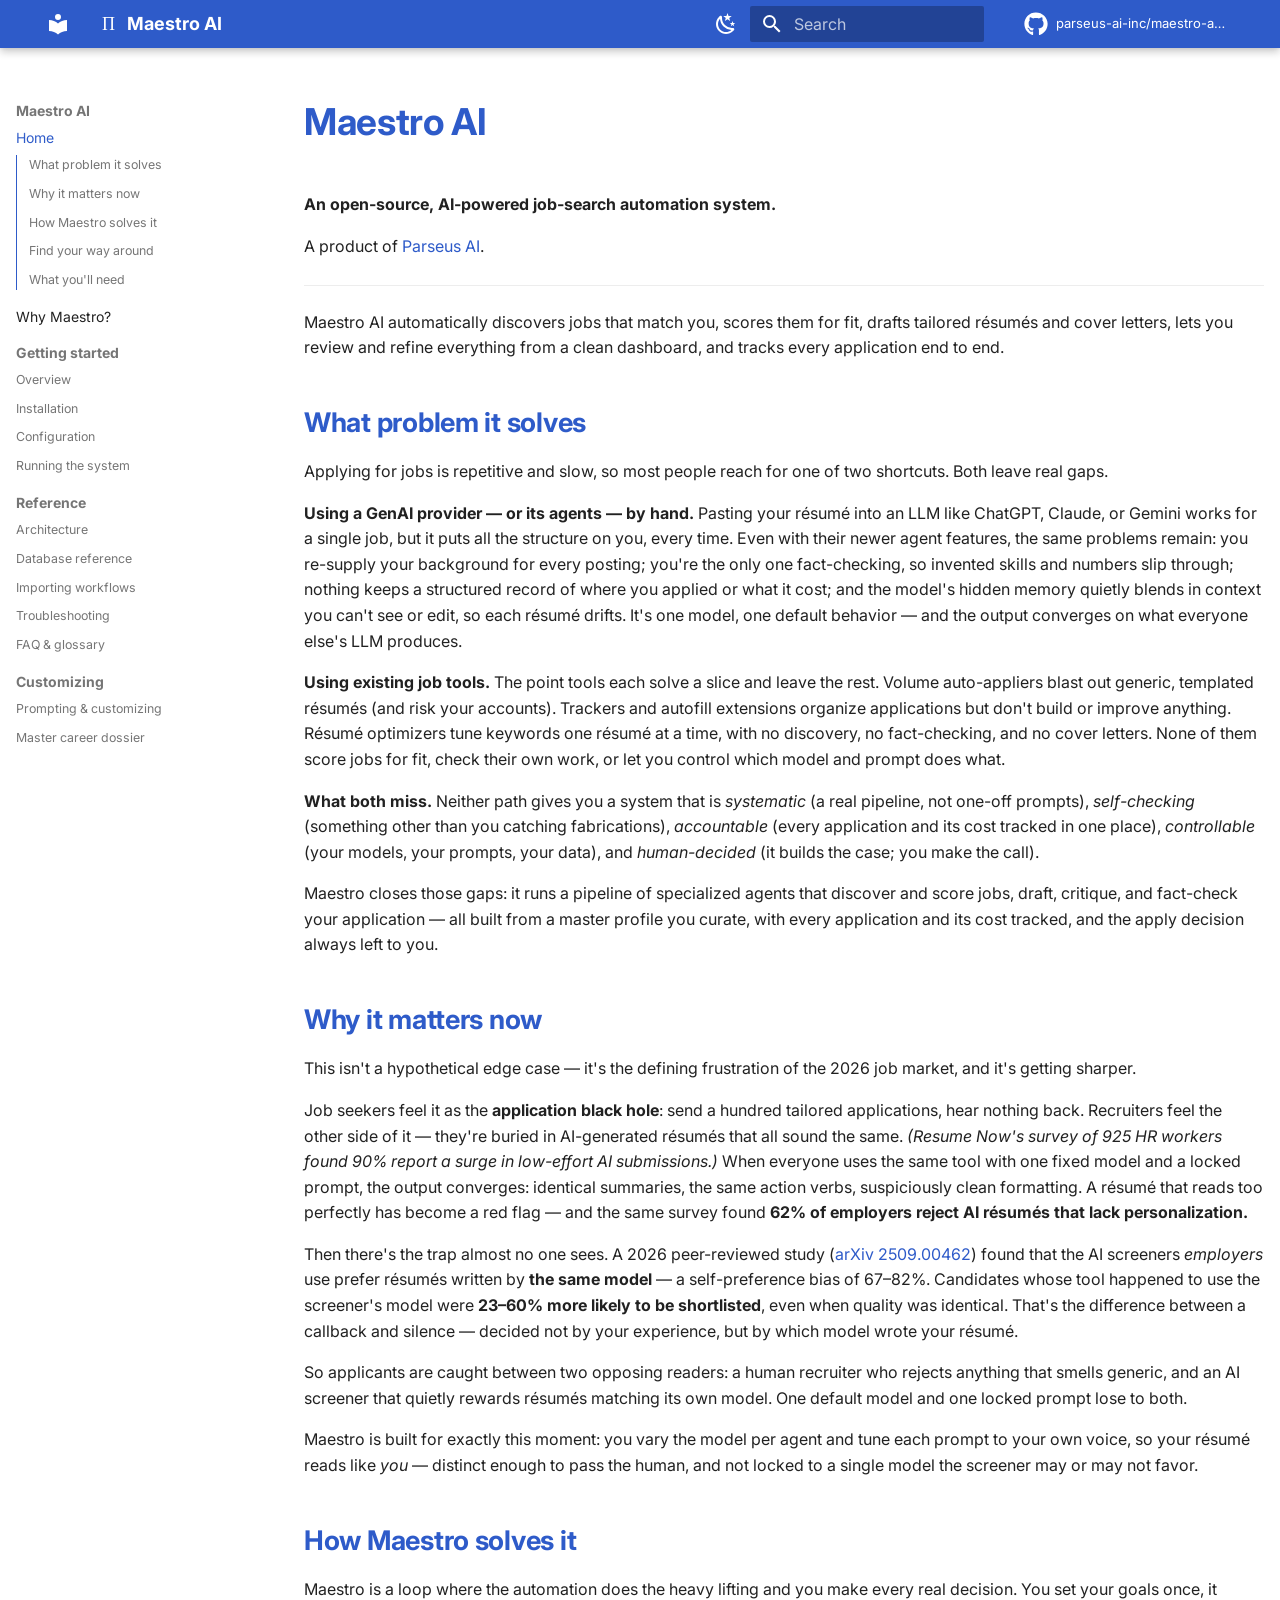
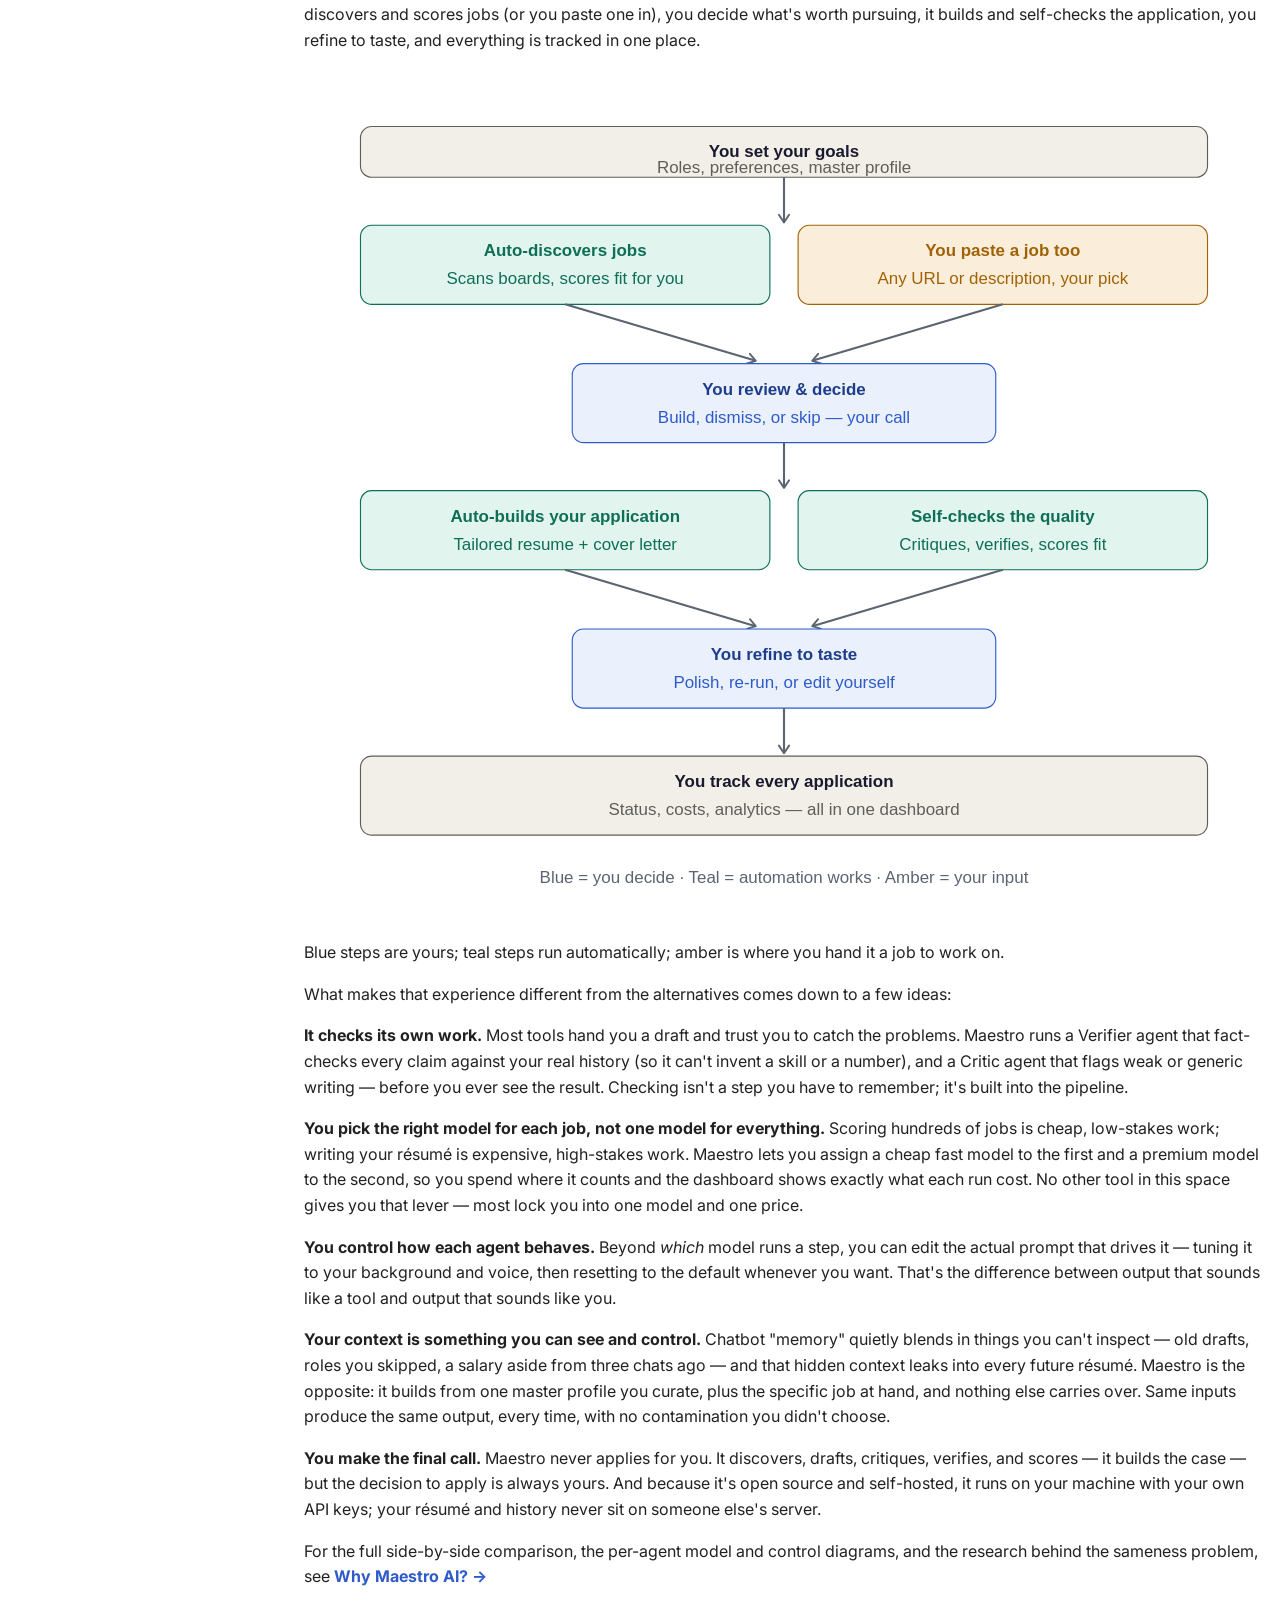
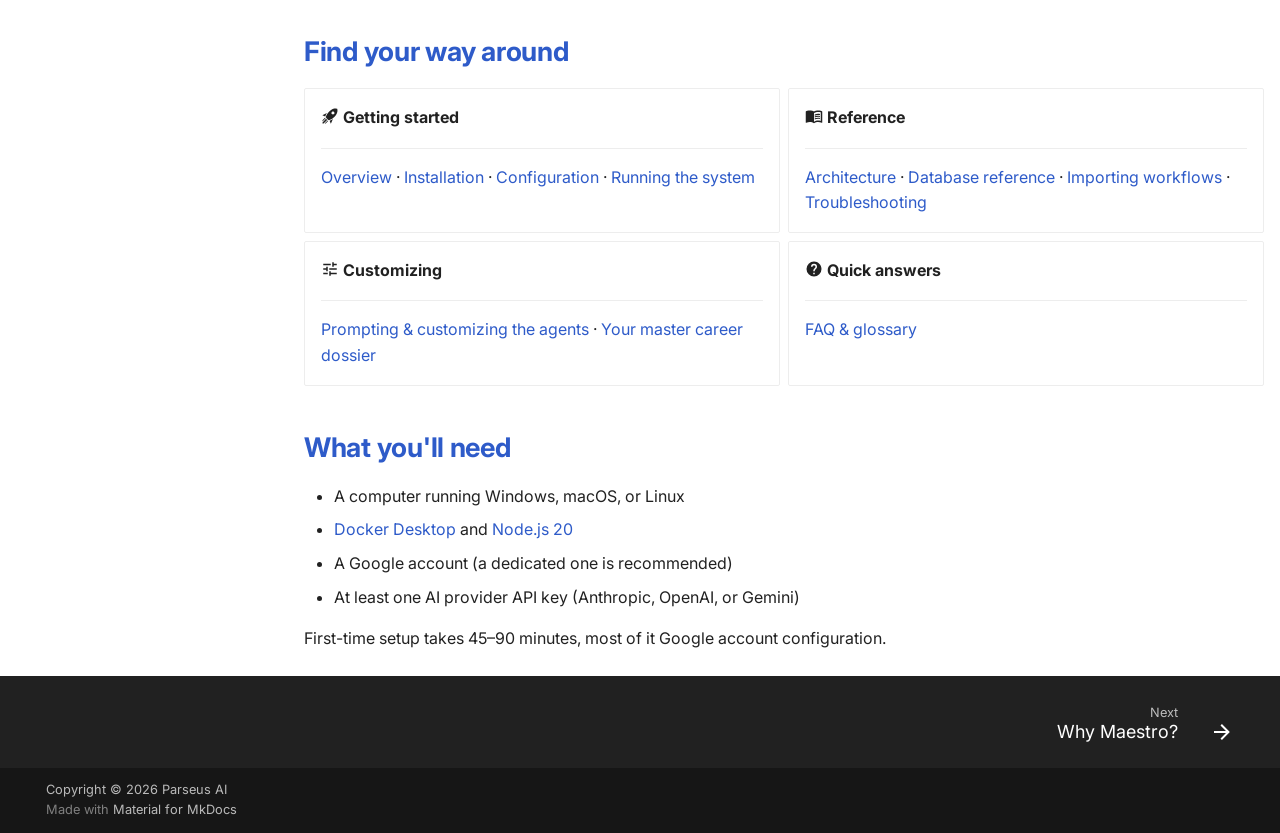
<file: site/index.html>
<!doctype html>
<html lang="en" class="no-js">
  <head>
    
      <meta charset="utf-8">
      <meta name="viewport" content="width=device-width,initial-scale=1">
      
        <meta name="description" content="An open-source, AI-powered job-search automation system.">
      
      
      
        <link rel="canonical" href="https://parseus-ai-inc.github.io/maestro-ai-backend/">
      
      
      
        <link rel="next" href="why-maestro/">
      
      
        
      
      
      <link rel="icon" href="assets/images/favicon.png">
      <meta name="generator" content="mkdocs-1.6.1, mkdocs-material-9.7.6">
    
    
      
        <title>Maestro AI</title>
      
    
    
      <link rel="stylesheet" href="assets/stylesheets/main.484c7ddc.min.css">
      
        
        <link rel="stylesheet" href="assets/stylesheets/palette.ab4e12ef.min.css">
      
      


    
    
      
    
    
      
        
        
        <link rel="preconnect" href="https://fonts.gstatic.com" crossorigin>
        <link rel="stylesheet" href="https://fonts.googleapis.com/css?family=Inter:300,300i,400,400i,700,700i%7CJetBrains+Mono:400,400i,700,700i&display=fallback">
        <style>:root{--md-text-font:"Inter";--md-code-font:"JetBrains Mono"}</style>
      
    
    
      <link rel="stylesheet" href="stylesheets/parseus.css">
    
    <script>__md_scope=new URL(".",location),__md_hash=e=>[...e].reduce(((e,_)=>(e<<5)-e+_.charCodeAt(0)),0),__md_get=(e,_=localStorage,t=__md_scope)=>JSON.parse(_.getItem(t.pathname+"."+e)),__md_set=(e,_,t=localStorage,a=__md_scope)=>{try{t.setItem(a.pathname+"."+e,JSON.stringify(_))}catch(e){}}</script>
    
      

    
    
  </head>
  
  
    
    
      
    
    
    
    
    <body dir="ltr" data-md-color-scheme="default" data-md-color-primary="custom" data-md-color-accent="custom">
  
    
    <input class="md-toggle" data-md-toggle="drawer" type="checkbox" id="__drawer" autocomplete="off">
    <input class="md-toggle" data-md-toggle="search" type="checkbox" id="__search" autocomplete="off">
    <label class="md-overlay" for="__drawer"></label>
    <div data-md-component="skip">
      
        
        <a href="#maestro-ai" class="md-skip">
          Skip to content
        </a>
      
    </div>
    <div data-md-component="announce">
      
    </div>
    
    
      

  

<header class="md-header md-header--shadow" data-md-component="header">
  <nav class="md-header__inner md-grid" aria-label="Header">
    <a href="." title="Maestro AI" class="md-header__button md-logo" aria-label="Maestro AI" data-md-component="logo">
      
  
  <svg xmlns="http://www.w3.org/2000/svg" viewBox="0 0 24 24"><path d="M12 8a3 3 0 0 0 3-3 3 3 0 0 0-3-3 3 3 0 0 0-3 3 3 3 0 0 0 3 3m0 3.54C9.64 9.35 6.5 8 3 8v11c3.5 0 6.64 1.35 9 3.54 2.36-2.19 5.5-3.54 9-3.54V8c-3.5 0-6.64 1.35-9 3.54"/></svg>

    </a>
    <label class="md-header__button md-icon" for="__drawer">
      
      <svg xmlns="http://www.w3.org/2000/svg" viewBox="0 0 24 24"><path d="M3 6h18v2H3zm0 5h18v2H3zm0 5h18v2H3z"/></svg>
    </label>
    <div class="md-header__title" data-md-component="header-title">
      <div class="md-header__ellipsis">
        <div class="md-header__topic">
          <span class="md-ellipsis">
            Maestro AI
          </span>
        </div>
        <div class="md-header__topic" data-md-component="header-topic">
          <span class="md-ellipsis">
            
              Home
            
          </span>
        </div>
      </div>
    </div>
    
      
        <form class="md-header__option" data-md-component="palette">
  
    
    
    
    <input class="md-option" data-md-color-media="(prefers-color-scheme: light)" data-md-color-scheme="default" data-md-color-primary="custom" data-md-color-accent="custom"  aria-label="Switch to dark mode"  type="radio" name="__palette" id="__palette_0">
    
      <label class="md-header__button md-icon" title="Switch to dark mode" for="__palette_1" hidden>
        <svg xmlns="http://www.w3.org/2000/svg" viewBox="0 0 24 24"><path d="m17.75 4.09-2.53 1.94.91 3.06-2.63-1.81-2.63 1.81.91-3.06-2.53-1.94L12.44 4l1.06-3 1.06 3zm3.5 6.91-1.64 1.25.59 1.98-1.7-1.17-1.7 1.17.59-1.98L15.75 11l2.06-.05L18.5 9l.69 1.95zm-2.28 4.95c.83-.08 1.72 1.1 1.19 1.85-.32.45-.66.87-1.08 1.27C15.17 23 8.84 23 4.94 19.07c-3.91-3.9-3.91-10.24 0-14.14.4-.4.82-.76 1.27-1.08.75-.53 1.93.36 1.85 1.19-.27 2.86.69 5.83 2.89 8.02a9.96 9.96 0 0 0 8.02 2.89m-1.64 2.02a12.08 12.08 0 0 1-7.8-3.47c-2.17-2.19-3.33-5-3.49-7.82-2.81 3.14-2.7 7.96.31 10.98 3.02 3.01 7.84 3.12 10.98.31"/></svg>
      </label>
    
  
    
    
    
    <input class="md-option" data-md-color-media="(prefers-color-scheme: dark)" data-md-color-scheme="slate" data-md-color-primary="custom" data-md-color-accent="custom"  aria-label="Switch to light mode"  type="radio" name="__palette" id="__palette_1">
    
      <label class="md-header__button md-icon" title="Switch to light mode" for="__palette_0" hidden>
        <svg xmlns="http://www.w3.org/2000/svg" viewBox="0 0 24 24"><path d="M12 7a5 5 0 0 1 5 5 5 5 0 0 1-5 5 5 5 0 0 1-5-5 5 5 0 0 1 5-5m0 2a3 3 0 0 0-3 3 3 3 0 0 0 3 3 3 3 0 0 0 3-3 3 3 0 0 0-3-3m0-7 2.39 3.42C13.65 5.15 12.84 5 12 5s-1.65.15-2.39.42zM3.34 7l4.16-.35A7.2 7.2 0 0 0 5.94 8.5c-.44.74-.69 1.5-.83 2.29zm.02 10 1.76-3.77a7.131 7.131 0 0 0 2.38 4.14zM20.65 7l-1.77 3.79a7.02 7.02 0 0 0-2.38-4.15zm-.01 10-4.14.36c.59-.51 1.12-1.14 1.54-1.86.42-.73.69-1.5.83-2.29zM12 22l-2.41-3.44c.74.27 1.55.44 2.41.44.82 0 1.63-.17 2.37-.44z"/></svg>
      </label>
    
  
</form>
      
    
    
      <script>var palette=__md_get("__palette");if(palette&&palette.color){if("(prefers-color-scheme)"===palette.color.media){var media=matchMedia("(prefers-color-scheme: light)"),input=document.querySelector(media.matches?"[data-md-color-media='(prefers-color-scheme: light)']":"[data-md-color-media='(prefers-color-scheme: dark)']");palette.color.media=input.getAttribute("data-md-color-media"),palette.color.scheme=input.getAttribute("data-md-color-scheme"),palette.color.primary=input.getAttribute("data-md-color-primary"),palette.color.accent=input.getAttribute("data-md-color-accent")}for(var[key,value]of Object.entries(palette.color))document.body.setAttribute("data-md-color-"+key,value)}</script>
    
    
    
      
      
        <label class="md-header__button md-icon" for="__search">
          
          <svg xmlns="http://www.w3.org/2000/svg" viewBox="0 0 24 24"><path d="M9.5 3A6.5 6.5 0 0 1 16 9.5c0 1.61-.59 3.09-1.56 4.23l.27.27h.79l5 5-1.5 1.5-5-5v-.79l-.27-.27A6.52 6.52 0 0 1 9.5 16 6.5 6.5 0 0 1 3 9.5 6.5 6.5 0 0 1 9.5 3m0 2C7 5 5 7 5 9.5S7 14 9.5 14 14 12 14 9.5 12 5 9.5 5"/></svg>
        </label>
        <div class="md-search" data-md-component="search" role="dialog">
  <label class="md-search__overlay" for="__search"></label>
  <div class="md-search__inner" role="search">
    <form class="md-search__form" name="search">
      <input type="text" class="md-search__input" name="query" aria-label="Search" placeholder="Search" autocapitalize="off" autocorrect="off" autocomplete="off" spellcheck="false" data-md-component="search-query" required>
      <label class="md-search__icon md-icon" for="__search">
        
        <svg xmlns="http://www.w3.org/2000/svg" viewBox="0 0 24 24"><path d="M9.5 3A6.5 6.5 0 0 1 16 9.5c0 1.61-.59 3.09-1.56 4.23l.27.27h.79l5 5-1.5 1.5-5-5v-.79l-.27-.27A6.52 6.52 0 0 1 9.5 16 6.5 6.5 0 0 1 3 9.5 6.5 6.5 0 0 1 9.5 3m0 2C7 5 5 7 5 9.5S7 14 9.5 14 14 12 14 9.5 12 5 9.5 5"/></svg>
        
        <svg xmlns="http://www.w3.org/2000/svg" viewBox="0 0 24 24"><path d="M20 11v2H8l5.5 5.5-1.42 1.42L4.16 12l7.92-7.92L13.5 5.5 8 11z"/></svg>
      </label>
      <nav class="md-search__options" aria-label="Search">
        
        <button type="reset" class="md-search__icon md-icon" title="Clear" aria-label="Clear" tabindex="-1">
          
          <svg xmlns="http://www.w3.org/2000/svg" viewBox="0 0 24 24"><path d="M19 6.41 17.59 5 12 10.59 6.41 5 5 6.41 10.59 12 5 17.59 6.41 19 12 13.41 17.59 19 19 17.59 13.41 12z"/></svg>
        </button>
      </nav>
      
        <div class="md-search__suggest" data-md-component="search-suggest"></div>
      
    </form>
    <div class="md-search__output">
      <div class="md-search__scrollwrap" tabindex="0" data-md-scrollfix>
        <div class="md-search-result" data-md-component="search-result">
          <div class="md-search-result__meta">
            Initializing search
          </div>
          <ol class="md-search-result__list" role="presentation"></ol>
        </div>
      </div>
    </div>
  </div>
</div>
      
    
    
      <div class="md-header__source">
        <a href="https://github.com/parseus-ai-inc/maestro-ai-backend" title="Go to repository" class="md-source" data-md-component="source">
  <div class="md-source__icon md-icon">
    
    <svg xmlns="http://www.w3.org/2000/svg" viewBox="0 0 512 512"><!--! Font Awesome Free 7.1.0 by @fontawesome - https://fontawesome.com License - https://fontawesome.com/license/free (Icons: CC BY 4.0, Fonts: SIL OFL 1.1, Code: MIT License) Copyright 2025 Fonticons, Inc.--><path d="M173.9 397.4c0 2-2.3 3.6-5.2 3.6-3.3.3-5.6-1.3-5.6-3.6 0-2 2.3-3.6 5.2-3.6 3-.3 5.6 1.3 5.6 3.6m-31.1-4.5c-.7 2 1.3 4.3 4.3 4.9 2.6 1 5.6 0 6.2-2s-1.3-4.3-4.3-5.2c-2.6-.7-5.5.3-6.2 2.3m44.2-1.7c-2.9.7-4.9 2.6-4.6 4.9.3 2 2.9 3.3 5.9 2.6 2.9-.7 4.9-2.6 4.6-4.6-.3-1.9-3-3.2-5.9-2.9M252.8 8C114.1 8 8 113.3 8 252c0 110.9 69.8 205.8 169.5 239.2 12.8 2.3 17.3-5.6 17.3-12.1 0-6.2-.3-40.4-.3-61.4 0 0-70 15-84.7-29.8 0 0-11.4-29.1-27.8-36.6 0 0-22.9-15.7 1.6-15.4 0 0 24.9 2 38.6 25.8 21.9 38.6 58.6 27.5 72.9 20.9 2.3-16 8.8-27.1 16-33.7-55.9-6.2-112.3-14.3-112.3-110.5 0-27.5 7.6-41.3 23.6-58.9-2.6-6.5-11.1-33.3 2.6-67.9 20.9-6.5 69 27 69 27 20-5.6 41.5-8.5 62.8-8.5s42.8 2.9 62.8 8.5c0 0 48.1-33.6 69-27 13.7 34.7 5.2 61.4 2.6 67.9 16 17.7 25.8 31.5 25.8 58.9 0 96.5-58.9 104.2-114.8 110.5 9.2 7.9 17 22.9 17 46.4 0 33.7-.3 75.4-.3 83.6 0 6.5 4.6 14.4 17.3 12.1C436.2 457.8 504 362.9 504 252 504 113.3 391.5 8 252.8 8M105.2 352.9c-1.3 1-1 3.3.7 5.2 1.6 1.6 3.9 2.3 5.2 1 1.3-1 1-3.3-.7-5.2-1.6-1.6-3.9-2.3-5.2-1m-10.8-8.1c-.7 1.3.3 2.9 2.3 3.9 1.6 1 3.6.7 4.3-.7.7-1.3-.3-2.9-2.3-3.9-2-.6-3.6-.3-4.3.7m32.4 35.6c-1.6 1.3-1 4.3 1.3 6.2 2.3 2.3 5.2 2.6 6.5 1 1.3-1.3.7-4.3-1.3-6.2-2.2-2.3-5.2-2.6-6.5-1m-11.4-14.7c-1.6 1-1.6 3.6 0 5.9s4.3 3.3 5.6 2.3c1.6-1.3 1.6-3.9 0-6.2-1.4-2.3-4-3.3-5.6-2"/></svg>
  </div>
  <div class="md-source__repository">
    parseus-ai-inc/maestro-ai-backend
  </div>
</a>
      </div>
    
  </nav>
  
</header>
    
    <div class="md-container" data-md-component="container">
      
      
        
          
        
      
      <main class="md-main" data-md-component="main">
        <div class="md-main__inner md-grid">
          
            
              
              <div class="md-sidebar md-sidebar--primary" data-md-component="sidebar" data-md-type="navigation" >
                <div class="md-sidebar__scrollwrap">
                  <div class="md-sidebar__inner">
                    



  

<nav class="md-nav md-nav--primary md-nav--integrated" aria-label="Navigation" data-md-level="0">
  <label class="md-nav__title" for="__drawer">
    <a href="." title="Maestro AI" class="md-nav__button md-logo" aria-label="Maestro AI" data-md-component="logo">
      
  
  <svg xmlns="http://www.w3.org/2000/svg" viewBox="0 0 24 24"><path d="M12 8a3 3 0 0 0 3-3 3 3 0 0 0-3-3 3 3 0 0 0-3 3 3 3 0 0 0 3 3m0 3.54C9.64 9.35 6.5 8 3 8v11c3.5 0 6.64 1.35 9 3.54 2.36-2.19 5.5-3.54 9-3.54V8c-3.5 0-6.64 1.35-9 3.54"/></svg>

    </a>
    Maestro AI
  </label>
  
    <div class="md-nav__source">
      <a href="https://github.com/parseus-ai-inc/maestro-ai-backend" title="Go to repository" class="md-source" data-md-component="source">
  <div class="md-source__icon md-icon">
    
    <svg xmlns="http://www.w3.org/2000/svg" viewBox="0 0 512 512"><!--! Font Awesome Free 7.1.0 by @fontawesome - https://fontawesome.com License - https://fontawesome.com/license/free (Icons: CC BY 4.0, Fonts: SIL OFL 1.1, Code: MIT License) Copyright 2025 Fonticons, Inc.--><path d="M173.9 397.4c0 2-2.3 3.6-5.2 3.6-3.3.3-5.6-1.3-5.6-3.6 0-2 2.3-3.6 5.2-3.6 3-.3 5.6 1.3 5.6 3.6m-31.1-4.5c-.7 2 1.3 4.3 4.3 4.9 2.6 1 5.6 0 6.2-2s-1.3-4.3-4.3-5.2c-2.6-.7-5.5.3-6.2 2.3m44.2-1.7c-2.9.7-4.9 2.6-4.6 4.9.3 2 2.9 3.3 5.9 2.6 2.9-.7 4.9-2.6 4.6-4.6-.3-1.9-3-3.2-5.9-2.9M252.8 8C114.1 8 8 113.3 8 252c0 110.9 69.8 205.8 169.5 239.2 12.8 2.3 17.3-5.6 17.3-12.1 0-6.2-.3-40.4-.3-61.4 0 0-70 15-84.7-29.8 0 0-11.4-29.1-27.8-36.6 0 0-22.9-15.7 1.6-15.4 0 0 24.9 2 38.6 25.8 21.9 38.6 58.6 27.5 72.9 20.9 2.3-16 8.8-27.1 16-33.7-55.9-6.2-112.3-14.3-112.3-110.5 0-27.5 7.6-41.3 23.6-58.9-2.6-6.5-11.1-33.3 2.6-67.9 20.9-6.5 69 27 69 27 20-5.6 41.5-8.5 62.8-8.5s42.8 2.9 62.8 8.5c0 0 48.1-33.6 69-27 13.7 34.7 5.2 61.4 2.6 67.9 16 17.7 25.8 31.5 25.8 58.9 0 96.5-58.9 104.2-114.8 110.5 9.2 7.9 17 22.9 17 46.4 0 33.7-.3 75.4-.3 83.6 0 6.5 4.6 14.4 17.3 12.1C436.2 457.8 504 362.9 504 252 504 113.3 391.5 8 252.8 8M105.2 352.9c-1.3 1-1 3.3.7 5.2 1.6 1.6 3.9 2.3 5.2 1 1.3-1 1-3.3-.7-5.2-1.6-1.6-3.9-2.3-5.2-1m-10.8-8.1c-.7 1.3.3 2.9 2.3 3.9 1.6 1 3.6.7 4.3-.7.7-1.3-.3-2.9-2.3-3.9-2-.6-3.6-.3-4.3.7m32.4 35.6c-1.6 1.3-1 4.3 1.3 6.2 2.3 2.3 5.2 2.6 6.5 1 1.3-1.3.7-4.3-1.3-6.2-2.2-2.3-5.2-2.6-6.5-1m-11.4-14.7c-1.6 1-1.6 3.6 0 5.9s4.3 3.3 5.6 2.3c1.6-1.3 1.6-3.9 0-6.2-1.4-2.3-4-3.3-5.6-2"/></svg>
  </div>
  <div class="md-source__repository">
    parseus-ai-inc/maestro-ai-backend
  </div>
</a>
    </div>
  
  <ul class="md-nav__list" data-md-scrollfix>
    
      
      
  
  
    
  
  
  
    <li class="md-nav__item md-nav__item--active">
      
      <input class="md-nav__toggle md-toggle" type="checkbox" id="__toc">
      
      
        
      
      
        <label class="md-nav__link md-nav__link--active" for="__toc">
          
  
  
  <span class="md-ellipsis">
    
  
    Home
  

    
  </span>
  
  

          <span class="md-nav__icon md-icon"></span>
        </label>
      
      <a href="." class="md-nav__link md-nav__link--active">
        
  
  
  <span class="md-ellipsis">
    
  
    Home
  

    
  </span>
  
  

      </a>
      
        

<nav class="md-nav md-nav--secondary" aria-label="Table of contents">
  
  
  
    
  
  
    <label class="md-nav__title" for="__toc">
      <span class="md-nav__icon md-icon"></span>
      Table of contents
    </label>
    <ul class="md-nav__list" data-md-component="toc" data-md-scrollfix>
      
        <li class="md-nav__item">
  <a href="#what-problem-it-solves" class="md-nav__link">
    <span class="md-ellipsis">
      
        What problem it solves
      
    </span>
  </a>
  
</li>
      
        <li class="md-nav__item">
  <a href="#why-it-matters-now" class="md-nav__link">
    <span class="md-ellipsis">
      
        Why it matters now
      
    </span>
  </a>
  
</li>
      
        <li class="md-nav__item">
  <a href="#how-maestro-solves-it" class="md-nav__link">
    <span class="md-ellipsis">
      
        How Maestro solves it
      
    </span>
  </a>
  
</li>
      
        <li class="md-nav__item">
  <a href="#find-your-way-around" class="md-nav__link">
    <span class="md-ellipsis">
      
        Find your way around
      
    </span>
  </a>
  
</li>
      
        <li class="md-nav__item">
  <a href="#what-youll-need" class="md-nav__link">
    <span class="md-ellipsis">
      
        What you'll need
      
    </span>
  </a>
  
</li>
      
    </ul>
  
</nav>
      
    </li>
  

    
      
      
  
  
  
  
    <li class="md-nav__item">
      <a href="why-maestro/" class="md-nav__link">
        
  
  
  <span class="md-ellipsis">
    
  
    Why Maestro?
  

    
  </span>
  
  

      </a>
    </li>
  

    
      
      
  
  
  
  
    
    
    
    
      
        
        
      
    
    
    <li class="md-nav__item md-nav__item--section md-nav__item--nested">
      
        
        
        <input class="md-nav__toggle md-toggle " type="checkbox" id="__nav_3" >
        
          
          <label class="md-nav__link" for="__nav_3" id="__nav_3_label" tabindex="">
            
  
  
  <span class="md-ellipsis">
    
  
    Getting started
  

    
  </span>
  
  

            <span class="md-nav__icon md-icon"></span>
          </label>
        
        <nav class="md-nav" data-md-level="1" aria-labelledby="__nav_3_label" aria-expanded="false">
          <label class="md-nav__title" for="__nav_3">
            <span class="md-nav__icon md-icon"></span>
            
  
    Getting started
  

          </label>
          <ul class="md-nav__list" data-md-scrollfix>
            
              
                
  
  
  
  
    <li class="md-nav__item">
      <a href="01-overview/" class="md-nav__link">
        
  
  
  <span class="md-ellipsis">
    
  
    Overview
  

    
  </span>
  
  

      </a>
    </li>
  

              
            
              
                
  
  
  
  
    <li class="md-nav__item">
      <a href="02-installation/" class="md-nav__link">
        
  
  
  <span class="md-ellipsis">
    
  
    Installation
  

    
  </span>
  
  

      </a>
    </li>
  

              
            
              
                
  
  
  
  
    <li class="md-nav__item">
      <a href="03-configuration/" class="md-nav__link">
        
  
  
  <span class="md-ellipsis">
    
  
    Configuration
  

    
  </span>
  
  

      </a>
    </li>
  

              
            
              
                
  
  
  
  
    <li class="md-nav__item">
      <a href="04-running/" class="md-nav__link">
        
  
  
  <span class="md-ellipsis">
    
  
    Running the system
  

    
  </span>
  
  

      </a>
    </li>
  

              
            
          </ul>
        </nav>
      
    </li>
  

    
      
      
  
  
  
  
    
    
    
    
      
        
        
      
    
    
    <li class="md-nav__item md-nav__item--section md-nav__item--nested">
      
        
        
        <input class="md-nav__toggle md-toggle " type="checkbox" id="__nav_4" >
        
          
          <label class="md-nav__link" for="__nav_4" id="__nav_4_label" tabindex="">
            
  
  
  <span class="md-ellipsis">
    
  
    Reference
  

    
  </span>
  
  

            <span class="md-nav__icon md-icon"></span>
          </label>
        
        <nav class="md-nav" data-md-level="1" aria-labelledby="__nav_4_label" aria-expanded="false">
          <label class="md-nav__title" for="__nav_4">
            <span class="md-nav__icon md-icon"></span>
            
  
    Reference
  

          </label>
          <ul class="md-nav__list" data-md-scrollfix>
            
              
                
  
  
  
  
    <li class="md-nav__item">
      <a href="05-architecture/" class="md-nav__link">
        
  
  
  <span class="md-ellipsis">
    
  
    Architecture
  

    
  </span>
  
  

      </a>
    </li>
  

              
            
              
                
  
  
  
  
    <li class="md-nav__item">
      <a href="06-database-reference/" class="md-nav__link">
        
  
  
  <span class="md-ellipsis">
    
  
    Database reference
  

    
  </span>
  
  

      </a>
    </li>
  

              
            
              
                
  
  
  
  
    <li class="md-nav__item">
      <a href="11-importing-workflows/" class="md-nav__link">
        
  
  
  <span class="md-ellipsis">
    
  
    Importing workflows
  

    
  </span>
  
  

      </a>
    </li>
  

              
            
              
                
  
  
  
  
    <li class="md-nav__item">
      <a href="07-troubleshooting/" class="md-nav__link">
        
  
  
  <span class="md-ellipsis">
    
  
    Troubleshooting
  

    
  </span>
  
  

      </a>
    </li>
  

              
            
              
                
  
  
  
  
    <li class="md-nav__item">
      <a href="08-faq-glossary/" class="md-nav__link">
        
  
  
  <span class="md-ellipsis">
    
  
    FAQ & glossary
  

    
  </span>
  
  

      </a>
    </li>
  

              
            
          </ul>
        </nav>
      
    </li>
  

    
      
      
  
  
  
  
    
    
    
    
      
        
        
      
    
    
    <li class="md-nav__item md-nav__item--section md-nav__item--nested">
      
        
        
        <input class="md-nav__toggle md-toggle " type="checkbox" id="__nav_5" >
        
          
          <label class="md-nav__link" for="__nav_5" id="__nav_5_label" tabindex="">
            
  
  
  <span class="md-ellipsis">
    
  
    Customizing
  

    
  </span>
  
  

            <span class="md-nav__icon md-icon"></span>
          </label>
        
        <nav class="md-nav" data-md-level="1" aria-labelledby="__nav_5_label" aria-expanded="false">
          <label class="md-nav__title" for="__nav_5">
            <span class="md-nav__icon md-icon"></span>
            
  
    Customizing
  

          </label>
          <ul class="md-nav__list" data-md-scrollfix>
            
              
                
  
  
  
  
    <li class="md-nav__item">
      <a href="09-prompting/" class="md-nav__link">
        
  
  
  <span class="md-ellipsis">
    
  
    Prompting & customizing
  

    
  </span>
  
  

      </a>
    </li>
  

              
            
              
                
  
  
  
  
    <li class="md-nav__item">
      <a href="10-master-dossier/" class="md-nav__link">
        
  
  
  <span class="md-ellipsis">
    
  
    Master career dossier
  

    
  </span>
  
  

      </a>
    </li>
  

              
            
          </ul>
        </nav>
      
    </li>
  

    
  </ul>
</nav>
                  </div>
                </div>
              </div>
            
            
          
          
            <div class="md-content" data-md-component="content">
              
              <article class="md-content__inner md-typeset">
                
                  


  
  


<h1 id="maestro-ai">Maestro AI<a class="headerlink" href="#maestro-ai" title="Permanent link">&para;</a></h1>
<p><strong>An open-source, AI-powered job-search automation system.</strong></p>
<p>A product of <a href="https://parseus.ai">Parseus AI</a>.</p>
<hr />
<p>Maestro AI automatically discovers jobs that match you, scores them for fit, drafts tailored résumés and cover letters, lets you review and refine everything from a clean dashboard, and tracks every application end to end.</p>
<h2 id="what-problem-it-solves">What problem it solves<a class="headerlink" href="#what-problem-it-solves" title="Permanent link">&para;</a></h2>
<p>Applying for jobs is repetitive and slow, so most people reach for one of two shortcuts. Both leave real gaps.</p>
<p><strong>Using a GenAI provider — or its agents — by hand.</strong> Pasting your résumé into an LLM like ChatGPT, Claude, or Gemini works for a single job, but it puts all the structure on you, every time. Even with their newer agent features, the same problems remain: you re-supply your background for every posting; you're the only one fact-checking, so invented skills and numbers slip through; nothing keeps a structured record of where you applied or what it cost; and the model's hidden memory quietly blends in context you can't see or edit, so each résumé drifts. It's one model, one default behavior — and the output converges on what everyone else's LLM produces.</p>
<p><strong>Using existing job tools.</strong> The point tools each solve a slice and leave the rest. Volume auto-appliers blast out generic, templated résumés (and risk your accounts). Trackers and autofill extensions organize applications but don't build or improve anything. Résumé optimizers tune keywords one résumé at a time, with no discovery, no fact-checking, and no cover letters. None of them score jobs for fit, check their own work, or let you control which model and prompt does what.</p>
<p><strong>What both miss.</strong> Neither path gives you a system that is <em>systematic</em> (a real pipeline, not one-off prompts), <em>self-checking</em> (something other than you catching fabrications), <em>accountable</em> (every application and its cost tracked in one place), <em>controllable</em> (your models, your prompts, your data), and <em>human-decided</em> (it builds the case; you make the call).</p>
<p>Maestro closes those gaps: it runs a pipeline of specialized agents that discover and score jobs, draft, critique, and fact-check your application — all built from a master profile you curate, with every application and its cost tracked, and the apply decision always left to you.</p>
<h2 id="why-it-matters-now">Why it matters now<a class="headerlink" href="#why-it-matters-now" title="Permanent link">&para;</a></h2>
<p>This isn't a hypothetical edge case — it's the defining frustration of the 2026 job market, and it's getting sharper.</p>
<p>Job seekers feel it as the <strong>application black hole</strong>: send a hundred tailored applications, hear nothing back. Recruiters feel the other side of it — they're buried in AI-generated résumés that all sound the same. <em>(Resume Now's survey of 925 HR workers found 90% report a surge in low-effort AI submissions.)</em> When everyone uses the same tool with one fixed model and a locked prompt, the output converges: identical summaries, the same action verbs, suspiciously clean formatting. A résumé that reads too perfectly has become a red flag — and the same survey found <strong>62% of employers reject AI résumés that lack personalization.</strong></p>
<p>Then there's the trap almost no one sees. A 2026 peer-reviewed study (<a href="https://arxiv.org/abs/2509.00462">arXiv 2509.00462</a>) found that the AI screeners <em>employers</em> use prefer résumés written by <strong>the same model</strong> — a self-preference bias of 67–82%. Candidates whose tool happened to use the screener's model were <strong>23–60% more likely to be shortlisted</strong>, even when quality was identical. That's the difference between a callback and silence — decided not by your experience, but by which model wrote your résumé.</p>
<p>So applicants are caught between two opposing readers: a human recruiter who rejects anything that smells generic, and an AI screener that quietly rewards résumés matching its own model. One default model and one locked prompt lose to both.</p>
<p>Maestro is built for exactly this moment: you vary the model per agent and tune each prompt to your own voice, so your résumé reads like <em>you</em> — distinct enough to pass the human, and not locked to a single model the screener may or may not favor.</p>
<h2 id="how-maestro-solves-it">How Maestro solves it<a class="headerlink" href="#how-maestro-solves-it" title="Permanent link">&para;</a></h2>
<p>Maestro is a loop where the automation does the heavy lifting and you make every real decision. You set your goals once, it discovers and scores jobs (or you paste one in), you decide what's worth pursuing, it builds and self-checks the application, you refine to taste, and everything is tracked in one place.</p>
<p><img alt="How a job seeker experiences Maestro: you set goals, it discovers and scores jobs, you review and decide, it builds and self-checks, you refine, and you track every application." src="assets/diagrams/user-journey.svg" /></p>
<p>Blue steps are yours; teal steps run automatically; amber is where you hand it a job to work on.</p>
<p>What makes that experience different from the alternatives comes down to a few ideas:</p>
<p><strong>It checks its own work.</strong> Most tools hand you a draft and trust you to catch the problems. Maestro runs a Verifier agent that fact-checks every claim against your real history (so it can't invent a skill or a number), and a Critic agent that flags weak or generic writing — before you ever see the result. Checking isn't a step you have to remember; it's built into the pipeline.</p>
<p><strong>You pick the right model for each job, not one model for everything.</strong> Scoring hundreds of jobs is cheap, low-stakes work; writing your résumé is expensive, high-stakes work. Maestro lets you assign a cheap fast model to the first and a premium model to the second, so you spend where it counts and the dashboard shows exactly what each run cost. No other tool in this space gives you that lever — most lock you into one model and one price.</p>
<p><strong>You control how each agent behaves.</strong> Beyond <em>which</em> model runs a step, you can edit the actual prompt that drives it — tuning it to your background and voice, then resetting to the default whenever you want. That's the difference between output that sounds like a tool and output that sounds like you.</p>
<p><strong>Your context is something you can see and control.</strong> Chatbot "memory" quietly blends in things you can't inspect — old drafts, roles you skipped, a salary aside from three chats ago — and that hidden context leaks into every future résumé. Maestro is the opposite: it builds from one master profile you curate, plus the specific job at hand, and nothing else carries over. Same inputs produce the same output, every time, with no contamination you didn't choose.</p>
<p><strong>You make the final call.</strong> Maestro never applies for you. It discovers, drafts, critiques, verifies, and scores — it builds the case — but the decision to apply is always yours. And because it's open source and self-hosted, it runs on your machine with your own API keys; your résumé and history never sit on someone else's server.</p>
<p>For the full side-by-side comparison, the per-agent model and control diagrams, and the research behind the sameness problem, see <strong><a href="why-maestro/">Why Maestro AI? →</a></strong></p>
<h2 id="find-your-way-around">Find your way around<a class="headerlink" href="#find-your-way-around" title="Permanent link">&para;</a></h2>
<div class="grid cards">
<ul>
<li>
<p><span class="twemoji"><svg xmlns="http://www.w3.org/2000/svg" viewBox="0 0 24 24"><path d="m13.13 22.19-1.63-3.83c1.57-.58 3.04-1.36 4.4-2.27zM5.64 12.5l-3.83-1.63 6.1-2.77C7 9.46 6.22 10.93 5.64 12.5M21.61 2.39S16.66.269 11 5.93c-2.19 2.19-3.5 4.6-4.35 6.71-.28.75-.09 1.57.46 2.13l2.13 2.12c.55.56 1.37.74 2.12.46A19.1 19.1 0 0 0 18.07 13c5.66-5.66 3.54-10.61 3.54-10.61m-7.07 7.07c-.78-.78-.78-2.05 0-2.83s2.05-.78 2.83 0c.77.78.78 2.05 0 2.83s-2.05.78-2.83 0m-5.66 7.07-1.41-1.41zM6.24 22l3.64-3.64c-.34-.09-.67-.24-.97-.45L4.83 22zM2 22h1.41l4.77-4.76-1.42-1.41L2 20.59zm0-2.83 4.09-4.08c-.21-.3-.36-.62-.45-.97L2 17.76z"/></svg></span> <strong>Getting started</strong></p>
<hr />
<p><a href="01-overview/">Overview</a> · <a href="02-installation/">Installation</a> · <a href="03-configuration/">Configuration</a> · <a href="04-running/">Running the system</a></p>
</li>
<li>
<p><span class="twemoji"><svg xmlns="http://www.w3.org/2000/svg" viewBox="0 0 24 24"><path d="M12 21.5c-1.35-.85-3.8-1.5-5.5-1.5-1.65 0-3.35.3-4.75 1.05-.1.05-.15.05-.25.05-.25 0-.5-.25-.5-.5V6c.6-.45 1.25-.75 2-1 1.11-.35 2.33-.5 3.5-.5 1.95 0 4.05.4 5.5 1.5 1.45-1.1 3.55-1.5 5.5-1.5 1.17 0 2.39.15 3.5.5.75.25 1.4.55 2 1v14.6c0 .25-.25.5-.5.5-.1 0-.15 0-.25-.05-1.4-.75-3.1-1.05-4.75-1.05-1.7 0-4.15.65-5.5 1.5M12 8v11.5c1.35-.85 3.8-1.5 5.5-1.5 1.2 0 2.4.15 3.5.5V7c-1.1-.35-2.3-.5-3.5-.5-1.7 0-4.15.65-5.5 1.5m1 3.5c1.11-.68 2.6-1 4.5-1 .91 0 1.76.09 2.5.28V9.23c-.87-.15-1.71-.23-2.5-.23q-2.655 0-4.5.84zm4.5.17c-1.71 0-3.21.26-4.5.79v1.69c1.11-.65 2.6-.99 4.5-.99 1.04 0 1.88.08 2.5.24v-1.5c-.87-.16-1.71-.23-2.5-.23m2.5 2.9c-.87-.16-1.71-.24-2.5-.24-1.83 0-3.33.27-4.5.8v1.69c1.11-.66 2.6-.99 4.5-.99 1.04 0 1.88.08 2.5.24z"/></svg></span> <strong>Reference</strong></p>
<hr />
<p><a href="05-architecture/">Architecture</a> · <a href="06-database-reference/">Database reference</a> · <a href="11-importing-workflows/">Importing workflows</a> · <a href="07-troubleshooting/">Troubleshooting</a></p>
</li>
<li>
<p><span class="twemoji"><svg xmlns="http://www.w3.org/2000/svg" viewBox="0 0 24 24"><path d="M3 17v2h6v-2zM3 5v2h10V5zm10 16v-2h8v-2h-8v-2h-2v6zM7 9v2H3v2h4v2h2V9zm14 4v-2H11v2zm-6-4h2V7h4V5h-4V3h-2z"/></svg></span> <strong>Customizing</strong></p>
<hr />
<p><a href="09-prompting/">Prompting &amp; customizing the agents</a> · <a href="10-master-dossier/">Your master career dossier</a></p>
</li>
<li>
<p><span class="twemoji"><svg xmlns="http://www.w3.org/2000/svg" viewBox="0 0 24 24"><path d="m15.07 11.25-.9.92C13.45 12.89 13 13.5 13 15h-2v-.5c0-1.11.45-2.11 1.17-2.83l1.24-1.26c.37-.36.59-.86.59-1.41a2 2 0 0 0-2-2 2 2 0 0 0-2 2H8a4 4 0 0 1 4-4 4 4 0 0 1 4 4 3.2 3.2 0 0 1-.93 2.25M13 19h-2v-2h2M12 2A10 10 0 0 0 2 12a10 10 0 0 0 10 10 10 10 0 0 0 10-10c0-5.53-4.5-10-10-10"/></svg></span> <strong>Quick answers</strong></p>
<hr />
<p><a href="08-faq-glossary/">FAQ &amp; glossary</a></p>
</li>
</ul>
</div>
<h2 id="what-youll-need">What you'll need<a class="headerlink" href="#what-youll-need" title="Permanent link">&para;</a></h2>
<ul>
<li>A computer running Windows, macOS, or Linux</li>
<li><a href="https://www.docker.com/products/docker-desktop/">Docker Desktop</a> and <a href="https://nodejs.org">Node.js 20</a></li>
<li>A Google account (a dedicated one is recommended)</li>
<li>At least one AI provider API key (Anthropic, OpenAI, or Gemini)</li>
</ul>
<p>First-time setup takes 45–90 minutes, most of it Google account configuration.</p>












                
              </article>
            </div>
          
          
<script>var target=document.getElementById(location.hash.slice(1));target&&target.name&&(target.checked=target.name.startsWith("__tabbed_"))</script>
        </div>
        
          <button type="button" class="md-top md-icon" data-md-component="top" hidden>
  
  <svg xmlns="http://www.w3.org/2000/svg" viewBox="0 0 24 24"><path d="M13 20h-2V8l-5.5 5.5-1.42-1.42L12 4.16l7.92 7.92-1.42 1.42L13 8z"/></svg>
  Back to top
</button>
        
      </main>
      
        <footer class="md-footer">
  
    
      
      <nav class="md-footer__inner md-grid" aria-label="Footer" >
        
        
          
          <a href="why-maestro/" class="md-footer__link md-footer__link--next" aria-label="Next: Why Maestro?">
            <div class="md-footer__title">
              <span class="md-footer__direction">
                Next
              </span>
              <div class="md-ellipsis">
                Why Maestro?
              </div>
            </div>
            <div class="md-footer__button md-icon">
              
              <svg xmlns="http://www.w3.org/2000/svg" viewBox="0 0 24 24"><path d="M4 11v2h12l-5.5 5.5 1.42 1.42L19.84 12l-7.92-7.92L10.5 5.5 16 11z"/></svg>
            </div>
          </a>
        
      </nav>
    
  
  <div class="md-footer-meta md-typeset">
    <div class="md-footer-meta__inner md-grid">
      <div class="md-copyright">
  
    <div class="md-copyright__highlight">
      Copyright &copy; 2026 Parseus AI
    </div>
  
  
    Made with
    <a href="https://squidfunk.github.io/mkdocs-material/" target="_blank" rel="noopener">
      Material for MkDocs
    </a>
  
</div>
      
    </div>
  </div>
</footer>
      
    </div>
    <div class="md-dialog" data-md-component="dialog">
      <div class="md-dialog__inner md-typeset"></div>
    </div>
    
    
    
      
      
      <script id="__config" type="application/json">{"annotate": null, "base": ".", "features": ["navigation.tracking", "navigation.sections", "navigation.top", "navigation.footer", "search.suggest", "search.highlight", "content.code.copy", "toc.follow", "toc.integrate"], "search": "assets/javascripts/workers/search.2c215733.min.js", "tags": null, "translations": {"clipboard.copied": "Copied to clipboard", "clipboard.copy": "Copy to clipboard", "search.result.more.one": "1 more on this page", "search.result.more.other": "# more on this page", "search.result.none": "No matching documents", "search.result.one": "1 matching document", "search.result.other": "# matching documents", "search.result.placeholder": "Type to start searching", "search.result.term.missing": "Missing", "select.version": "Select version"}, "version": null}</script>
    
    
      <script src="assets/javascripts/bundle.79ae519e.min.js"></script>
      
    
  </body>
</html>
</file>
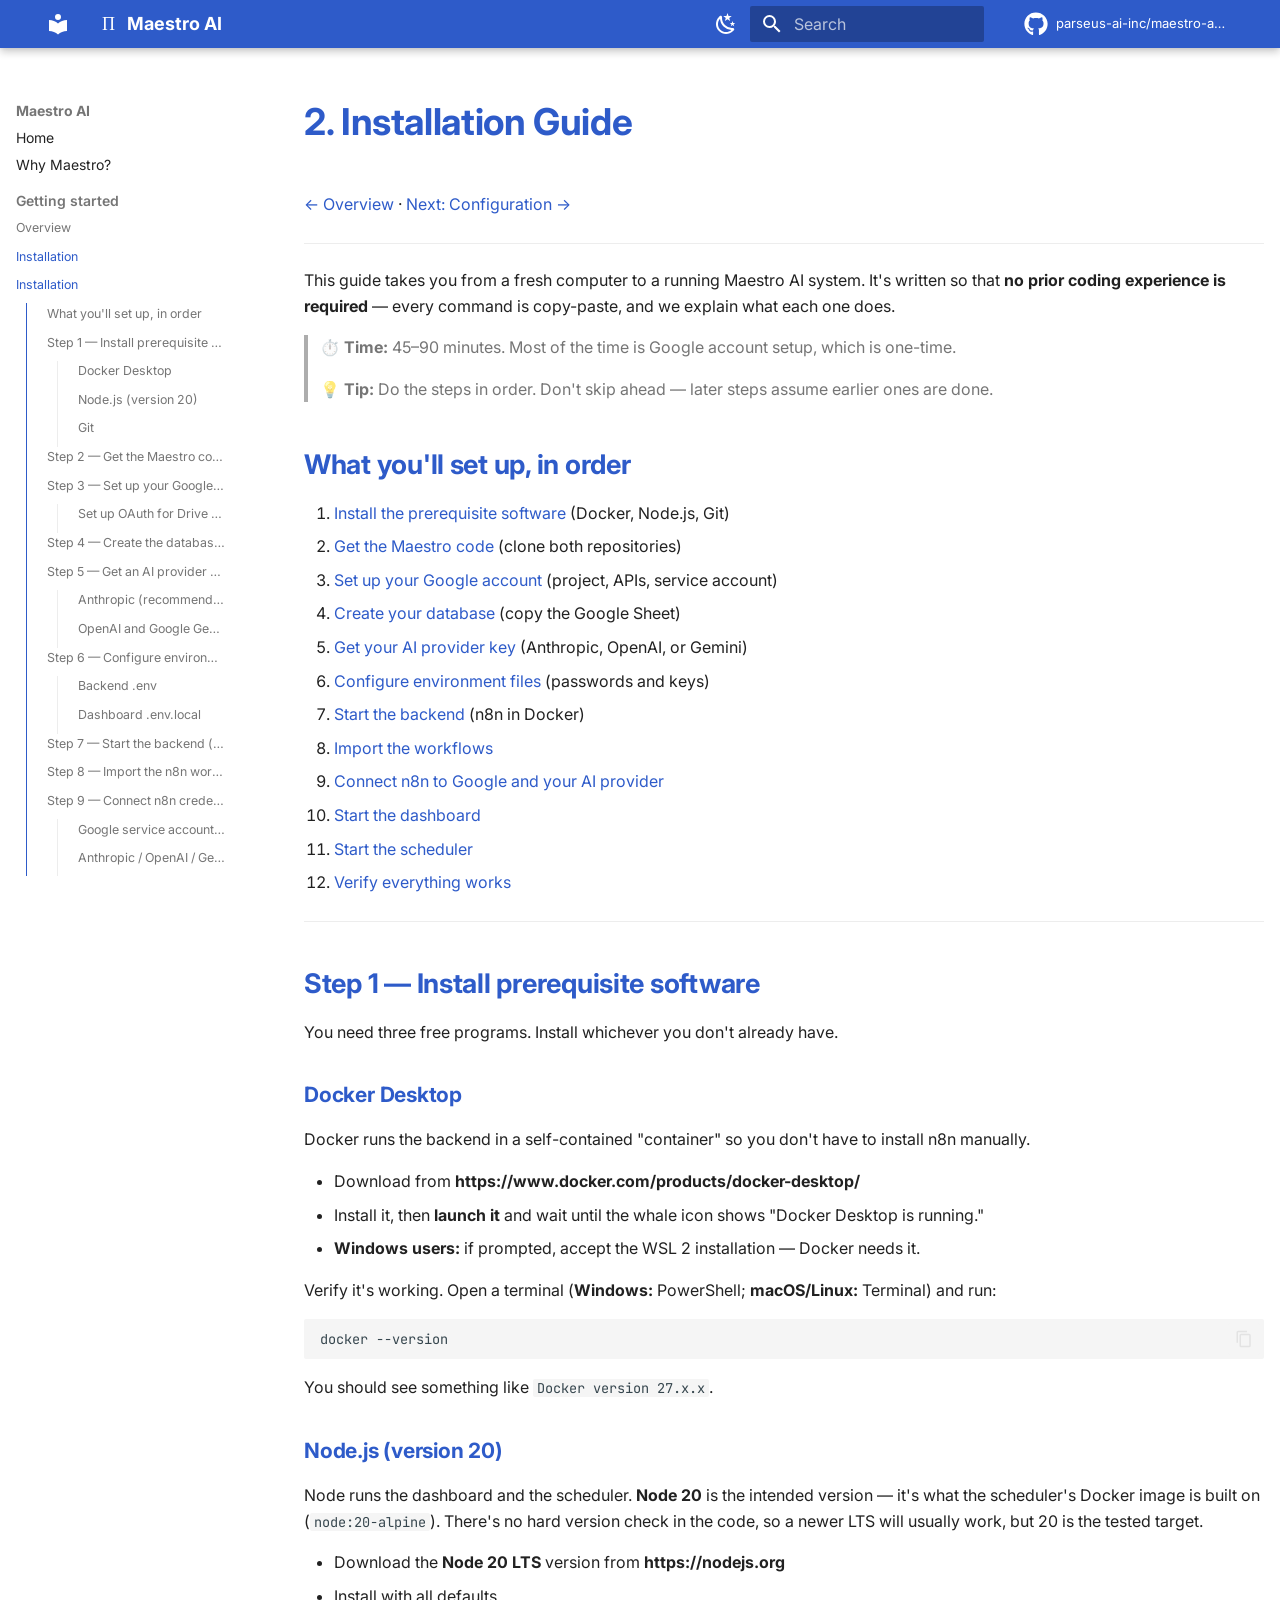
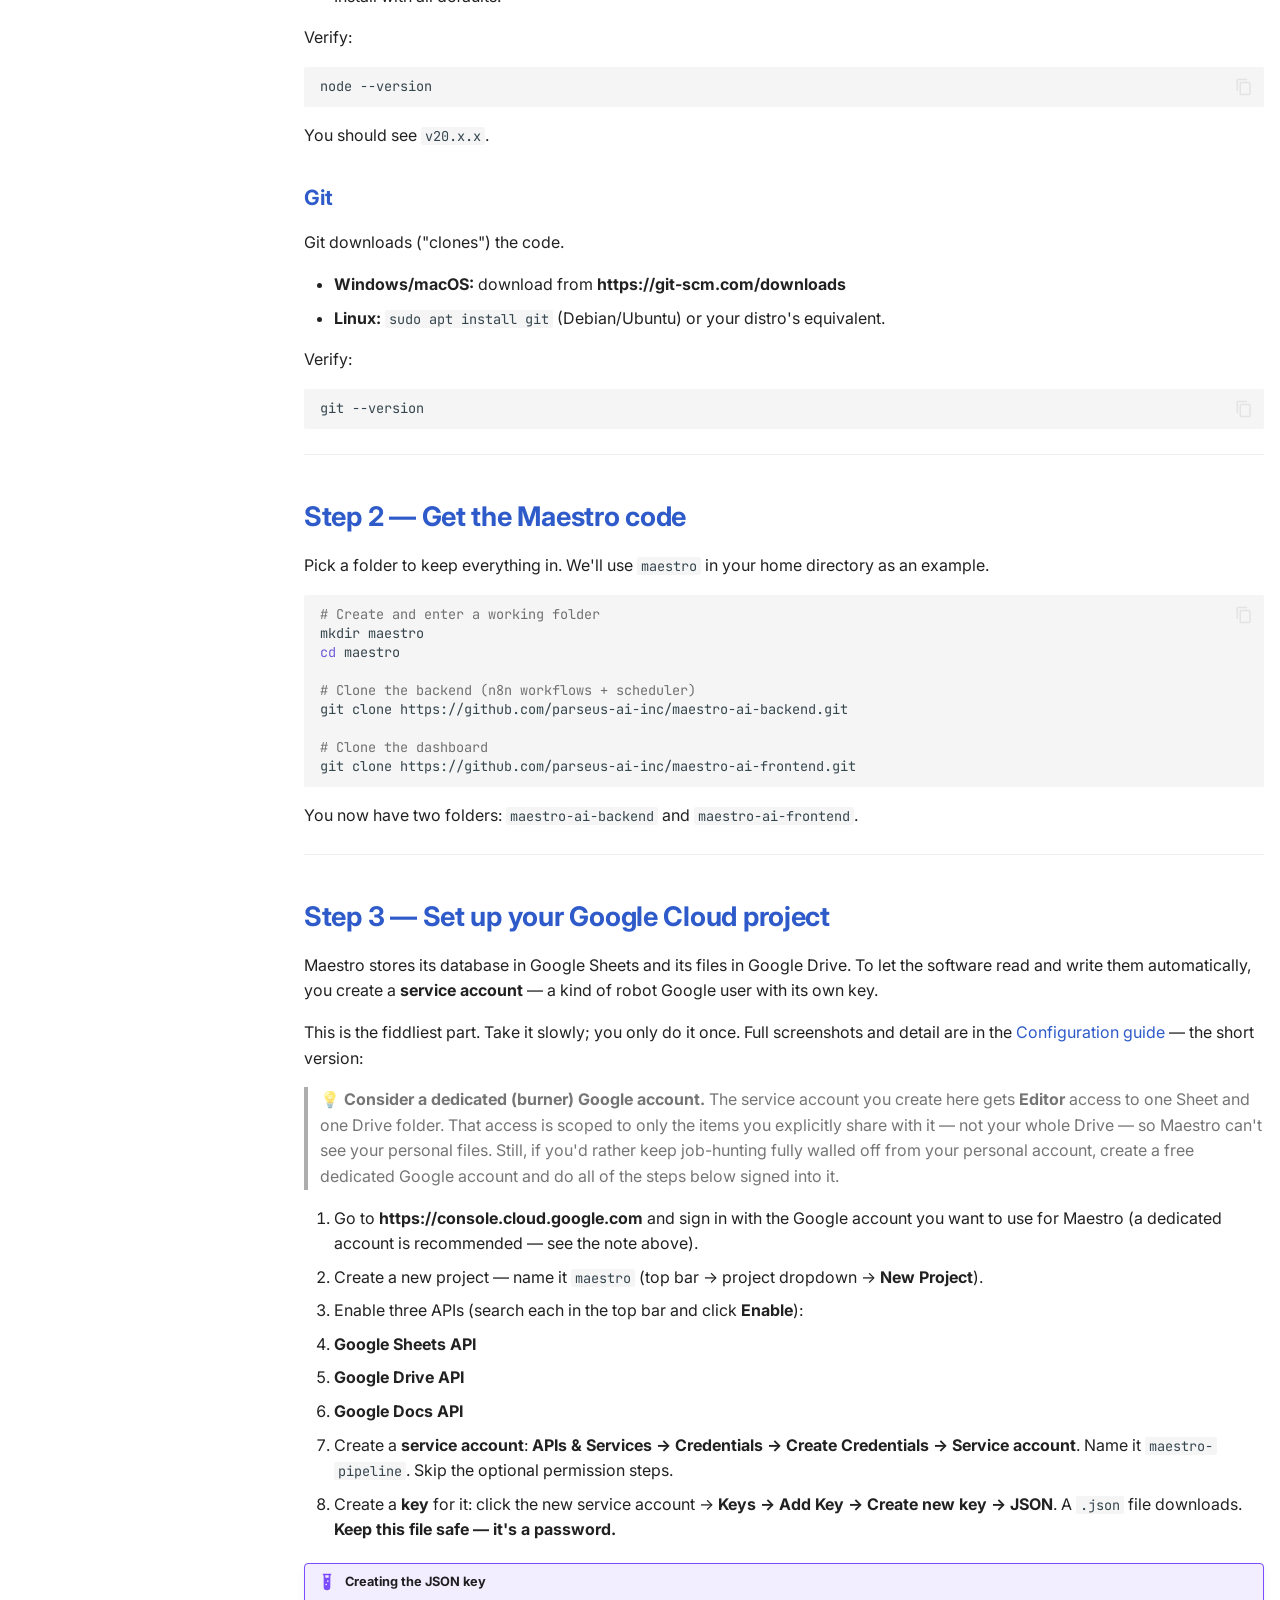
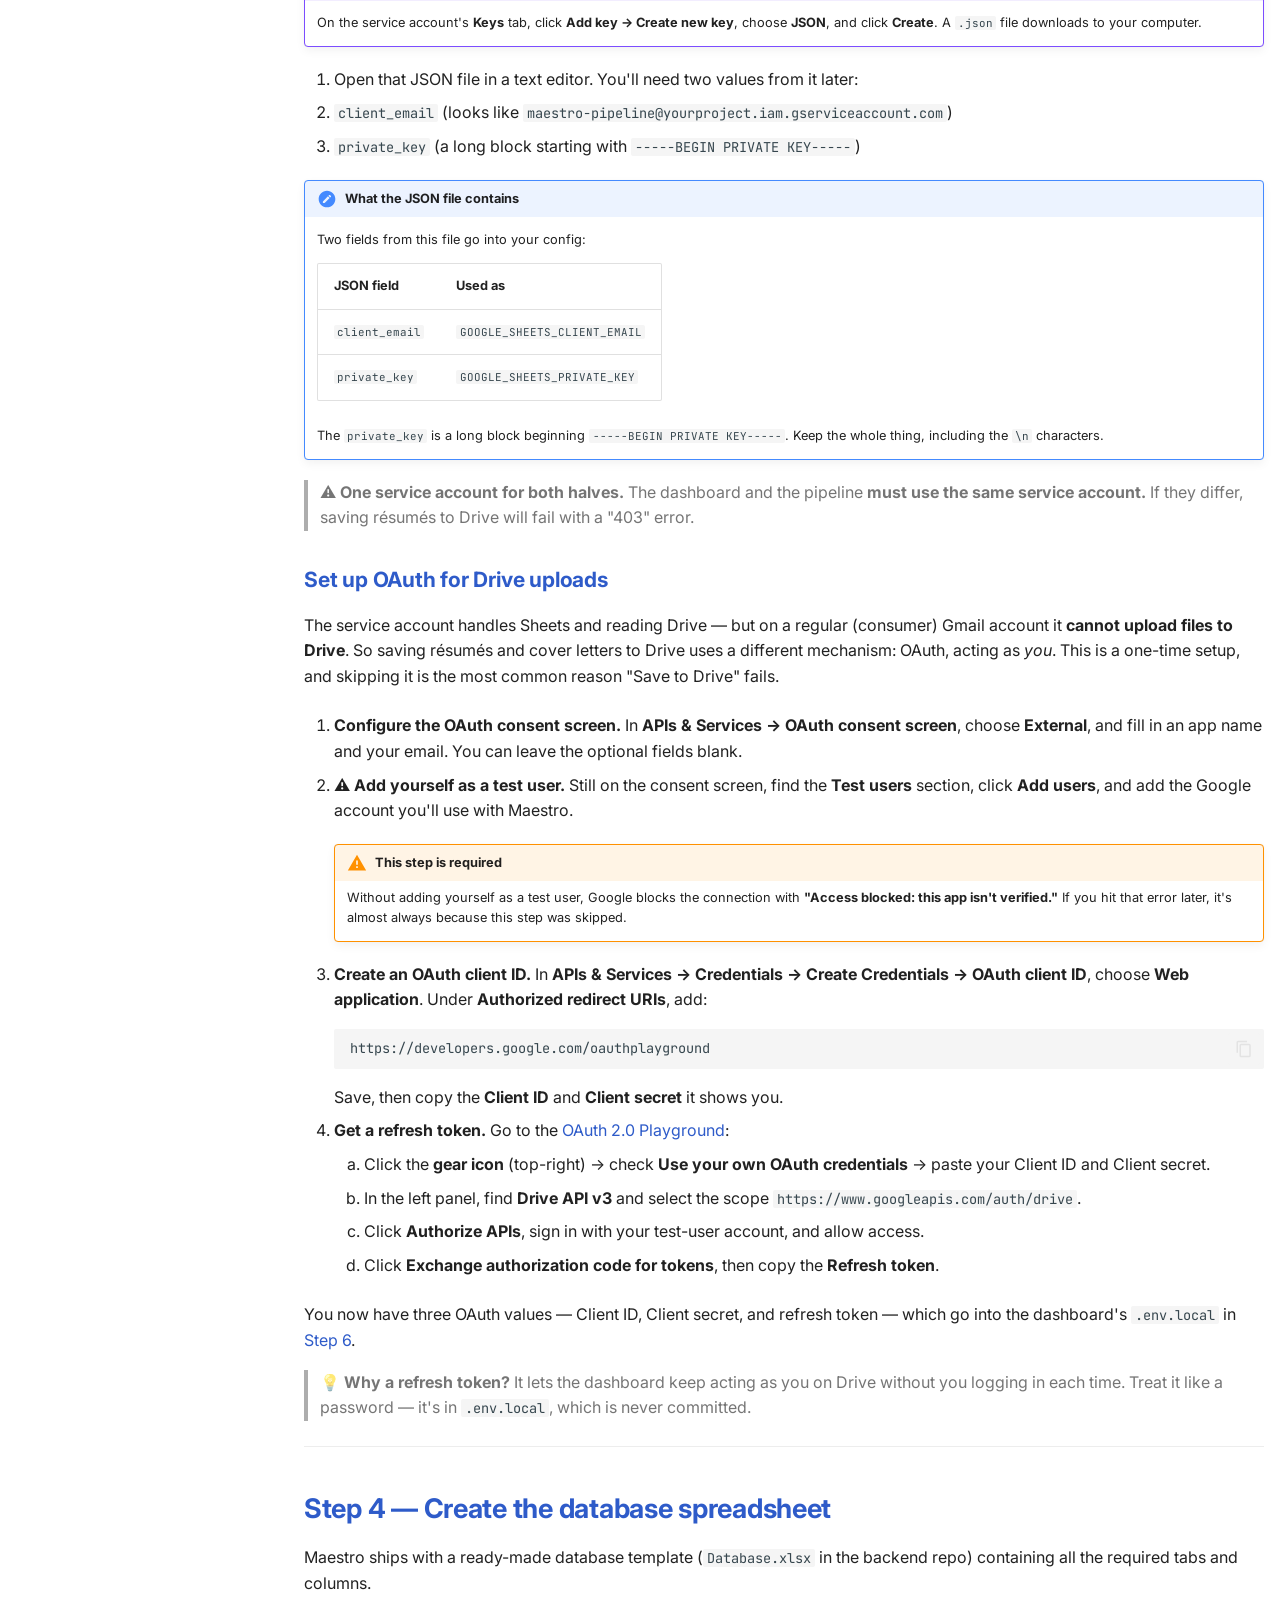
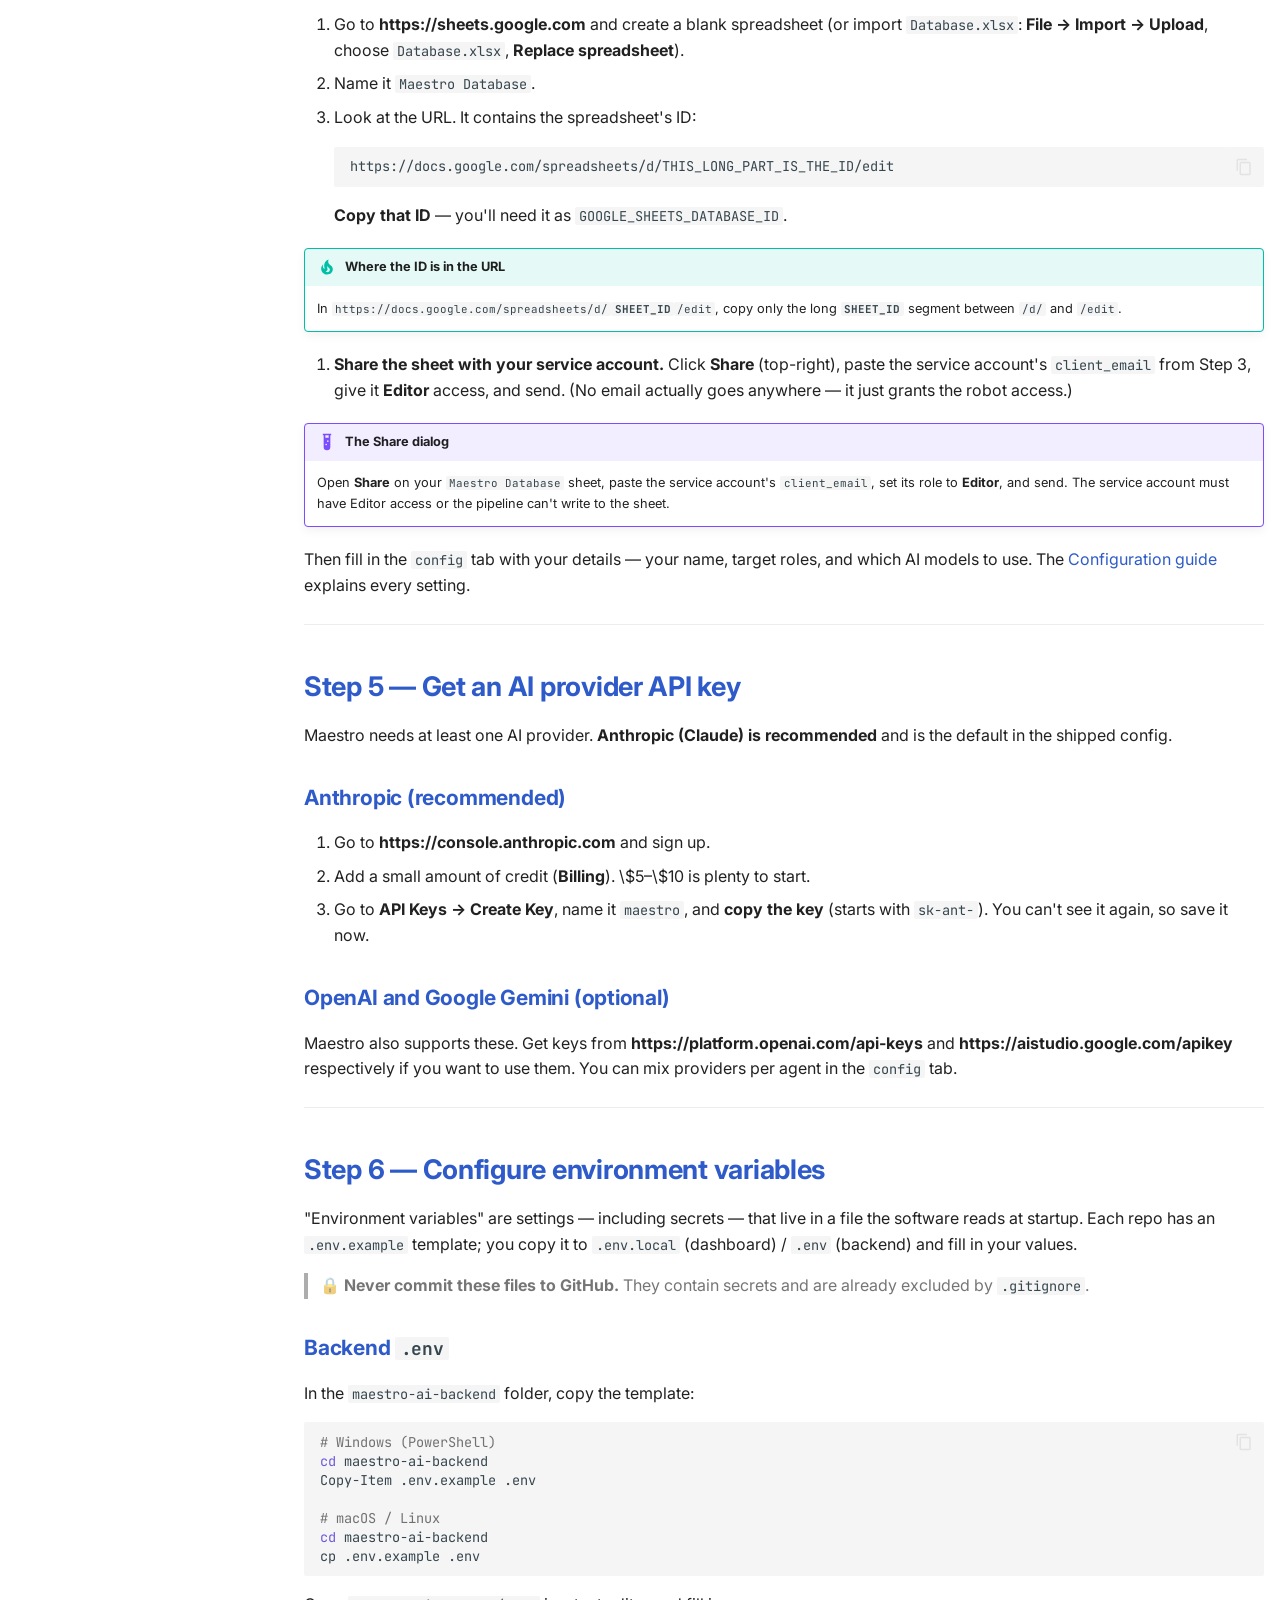
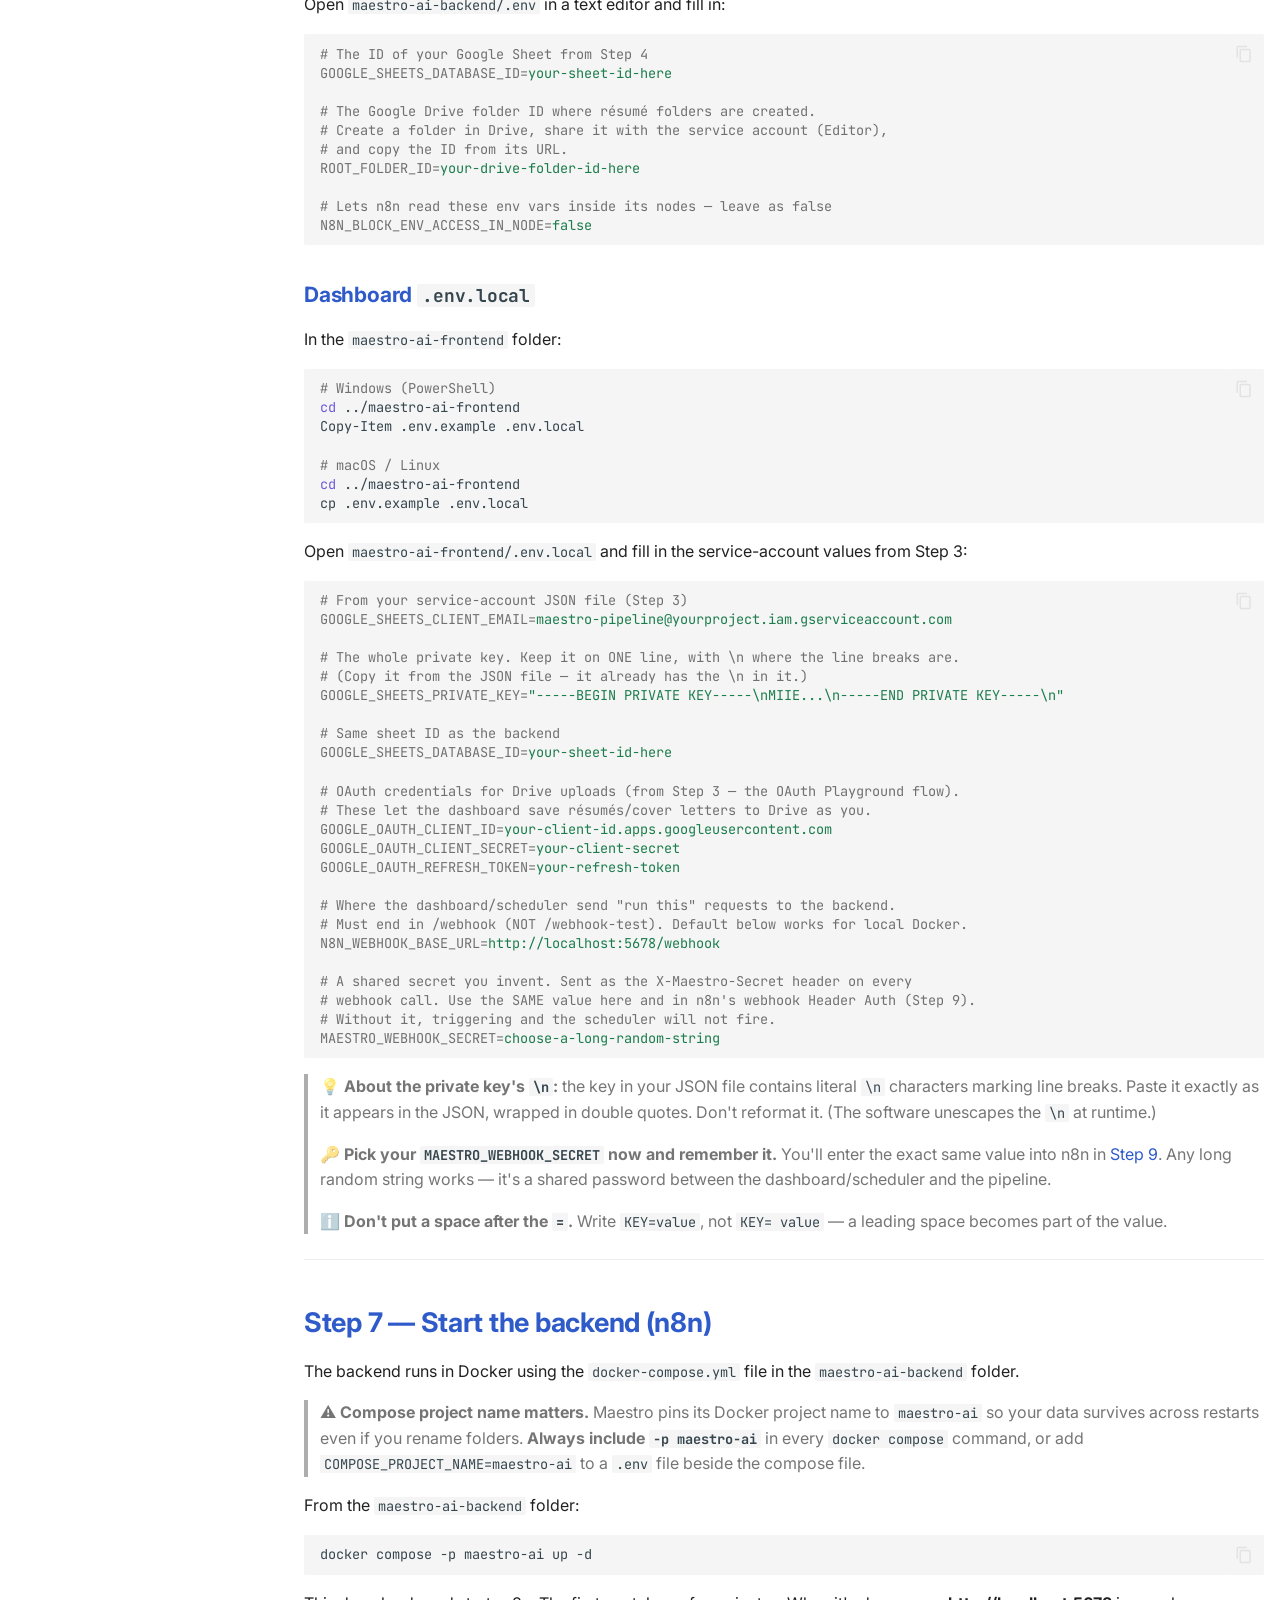
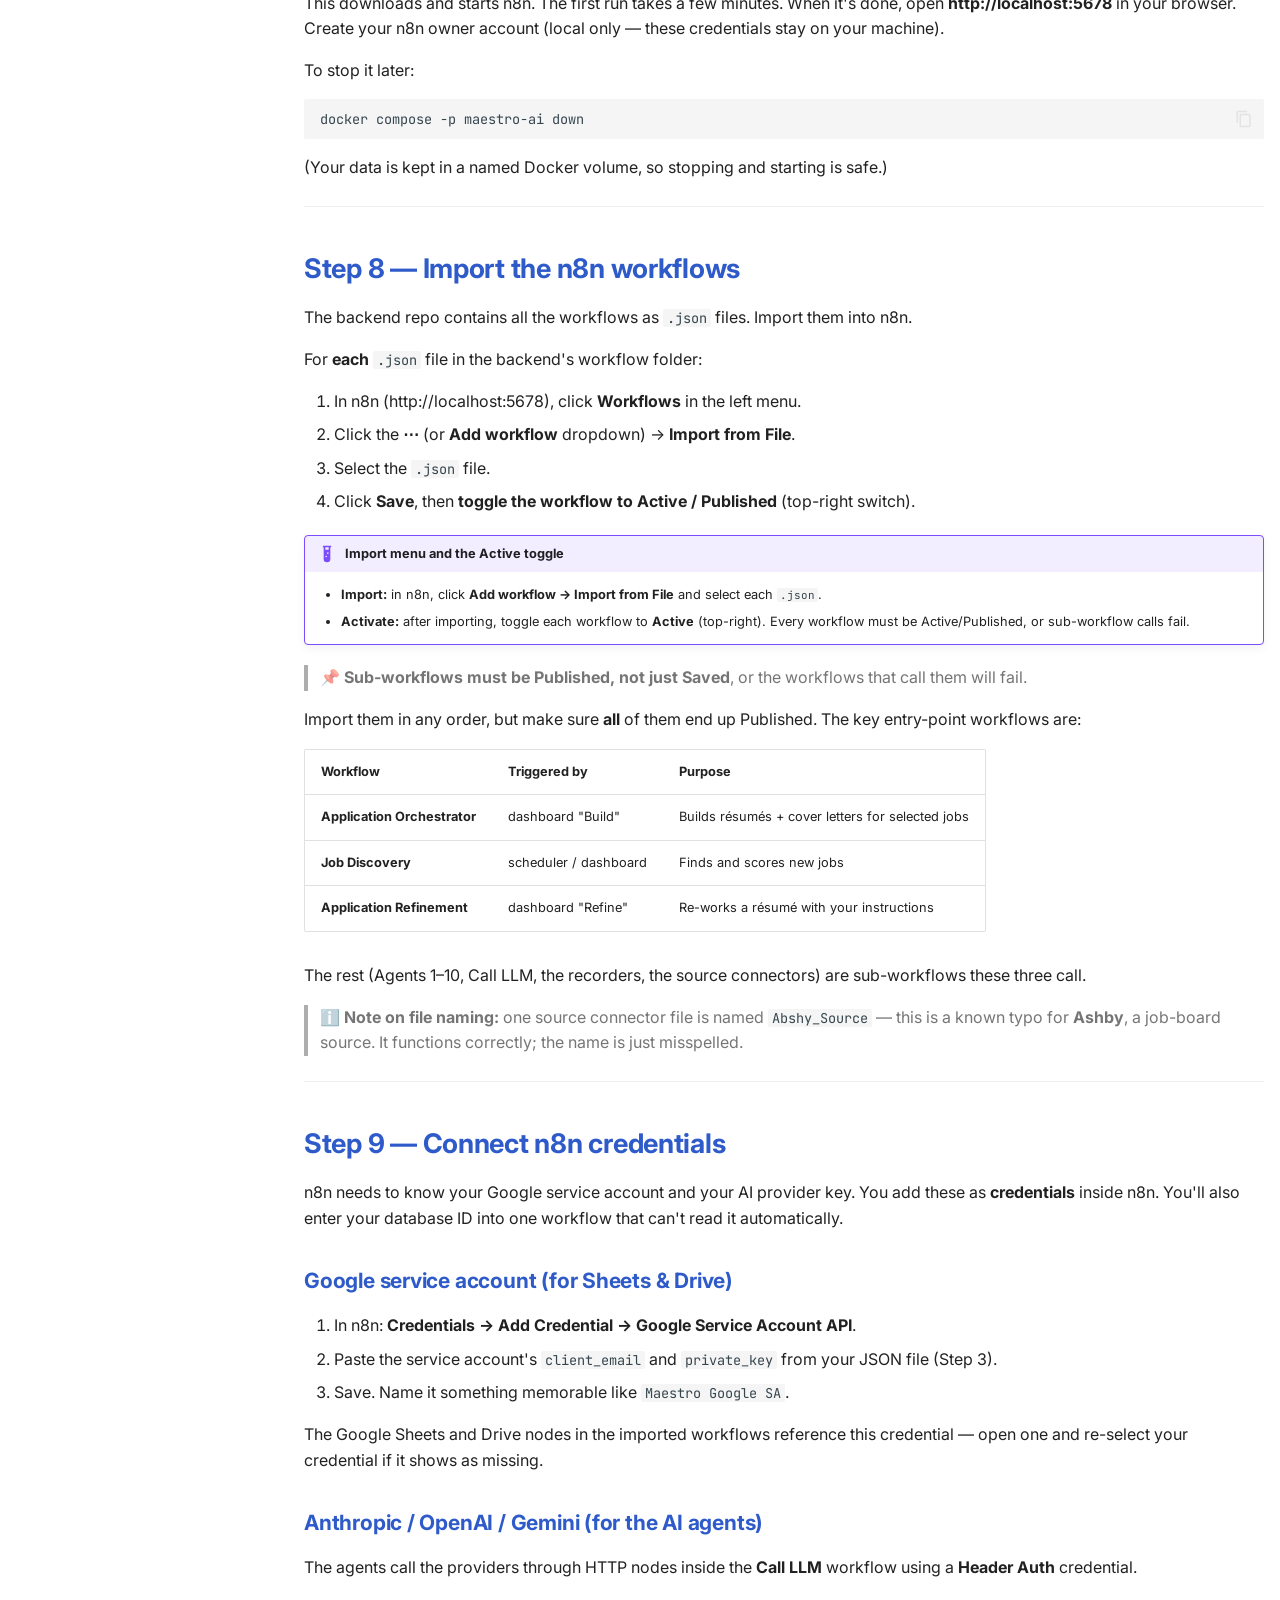
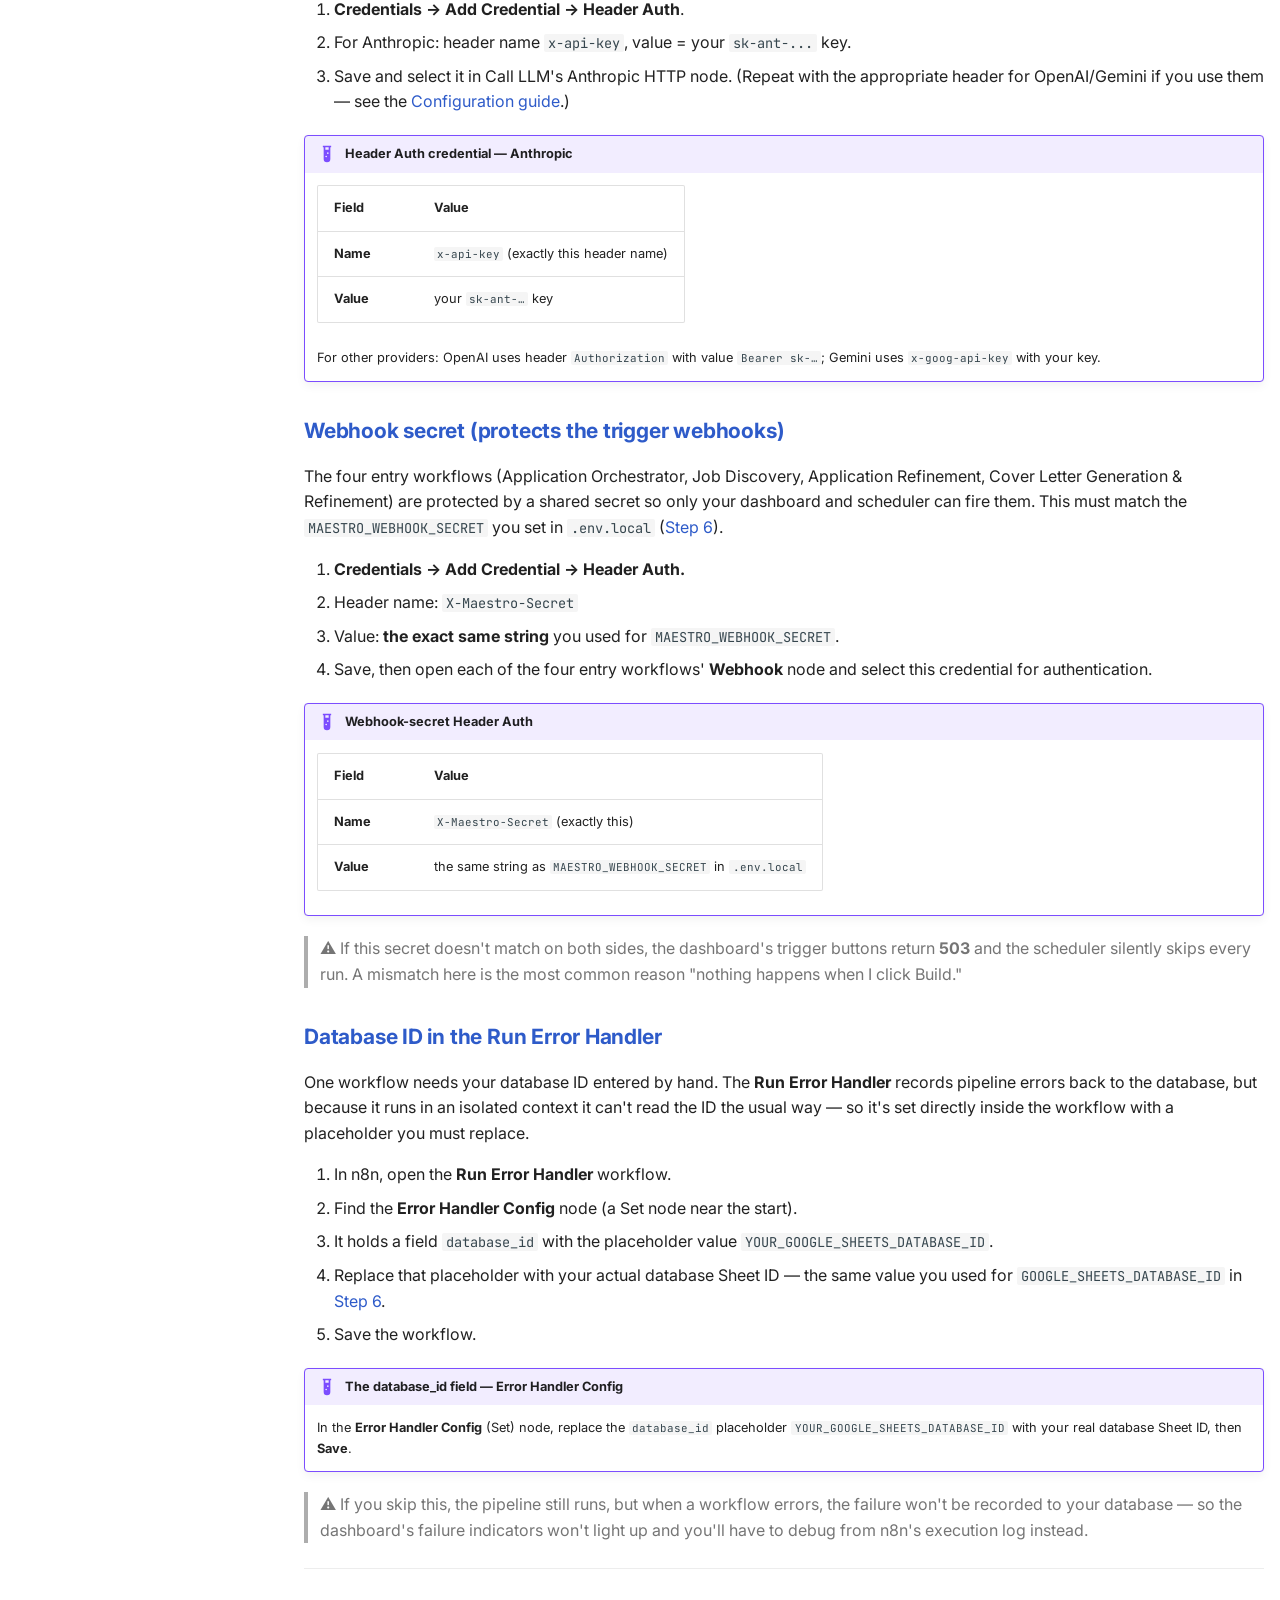
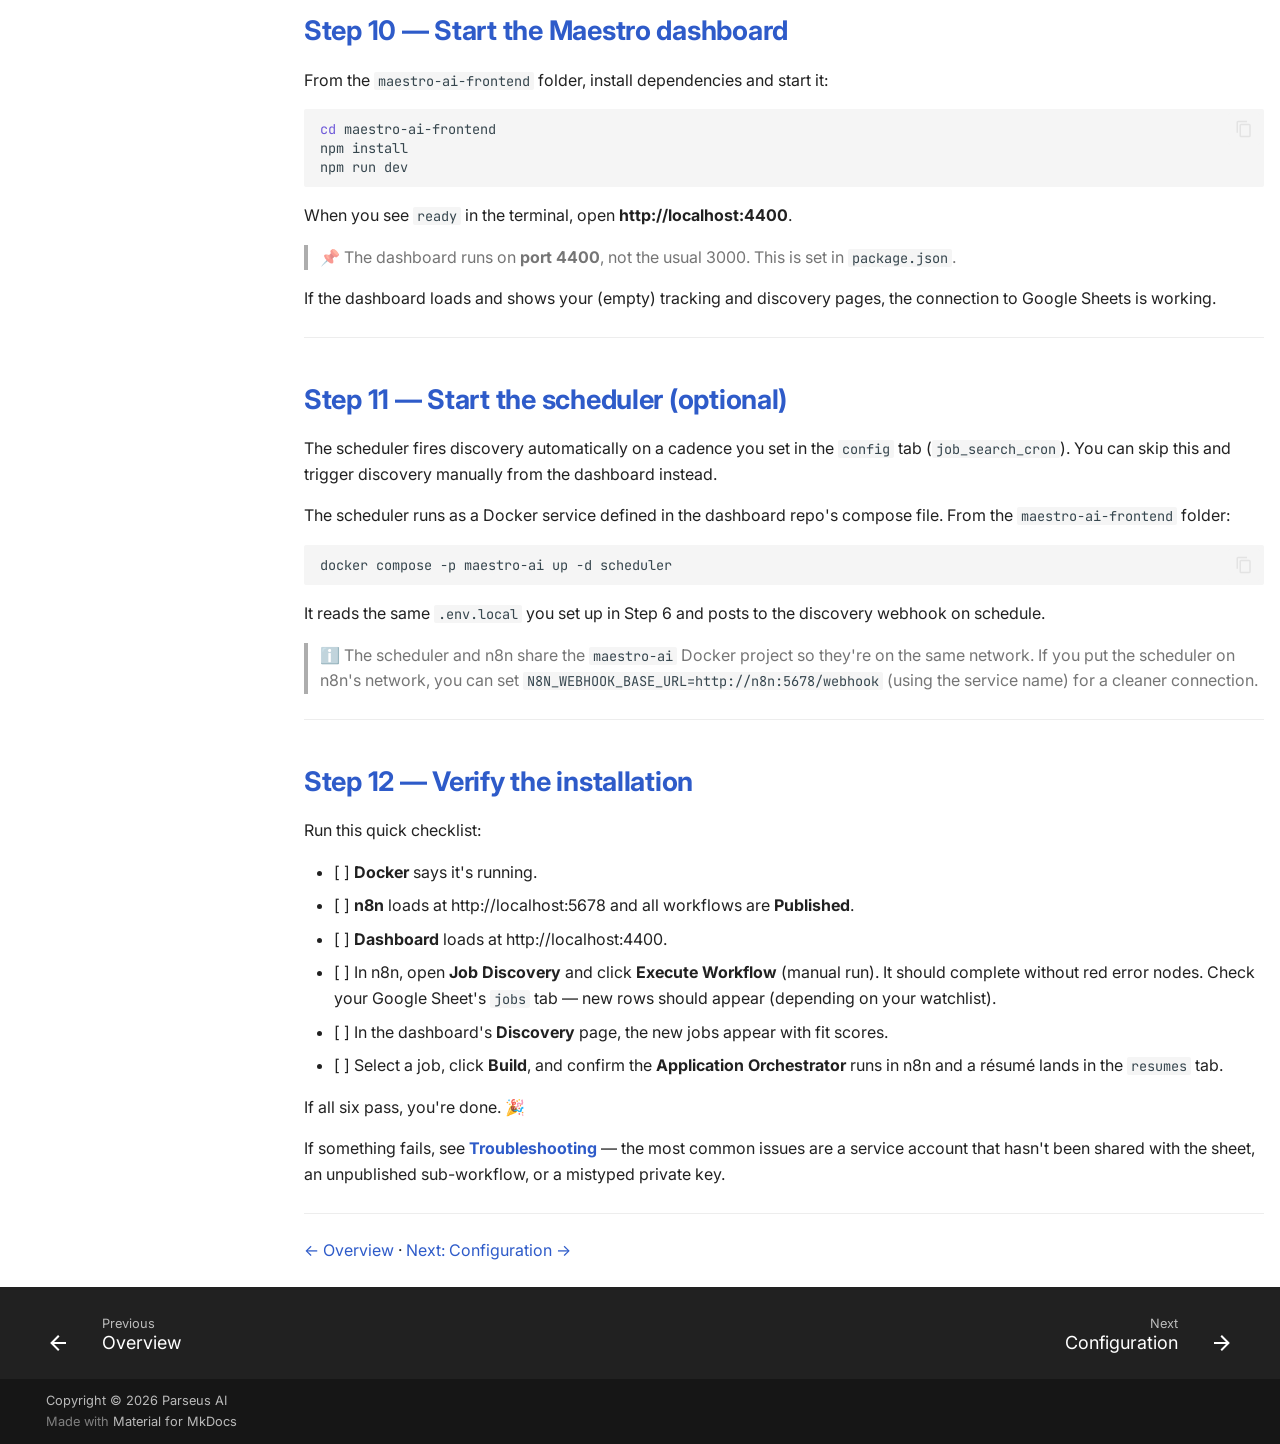
<file: site/02-installation/index.html>
<!doctype html>
<html lang="en" class="no-js">
  <head>
    
      <meta charset="utf-8">
      <meta name="viewport" content="width=device-width,initial-scale=1">
      
        <meta name="description" content="An open-source, AI-powered job-search automation system.">
      
      
      
        <link rel="canonical" href="https://parseus-ai-inc.github.io/maestro-ai-backend/02-installation/">
      
      
        <link rel="prev" href="../01-overview/">
      
      
        <link rel="next" href="../03-configuration/">
      
      
        
      
      
      <link rel="icon" href="../assets/images/favicon.png">
      <meta name="generator" content="mkdocs-1.6.1, mkdocs-material-9.7.6">
    
    
      
        <title>Installation - Maestro AI</title>
      
    
    
      <link rel="stylesheet" href="../assets/stylesheets/main.484c7ddc.min.css">
      
        
        <link rel="stylesheet" href="../assets/stylesheets/palette.ab4e12ef.min.css">
      
      


    
    
      
    
    
      
        
        
        <link rel="preconnect" href="https://fonts.gstatic.com" crossorigin>
        <link rel="stylesheet" href="https://fonts.googleapis.com/css?family=Inter:300,300i,400,400i,700,700i%7CJetBrains+Mono:400,400i,700,700i&display=fallback">
        <style>:root{--md-text-font:"Inter";--md-code-font:"JetBrains Mono"}</style>
      
    
    
      <link rel="stylesheet" href="../stylesheets/parseus.css">
    
    <script>__md_scope=new URL("..",location),__md_hash=e=>[...e].reduce(((e,_)=>(e<<5)-e+_.charCodeAt(0)),0),__md_get=(e,_=localStorage,t=__md_scope)=>JSON.parse(_.getItem(t.pathname+"."+e)),__md_set=(e,_,t=localStorage,a=__md_scope)=>{try{t.setItem(a.pathname+"."+e,JSON.stringify(_))}catch(e){}}</script>
    
      

    
    
  </head>
  
  
    
    
      
    
    
    
    
    <body dir="ltr" data-md-color-scheme="default" data-md-color-primary="custom" data-md-color-accent="custom">
  
    
    <input class="md-toggle" data-md-toggle="drawer" type="checkbox" id="__drawer" autocomplete="off">
    <input class="md-toggle" data-md-toggle="search" type="checkbox" id="__search" autocomplete="off">
    <label class="md-overlay" for="__drawer"></label>
    <div data-md-component="skip">
      
        
        <a href="#2-installation-guide" class="md-skip">
          Skip to content
        </a>
      
    </div>
    <div data-md-component="announce">
      
    </div>
    
    
      

  

<header class="md-header md-header--shadow" data-md-component="header">
  <nav class="md-header__inner md-grid" aria-label="Header">
    <a href=".." title="Maestro AI" class="md-header__button md-logo" aria-label="Maestro AI" data-md-component="logo">
      
  
  <svg xmlns="http://www.w3.org/2000/svg" viewBox="0 0 24 24"><path d="M12 8a3 3 0 0 0 3-3 3 3 0 0 0-3-3 3 3 0 0 0-3 3 3 3 0 0 0 3 3m0 3.54C9.64 9.35 6.5 8 3 8v11c3.5 0 6.64 1.35 9 3.54 2.36-2.19 5.5-3.54 9-3.54V8c-3.5 0-6.64 1.35-9 3.54"/></svg>

    </a>
    <label class="md-header__button md-icon" for="__drawer">
      
      <svg xmlns="http://www.w3.org/2000/svg" viewBox="0 0 24 24"><path d="M3 6h18v2H3zm0 5h18v2H3zm0 5h18v2H3z"/></svg>
    </label>
    <div class="md-header__title" data-md-component="header-title">
      <div class="md-header__ellipsis">
        <div class="md-header__topic">
          <span class="md-ellipsis">
            Maestro AI
          </span>
        </div>
        <div class="md-header__topic" data-md-component="header-topic">
          <span class="md-ellipsis">
            
              Installation
            
          </span>
        </div>
      </div>
    </div>
    
      
        <form class="md-header__option" data-md-component="palette">
  
    
    
    
    <input class="md-option" data-md-color-media="(prefers-color-scheme: light)" data-md-color-scheme="default" data-md-color-primary="custom" data-md-color-accent="custom"  aria-label="Switch to dark mode"  type="radio" name="__palette" id="__palette_0">
    
      <label class="md-header__button md-icon" title="Switch to dark mode" for="__palette_1" hidden>
        <svg xmlns="http://www.w3.org/2000/svg" viewBox="0 0 24 24"><path d="m17.75 4.09-2.53 1.94.91 3.06-2.63-1.81-2.63 1.81.91-3.06-2.53-1.94L12.44 4l1.06-3 1.06 3zm3.5 6.91-1.64 1.25.59 1.98-1.7-1.17-1.7 1.17.59-1.98L15.75 11l2.06-.05L18.5 9l.69 1.95zm-2.28 4.95c.83-.08 1.72 1.1 1.19 1.85-.32.45-.66.87-1.08 1.27C15.17 23 8.84 23 4.94 19.07c-3.91-3.9-3.91-10.24 0-14.14.4-.4.82-.76 1.27-1.08.75-.53 1.93.36 1.85 1.19-.27 2.86.69 5.83 2.89 8.02a9.96 9.96 0 0 0 8.02 2.89m-1.64 2.02a12.08 12.08 0 0 1-7.8-3.47c-2.17-2.19-3.33-5-3.49-7.82-2.81 3.14-2.7 7.96.31 10.98 3.02 3.01 7.84 3.12 10.98.31"/></svg>
      </label>
    
  
    
    
    
    <input class="md-option" data-md-color-media="(prefers-color-scheme: dark)" data-md-color-scheme="slate" data-md-color-primary="custom" data-md-color-accent="custom"  aria-label="Switch to light mode"  type="radio" name="__palette" id="__palette_1">
    
      <label class="md-header__button md-icon" title="Switch to light mode" for="__palette_0" hidden>
        <svg xmlns="http://www.w3.org/2000/svg" viewBox="0 0 24 24"><path d="M12 7a5 5 0 0 1 5 5 5 5 0 0 1-5 5 5 5 0 0 1-5-5 5 5 0 0 1 5-5m0 2a3 3 0 0 0-3 3 3 3 0 0 0 3 3 3 3 0 0 0 3-3 3 3 0 0 0-3-3m0-7 2.39 3.42C13.65 5.15 12.84 5 12 5s-1.65.15-2.39.42zM3.34 7l4.16-.35A7.2 7.2 0 0 0 5.94 8.5c-.44.74-.69 1.5-.83 2.29zm.02 10 1.76-3.77a7.131 7.131 0 0 0 2.38 4.14zM20.65 7l-1.77 3.79a7.02 7.02 0 0 0-2.38-4.15zm-.01 10-4.14.36c.59-.51 1.12-1.14 1.54-1.86.42-.73.69-1.5.83-2.29zM12 22l-2.41-3.44c.74.27 1.55.44 2.41.44.82 0 1.63-.17 2.37-.44z"/></svg>
      </label>
    
  
</form>
      
    
    
      <script>var palette=__md_get("__palette");if(palette&&palette.color){if("(prefers-color-scheme)"===palette.color.media){var media=matchMedia("(prefers-color-scheme: light)"),input=document.querySelector(media.matches?"[data-md-color-media='(prefers-color-scheme: light)']":"[data-md-color-media='(prefers-color-scheme: dark)']");palette.color.media=input.getAttribute("data-md-color-media"),palette.color.scheme=input.getAttribute("data-md-color-scheme"),palette.color.primary=input.getAttribute("data-md-color-primary"),palette.color.accent=input.getAttribute("data-md-color-accent")}for(var[key,value]of Object.entries(palette.color))document.body.setAttribute("data-md-color-"+key,value)}</script>
    
    
    
      
      
        <label class="md-header__button md-icon" for="__search">
          
          <svg xmlns="http://www.w3.org/2000/svg" viewBox="0 0 24 24"><path d="M9.5 3A6.5 6.5 0 0 1 16 9.5c0 1.61-.59 3.09-1.56 4.23l.27.27h.79l5 5-1.5 1.5-5-5v-.79l-.27-.27A6.52 6.52 0 0 1 9.5 16 6.5 6.5 0 0 1 3 9.5 6.5 6.5 0 0 1 9.5 3m0 2C7 5 5 7 5 9.5S7 14 9.5 14 14 12 14 9.5 12 5 9.5 5"/></svg>
        </label>
        <div class="md-search" data-md-component="search" role="dialog">
  <label class="md-search__overlay" for="__search"></label>
  <div class="md-search__inner" role="search">
    <form class="md-search__form" name="search">
      <input type="text" class="md-search__input" name="query" aria-label="Search" placeholder="Search" autocapitalize="off" autocorrect="off" autocomplete="off" spellcheck="false" data-md-component="search-query" required>
      <label class="md-search__icon md-icon" for="__search">
        
        <svg xmlns="http://www.w3.org/2000/svg" viewBox="0 0 24 24"><path d="M9.5 3A6.5 6.5 0 0 1 16 9.5c0 1.61-.59 3.09-1.56 4.23l.27.27h.79l5 5-1.5 1.5-5-5v-.79l-.27-.27A6.52 6.52 0 0 1 9.5 16 6.5 6.5 0 0 1 3 9.5 6.5 6.5 0 0 1 9.5 3m0 2C7 5 5 7 5 9.5S7 14 9.5 14 14 12 14 9.5 12 5 9.5 5"/></svg>
        
        <svg xmlns="http://www.w3.org/2000/svg" viewBox="0 0 24 24"><path d="M20 11v2H8l5.5 5.5-1.42 1.42L4.16 12l7.92-7.92L13.5 5.5 8 11z"/></svg>
      </label>
      <nav class="md-search__options" aria-label="Search">
        
        <button type="reset" class="md-search__icon md-icon" title="Clear" aria-label="Clear" tabindex="-1">
          
          <svg xmlns="http://www.w3.org/2000/svg" viewBox="0 0 24 24"><path d="M19 6.41 17.59 5 12 10.59 6.41 5 5 6.41 10.59 12 5 17.59 6.41 19 12 13.41 17.59 19 19 17.59 13.41 12z"/></svg>
        </button>
      </nav>
      
        <div class="md-search__suggest" data-md-component="search-suggest"></div>
      
    </form>
    <div class="md-search__output">
      <div class="md-search__scrollwrap" tabindex="0" data-md-scrollfix>
        <div class="md-search-result" data-md-component="search-result">
          <div class="md-search-result__meta">
            Initializing search
          </div>
          <ol class="md-search-result__list" role="presentation"></ol>
        </div>
      </div>
    </div>
  </div>
</div>
      
    
    
      <div class="md-header__source">
        <a href="https://github.com/parseus-ai-inc/maestro-ai-backend" title="Go to repository" class="md-source" data-md-component="source">
  <div class="md-source__icon md-icon">
    
    <svg xmlns="http://www.w3.org/2000/svg" viewBox="0 0 512 512"><!--! Font Awesome Free 7.1.0 by @fontawesome - https://fontawesome.com License - https://fontawesome.com/license/free (Icons: CC BY 4.0, Fonts: SIL OFL 1.1, Code: MIT License) Copyright 2025 Fonticons, Inc.--><path d="M173.9 397.4c0 2-2.3 3.6-5.2 3.6-3.3.3-5.6-1.3-5.6-3.6 0-2 2.3-3.6 5.2-3.6 3-.3 5.6 1.3 5.6 3.6m-31.1-4.5c-.7 2 1.3 4.3 4.3 4.9 2.6 1 5.6 0 6.2-2s-1.3-4.3-4.3-5.2c-2.6-.7-5.5.3-6.2 2.3m44.2-1.7c-2.9.7-4.9 2.6-4.6 4.9.3 2 2.9 3.3 5.9 2.6 2.9-.7 4.9-2.6 4.6-4.6-.3-1.9-3-3.2-5.9-2.9M252.8 8C114.1 8 8 113.3 8 252c0 110.9 69.8 205.8 169.5 239.2 12.8 2.3 17.3-5.6 17.3-12.1 0-6.2-.3-40.4-.3-61.4 0 0-70 15-84.7-29.8 0 0-11.4-29.1-27.8-36.6 0 0-22.9-15.7 1.6-15.4 0 0 24.9 2 38.6 25.8 21.9 38.6 58.6 27.5 72.9 20.9 2.3-16 8.8-27.1 16-33.7-55.9-6.2-112.3-14.3-112.3-110.5 0-27.5 7.6-41.3 23.6-58.9-2.6-6.5-11.1-33.3 2.6-67.9 20.9-6.5 69 27 69 27 20-5.6 41.5-8.5 62.8-8.5s42.8 2.9 62.8 8.5c0 0 48.1-33.6 69-27 13.7 34.7 5.2 61.4 2.6 67.9 16 17.7 25.8 31.5 25.8 58.9 0 96.5-58.9 104.2-114.8 110.5 9.2 7.9 17 22.9 17 46.4 0 33.7-.3 75.4-.3 83.6 0 6.5 4.6 14.4 17.3 12.1C436.2 457.8 504 362.9 504 252 504 113.3 391.5 8 252.8 8M105.2 352.9c-1.3 1-1 3.3.7 5.2 1.6 1.6 3.9 2.3 5.2 1 1.3-1 1-3.3-.7-5.2-1.6-1.6-3.9-2.3-5.2-1m-10.8-8.1c-.7 1.3.3 2.9 2.3 3.9 1.6 1 3.6.7 4.3-.7.7-1.3-.3-2.9-2.3-3.9-2-.6-3.6-.3-4.3.7m32.4 35.6c-1.6 1.3-1 4.3 1.3 6.2 2.3 2.3 5.2 2.6 6.5 1 1.3-1.3.7-4.3-1.3-6.2-2.2-2.3-5.2-2.6-6.5-1m-11.4-14.7c-1.6 1-1.6 3.6 0 5.9s4.3 3.3 5.6 2.3c1.6-1.3 1.6-3.9 0-6.2-1.4-2.3-4-3.3-5.6-2"/></svg>
  </div>
  <div class="md-source__repository">
    parseus-ai-inc/maestro-ai-backend
  </div>
</a>
      </div>
    
  </nav>
  
</header>
    
    <div class="md-container" data-md-component="container">
      
      
        
          
        
      
      <main class="md-main" data-md-component="main">
        <div class="md-main__inner md-grid">
          
            
              
              <div class="md-sidebar md-sidebar--primary" data-md-component="sidebar" data-md-type="navigation" >
                <div class="md-sidebar__scrollwrap">
                  <div class="md-sidebar__inner">
                    



  

<nav class="md-nav md-nav--primary md-nav--integrated" aria-label="Navigation" data-md-level="0">
  <label class="md-nav__title" for="__drawer">
    <a href=".." title="Maestro AI" class="md-nav__button md-logo" aria-label="Maestro AI" data-md-component="logo">
      
  
  <svg xmlns="http://www.w3.org/2000/svg" viewBox="0 0 24 24"><path d="M12 8a3 3 0 0 0 3-3 3 3 0 0 0-3-3 3 3 0 0 0-3 3 3 3 0 0 0 3 3m0 3.54C9.64 9.35 6.5 8 3 8v11c3.5 0 6.64 1.35 9 3.54 2.36-2.19 5.5-3.54 9-3.54V8c-3.5 0-6.64 1.35-9 3.54"/></svg>

    </a>
    Maestro AI
  </label>
  
    <div class="md-nav__source">
      <a href="https://github.com/parseus-ai-inc/maestro-ai-backend" title="Go to repository" class="md-source" data-md-component="source">
  <div class="md-source__icon md-icon">
    
    <svg xmlns="http://www.w3.org/2000/svg" viewBox="0 0 512 512"><!--! Font Awesome Free 7.1.0 by @fontawesome - https://fontawesome.com License - https://fontawesome.com/license/free (Icons: CC BY 4.0, Fonts: SIL OFL 1.1, Code: MIT License) Copyright 2025 Fonticons, Inc.--><path d="M173.9 397.4c0 2-2.3 3.6-5.2 3.6-3.3.3-5.6-1.3-5.6-3.6 0-2 2.3-3.6 5.2-3.6 3-.3 5.6 1.3 5.6 3.6m-31.1-4.5c-.7 2 1.3 4.3 4.3 4.9 2.6 1 5.6 0 6.2-2s-1.3-4.3-4.3-5.2c-2.6-.7-5.5.3-6.2 2.3m44.2-1.7c-2.9.7-4.9 2.6-4.6 4.9.3 2 2.9 3.3 5.9 2.6 2.9-.7 4.9-2.6 4.6-4.6-.3-1.9-3-3.2-5.9-2.9M252.8 8C114.1 8 8 113.3 8 252c0 110.9 69.8 205.8 169.5 239.2 12.8 2.3 17.3-5.6 17.3-12.1 0-6.2-.3-40.4-.3-61.4 0 0-70 15-84.7-29.8 0 0-11.4-29.1-27.8-36.6 0 0-22.9-15.7 1.6-15.4 0 0 24.9 2 38.6 25.8 21.9 38.6 58.6 27.5 72.9 20.9 2.3-16 8.8-27.1 16-33.7-55.9-6.2-112.3-14.3-112.3-110.5 0-27.5 7.6-41.3 23.6-58.9-2.6-6.5-11.1-33.3 2.6-67.9 20.9-6.5 69 27 69 27 20-5.6 41.5-8.5 62.8-8.5s42.8 2.9 62.8 8.5c0 0 48.1-33.6 69-27 13.7 34.7 5.2 61.4 2.6 67.9 16 17.7 25.8 31.5 25.8 58.9 0 96.5-58.9 104.2-114.8 110.5 9.2 7.9 17 22.9 17 46.4 0 33.7-.3 75.4-.3 83.6 0 6.5 4.6 14.4 17.3 12.1C436.2 457.8 504 362.9 504 252 504 113.3 391.5 8 252.8 8M105.2 352.9c-1.3 1-1 3.3.7 5.2 1.6 1.6 3.9 2.3 5.2 1 1.3-1 1-3.3-.7-5.2-1.6-1.6-3.9-2.3-5.2-1m-10.8-8.1c-.7 1.3.3 2.9 2.3 3.9 1.6 1 3.6.7 4.3-.7.7-1.3-.3-2.9-2.3-3.9-2-.6-3.6-.3-4.3.7m32.4 35.6c-1.6 1.3-1 4.3 1.3 6.2 2.3 2.3 5.2 2.6 6.5 1 1.3-1.3.7-4.3-1.3-6.2-2.2-2.3-5.2-2.6-6.5-1m-11.4-14.7c-1.6 1-1.6 3.6 0 5.9s4.3 3.3 5.6 2.3c1.6-1.3 1.6-3.9 0-6.2-1.4-2.3-4-3.3-5.6-2"/></svg>
  </div>
  <div class="md-source__repository">
    parseus-ai-inc/maestro-ai-backend
  </div>
</a>
    </div>
  
  <ul class="md-nav__list" data-md-scrollfix>
    
      
      
  
  
  
  
    <li class="md-nav__item">
      <a href=".." class="md-nav__link">
        
  
  
  <span class="md-ellipsis">
    
  
    Home
  

    
  </span>
  
  

      </a>
    </li>
  

    
      
      
  
  
  
  
    <li class="md-nav__item">
      <a href="../why-maestro/" class="md-nav__link">
        
  
  
  <span class="md-ellipsis">
    
  
    Why Maestro?
  

    
  </span>
  
  

      </a>
    </li>
  

    
      
      
  
  
    
  
  
  
    
    
    
    
      
        
        
      
    
    
    <li class="md-nav__item md-nav__item--active md-nav__item--section md-nav__item--nested">
      
        
        
        <input class="md-nav__toggle md-toggle " type="checkbox" id="__nav_3" checked>
        
          
          <label class="md-nav__link" for="__nav_3" id="__nav_3_label" tabindex="">
            
  
  
  <span class="md-ellipsis">
    
  
    Getting started
  

    
  </span>
  
  

            <span class="md-nav__icon md-icon"></span>
          </label>
        
        <nav class="md-nav" data-md-level="1" aria-labelledby="__nav_3_label" aria-expanded="true">
          <label class="md-nav__title" for="__nav_3">
            <span class="md-nav__icon md-icon"></span>
            
  
    Getting started
  

          </label>
          <ul class="md-nav__list" data-md-scrollfix>
            
              
                
  
  
  
  
    <li class="md-nav__item">
      <a href="../01-overview/" class="md-nav__link">
        
  
  
  <span class="md-ellipsis">
    
  
    Overview
  

    
  </span>
  
  

      </a>
    </li>
  

              
            
              
                
  
  
    
  
  
  
    <li class="md-nav__item md-nav__item--active">
      
      <input class="md-nav__toggle md-toggle" type="checkbox" id="__toc">
      
      
        
      
      
        <label class="md-nav__link md-nav__link--active" for="__toc">
          
  
  
  <span class="md-ellipsis">
    
  
    Installation
  

    
  </span>
  
  

          <span class="md-nav__icon md-icon"></span>
        </label>
      
      <a href="./" class="md-nav__link md-nav__link--active">
        
  
  
  <span class="md-ellipsis">
    
  
    Installation
  

    
  </span>
  
  

      </a>
      
        

<nav class="md-nav md-nav--secondary" aria-label="Table of contents">
  
  
  
    
  
  
    <label class="md-nav__title" for="__toc">
      <span class="md-nav__icon md-icon"></span>
      Table of contents
    </label>
    <ul class="md-nav__list" data-md-component="toc" data-md-scrollfix>
      
        <li class="md-nav__item">
  <a href="#what-youll-set-up-in-order" class="md-nav__link">
    <span class="md-ellipsis">
      
        What you'll set up, in order
      
    </span>
  </a>
  
</li>
      
        <li class="md-nav__item">
  <a href="#step-1-install-prerequisite-software" class="md-nav__link">
    <span class="md-ellipsis">
      
        Step 1 — Install prerequisite software
      
    </span>
  </a>
  
    <nav class="md-nav" aria-label="Step 1 — Install prerequisite software">
      <ul class="md-nav__list">
        
          <li class="md-nav__item">
  <a href="#docker-desktop" class="md-nav__link">
    <span class="md-ellipsis">
      
        Docker Desktop
      
    </span>
  </a>
  
</li>
        
          <li class="md-nav__item">
  <a href="#nodejs-version-20" class="md-nav__link">
    <span class="md-ellipsis">
      
        Node.js (version 20)
      
    </span>
  </a>
  
</li>
        
          <li class="md-nav__item">
  <a href="#git" class="md-nav__link">
    <span class="md-ellipsis">
      
        Git
      
    </span>
  </a>
  
</li>
        
      </ul>
    </nav>
  
</li>
      
        <li class="md-nav__item">
  <a href="#step-2-get-the-maestro-code" class="md-nav__link">
    <span class="md-ellipsis">
      
        Step 2 — Get the Maestro code
      
    </span>
  </a>
  
</li>
      
        <li class="md-nav__item">
  <a href="#step-3-set-up-your-google-cloud-project" class="md-nav__link">
    <span class="md-ellipsis">
      
        Step 3 — Set up your Google Cloud project
      
    </span>
  </a>
  
    <nav class="md-nav" aria-label="Step 3 — Set up your Google Cloud project">
      <ul class="md-nav__list">
        
          <li class="md-nav__item">
  <a href="#set-up-oauth-for-drive-uploads" class="md-nav__link">
    <span class="md-ellipsis">
      
        Set up OAuth for Drive uploads
      
    </span>
  </a>
  
</li>
        
      </ul>
    </nav>
  
</li>
      
        <li class="md-nav__item">
  <a href="#step-4-create-the-database-spreadsheet" class="md-nav__link">
    <span class="md-ellipsis">
      
        Step 4 — Create the database spreadsheet
      
    </span>
  </a>
  
</li>
      
        <li class="md-nav__item">
  <a href="#step-5-get-an-ai-provider-api-key" class="md-nav__link">
    <span class="md-ellipsis">
      
        Step 5 — Get an AI provider API key
      
    </span>
  </a>
  
    <nav class="md-nav" aria-label="Step 5 — Get an AI provider API key">
      <ul class="md-nav__list">
        
          <li class="md-nav__item">
  <a href="#anthropic-recommended" class="md-nav__link">
    <span class="md-ellipsis">
      
        Anthropic (recommended)
      
    </span>
  </a>
  
</li>
        
          <li class="md-nav__item">
  <a href="#openai-and-google-gemini-optional" class="md-nav__link">
    <span class="md-ellipsis">
      
        OpenAI and Google Gemini (optional)
      
    </span>
  </a>
  
</li>
        
      </ul>
    </nav>
  
</li>
      
        <li class="md-nav__item">
  <a href="#step-6-configure-environment-variables" class="md-nav__link">
    <span class="md-ellipsis">
      
        Step 6 — Configure environment variables
      
    </span>
  </a>
  
    <nav class="md-nav" aria-label="Step 6 — Configure environment variables">
      <ul class="md-nav__list">
        
          <li class="md-nav__item">
  <a href="#backend-env" class="md-nav__link">
    <span class="md-ellipsis">
      
        Backend .env
      
    </span>
  </a>
  
</li>
        
          <li class="md-nav__item">
  <a href="#dashboard-envlocal" class="md-nav__link">
    <span class="md-ellipsis">
      
        Dashboard .env.local
      
    </span>
  </a>
  
</li>
        
      </ul>
    </nav>
  
</li>
      
        <li class="md-nav__item">
  <a href="#step-7-start-the-backend-n8n" class="md-nav__link">
    <span class="md-ellipsis">
      
        Step 7 — Start the backend (n8n)
      
    </span>
  </a>
  
</li>
      
        <li class="md-nav__item">
  <a href="#step-8-import-the-n8n-workflows" class="md-nav__link">
    <span class="md-ellipsis">
      
        Step 8 — Import the n8n workflows
      
    </span>
  </a>
  
</li>
      
        <li class="md-nav__item">
  <a href="#step-9-connect-n8n-credentials" class="md-nav__link">
    <span class="md-ellipsis">
      
        Step 9 — Connect n8n credentials
      
    </span>
  </a>
  
    <nav class="md-nav" aria-label="Step 9 — Connect n8n credentials">
      <ul class="md-nav__list">
        
          <li class="md-nav__item">
  <a href="#google-service-account-for-sheets-drive" class="md-nav__link">
    <span class="md-ellipsis">
      
        Google service account (for Sheets &amp; Drive)
      
    </span>
  </a>
  
</li>
        
          <li class="md-nav__item">
  <a href="#anthropic-openai-gemini-for-the-ai-agents" class="md-nav__link">
    <span class="md-ellipsis">
      
        Anthropic / OpenAI / Gemini (for the AI agents)
      
    </span>
  </a>
  
</li>
        
          <li class="md-nav__item">
  <a href="#webhook-secret-protects-the-trigger-webhooks" class="md-nav__link">
    <span class="md-ellipsis">
      
        Webhook secret (protects the trigger webhooks)
      
    </span>
  </a>
  
</li>
        
          <li class="md-nav__item">
  <a href="#database-id-in-the-run-error-handler" class="md-nav__link">
    <span class="md-ellipsis">
      
        Database ID in the Run Error Handler
      
    </span>
  </a>
  
</li>
        
      </ul>
    </nav>
  
</li>
      
        <li class="md-nav__item">
  <a href="#step-10-start-the-maestro-dashboard" class="md-nav__link">
    <span class="md-ellipsis">
      
        Step 10 — Start the Maestro dashboard
      
    </span>
  </a>
  
</li>
      
        <li class="md-nav__item">
  <a href="#step-11-start-the-scheduler-optional" class="md-nav__link">
    <span class="md-ellipsis">
      
        Step 11 — Start the scheduler (optional)
      
    </span>
  </a>
  
</li>
      
        <li class="md-nav__item">
  <a href="#step-12-verify-the-installation" class="md-nav__link">
    <span class="md-ellipsis">
      
        Step 12 — Verify the installation
      
    </span>
  </a>
  
</li>
      
    </ul>
  
</nav>
      
    </li>
  

              
            
              
                
  
  
  
  
    <li class="md-nav__item">
      <a href="../03-configuration/" class="md-nav__link">
        
  
  
  <span class="md-ellipsis">
    
  
    Configuration
  

    
  </span>
  
  

      </a>
    </li>
  

              
            
              
                
  
  
  
  
    <li class="md-nav__item">
      <a href="../04-running/" class="md-nav__link">
        
  
  
  <span class="md-ellipsis">
    
  
    Running the system
  

    
  </span>
  
  

      </a>
    </li>
  

              
            
          </ul>
        </nav>
      
    </li>
  

    
      
      
  
  
  
  
    
    
    
    
      
        
        
      
    
    
    <li class="md-nav__item md-nav__item--section md-nav__item--nested">
      
        
        
        <input class="md-nav__toggle md-toggle " type="checkbox" id="__nav_4" >
        
          
          <label class="md-nav__link" for="__nav_4" id="__nav_4_label" tabindex="">
            
  
  
  <span class="md-ellipsis">
    
  
    Reference
  

    
  </span>
  
  

            <span class="md-nav__icon md-icon"></span>
          </label>
        
        <nav class="md-nav" data-md-level="1" aria-labelledby="__nav_4_label" aria-expanded="false">
          <label class="md-nav__title" for="__nav_4">
            <span class="md-nav__icon md-icon"></span>
            
  
    Reference
  

          </label>
          <ul class="md-nav__list" data-md-scrollfix>
            
              
                
  
  
  
  
    <li class="md-nav__item">
      <a href="../05-architecture/" class="md-nav__link">
        
  
  
  <span class="md-ellipsis">
    
  
    Architecture
  

    
  </span>
  
  

      </a>
    </li>
  

              
            
              
                
  
  
  
  
    <li class="md-nav__item">
      <a href="../06-database-reference/" class="md-nav__link">
        
  
  
  <span class="md-ellipsis">
    
  
    Database reference
  

    
  </span>
  
  

      </a>
    </li>
  

              
            
              
                
  
  
  
  
    <li class="md-nav__item">
      <a href="../11-importing-workflows/" class="md-nav__link">
        
  
  
  <span class="md-ellipsis">
    
  
    Importing workflows
  

    
  </span>
  
  

      </a>
    </li>
  

              
            
              
                
  
  
  
  
    <li class="md-nav__item">
      <a href="../07-troubleshooting/" class="md-nav__link">
        
  
  
  <span class="md-ellipsis">
    
  
    Troubleshooting
  

    
  </span>
  
  

      </a>
    </li>
  

              
            
              
                
  
  
  
  
    <li class="md-nav__item">
      <a href="../08-faq-glossary/" class="md-nav__link">
        
  
  
  <span class="md-ellipsis">
    
  
    FAQ & glossary
  

    
  </span>
  
  

      </a>
    </li>
  

              
            
          </ul>
        </nav>
      
    </li>
  

    
      
      
  
  
  
  
    
    
    
    
      
        
        
      
    
    
    <li class="md-nav__item md-nav__item--section md-nav__item--nested">
      
        
        
        <input class="md-nav__toggle md-toggle " type="checkbox" id="__nav_5" >
        
          
          <label class="md-nav__link" for="__nav_5" id="__nav_5_label" tabindex="">
            
  
  
  <span class="md-ellipsis">
    
  
    Customizing
  

    
  </span>
  
  

            <span class="md-nav__icon md-icon"></span>
          </label>
        
        <nav class="md-nav" data-md-level="1" aria-labelledby="__nav_5_label" aria-expanded="false">
          <label class="md-nav__title" for="__nav_5">
            <span class="md-nav__icon md-icon"></span>
            
  
    Customizing
  

          </label>
          <ul class="md-nav__list" data-md-scrollfix>
            
              
                
  
  
  
  
    <li class="md-nav__item">
      <a href="../09-prompting/" class="md-nav__link">
        
  
  
  <span class="md-ellipsis">
    
  
    Prompting & customizing
  

    
  </span>
  
  

      </a>
    </li>
  

              
            
              
                
  
  
  
  
    <li class="md-nav__item">
      <a href="../10-master-dossier/" class="md-nav__link">
        
  
  
  <span class="md-ellipsis">
    
  
    Master career dossier
  

    
  </span>
  
  

      </a>
    </li>
  

              
            
          </ul>
        </nav>
      
    </li>
  

    
  </ul>
</nav>
                  </div>
                </div>
              </div>
            
            
          
          
            <div class="md-content" data-md-component="content">
              
              <article class="md-content__inner md-typeset">
                
                  


  
  


<h1 id="2-installation-guide">2. Installation Guide<a class="headerlink" href="#2-installation-guide" title="Permanent link">&para;</a></h1>
<p><a href="../01-overview/">← Overview</a> · <a href="../03-configuration/">Next: Configuration →</a></p>
<hr />
<p>This guide takes you from a fresh computer to a running Maestro AI system. It's written so that <strong>no prior coding experience is required</strong> — every command is copy-paste, and we explain what each one does.</p>
<blockquote>
<p>⏱️ <strong>Time:</strong> 45–90 minutes. Most of the time is Google account setup, which is one-time.</p>
<p>💡 <strong>Tip:</strong> Do the steps in order. Don't skip ahead — later steps assume earlier ones are done.</p>
</blockquote>
<h2 id="what-youll-set-up-in-order">What you'll set up, in order<a class="headerlink" href="#what-youll-set-up-in-order" title="Permanent link">&para;</a></h2>
<ol>
<li><a href="#step-1-install-prerequisite-software">Install the prerequisite software</a> (Docker, Node.js, Git)</li>
<li><a href="#step-2-get-the-maestro-code">Get the Maestro code</a> (clone both repositories)</li>
<li><a href="#step-3-set-up-your-google-cloud-project">Set up your Google account</a> (project, APIs, service account)</li>
<li><a href="#step-4-create-the-database-spreadsheet">Create your database</a> (copy the Google Sheet)</li>
<li><a href="#step-5-get-an-ai-provider-api-key">Get your AI provider key</a> (Anthropic, OpenAI, or Gemini)</li>
<li><a href="#step-6-configure-environment-variables">Configure environment files</a> (passwords and keys)</li>
<li><a href="#step-7-start-the-backend-n8n">Start the backend</a> (n8n in Docker)</li>
<li><a href="#step-8-import-the-n8n-workflows">Import the workflows</a></li>
<li><a href="#step-9-connect-n8n-credentials">Connect n8n to Google and your AI provider</a></li>
<li><a href="#step-10-start-the-maestro-dashboard">Start the dashboard</a></li>
<li><a href="#step-11-start-the-scheduler-optional">Start the scheduler</a></li>
<li><a href="#step-12-verify-the-installation">Verify everything works</a></li>
</ol>
<hr />
<h2 id="step-1-install-prerequisite-software">Step 1 — Install prerequisite software<a class="headerlink" href="#step-1-install-prerequisite-software" title="Permanent link">&para;</a></h2>
<p>You need three free programs. Install whichever you don't already have.</p>
<h3 id="docker-desktop">Docker Desktop<a class="headerlink" href="#docker-desktop" title="Permanent link">&para;</a></h3>
<p>Docker runs the backend in a self-contained "container" so you don't have to install n8n manually.</p>
<ul>
<li>Download from <strong>https://www.docker.com/products/docker-desktop/</strong></li>
<li>Install it, then <strong>launch it</strong> and wait until the whale icon shows "Docker Desktop is running."</li>
<li><strong>Windows users:</strong> if prompted, accept the WSL 2 installation — Docker needs it.</li>
</ul>
<p>Verify it's working. Open a terminal (<strong>Windows:</strong> PowerShell; <strong>macOS/Linux:</strong> Terminal) and run:</p>
<div class="highlight"><pre><span></span><code><a id="__codelineno-0-1" name="__codelineno-0-1" href="#__codelineno-0-1"></a>docker<span class="w"> </span>--version
</code></pre></div>
<p>You should see something like <code>Docker version 27.x.x</code>.</p>
<h3 id="nodejs-version-20">Node.js (version 20)<a class="headerlink" href="#nodejs-version-20" title="Permanent link">&para;</a></h3>
<p>Node runs the dashboard and the scheduler. <strong>Node 20</strong> is the intended version — it's what the scheduler's Docker image is built on (<code>node:20-alpine</code>). There's no hard version check in the code, so a newer LTS will usually work, but 20 is the tested target.</p>
<ul>
<li>Download the <strong>Node 20 LTS</strong> version from <strong>https://nodejs.org</strong></li>
<li>Install with all defaults.</li>
</ul>
<p>Verify:</p>
<div class="highlight"><pre><span></span><code><a id="__codelineno-1-1" name="__codelineno-1-1" href="#__codelineno-1-1"></a>node<span class="w"> </span>--version
</code></pre></div>
<p>You should see <code>v20.x.x</code>.</p>
<h3 id="git">Git<a class="headerlink" href="#git" title="Permanent link">&para;</a></h3>
<p>Git downloads ("clones") the code.</p>
<ul>
<li><strong>Windows/macOS:</strong> download from <strong>https://git-scm.com/downloads</strong></li>
<li><strong>Linux:</strong> <code>sudo apt install git</code> (Debian/Ubuntu) or your distro's equivalent.</li>
</ul>
<p>Verify:</p>
<div class="highlight"><pre><span></span><code><a id="__codelineno-2-1" name="__codelineno-2-1" href="#__codelineno-2-1"></a>git<span class="w"> </span>--version
</code></pre></div>
<hr />
<h2 id="step-2-get-the-maestro-code">Step 2 — Get the Maestro code<a class="headerlink" href="#step-2-get-the-maestro-code" title="Permanent link">&para;</a></h2>
<p>Pick a folder to keep everything in. We'll use <code>maestro</code> in your home directory as an example.</p>
<div class="highlight"><pre><span></span><code><a id="__codelineno-3-1" name="__codelineno-3-1" href="#__codelineno-3-1"></a><span class="c1"># Create and enter a working folder</span>
<a id="__codelineno-3-2" name="__codelineno-3-2" href="#__codelineno-3-2"></a>mkdir<span class="w"> </span>maestro
<a id="__codelineno-3-3" name="__codelineno-3-3" href="#__codelineno-3-3"></a><span class="nb">cd</span><span class="w"> </span>maestro
<a id="__codelineno-3-4" name="__codelineno-3-4" href="#__codelineno-3-4"></a>
<a id="__codelineno-3-5" name="__codelineno-3-5" href="#__codelineno-3-5"></a><span class="c1"># Clone the backend (n8n workflows + scheduler)</span>
<a id="__codelineno-3-6" name="__codelineno-3-6" href="#__codelineno-3-6"></a>git<span class="w"> </span>clone<span class="w"> </span>https://github.com/parseus-ai-inc/maestro-ai-backend.git
<a id="__codelineno-3-7" name="__codelineno-3-7" href="#__codelineno-3-7"></a>
<a id="__codelineno-3-8" name="__codelineno-3-8" href="#__codelineno-3-8"></a><span class="c1"># Clone the dashboard</span>
<a id="__codelineno-3-9" name="__codelineno-3-9" href="#__codelineno-3-9"></a>git<span class="w"> </span>clone<span class="w"> </span>https://github.com/parseus-ai-inc/maestro-ai-frontend.git
</code></pre></div>
<p>You now have two folders: <code>maestro-ai-backend</code> and <code>maestro-ai-frontend</code>.</p>
<hr />
<h2 id="step-3-set-up-your-google-cloud-project">Step 3 — Set up your Google Cloud project<a class="headerlink" href="#step-3-set-up-your-google-cloud-project" title="Permanent link">&para;</a></h2>
<p>Maestro stores its database in Google Sheets and its files in Google Drive. To let the software read and write them automatically, you create a <strong>service account</strong> — a kind of robot Google user with its own key.</p>
<p>This is the fiddliest part. Take it slowly; you only do it once. Full screenshots and detail are in the <a href="../03-configuration/#google-cloud-setup">Configuration guide</a> — the short version:</p>
<blockquote>
<p>💡 <strong>Consider a dedicated (burner) Google account.</strong> The service account you create here gets <strong>Editor</strong> access to one Sheet and one Drive folder. That access is scoped to only the items you explicitly share with it — not your whole Drive — so Maestro can't see your personal files. Still, if you'd rather keep job-hunting fully walled off from your personal account, create a free dedicated Google account and do all of the steps below signed into it.</p>
</blockquote>
<ol>
<li>Go to <strong>https://console.cloud.google.com</strong> and sign in with the Google account you want to use for Maestro (a dedicated account is recommended — see the note above).</li>
<li>Create a new project — name it <code>maestro</code> (top bar → project dropdown → <strong>New Project</strong>).</li>
<li>Enable three APIs (search each in the top bar and click <strong>Enable</strong>):</li>
<li><strong>Google Sheets API</strong></li>
<li><strong>Google Drive API</strong></li>
<li><strong>Google Docs API</strong></li>
<li>Create a <strong>service account</strong>: <strong>APIs &amp; Services → Credentials → Create Credentials → Service account</strong>. Name it <code>maestro-pipeline</code>. Skip the optional permission steps.</li>
<li>Create a <strong>key</strong> for it: click the new service account → <strong>Keys → Add Key → Create new key → JSON</strong>. A <code>.json</code> file downloads. <strong>Keep this file safe — it's a password.</strong></li>
</ol>
<div class="admonition example">
<p class="admonition-title">Creating the JSON key</p>
<p>On the service account's <strong>Keys</strong> tab, click <strong>Add key → Create new key</strong>, choose <strong>JSON</strong>, and click <strong>Create</strong>. A <code>.json</code> file downloads to your computer.</p>
</div>
<ol>
<li>Open that JSON file in a text editor. You'll need two values from it later:</li>
<li><code>client_email</code> (looks like <code>maestro-pipeline@yourproject.iam.gserviceaccount.com</code>)</li>
<li><code>private_key</code> (a long block starting with <code>-----BEGIN PRIVATE KEY-----</code>)</li>
</ol>
<div class="admonition note">
<p class="admonition-title">What the JSON file contains</p>
<p>Two fields from this file go into your config:</p>
<table>
<thead>
<tr>
<th>JSON field</th>
<th>Used as</th>
</tr>
</thead>
<tbody>
<tr>
<td><code>client_email</code></td>
<td><code>GOOGLE_SHEETS_CLIENT_EMAIL</code></td>
</tr>
<tr>
<td><code>private_key</code></td>
<td><code>GOOGLE_SHEETS_PRIVATE_KEY</code></td>
</tr>
</tbody>
</table>
<p>The <code>private_key</code> is a long block beginning <code>-----BEGIN PRIVATE KEY-----</code>. Keep the whole thing, including the <code>\n</code> characters.</p>
</div>
<blockquote>
<p>⚠️ <strong>One service account for both halves.</strong> The dashboard and the pipeline <strong>must use the same service account.</strong> If they differ, saving résumés to Drive will fail with a "403" error.</p>
</blockquote>
<h3 id="set-up-oauth-for-drive-uploads">Set up OAuth for Drive uploads<a class="headerlink" href="#set-up-oauth-for-drive-uploads" title="Permanent link">&para;</a></h3>
<p>The service account handles Sheets and reading Drive — but on a regular (consumer) Gmail account it <strong>cannot upload files to Drive</strong>. So saving résumés and cover letters to Drive uses a different mechanism: OAuth, acting as <em>you</em>. This is a one-time setup, and skipping it is the most common reason "Save to Drive" fails.</p>
<ol>
<li>
<p><strong>Configure the OAuth consent screen.</strong> In <strong>APIs &amp; Services → OAuth consent screen</strong>, choose <strong>External</strong>, and fill in an app name and your email. You can leave the optional fields blank.</p>
</li>
<li>
<p><strong>⚠️ Add yourself as a test user.</strong> Still on the consent screen, find the <strong>Test users</strong> section, click <strong>Add users</strong>, and add the Google account you'll use with Maestro.</p>
<div class="admonition warning">
<p class="admonition-title">This step is required</p>
<p>Without adding yourself as a test user, Google blocks the connection with <strong>"Access blocked: this app isn't verified."</strong> If you hit that error later, it's almost always because this step was skipped.</p>
</div>
</li>
<li>
<p><strong>Create an OAuth client ID.</strong> In <strong>APIs &amp; Services → Credentials → Create Credentials → OAuth client ID</strong>, choose <strong>Web application</strong>. Under <strong>Authorized redirect URIs</strong>, add:</p>
<div class="highlight"><pre><span></span><code><a id="__codelineno-4-1" name="__codelineno-4-1" href="#__codelineno-4-1"></a>https://developers.google.com/oauthplayground
</code></pre></div>
<p>Save, then copy the <strong>Client ID</strong> and <strong>Client secret</strong> it shows you.</p>
</li>
<li>
<p><strong>Get a refresh token.</strong> Go to the <a href="https://developers.google.com/oauthplayground">OAuth 2.0 Playground</a>:</p>
<ol>
<li>Click the <strong>gear icon</strong> (top-right) → check <strong>Use your own OAuth credentials</strong> → paste your Client ID and Client secret.</li>
<li>In the left panel, find <strong>Drive API v3</strong> and select the scope <code>https://www.googleapis.com/auth/drive</code>.</li>
<li>Click <strong>Authorize APIs</strong>, sign in with your test-user account, and allow access.</li>
<li>Click <strong>Exchange authorization code for tokens</strong>, then copy the <strong>Refresh token</strong>.</li>
</ol>
</li>
</ol>
<p>You now have three OAuth values — Client ID, Client secret, and refresh token — which go into the dashboard's <code>.env.local</code> in <a href="#step-6-configure-environment-variables">Step 6</a>.</p>
<blockquote>
<p>💡 <strong>Why a refresh token?</strong> It lets the dashboard keep acting as you on Drive without you logging in each time. Treat it like a password — it's in <code>.env.local</code>, which is never committed.</p>
</blockquote>
<hr />
<h2 id="step-4-create-the-database-spreadsheet">Step 4 — Create the database spreadsheet<a class="headerlink" href="#step-4-create-the-database-spreadsheet" title="Permanent link">&para;</a></h2>
<p>Maestro ships with a ready-made database template (<code>Database.xlsx</code> in the backend repo) containing all the required tabs and columns.</p>
<ol>
<li>Go to <strong>https://sheets.google.com</strong> and create a blank spreadsheet (or import <code>Database.xlsx</code>: <strong>File → Import → Upload</strong>, choose <code>Database.xlsx</code>, <strong>Replace spreadsheet</strong>).</li>
<li>Name it <code>Maestro Database</code>.</li>
<li>Look at the URL. It contains the spreadsheet's ID:
   <div class="highlight"><pre><span></span><code><a id="__codelineno-5-1" name="__codelineno-5-1" href="#__codelineno-5-1"></a>https://docs.google.com/spreadsheets/d/THIS_LONG_PART_IS_THE_ID/edit
</code></pre></div>
   <strong>Copy that ID</strong> — you'll need it as <code>GOOGLE_SHEETS_DATABASE_ID</code>.</li>
</ol>
<div class="admonition tip">
<p class="admonition-title">Where the ID is in the URL</p>
<p>In <code>https://docs.google.com/spreadsheets/d/</code><strong><code>SHEET_ID</code></strong><code>/edit</code>, copy only the long <strong><code>SHEET_ID</code></strong> segment between <code>/d/</code> and <code>/edit</code>.</p>
</div>
<ol>
<li><strong>Share the sheet with your service account.</strong> Click <strong>Share</strong> (top-right), paste the service account's <code>client_email</code> from Step 3, give it <strong>Editor</strong> access, and send. (No email actually goes anywhere — it just grants the robot access.)</li>
</ol>
<div class="admonition example">
<p class="admonition-title">The Share dialog</p>
<p>Open <strong>Share</strong> on your <code>Maestro Database</code> sheet, paste the service account's <code>client_email</code>, set its role to <strong>Editor</strong>, and send. The service account must have Editor access or the pipeline can't write to the sheet.</p>
</div>
<p>Then fill in the <code>config</code> tab with your details — your name, target roles, and which AI models to use. The <a href="../03-configuration/#the-config-tab">Configuration guide</a> explains every setting.</p>
<hr />
<h2 id="step-5-get-an-ai-provider-api-key">Step 5 — Get an AI provider API key<a class="headerlink" href="#step-5-get-an-ai-provider-api-key" title="Permanent link">&para;</a></h2>
<p>Maestro needs at least one AI provider. <strong>Anthropic (Claude) is recommended</strong> and is the default in the shipped config.</p>
<h3 id="anthropic-recommended">Anthropic (recommended)<a class="headerlink" href="#anthropic-recommended" title="Permanent link">&para;</a></h3>
<ol>
<li>Go to <strong>https://console.anthropic.com</strong> and sign up.</li>
<li>Add a small amount of credit (<strong>Billing</strong>). \$5–\$10 is plenty to start.</li>
<li>Go to <strong>API Keys → Create Key</strong>, name it <code>maestro</code>, and <strong>copy the key</strong> (starts with <code>sk-ant-</code>). You can't see it again, so save it now.</li>
</ol>
<h3 id="openai-and-google-gemini-optional">OpenAI and Google Gemini (optional)<a class="headerlink" href="#openai-and-google-gemini-optional" title="Permanent link">&para;</a></h3>
<p>Maestro also supports these. Get keys from <strong>https://platform.openai.com/api-keys</strong> and <strong>https://aistudio.google.com/apikey</strong> respectively if you want to use them. You can mix providers per agent in the <code>config</code> tab.</p>
<hr />
<h2 id="step-6-configure-environment-variables">Step 6 — Configure environment variables<a class="headerlink" href="#step-6-configure-environment-variables" title="Permanent link">&para;</a></h2>
<p>"Environment variables" are settings — including secrets — that live in a file the software reads at startup. Each repo has an <code>.env.example</code> template; you copy it to <code>.env.local</code> (dashboard) / <code>.env</code> (backend) and fill in your values.</p>
<blockquote>
<p>🔒 <strong>Never commit these files to GitHub.</strong> They contain secrets and are already excluded by <code>.gitignore</code>.</p>
</blockquote>
<h3 id="backend-env">Backend <code>.env</code><a class="headerlink" href="#backend-env" title="Permanent link">&para;</a></h3>
<p>In the <code>maestro-ai-backend</code> folder, copy the template:</p>
<div class="highlight"><pre><span></span><code><a id="__codelineno-6-1" name="__codelineno-6-1" href="#__codelineno-6-1"></a><span class="c1"># Windows (PowerShell)</span>
<a id="__codelineno-6-2" name="__codelineno-6-2" href="#__codelineno-6-2"></a><span class="nb">cd</span><span class="w"> </span>maestro-ai-backend
<a id="__codelineno-6-3" name="__codelineno-6-3" href="#__codelineno-6-3"></a>Copy-Item<span class="w"> </span>.env.example<span class="w"> </span>.env
<a id="__codelineno-6-4" name="__codelineno-6-4" href="#__codelineno-6-4"></a>
<a id="__codelineno-6-5" name="__codelineno-6-5" href="#__codelineno-6-5"></a><span class="c1"># macOS / Linux</span>
<a id="__codelineno-6-6" name="__codelineno-6-6" href="#__codelineno-6-6"></a><span class="nb">cd</span><span class="w"> </span>maestro-ai-backend
<a id="__codelineno-6-7" name="__codelineno-6-7" href="#__codelineno-6-7"></a>cp<span class="w"> </span>.env.example<span class="w"> </span>.env
</code></pre></div>
<p>Open <code>maestro-ai-backend/.env</code> in a text editor and fill in:</p>
<div class="highlight"><pre><span></span><code><a id="__codelineno-7-1" name="__codelineno-7-1" href="#__codelineno-7-1"></a><span class="c1"># The ID of your Google Sheet from Step 4</span>
<a id="__codelineno-7-2" name="__codelineno-7-2" href="#__codelineno-7-2"></a><span class="na">GOOGLE_SHEETS_DATABASE_ID</span><span class="o">=</span><span class="s">your-sheet-id-here</span>
<a id="__codelineno-7-3" name="__codelineno-7-3" href="#__codelineno-7-3"></a>
<a id="__codelineno-7-4" name="__codelineno-7-4" href="#__codelineno-7-4"></a><span class="c1"># The Google Drive folder ID where résumé folders are created.</span>
<a id="__codelineno-7-5" name="__codelineno-7-5" href="#__codelineno-7-5"></a><span class="c1"># Create a folder in Drive, share it with the service account (Editor),</span>
<a id="__codelineno-7-6" name="__codelineno-7-6" href="#__codelineno-7-6"></a><span class="c1"># and copy the ID from its URL.</span>
<a id="__codelineno-7-7" name="__codelineno-7-7" href="#__codelineno-7-7"></a><span class="na">ROOT_FOLDER_ID</span><span class="o">=</span><span class="s">your-drive-folder-id-here</span>
<a id="__codelineno-7-8" name="__codelineno-7-8" href="#__codelineno-7-8"></a>
<a id="__codelineno-7-9" name="__codelineno-7-9" href="#__codelineno-7-9"></a><span class="c1"># Lets n8n read these env vars inside its nodes — leave as false</span>
<a id="__codelineno-7-10" name="__codelineno-7-10" href="#__codelineno-7-10"></a><span class="na">N8N_BLOCK_ENV_ACCESS_IN_NODE</span><span class="o">=</span><span class="s">false</span>
</code></pre></div>
<h3 id="dashboard-envlocal">Dashboard <code>.env.local</code><a class="headerlink" href="#dashboard-envlocal" title="Permanent link">&para;</a></h3>
<p>In the <code>maestro-ai-frontend</code> folder:</p>
<div class="highlight"><pre><span></span><code><a id="__codelineno-8-1" name="__codelineno-8-1" href="#__codelineno-8-1"></a><span class="c1"># Windows (PowerShell)</span>
<a id="__codelineno-8-2" name="__codelineno-8-2" href="#__codelineno-8-2"></a><span class="nb">cd</span><span class="w"> </span>../maestro-ai-frontend
<a id="__codelineno-8-3" name="__codelineno-8-3" href="#__codelineno-8-3"></a>Copy-Item<span class="w"> </span>.env.example<span class="w"> </span>.env.local
<a id="__codelineno-8-4" name="__codelineno-8-4" href="#__codelineno-8-4"></a>
<a id="__codelineno-8-5" name="__codelineno-8-5" href="#__codelineno-8-5"></a><span class="c1"># macOS / Linux</span>
<a id="__codelineno-8-6" name="__codelineno-8-6" href="#__codelineno-8-6"></a><span class="nb">cd</span><span class="w"> </span>../maestro-ai-frontend
<a id="__codelineno-8-7" name="__codelineno-8-7" href="#__codelineno-8-7"></a>cp<span class="w"> </span>.env.example<span class="w"> </span>.env.local
</code></pre></div>
<p>Open <code>maestro-ai-frontend/.env.local</code> and fill in the service-account values from Step 3:</p>
<div class="highlight"><pre><span></span><code><a id="__codelineno-9-1" name="__codelineno-9-1" href="#__codelineno-9-1"></a><span class="c1"># From your service-account JSON file (Step 3)</span>
<a id="__codelineno-9-2" name="__codelineno-9-2" href="#__codelineno-9-2"></a><span class="na">GOOGLE_SHEETS_CLIENT_EMAIL</span><span class="o">=</span><span class="s">maestro-pipeline@yourproject.iam.gserviceaccount.com</span>
<a id="__codelineno-9-3" name="__codelineno-9-3" href="#__codelineno-9-3"></a>
<a id="__codelineno-9-4" name="__codelineno-9-4" href="#__codelineno-9-4"></a><span class="c1"># The whole private key. Keep it on ONE line, with \n where the line breaks are.</span>
<a id="__codelineno-9-5" name="__codelineno-9-5" href="#__codelineno-9-5"></a><span class="c1"># (Copy it from the JSON file — it already has the \n in it.)</span>
<a id="__codelineno-9-6" name="__codelineno-9-6" href="#__codelineno-9-6"></a><span class="na">GOOGLE_SHEETS_PRIVATE_KEY</span><span class="o">=</span><span class="s">&quot;-----BEGIN PRIVATE KEY-----\nMIIE...\n-----END PRIVATE KEY-----\n&quot;</span>
<a id="__codelineno-9-7" name="__codelineno-9-7" href="#__codelineno-9-7"></a>
<a id="__codelineno-9-8" name="__codelineno-9-8" href="#__codelineno-9-8"></a><span class="c1"># Same sheet ID as the backend</span>
<a id="__codelineno-9-9" name="__codelineno-9-9" href="#__codelineno-9-9"></a><span class="na">GOOGLE_SHEETS_DATABASE_ID</span><span class="o">=</span><span class="s">your-sheet-id-here</span>
<a id="__codelineno-9-10" name="__codelineno-9-10" href="#__codelineno-9-10"></a>
<a id="__codelineno-9-11" name="__codelineno-9-11" href="#__codelineno-9-11"></a><span class="c1"># OAuth credentials for Drive uploads (from Step 3 — the OAuth Playground flow).</span>
<a id="__codelineno-9-12" name="__codelineno-9-12" href="#__codelineno-9-12"></a><span class="c1"># These let the dashboard save résumés/cover letters to Drive as you.</span>
<a id="__codelineno-9-13" name="__codelineno-9-13" href="#__codelineno-9-13"></a><span class="na">GOOGLE_OAUTH_CLIENT_ID</span><span class="o">=</span><span class="s">your-client-id.apps.googleusercontent.com</span>
<a id="__codelineno-9-14" name="__codelineno-9-14" href="#__codelineno-9-14"></a><span class="na">GOOGLE_OAUTH_CLIENT_SECRET</span><span class="o">=</span><span class="s">your-client-secret</span>
<a id="__codelineno-9-15" name="__codelineno-9-15" href="#__codelineno-9-15"></a><span class="na">GOOGLE_OAUTH_REFRESH_TOKEN</span><span class="o">=</span><span class="s">your-refresh-token</span>
<a id="__codelineno-9-16" name="__codelineno-9-16" href="#__codelineno-9-16"></a>
<a id="__codelineno-9-17" name="__codelineno-9-17" href="#__codelineno-9-17"></a><span class="c1"># Where the dashboard/scheduler send &quot;run this&quot; requests to the backend.</span>
<a id="__codelineno-9-18" name="__codelineno-9-18" href="#__codelineno-9-18"></a><span class="c1"># Must end in /webhook (NOT /webhook-test). Default below works for local Docker.</span>
<a id="__codelineno-9-19" name="__codelineno-9-19" href="#__codelineno-9-19"></a><span class="na">N8N_WEBHOOK_BASE_URL</span><span class="o">=</span><span class="s">http://localhost:5678/webhook</span>
<a id="__codelineno-9-20" name="__codelineno-9-20" href="#__codelineno-9-20"></a>
<a id="__codelineno-9-21" name="__codelineno-9-21" href="#__codelineno-9-21"></a><span class="c1"># A shared secret you invent. Sent as the X-Maestro-Secret header on every</span>
<a id="__codelineno-9-22" name="__codelineno-9-22" href="#__codelineno-9-22"></a><span class="c1"># webhook call. Use the SAME value here and in n8n&#39;s webhook Header Auth (Step 9).</span>
<a id="__codelineno-9-23" name="__codelineno-9-23" href="#__codelineno-9-23"></a><span class="c1"># Without it, triggering and the scheduler will not fire.</span>
<a id="__codelineno-9-24" name="__codelineno-9-24" href="#__codelineno-9-24"></a><span class="na">MAESTRO_WEBHOOK_SECRET</span><span class="o">=</span><span class="s">choose-a-long-random-string</span>
</code></pre></div>
<blockquote>
<p>💡 <strong>About the private key's <code>\n</code>:</strong> the key in your JSON file contains literal <code>\n</code> characters marking line breaks. Paste it exactly as it appears in the JSON, wrapped in double quotes. Don't reformat it. (The software unescapes the <code>\n</code> at runtime.)</p>
<p>🔑 <strong>Pick your <code>MAESTRO_WEBHOOK_SECRET</code> now and remember it.</strong> You'll enter the exact same value into n8n in <a href="#step-9-connect-n8n-credentials">Step 9</a>. Any long random string works — it's a shared password between the dashboard/scheduler and the pipeline.</p>
<p>ℹ️ <strong>Don't put a space after the <code>=</code>.</strong> Write <code>KEY=value</code>, not <code>KEY= value</code> — a leading space becomes part of the value.</p>
</blockquote>
<hr />
<h2 id="step-7-start-the-backend-n8n">Step 7 — Start the backend (n8n)<a class="headerlink" href="#step-7-start-the-backend-n8n" title="Permanent link">&para;</a></h2>
<p>The backend runs in Docker using the <code>docker-compose.yml</code> file in the <code>maestro-ai-backend</code> folder.</p>
<blockquote>
<p>⚠️ <strong>Compose project name matters.</strong> Maestro pins its Docker project name to <code>maestro-ai</code> so your data survives across restarts even if you rename folders. <strong>Always include <code>-p maestro-ai</code></strong> in every <code>docker compose</code> command, or add <code>COMPOSE_PROJECT_NAME=maestro-ai</code> to a <code>.env</code> file beside the compose file.</p>
</blockquote>
<p>From the <code>maestro-ai-backend</code> folder:</p>
<div class="highlight"><pre><span></span><code><a id="__codelineno-10-1" name="__codelineno-10-1" href="#__codelineno-10-1"></a>docker<span class="w"> </span>compose<span class="w"> </span>-p<span class="w"> </span>maestro-ai<span class="w"> </span>up<span class="w"> </span>-d
</code></pre></div>
<p>This downloads and starts n8n. The first run takes a few minutes. When it's done, open <strong>http://localhost:5678</strong> in your browser. Create your n8n owner account (local only — these credentials stay on your machine).</p>
<p>To stop it later:</p>
<div class="highlight"><pre><span></span><code><a id="__codelineno-11-1" name="__codelineno-11-1" href="#__codelineno-11-1"></a>docker<span class="w"> </span>compose<span class="w"> </span>-p<span class="w"> </span>maestro-ai<span class="w"> </span>down
</code></pre></div>
<p>(Your data is kept in a named Docker volume, so stopping and starting is safe.)</p>
<hr />
<h2 id="step-8-import-the-n8n-workflows">Step 8 — Import the n8n workflows<a class="headerlink" href="#step-8-import-the-n8n-workflows" title="Permanent link">&para;</a></h2>
<p>The backend repo contains all the workflows as <code>.json</code> files. Import them into n8n.</p>
<p>For <strong>each</strong> <code>.json</code> file in the backend's workflow folder:</p>
<ol>
<li>In n8n (http://localhost:5678), click <strong>Workflows</strong> in the left menu.</li>
<li>Click the <strong>⋯</strong> (or <strong>Add workflow</strong> dropdown) → <strong>Import from File</strong>.</li>
<li>Select the <code>.json</code> file.</li>
<li>Click <strong>Save</strong>, then <strong>toggle the workflow to Active / Published</strong> (top-right switch).</li>
</ol>
<div class="admonition example">
<p class="admonition-title">Import menu and the Active toggle</p>
<ul>
<li><strong>Import:</strong> in n8n, click <strong>Add workflow → Import from File</strong> and select each <code>.json</code>.</li>
<li><strong>Activate:</strong> after importing, toggle each workflow to <strong>Active</strong> (top-right). Every workflow must be Active/Published, or sub-workflow calls fail.</li>
</ul>
</div>
<blockquote>
<p>📌 <strong>Sub-workflows must be Published, not just Saved</strong>, or the workflows that call them will fail.</p>
</blockquote>
<p>Import them in any order, but make sure <strong>all</strong> of them end up Published. The key entry-point workflows are:</p>
<table>
<thead>
<tr>
<th>Workflow</th>
<th>Triggered by</th>
<th>Purpose</th>
</tr>
</thead>
<tbody>
<tr>
<td><strong>Application Orchestrator</strong></td>
<td>dashboard "Build"</td>
<td>Builds résumés + cover letters for selected jobs</td>
</tr>
<tr>
<td><strong>Job Discovery</strong></td>
<td>scheduler / dashboard</td>
<td>Finds and scores new jobs</td>
</tr>
<tr>
<td><strong>Application Refinement</strong></td>
<td>dashboard "Refine"</td>
<td>Re-works a résumé with your instructions</td>
</tr>
</tbody>
</table>
<p>The rest (Agents 1–10, Call LLM, the recorders, the source connectors) are sub-workflows these three call.</p>
<blockquote>
<p>ℹ️ <strong>Note on file naming:</strong> one source connector file is named <code>Abshy_Source</code> — this is a known typo for <strong>Ashby</strong>, a job-board source. It functions correctly; the name is just misspelled.</p>
</blockquote>
<hr />
<h2 id="step-9-connect-n8n-credentials">Step 9 — Connect n8n credentials<a class="headerlink" href="#step-9-connect-n8n-credentials" title="Permanent link">&para;</a></h2>
<p>n8n needs to know your Google service account and your AI provider key. You add these as <strong>credentials</strong> inside n8n. You'll also enter your database ID into one workflow that can't read it automatically.</p>
<h3 id="google-service-account-for-sheets-drive">Google service account (for Sheets &amp; Drive)<a class="headerlink" href="#google-service-account-for-sheets-drive" title="Permanent link">&para;</a></h3>
<ol>
<li>In n8n: <strong>Credentials → Add Credential → Google Service Account API</strong>.</li>
<li>Paste the service account's <code>client_email</code> and <code>private_key</code> from your JSON file (Step 3).</li>
<li>Save. Name it something memorable like <code>Maestro Google SA</code>.</li>
</ol>
<p>The Google Sheets and Drive nodes in the imported workflows reference this credential — open one and re-select your credential if it shows as missing.</p>
<h3 id="anthropic-openai-gemini-for-the-ai-agents">Anthropic / OpenAI / Gemini (for the AI agents)<a class="headerlink" href="#anthropic-openai-gemini-for-the-ai-agents" title="Permanent link">&para;</a></h3>
<p>The agents call the providers through HTTP nodes inside the <strong>Call LLM</strong> workflow using a <strong>Header Auth</strong> credential.</p>
<ol>
<li><strong>Credentials → Add Credential → Header Auth</strong>.</li>
<li>For Anthropic: header name <code>x-api-key</code>, value = your <code>sk-ant-...</code> key.</li>
<li>Save and select it in Call LLM's Anthropic HTTP node. (Repeat with the appropriate header for OpenAI/Gemini if you use them — see the <a href="../03-configuration/#ai-provider-credentials">Configuration guide</a>.)</li>
</ol>
<div class="admonition example">
<p class="admonition-title">Header Auth credential — Anthropic</p>
<table>
<thead>
<tr>
<th>Field</th>
<th>Value</th>
</tr>
</thead>
<tbody>
<tr>
<td><strong>Name</strong></td>
<td><code>x-api-key</code> (exactly this header name)</td>
</tr>
<tr>
<td><strong>Value</strong></td>
<td>your <code>sk-ant-…</code> key</td>
</tr>
</tbody>
</table>
<p>For other providers: OpenAI uses header <code>Authorization</code> with value <code>Bearer sk-…</code>; Gemini uses <code>x-goog-api-key</code> with your key.</p>
</div>
<h3 id="webhook-secret-protects-the-trigger-webhooks">Webhook secret (protects the trigger webhooks)<a class="headerlink" href="#webhook-secret-protects-the-trigger-webhooks" title="Permanent link">&para;</a></h3>
<p>The four entry workflows (Application Orchestrator, Job Discovery, Application Refinement, Cover Letter Generation &amp; Refinement) are protected by a shared secret so only your dashboard and scheduler can fire them. This must match the <code>MAESTRO_WEBHOOK_SECRET</code> you set in <code>.env.local</code> (<a href="#step-6-configure-environment-variables">Step 6</a>).</p>
<ol>
<li><strong>Credentials → Add Credential → Header Auth.</strong></li>
<li>Header name: <code>X-Maestro-Secret</code></li>
<li>Value: <strong>the exact same string</strong> you used for <code>MAESTRO_WEBHOOK_SECRET</code>.</li>
<li>Save, then open each of the four entry workflows' <strong>Webhook</strong> node and select this credential for authentication.</li>
</ol>
<div class="admonition example">
<p class="admonition-title">Webhook-secret Header Auth</p>
<table>
<thead>
<tr>
<th>Field</th>
<th>Value</th>
</tr>
</thead>
<tbody>
<tr>
<td><strong>Name</strong></td>
<td><code>X-Maestro-Secret</code> (exactly this)</td>
</tr>
<tr>
<td><strong>Value</strong></td>
<td>the same string as <code>MAESTRO_WEBHOOK_SECRET</code> in <code>.env.local</code></td>
</tr>
</tbody>
</table>
</div>
<blockquote>
<p>⚠️ If this secret doesn't match on both sides, the dashboard's trigger buttons return <strong>503</strong> and the scheduler silently skips every run. A mismatch here is the most common reason "nothing happens when I click Build."</p>
</blockquote>
<h3 id="database-id-in-the-run-error-handler">Database ID in the Run Error Handler<a class="headerlink" href="#database-id-in-the-run-error-handler" title="Permanent link">&para;</a></h3>
<p>One workflow needs your database ID entered by hand. The <strong>Run Error Handler</strong> records pipeline errors back to the database, but because it runs in an isolated context it can't read the ID the usual way — so it's set directly inside the workflow with a placeholder you must replace.</p>
<ol>
<li>In n8n, open the <strong>Run Error Handler</strong> workflow.</li>
<li>Find the <strong>Error Handler Config</strong> node (a Set node near the start).</li>
<li>It holds a field <code>database_id</code> with the placeholder value <code>YOUR_GOOGLE_SHEETS_DATABASE_ID</code>.</li>
<li>Replace that placeholder with your actual database Sheet ID — the same value you used for <code>GOOGLE_SHEETS_DATABASE_ID</code> in <a href="#step-6-configure-environment-variables">Step 6</a>.</li>
<li>Save the workflow.</li>
</ol>
<div class="admonition example">
<p class="admonition-title">The database_id field — Error Handler Config</p>
<p>In the <strong>Error Handler Config</strong> (Set) node, replace the <code>database_id</code> placeholder <code>YOUR_GOOGLE_SHEETS_DATABASE_ID</code> with your real database Sheet ID, then <strong>Save</strong>.</p>
</div>
<blockquote>
<p>⚠️ If you skip this, the pipeline still runs, but when a workflow errors, the failure won't be recorded to your database — so the dashboard's failure indicators won't light up and you'll have to debug from n8n's execution log instead.</p>
</blockquote>
<hr />
<h2 id="step-10-start-the-maestro-dashboard">Step 10 — Start the Maestro dashboard<a class="headerlink" href="#step-10-start-the-maestro-dashboard" title="Permanent link">&para;</a></h2>
<p>From the <code>maestro-ai-frontend</code> folder, install dependencies and start it:</p>
<div class="highlight"><pre><span></span><code><a id="__codelineno-12-1" name="__codelineno-12-1" href="#__codelineno-12-1"></a><span class="nb">cd</span><span class="w"> </span>maestro-ai-frontend
<a id="__codelineno-12-2" name="__codelineno-12-2" href="#__codelineno-12-2"></a>npm<span class="w"> </span>install
<a id="__codelineno-12-3" name="__codelineno-12-3" href="#__codelineno-12-3"></a>npm<span class="w"> </span>run<span class="w"> </span>dev
</code></pre></div>
<p>When you see <code>ready</code> in the terminal, open <strong>http://localhost:4400</strong>.</p>
<blockquote>
<p>📌 The dashboard runs on <strong>port 4400</strong>, not the usual 3000. This is set in <code>package.json</code>.</p>
</blockquote>
<p>If the dashboard loads and shows your (empty) tracking and discovery pages, the connection to Google Sheets is working.</p>
<hr />
<h2 id="step-11-start-the-scheduler-optional">Step 11 — Start the scheduler (optional)<a class="headerlink" href="#step-11-start-the-scheduler-optional" title="Permanent link">&para;</a></h2>
<p>The scheduler fires discovery automatically on a cadence you set in the <code>config</code> tab (<code>job_search_cron</code>). You can skip this and trigger discovery manually from the dashboard instead.</p>
<p>The scheduler runs as a Docker service defined in the dashboard repo's compose file. From the <code>maestro-ai-frontend</code> folder:</p>
<div class="highlight"><pre><span></span><code><a id="__codelineno-13-1" name="__codelineno-13-1" href="#__codelineno-13-1"></a>docker<span class="w"> </span>compose<span class="w"> </span>-p<span class="w"> </span>maestro-ai<span class="w"> </span>up<span class="w"> </span>-d<span class="w"> </span>scheduler
</code></pre></div>
<p>It reads the same <code>.env.local</code> you set up in Step 6 and posts to the discovery webhook on schedule.</p>
<blockquote>
<p>ℹ️ The scheduler and n8n share the <code>maestro-ai</code> Docker project so they're on the same network. If you put the scheduler on n8n's network, you can set <code>N8N_WEBHOOK_BASE_URL=http://n8n:5678/webhook</code> (using the service name) for a cleaner connection.</p>
</blockquote>
<hr />
<h2 id="step-12-verify-the-installation">Step 12 — Verify the installation<a class="headerlink" href="#step-12-verify-the-installation" title="Permanent link">&para;</a></h2>
<p>Run this quick checklist:</p>
<ul>
<li>[ ] <strong>Docker</strong> says it's running.</li>
<li>[ ] <strong>n8n</strong> loads at http://localhost:5678 and all workflows are <strong>Published</strong>.</li>
<li>[ ] <strong>Dashboard</strong> loads at http://localhost:4400.</li>
<li>[ ] In n8n, open <strong>Job Discovery</strong> and click <strong>Execute Workflow</strong> (manual run). It should complete without red error nodes. Check your Google Sheet's <code>jobs</code> tab — new rows should appear (depending on your watchlist).</li>
<li>[ ] In the dashboard's <strong>Discovery</strong> page, the new jobs appear with fit scores.</li>
<li>[ ] Select a job, click <strong>Build</strong>, and confirm the <strong>Application Orchestrator</strong> runs in n8n and a résumé lands in the <code>resumes</code> tab.</li>
</ul>
<p>If all six pass, you're done. 🎉</p>
<p>If something fails, see <strong><a href="../07-troubleshooting/">Troubleshooting</a></strong> — the most common issues are a service account that hasn't been shared with the sheet, an unpublished sub-workflow, or a mistyped private key.</p>
<hr />
<p><a href="../01-overview/">← Overview</a> · <a href="../03-configuration/">Next: Configuration →</a></p>












                
              </article>
            </div>
          
          
<script>var target=document.getElementById(location.hash.slice(1));target&&target.name&&(target.checked=target.name.startsWith("__tabbed_"))</script>
        </div>
        
          <button type="button" class="md-top md-icon" data-md-component="top" hidden>
  
  <svg xmlns="http://www.w3.org/2000/svg" viewBox="0 0 24 24"><path d="M13 20h-2V8l-5.5 5.5-1.42-1.42L12 4.16l7.92 7.92-1.42 1.42L13 8z"/></svg>
  Back to top
</button>
        
      </main>
      
        <footer class="md-footer">
  
    
      
      <nav class="md-footer__inner md-grid" aria-label="Footer" >
        
          
          <a href="../01-overview/" class="md-footer__link md-footer__link--prev" aria-label="Previous: Overview">
            <div class="md-footer__button md-icon">
              
              <svg xmlns="http://www.w3.org/2000/svg" viewBox="0 0 24 24"><path d="M20 11v2H8l5.5 5.5-1.42 1.42L4.16 12l7.92-7.92L13.5 5.5 8 11z"/></svg>
            </div>
            <div class="md-footer__title">
              <span class="md-footer__direction">
                Previous
              </span>
              <div class="md-ellipsis">
                Overview
              </div>
            </div>
          </a>
        
        
          
          <a href="../03-configuration/" class="md-footer__link md-footer__link--next" aria-label="Next: Configuration">
            <div class="md-footer__title">
              <span class="md-footer__direction">
                Next
              </span>
              <div class="md-ellipsis">
                Configuration
              </div>
            </div>
            <div class="md-footer__button md-icon">
              
              <svg xmlns="http://www.w3.org/2000/svg" viewBox="0 0 24 24"><path d="M4 11v2h12l-5.5 5.5 1.42 1.42L19.84 12l-7.92-7.92L10.5 5.5 16 11z"/></svg>
            </div>
          </a>
        
      </nav>
    
  
  <div class="md-footer-meta md-typeset">
    <div class="md-footer-meta__inner md-grid">
      <div class="md-copyright">
  
    <div class="md-copyright__highlight">
      Copyright &copy; 2026 Parseus AI
    </div>
  
  
    Made with
    <a href="https://squidfunk.github.io/mkdocs-material/" target="_blank" rel="noopener">
      Material for MkDocs
    </a>
  
</div>
      
    </div>
  </div>
</footer>
      
    </div>
    <div class="md-dialog" data-md-component="dialog">
      <div class="md-dialog__inner md-typeset"></div>
    </div>
    
    
    
      
      
      <script id="__config" type="application/json">{"annotate": null, "base": "..", "features": ["navigation.tracking", "navigation.sections", "navigation.top", "navigation.footer", "search.suggest", "search.highlight", "content.code.copy", "toc.follow", "toc.integrate"], "search": "../assets/javascripts/workers/search.2c215733.min.js", "tags": null, "translations": {"clipboard.copied": "Copied to clipboard", "clipboard.copy": "Copy to clipboard", "search.result.more.one": "1 more on this page", "search.result.more.other": "# more on this page", "search.result.none": "No matching documents", "search.result.one": "1 matching document", "search.result.other": "# matching documents", "search.result.placeholder": "Type to start searching", "search.result.term.missing": "Missing", "select.version": "Select version"}, "version": null}</script>
    
    
      <script src="../assets/javascripts/bundle.79ae519e.min.js"></script>
      
    
  </body>
</html>
</file>
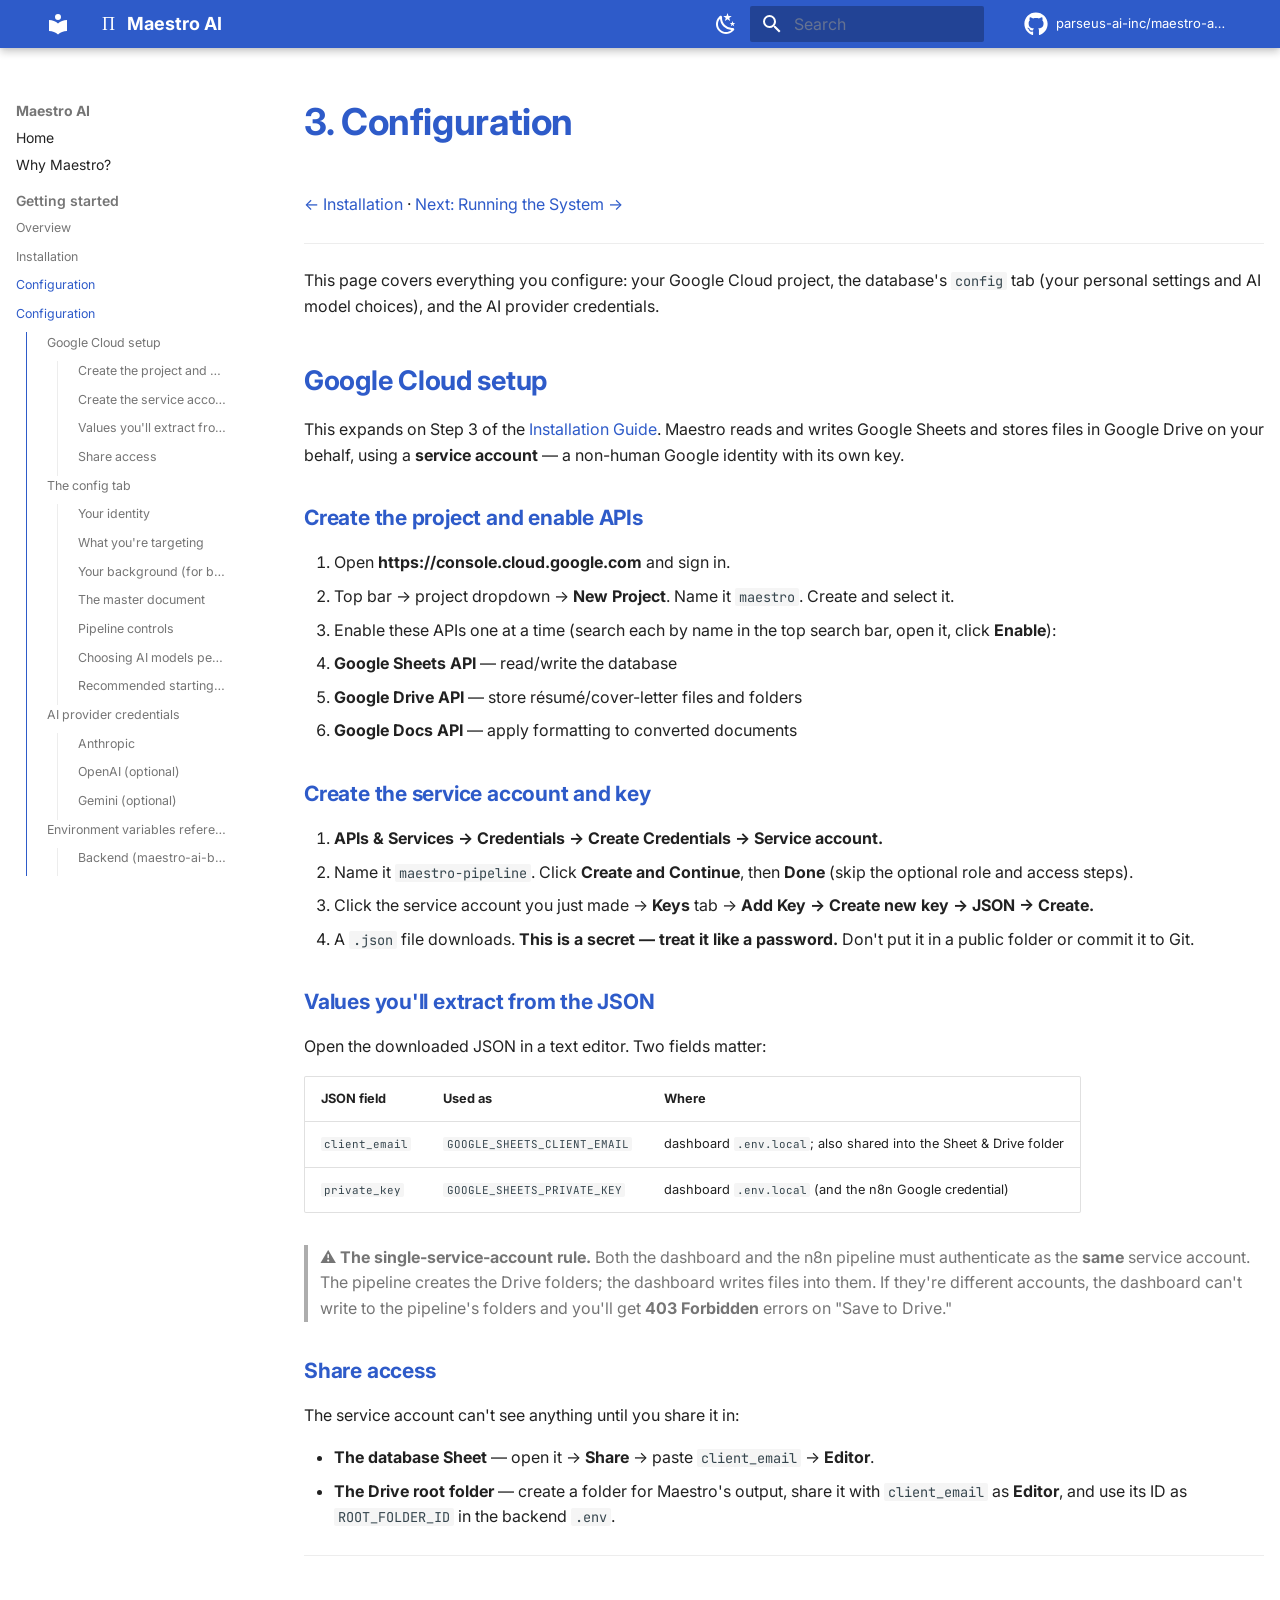
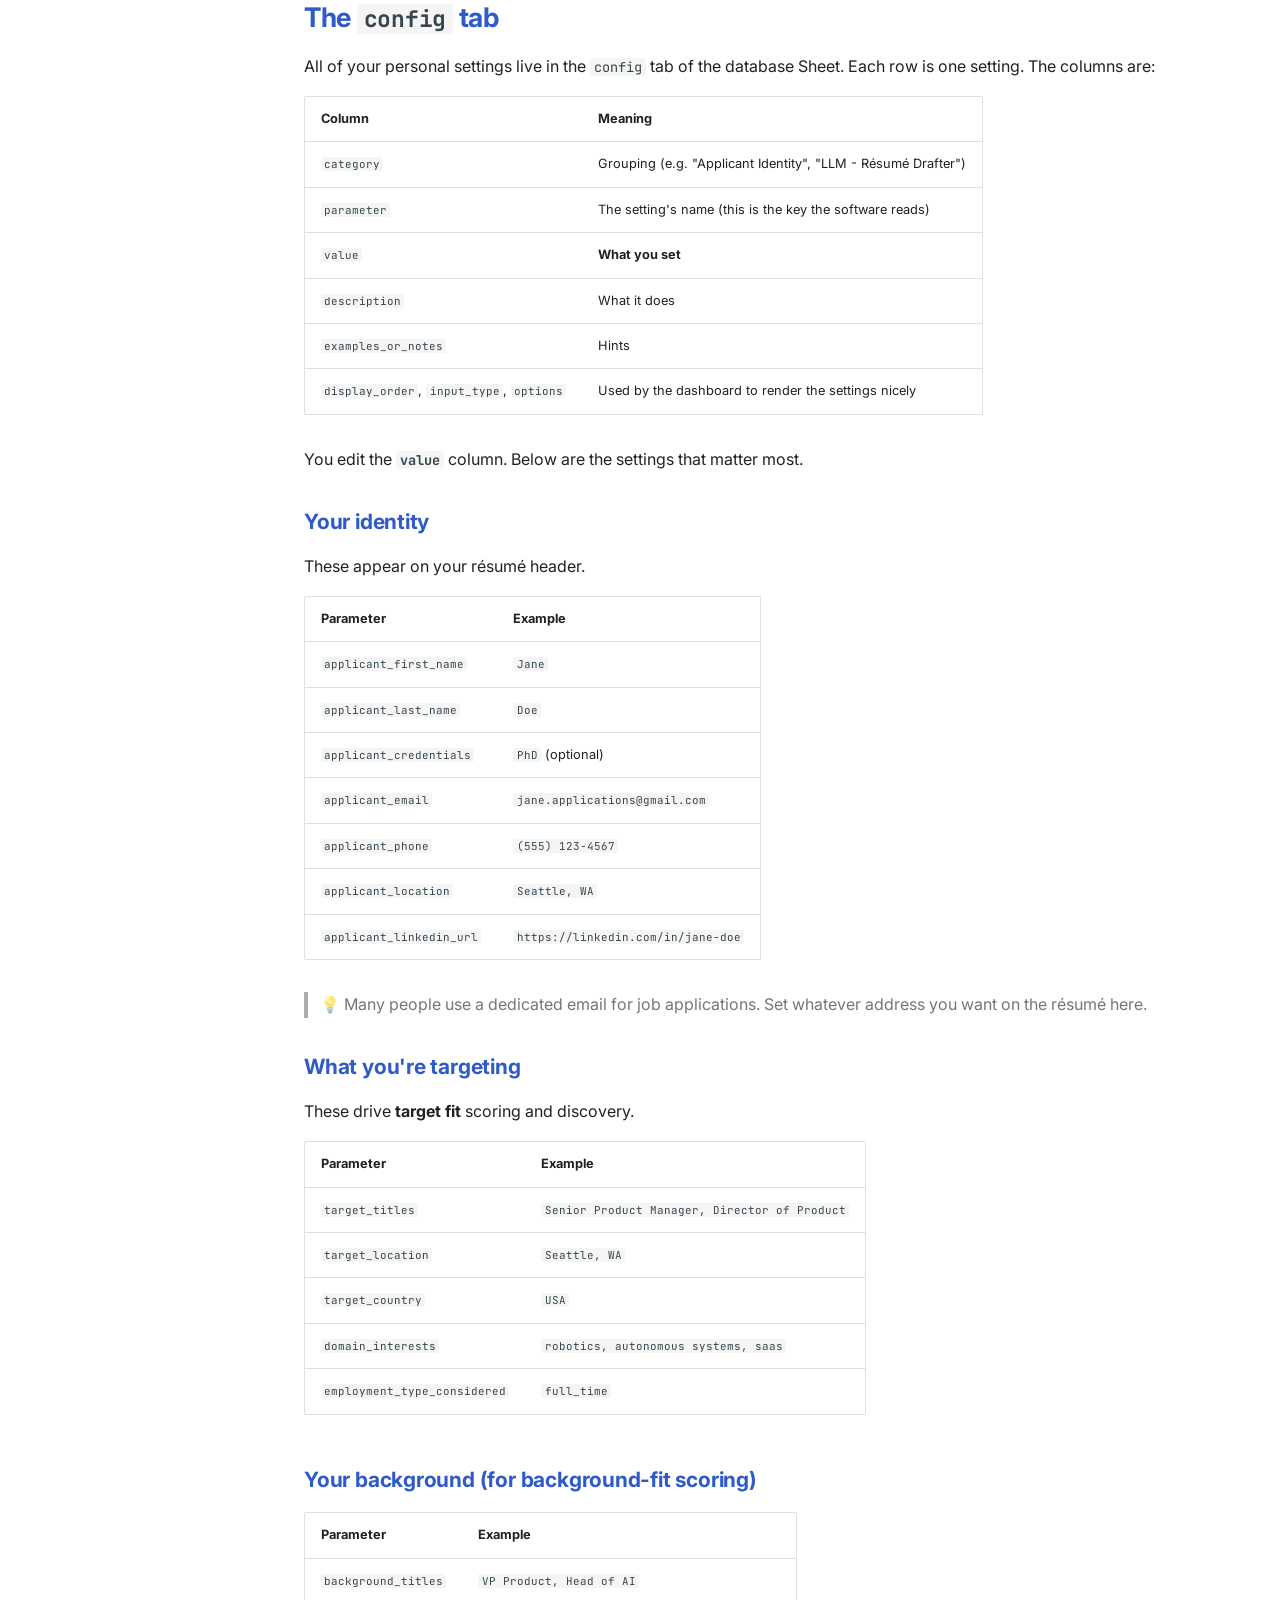
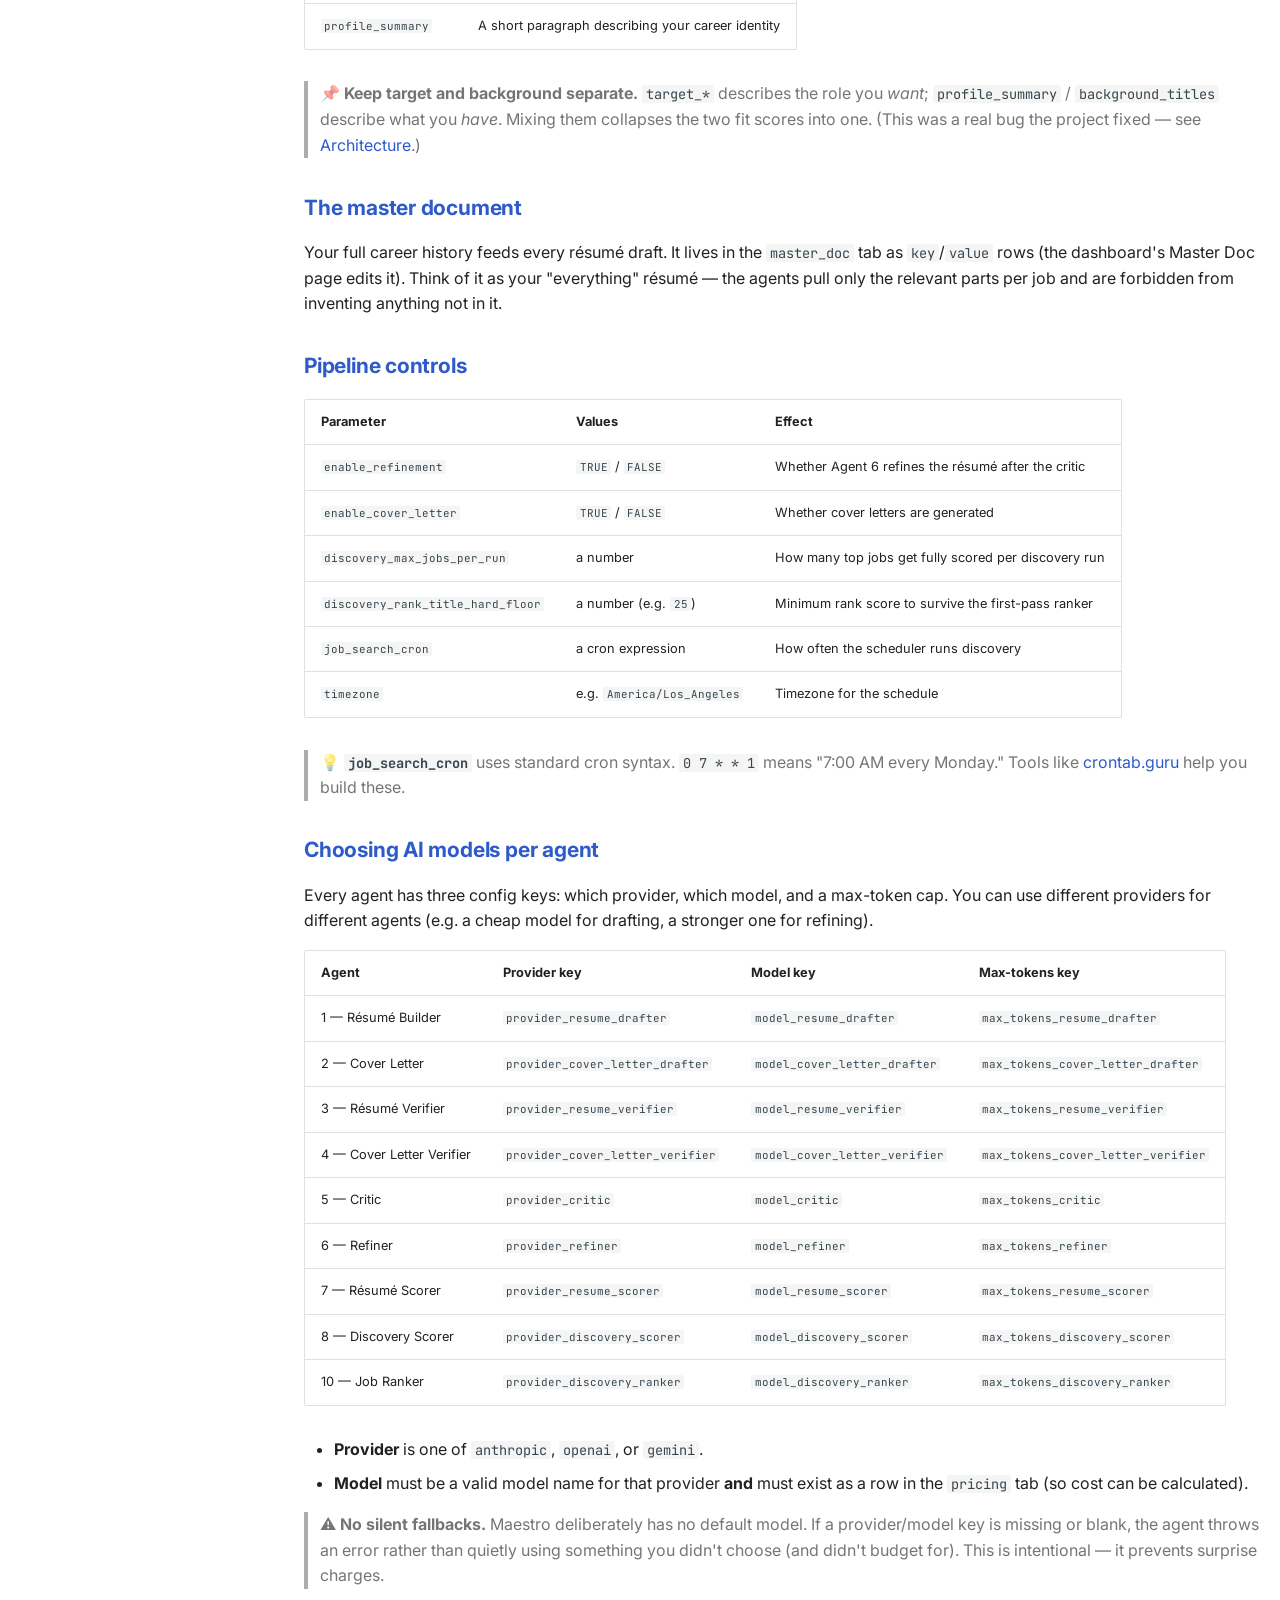
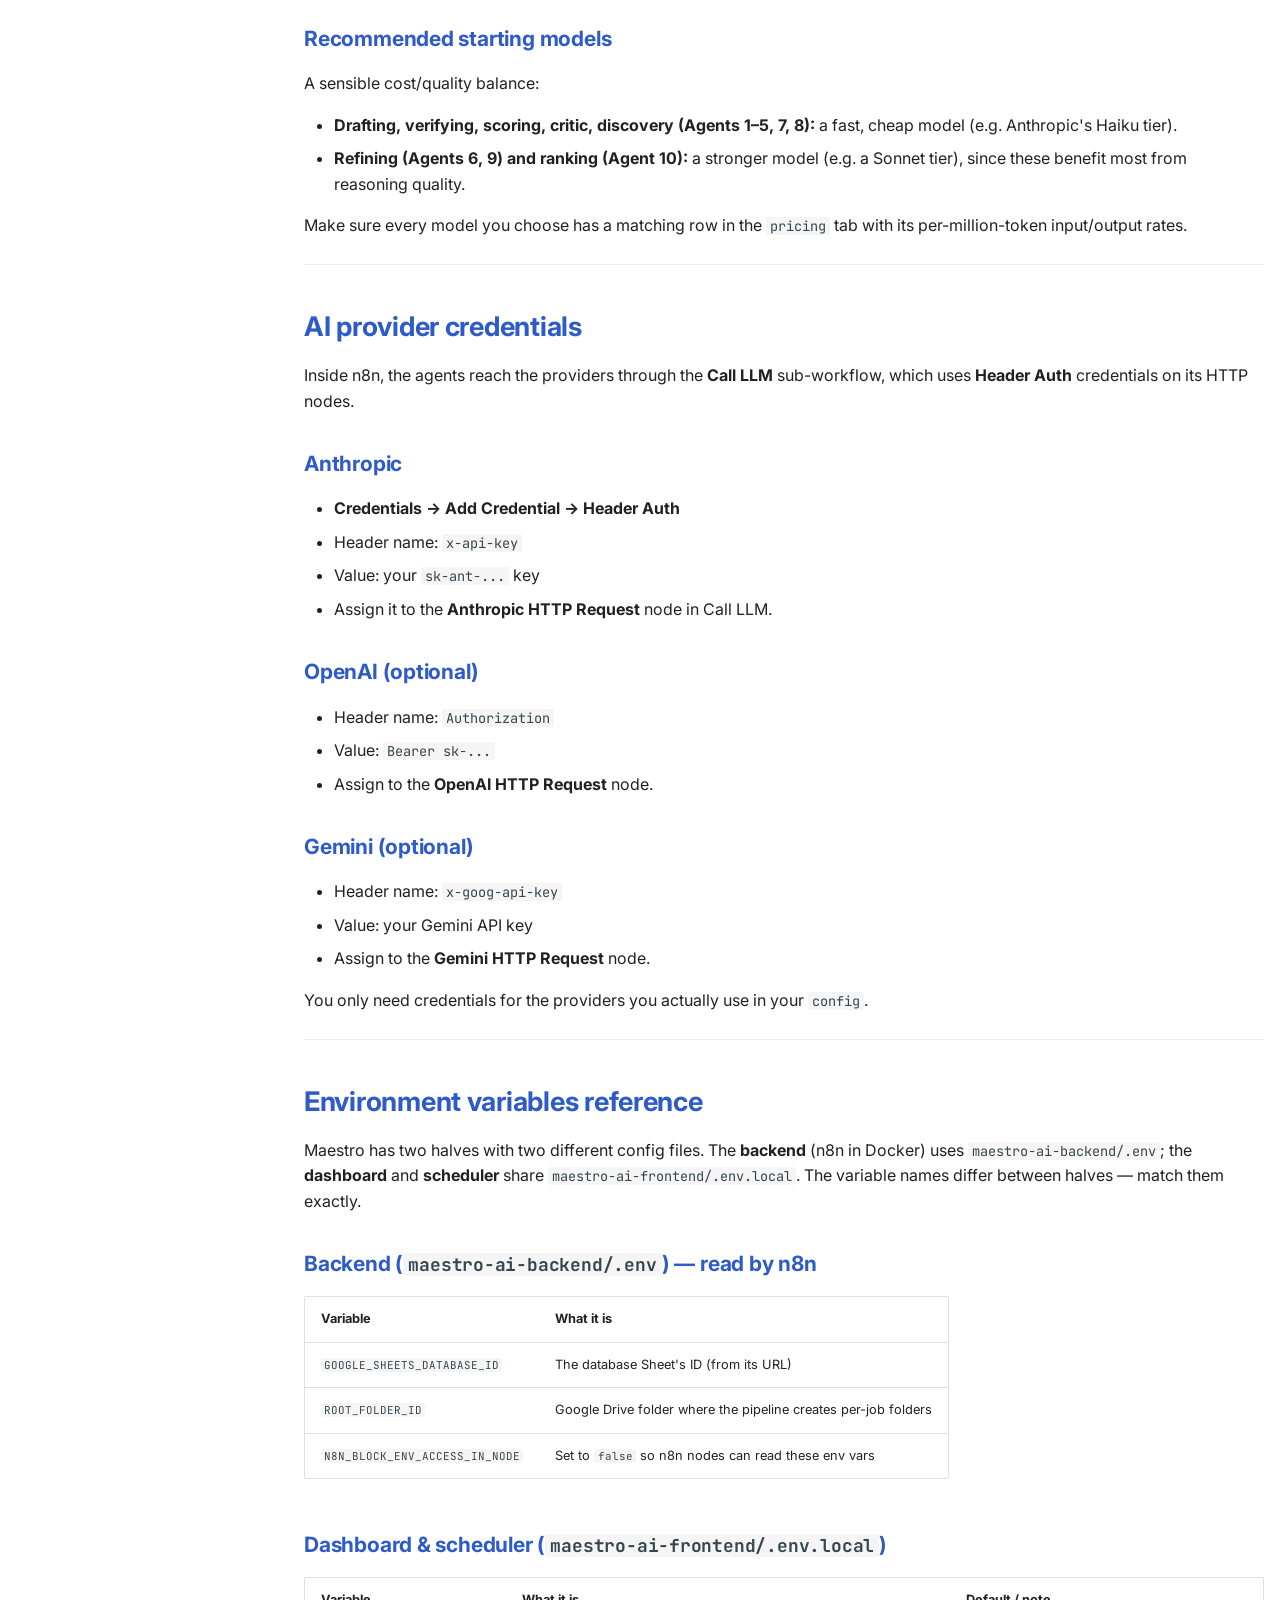
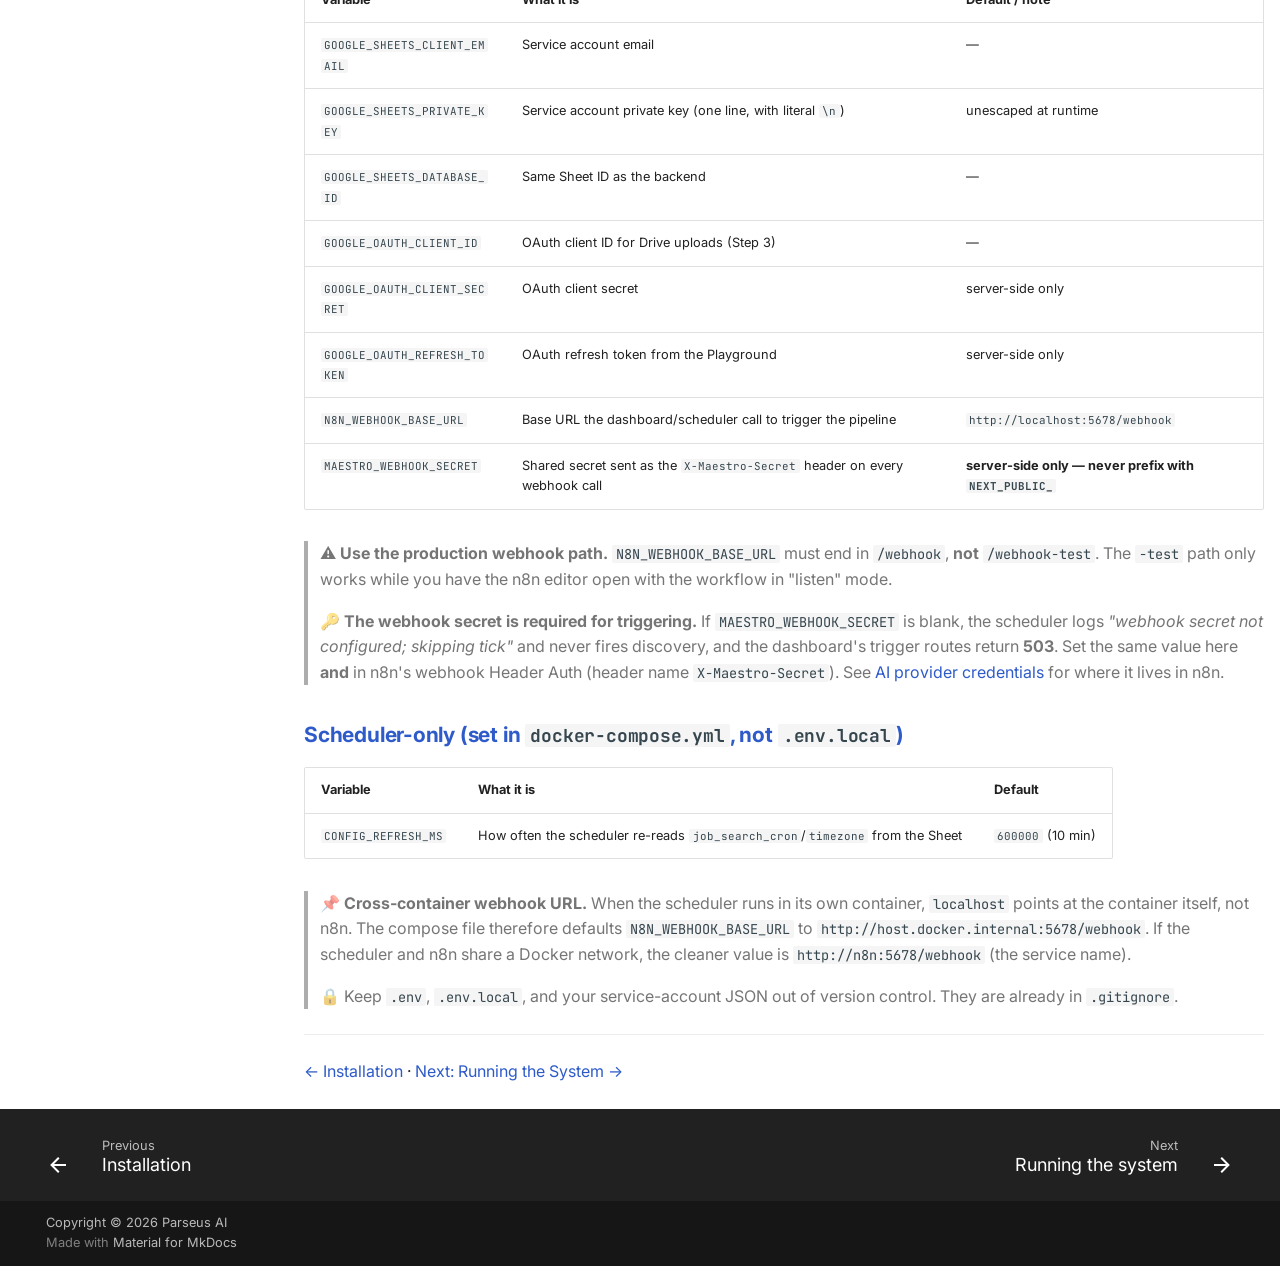
<file: site/03-configuration/index.html>
<!doctype html>
<html lang="en" class="no-js">
  <head>
    
      <meta charset="utf-8">
      <meta name="viewport" content="width=device-width,initial-scale=1">
      
        <meta name="description" content="An open-source, AI-powered job-search automation system.">
      
      
      
        <link rel="canonical" href="https://parseus-ai-inc.github.io/maestro-ai-backend/03-configuration/">
      
      
        <link rel="prev" href="../02-installation/">
      
      
        <link rel="next" href="../04-running/">
      
      
        
      
      
      <link rel="icon" href="../assets/images/favicon.png">
      <meta name="generator" content="mkdocs-1.6.1, mkdocs-material-9.7.6">
    
    
      
        <title>Configuration - Maestro AI</title>
      
    
    
      <link rel="stylesheet" href="../assets/stylesheets/main.484c7ddc.min.css">
      
        
        <link rel="stylesheet" href="../assets/stylesheets/palette.ab4e12ef.min.css">
      
      


    
    
      
    
    
      
        
        
        <link rel="preconnect" href="https://fonts.gstatic.com" crossorigin>
        <link rel="stylesheet" href="https://fonts.googleapis.com/css?family=Inter:300,300i,400,400i,700,700i%7CJetBrains+Mono:400,400i,700,700i&display=fallback">
        <style>:root{--md-text-font:"Inter";--md-code-font:"JetBrains Mono"}</style>
      
    
    
      <link rel="stylesheet" href="../stylesheets/parseus.css">
    
    <script>__md_scope=new URL("..",location),__md_hash=e=>[...e].reduce(((e,_)=>(e<<5)-e+_.charCodeAt(0)),0),__md_get=(e,_=localStorage,t=__md_scope)=>JSON.parse(_.getItem(t.pathname+"."+e)),__md_set=(e,_,t=localStorage,a=__md_scope)=>{try{t.setItem(a.pathname+"."+e,JSON.stringify(_))}catch(e){}}</script>
    
      

    
    
  </head>
  
  
    
    
      
    
    
    
    
    <body dir="ltr" data-md-color-scheme="default" data-md-color-primary="custom" data-md-color-accent="custom">
  
    
    <input class="md-toggle" data-md-toggle="drawer" type="checkbox" id="__drawer" autocomplete="off">
    <input class="md-toggle" data-md-toggle="search" type="checkbox" id="__search" autocomplete="off">
    <label class="md-overlay" for="__drawer"></label>
    <div data-md-component="skip">
      
        
        <a href="#3-configuration" class="md-skip">
          Skip to content
        </a>
      
    </div>
    <div data-md-component="announce">
      
    </div>
    
    
      

  

<header class="md-header md-header--shadow" data-md-component="header">
  <nav class="md-header__inner md-grid" aria-label="Header">
    <a href=".." title="Maestro AI" class="md-header__button md-logo" aria-label="Maestro AI" data-md-component="logo">
      
  
  <svg xmlns="http://www.w3.org/2000/svg" viewBox="0 0 24 24"><path d="M12 8a3 3 0 0 0 3-3 3 3 0 0 0-3-3 3 3 0 0 0-3 3 3 3 0 0 0 3 3m0 3.54C9.64 9.35 6.5 8 3 8v11c3.5 0 6.64 1.35 9 3.54 2.36-2.19 5.5-3.54 9-3.54V8c-3.5 0-6.64 1.35-9 3.54"/></svg>

    </a>
    <label class="md-header__button md-icon" for="__drawer">
      
      <svg xmlns="http://www.w3.org/2000/svg" viewBox="0 0 24 24"><path d="M3 6h18v2H3zm0 5h18v2H3zm0 5h18v2H3z"/></svg>
    </label>
    <div class="md-header__title" data-md-component="header-title">
      <div class="md-header__ellipsis">
        <div class="md-header__topic">
          <span class="md-ellipsis">
            Maestro AI
          </span>
        </div>
        <div class="md-header__topic" data-md-component="header-topic">
          <span class="md-ellipsis">
            
              Configuration
            
          </span>
        </div>
      </div>
    </div>
    
      
        <form class="md-header__option" data-md-component="palette">
  
    
    
    
    <input class="md-option" data-md-color-media="(prefers-color-scheme: light)" data-md-color-scheme="default" data-md-color-primary="custom" data-md-color-accent="custom"  aria-label="Switch to dark mode"  type="radio" name="__palette" id="__palette_0">
    
      <label class="md-header__button md-icon" title="Switch to dark mode" for="__palette_1" hidden>
        <svg xmlns="http://www.w3.org/2000/svg" viewBox="0 0 24 24"><path d="m17.75 4.09-2.53 1.94.91 3.06-2.63-1.81-2.63 1.81.91-3.06-2.53-1.94L12.44 4l1.06-3 1.06 3zm3.5 6.91-1.64 1.25.59 1.98-1.7-1.17-1.7 1.17.59-1.98L15.75 11l2.06-.05L18.5 9l.69 1.95zm-2.28 4.95c.83-.08 1.72 1.1 1.19 1.85-.32.45-.66.87-1.08 1.27C15.17 23 8.84 23 4.94 19.07c-3.91-3.9-3.91-10.24 0-14.14.4-.4.82-.76 1.27-1.08.75-.53 1.93.36 1.85 1.19-.27 2.86.69 5.83 2.89 8.02a9.96 9.96 0 0 0 8.02 2.89m-1.64 2.02a12.08 12.08 0 0 1-7.8-3.47c-2.17-2.19-3.33-5-3.49-7.82-2.81 3.14-2.7 7.96.31 10.98 3.02 3.01 7.84 3.12 10.98.31"/></svg>
      </label>
    
  
    
    
    
    <input class="md-option" data-md-color-media="(prefers-color-scheme: dark)" data-md-color-scheme="slate" data-md-color-primary="custom" data-md-color-accent="custom"  aria-label="Switch to light mode"  type="radio" name="__palette" id="__palette_1">
    
      <label class="md-header__button md-icon" title="Switch to light mode" for="__palette_0" hidden>
        <svg xmlns="http://www.w3.org/2000/svg" viewBox="0 0 24 24"><path d="M12 7a5 5 0 0 1 5 5 5 5 0 0 1-5 5 5 5 0 0 1-5-5 5 5 0 0 1 5-5m0 2a3 3 0 0 0-3 3 3 3 0 0 0 3 3 3 3 0 0 0 3-3 3 3 0 0 0-3-3m0-7 2.39 3.42C13.65 5.15 12.84 5 12 5s-1.65.15-2.39.42zM3.34 7l4.16-.35A7.2 7.2 0 0 0 5.94 8.5c-.44.74-.69 1.5-.83 2.29zm.02 10 1.76-3.77a7.131 7.131 0 0 0 2.38 4.14zM20.65 7l-1.77 3.79a7.02 7.02 0 0 0-2.38-4.15zm-.01 10-4.14.36c.59-.51 1.12-1.14 1.54-1.86.42-.73.69-1.5.83-2.29zM12 22l-2.41-3.44c.74.27 1.55.44 2.41.44.82 0 1.63-.17 2.37-.44z"/></svg>
      </label>
    
  
</form>
      
    
    
      <script>var palette=__md_get("__palette");if(palette&&palette.color){if("(prefers-color-scheme)"===palette.color.media){var media=matchMedia("(prefers-color-scheme: light)"),input=document.querySelector(media.matches?"[data-md-color-media='(prefers-color-scheme: light)']":"[data-md-color-media='(prefers-color-scheme: dark)']");palette.color.media=input.getAttribute("data-md-color-media"),palette.color.scheme=input.getAttribute("data-md-color-scheme"),palette.color.primary=input.getAttribute("data-md-color-primary"),palette.color.accent=input.getAttribute("data-md-color-accent")}for(var[key,value]of Object.entries(palette.color))document.body.setAttribute("data-md-color-"+key,value)}</script>
    
    
    
      
      
        <label class="md-header__button md-icon" for="__search">
          
          <svg xmlns="http://www.w3.org/2000/svg" viewBox="0 0 24 24"><path d="M9.5 3A6.5 6.5 0 0 1 16 9.5c0 1.61-.59 3.09-1.56 4.23l.27.27h.79l5 5-1.5 1.5-5-5v-.79l-.27-.27A6.52 6.52 0 0 1 9.5 16 6.5 6.5 0 0 1 3 9.5 6.5 6.5 0 0 1 9.5 3m0 2C7 5 5 7 5 9.5S7 14 9.5 14 14 12 14 9.5 12 5 9.5 5"/></svg>
        </label>
        <div class="md-search" data-md-component="search" role="dialog">
  <label class="md-search__overlay" for="__search"></label>
  <div class="md-search__inner" role="search">
    <form class="md-search__form" name="search">
      <input type="text" class="md-search__input" name="query" aria-label="Search" placeholder="Search" autocapitalize="off" autocorrect="off" autocomplete="off" spellcheck="false" data-md-component="search-query" required>
      <label class="md-search__icon md-icon" for="__search">
        
        <svg xmlns="http://www.w3.org/2000/svg" viewBox="0 0 24 24"><path d="M9.5 3A6.5 6.5 0 0 1 16 9.5c0 1.61-.59 3.09-1.56 4.23l.27.27h.79l5 5-1.5 1.5-5-5v-.79l-.27-.27A6.52 6.52 0 0 1 9.5 16 6.5 6.5 0 0 1 3 9.5 6.5 6.5 0 0 1 9.5 3m0 2C7 5 5 7 5 9.5S7 14 9.5 14 14 12 14 9.5 12 5 9.5 5"/></svg>
        
        <svg xmlns="http://www.w3.org/2000/svg" viewBox="0 0 24 24"><path d="M20 11v2H8l5.5 5.5-1.42 1.42L4.16 12l7.92-7.92L13.5 5.5 8 11z"/></svg>
      </label>
      <nav class="md-search__options" aria-label="Search">
        
        <button type="reset" class="md-search__icon md-icon" title="Clear" aria-label="Clear" tabindex="-1">
          
          <svg xmlns="http://www.w3.org/2000/svg" viewBox="0 0 24 24"><path d="M19 6.41 17.59 5 12 10.59 6.41 5 5 6.41 10.59 12 5 17.59 6.41 19 12 13.41 17.59 19 19 17.59 13.41 12z"/></svg>
        </button>
      </nav>
      
        <div class="md-search__suggest" data-md-component="search-suggest"></div>
      
    </form>
    <div class="md-search__output">
      <div class="md-search__scrollwrap" tabindex="0" data-md-scrollfix>
        <div class="md-search-result" data-md-component="search-result">
          <div class="md-search-result__meta">
            Initializing search
          </div>
          <ol class="md-search-result__list" role="presentation"></ol>
        </div>
      </div>
    </div>
  </div>
</div>
      
    
    
      <div class="md-header__source">
        <a href="https://github.com/parseus-ai-inc/maestro-ai-backend" title="Go to repository" class="md-source" data-md-component="source">
  <div class="md-source__icon md-icon">
    
    <svg xmlns="http://www.w3.org/2000/svg" viewBox="0 0 512 512"><!--! Font Awesome Free 7.1.0 by @fontawesome - https://fontawesome.com License - https://fontawesome.com/license/free (Icons: CC BY 4.0, Fonts: SIL OFL 1.1, Code: MIT License) Copyright 2025 Fonticons, Inc.--><path d="M173.9 397.4c0 2-2.3 3.6-5.2 3.6-3.3.3-5.6-1.3-5.6-3.6 0-2 2.3-3.6 5.2-3.6 3-.3 5.6 1.3 5.6 3.6m-31.1-4.5c-.7 2 1.3 4.3 4.3 4.9 2.6 1 5.6 0 6.2-2s-1.3-4.3-4.3-5.2c-2.6-.7-5.5.3-6.2 2.3m44.2-1.7c-2.9.7-4.9 2.6-4.6 4.9.3 2 2.9 3.3 5.9 2.6 2.9-.7 4.9-2.6 4.6-4.6-.3-1.9-3-3.2-5.9-2.9M252.8 8C114.1 8 8 113.3 8 252c0 110.9 69.8 205.8 169.5 239.2 12.8 2.3 17.3-5.6 17.3-12.1 0-6.2-.3-40.4-.3-61.4 0 0-70 15-84.7-29.8 0 0-11.4-29.1-27.8-36.6 0 0-22.9-15.7 1.6-15.4 0 0 24.9 2 38.6 25.8 21.9 38.6 58.6 27.5 72.9 20.9 2.3-16 8.8-27.1 16-33.7-55.9-6.2-112.3-14.3-112.3-110.5 0-27.5 7.6-41.3 23.6-58.9-2.6-6.5-11.1-33.3 2.6-67.9 20.9-6.5 69 27 69 27 20-5.6 41.5-8.5 62.8-8.5s42.8 2.9 62.8 8.5c0 0 48.1-33.6 69-27 13.7 34.7 5.2 61.4 2.6 67.9 16 17.7 25.8 31.5 25.8 58.9 0 96.5-58.9 104.2-114.8 110.5 9.2 7.9 17 22.9 17 46.4 0 33.7-.3 75.4-.3 83.6 0 6.5 4.6 14.4 17.3 12.1C436.2 457.8 504 362.9 504 252 504 113.3 391.5 8 252.8 8M105.2 352.9c-1.3 1-1 3.3.7 5.2 1.6 1.6 3.9 2.3 5.2 1 1.3-1 1-3.3-.7-5.2-1.6-1.6-3.9-2.3-5.2-1m-10.8-8.1c-.7 1.3.3 2.9 2.3 3.9 1.6 1 3.6.7 4.3-.7.7-1.3-.3-2.9-2.3-3.9-2-.6-3.6-.3-4.3.7m32.4 35.6c-1.6 1.3-1 4.3 1.3 6.2 2.3 2.3 5.2 2.6 6.5 1 1.3-1.3.7-4.3-1.3-6.2-2.2-2.3-5.2-2.6-6.5-1m-11.4-14.7c-1.6 1-1.6 3.6 0 5.9s4.3 3.3 5.6 2.3c1.6-1.3 1.6-3.9 0-6.2-1.4-2.3-4-3.3-5.6-2"/></svg>
  </div>
  <div class="md-source__repository">
    parseus-ai-inc/maestro-ai-backend
  </div>
</a>
      </div>
    
  </nav>
  
</header>
    
    <div class="md-container" data-md-component="container">
      
      
        
          
        
      
      <main class="md-main" data-md-component="main">
        <div class="md-main__inner md-grid">
          
            
              
              <div class="md-sidebar md-sidebar--primary" data-md-component="sidebar" data-md-type="navigation" >
                <div class="md-sidebar__scrollwrap">
                  <div class="md-sidebar__inner">
                    



  

<nav class="md-nav md-nav--primary md-nav--integrated" aria-label="Navigation" data-md-level="0">
  <label class="md-nav__title" for="__drawer">
    <a href=".." title="Maestro AI" class="md-nav__button md-logo" aria-label="Maestro AI" data-md-component="logo">
      
  
  <svg xmlns="http://www.w3.org/2000/svg" viewBox="0 0 24 24"><path d="M12 8a3 3 0 0 0 3-3 3 3 0 0 0-3-3 3 3 0 0 0-3 3 3 3 0 0 0 3 3m0 3.54C9.64 9.35 6.5 8 3 8v11c3.5 0 6.64 1.35 9 3.54 2.36-2.19 5.5-3.54 9-3.54V8c-3.5 0-6.64 1.35-9 3.54"/></svg>

    </a>
    Maestro AI
  </label>
  
    <div class="md-nav__source">
      <a href="https://github.com/parseus-ai-inc/maestro-ai-backend" title="Go to repository" class="md-source" data-md-component="source">
  <div class="md-source__icon md-icon">
    
    <svg xmlns="http://www.w3.org/2000/svg" viewBox="0 0 512 512"><!--! Font Awesome Free 7.1.0 by @fontawesome - https://fontawesome.com License - https://fontawesome.com/license/free (Icons: CC BY 4.0, Fonts: SIL OFL 1.1, Code: MIT License) Copyright 2025 Fonticons, Inc.--><path d="M173.9 397.4c0 2-2.3 3.6-5.2 3.6-3.3.3-5.6-1.3-5.6-3.6 0-2 2.3-3.6 5.2-3.6 3-.3 5.6 1.3 5.6 3.6m-31.1-4.5c-.7 2 1.3 4.3 4.3 4.9 2.6 1 5.6 0 6.2-2s-1.3-4.3-4.3-5.2c-2.6-.7-5.5.3-6.2 2.3m44.2-1.7c-2.9.7-4.9 2.6-4.6 4.9.3 2 2.9 3.3 5.9 2.6 2.9-.7 4.9-2.6 4.6-4.6-.3-1.9-3-3.2-5.9-2.9M252.8 8C114.1 8 8 113.3 8 252c0 110.9 69.8 205.8 169.5 239.2 12.8 2.3 17.3-5.6 17.3-12.1 0-6.2-.3-40.4-.3-61.4 0 0-70 15-84.7-29.8 0 0-11.4-29.1-27.8-36.6 0 0-22.9-15.7 1.6-15.4 0 0 24.9 2 38.6 25.8 21.9 38.6 58.6 27.5 72.9 20.9 2.3-16 8.8-27.1 16-33.7-55.9-6.2-112.3-14.3-112.3-110.5 0-27.5 7.6-41.3 23.6-58.9-2.6-6.5-11.1-33.3 2.6-67.9 20.9-6.5 69 27 69 27 20-5.6 41.5-8.5 62.8-8.5s42.8 2.9 62.8 8.5c0 0 48.1-33.6 69-27 13.7 34.7 5.2 61.4 2.6 67.9 16 17.7 25.8 31.5 25.8 58.9 0 96.5-58.9 104.2-114.8 110.5 9.2 7.9 17 22.9 17 46.4 0 33.7-.3 75.4-.3 83.6 0 6.5 4.6 14.4 17.3 12.1C436.2 457.8 504 362.9 504 252 504 113.3 391.5 8 252.8 8M105.2 352.9c-1.3 1-1 3.3.7 5.2 1.6 1.6 3.9 2.3 5.2 1 1.3-1 1-3.3-.7-5.2-1.6-1.6-3.9-2.3-5.2-1m-10.8-8.1c-.7 1.3.3 2.9 2.3 3.9 1.6 1 3.6.7 4.3-.7.7-1.3-.3-2.9-2.3-3.9-2-.6-3.6-.3-4.3.7m32.4 35.6c-1.6 1.3-1 4.3 1.3 6.2 2.3 2.3 5.2 2.6 6.5 1 1.3-1.3.7-4.3-1.3-6.2-2.2-2.3-5.2-2.6-6.5-1m-11.4-14.7c-1.6 1-1.6 3.6 0 5.9s4.3 3.3 5.6 2.3c1.6-1.3 1.6-3.9 0-6.2-1.4-2.3-4-3.3-5.6-2"/></svg>
  </div>
  <div class="md-source__repository">
    parseus-ai-inc/maestro-ai-backend
  </div>
</a>
    </div>
  
  <ul class="md-nav__list" data-md-scrollfix>
    
      
      
  
  
  
  
    <li class="md-nav__item">
      <a href=".." class="md-nav__link">
        
  
  
  <span class="md-ellipsis">
    
  
    Home
  

    
  </span>
  
  

      </a>
    </li>
  

    
      
      
  
  
  
  
    <li class="md-nav__item">
      <a href="../why-maestro/" class="md-nav__link">
        
  
  
  <span class="md-ellipsis">
    
  
    Why Maestro?
  

    
  </span>
  
  

      </a>
    </li>
  

    
      
      
  
  
    
  
  
  
    
    
    
    
      
        
        
      
    
    
    <li class="md-nav__item md-nav__item--active md-nav__item--section md-nav__item--nested">
      
        
        
        <input class="md-nav__toggle md-toggle " type="checkbox" id="__nav_3" checked>
        
          
          <label class="md-nav__link" for="__nav_3" id="__nav_3_label" tabindex="">
            
  
  
  <span class="md-ellipsis">
    
  
    Getting started
  

    
  </span>
  
  

            <span class="md-nav__icon md-icon"></span>
          </label>
        
        <nav class="md-nav" data-md-level="1" aria-labelledby="__nav_3_label" aria-expanded="true">
          <label class="md-nav__title" for="__nav_3">
            <span class="md-nav__icon md-icon"></span>
            
  
    Getting started
  

          </label>
          <ul class="md-nav__list" data-md-scrollfix>
            
              
                
  
  
  
  
    <li class="md-nav__item">
      <a href="../01-overview/" class="md-nav__link">
        
  
  
  <span class="md-ellipsis">
    
  
    Overview
  

    
  </span>
  
  

      </a>
    </li>
  

              
            
              
                
  
  
  
  
    <li class="md-nav__item">
      <a href="../02-installation/" class="md-nav__link">
        
  
  
  <span class="md-ellipsis">
    
  
    Installation
  

    
  </span>
  
  

      </a>
    </li>
  

              
            
              
                
  
  
    
  
  
  
    <li class="md-nav__item md-nav__item--active">
      
      <input class="md-nav__toggle md-toggle" type="checkbox" id="__toc">
      
      
        
      
      
        <label class="md-nav__link md-nav__link--active" for="__toc">
          
  
  
  <span class="md-ellipsis">
    
  
    Configuration
  

    
  </span>
  
  

          <span class="md-nav__icon md-icon"></span>
        </label>
      
      <a href="./" class="md-nav__link md-nav__link--active">
        
  
  
  <span class="md-ellipsis">
    
  
    Configuration
  

    
  </span>
  
  

      </a>
      
        

<nav class="md-nav md-nav--secondary" aria-label="Table of contents">
  
  
  
    
  
  
    <label class="md-nav__title" for="__toc">
      <span class="md-nav__icon md-icon"></span>
      Table of contents
    </label>
    <ul class="md-nav__list" data-md-component="toc" data-md-scrollfix>
      
        <li class="md-nav__item">
  <a href="#google-cloud-setup" class="md-nav__link">
    <span class="md-ellipsis">
      
        Google Cloud setup
      
    </span>
  </a>
  
    <nav class="md-nav" aria-label="Google Cloud setup">
      <ul class="md-nav__list">
        
          <li class="md-nav__item">
  <a href="#create-the-project-and-enable-apis" class="md-nav__link">
    <span class="md-ellipsis">
      
        Create the project and enable APIs
      
    </span>
  </a>
  
</li>
        
          <li class="md-nav__item">
  <a href="#create-the-service-account-and-key" class="md-nav__link">
    <span class="md-ellipsis">
      
        Create the service account and key
      
    </span>
  </a>
  
</li>
        
          <li class="md-nav__item">
  <a href="#values-youll-extract-from-the-json" class="md-nav__link">
    <span class="md-ellipsis">
      
        Values you'll extract from the JSON
      
    </span>
  </a>
  
</li>
        
          <li class="md-nav__item">
  <a href="#share-access" class="md-nav__link">
    <span class="md-ellipsis">
      
        Share access
      
    </span>
  </a>
  
</li>
        
      </ul>
    </nav>
  
</li>
      
        <li class="md-nav__item">
  <a href="#the-config-tab" class="md-nav__link">
    <span class="md-ellipsis">
      
        The config tab
      
    </span>
  </a>
  
    <nav class="md-nav" aria-label="The config tab">
      <ul class="md-nav__list">
        
          <li class="md-nav__item">
  <a href="#your-identity" class="md-nav__link">
    <span class="md-ellipsis">
      
        Your identity
      
    </span>
  </a>
  
</li>
        
          <li class="md-nav__item">
  <a href="#what-youre-targeting" class="md-nav__link">
    <span class="md-ellipsis">
      
        What you're targeting
      
    </span>
  </a>
  
</li>
        
          <li class="md-nav__item">
  <a href="#your-background-for-background-fit-scoring" class="md-nav__link">
    <span class="md-ellipsis">
      
        Your background (for background-fit scoring)
      
    </span>
  </a>
  
</li>
        
          <li class="md-nav__item">
  <a href="#the-master-document" class="md-nav__link">
    <span class="md-ellipsis">
      
        The master document
      
    </span>
  </a>
  
</li>
        
          <li class="md-nav__item">
  <a href="#pipeline-controls" class="md-nav__link">
    <span class="md-ellipsis">
      
        Pipeline controls
      
    </span>
  </a>
  
</li>
        
          <li class="md-nav__item">
  <a href="#choosing-ai-models-per-agent" class="md-nav__link">
    <span class="md-ellipsis">
      
        Choosing AI models per agent
      
    </span>
  </a>
  
</li>
        
          <li class="md-nav__item">
  <a href="#recommended-starting-models" class="md-nav__link">
    <span class="md-ellipsis">
      
        Recommended starting models
      
    </span>
  </a>
  
</li>
        
      </ul>
    </nav>
  
</li>
      
        <li class="md-nav__item">
  <a href="#ai-provider-credentials" class="md-nav__link">
    <span class="md-ellipsis">
      
        AI provider credentials
      
    </span>
  </a>
  
    <nav class="md-nav" aria-label="AI provider credentials">
      <ul class="md-nav__list">
        
          <li class="md-nav__item">
  <a href="#anthropic" class="md-nav__link">
    <span class="md-ellipsis">
      
        Anthropic
      
    </span>
  </a>
  
</li>
        
          <li class="md-nav__item">
  <a href="#openai-optional" class="md-nav__link">
    <span class="md-ellipsis">
      
        OpenAI (optional)
      
    </span>
  </a>
  
</li>
        
          <li class="md-nav__item">
  <a href="#gemini-optional" class="md-nav__link">
    <span class="md-ellipsis">
      
        Gemini (optional)
      
    </span>
  </a>
  
</li>
        
      </ul>
    </nav>
  
</li>
      
        <li class="md-nav__item">
  <a href="#environment-variables-reference" class="md-nav__link">
    <span class="md-ellipsis">
      
        Environment variables reference
      
    </span>
  </a>
  
    <nav class="md-nav" aria-label="Environment variables reference">
      <ul class="md-nav__list">
        
          <li class="md-nav__item">
  <a href="#backend-maestro-ai-backendenv-read-by-n8n" class="md-nav__link">
    <span class="md-ellipsis">
      
        Backend (maestro-ai-backend/.env) — read by n8n
      
    </span>
  </a>
  
</li>
        
          <li class="md-nav__item">
  <a href="#dashboard-scheduler-maestro-ai-frontendenvlocal" class="md-nav__link">
    <span class="md-ellipsis">
      
        Dashboard &amp; scheduler (maestro-ai-frontend/.env.local)
      
    </span>
  </a>
  
</li>
        
          <li class="md-nav__item">
  <a href="#scheduler-only-set-in-docker-composeyml-not-envlocal" class="md-nav__link">
    <span class="md-ellipsis">
      
        Scheduler-only (set in docker-compose.yml, not .env.local)
      
    </span>
  </a>
  
</li>
        
      </ul>
    </nav>
  
</li>
      
    </ul>
  
</nav>
      
    </li>
  

              
            
              
                
  
  
  
  
    <li class="md-nav__item">
      <a href="../04-running/" class="md-nav__link">
        
  
  
  <span class="md-ellipsis">
    
  
    Running the system
  

    
  </span>
  
  

      </a>
    </li>
  

              
            
          </ul>
        </nav>
      
    </li>
  

    
      
      
  
  
  
  
    
    
    
    
      
        
        
      
    
    
    <li class="md-nav__item md-nav__item--section md-nav__item--nested">
      
        
        
        <input class="md-nav__toggle md-toggle " type="checkbox" id="__nav_4" >
        
          
          <label class="md-nav__link" for="__nav_4" id="__nav_4_label" tabindex="">
            
  
  
  <span class="md-ellipsis">
    
  
    Reference
  

    
  </span>
  
  

            <span class="md-nav__icon md-icon"></span>
          </label>
        
        <nav class="md-nav" data-md-level="1" aria-labelledby="__nav_4_label" aria-expanded="false">
          <label class="md-nav__title" for="__nav_4">
            <span class="md-nav__icon md-icon"></span>
            
  
    Reference
  

          </label>
          <ul class="md-nav__list" data-md-scrollfix>
            
              
                
  
  
  
  
    <li class="md-nav__item">
      <a href="../05-architecture/" class="md-nav__link">
        
  
  
  <span class="md-ellipsis">
    
  
    Architecture
  

    
  </span>
  
  

      </a>
    </li>
  

              
            
              
                
  
  
  
  
    <li class="md-nav__item">
      <a href="../06-database-reference/" class="md-nav__link">
        
  
  
  <span class="md-ellipsis">
    
  
    Database reference
  

    
  </span>
  
  

      </a>
    </li>
  

              
            
              
                
  
  
  
  
    <li class="md-nav__item">
      <a href="../11-importing-workflows/" class="md-nav__link">
        
  
  
  <span class="md-ellipsis">
    
  
    Importing workflows
  

    
  </span>
  
  

      </a>
    </li>
  

              
            
              
                
  
  
  
  
    <li class="md-nav__item">
      <a href="../07-troubleshooting/" class="md-nav__link">
        
  
  
  <span class="md-ellipsis">
    
  
    Troubleshooting
  

    
  </span>
  
  

      </a>
    </li>
  

              
            
              
                
  
  
  
  
    <li class="md-nav__item">
      <a href="../08-faq-glossary/" class="md-nav__link">
        
  
  
  <span class="md-ellipsis">
    
  
    FAQ & glossary
  

    
  </span>
  
  

      </a>
    </li>
  

              
            
          </ul>
        </nav>
      
    </li>
  

    
      
      
  
  
  
  
    
    
    
    
      
        
        
      
    
    
    <li class="md-nav__item md-nav__item--section md-nav__item--nested">
      
        
        
        <input class="md-nav__toggle md-toggle " type="checkbox" id="__nav_5" >
        
          
          <label class="md-nav__link" for="__nav_5" id="__nav_5_label" tabindex="">
            
  
  
  <span class="md-ellipsis">
    
  
    Customizing
  

    
  </span>
  
  

            <span class="md-nav__icon md-icon"></span>
          </label>
        
        <nav class="md-nav" data-md-level="1" aria-labelledby="__nav_5_label" aria-expanded="false">
          <label class="md-nav__title" for="__nav_5">
            <span class="md-nav__icon md-icon"></span>
            
  
    Customizing
  

          </label>
          <ul class="md-nav__list" data-md-scrollfix>
            
              
                
  
  
  
  
    <li class="md-nav__item">
      <a href="../09-prompting/" class="md-nav__link">
        
  
  
  <span class="md-ellipsis">
    
  
    Prompting & customizing
  

    
  </span>
  
  

      </a>
    </li>
  

              
            
              
                
  
  
  
  
    <li class="md-nav__item">
      <a href="../10-master-dossier/" class="md-nav__link">
        
  
  
  <span class="md-ellipsis">
    
  
    Master career dossier
  

    
  </span>
  
  

      </a>
    </li>
  

              
            
          </ul>
        </nav>
      
    </li>
  

    
  </ul>
</nav>
                  </div>
                </div>
              </div>
            
            
          
          
            <div class="md-content" data-md-component="content">
              
              <article class="md-content__inner md-typeset">
                
                  


  
  


<h1 id="3-configuration">3. Configuration<a class="headerlink" href="#3-configuration" title="Permanent link">&para;</a></h1>
<p><a href="../02-installation/">← Installation</a> · <a href="../04-running/">Next: Running the System →</a></p>
<hr />
<p>This page covers everything you configure: your Google Cloud project, the database's <code>config</code> tab (your personal settings and AI model choices), and the AI provider credentials.</p>
<h2 id="google-cloud-setup">Google Cloud setup<a class="headerlink" href="#google-cloud-setup" title="Permanent link">&para;</a></h2>
<p>This expands on Step 3 of the <a href="../02-installation/#step-3-set-up-your-google-cloud-project">Installation Guide</a>. Maestro reads and writes Google Sheets and stores files in Google Drive on your behalf, using a <strong>service account</strong> — a non-human Google identity with its own key.</p>
<h3 id="create-the-project-and-enable-apis">Create the project and enable APIs<a class="headerlink" href="#create-the-project-and-enable-apis" title="Permanent link">&para;</a></h3>
<ol>
<li>Open <strong>https://console.cloud.google.com</strong> and sign in.</li>
<li>Top bar → project dropdown → <strong>New Project</strong>. Name it <code>maestro</code>. Create and select it.</li>
<li>Enable these APIs one at a time (search each by name in the top search bar, open it, click <strong>Enable</strong>):</li>
<li><strong>Google Sheets API</strong> — read/write the database</li>
<li><strong>Google Drive API</strong> — store résumé/cover-letter files and folders</li>
<li><strong>Google Docs API</strong> — apply formatting to converted documents</li>
</ol>
<h3 id="create-the-service-account-and-key">Create the service account and key<a class="headerlink" href="#create-the-service-account-and-key" title="Permanent link">&para;</a></h3>
<ol>
<li><strong>APIs &amp; Services → Credentials → Create Credentials → Service account.</strong></li>
<li>Name it <code>maestro-pipeline</code>. Click <strong>Create and Continue</strong>, then <strong>Done</strong> (skip the optional role and access steps).</li>
<li>Click the service account you just made → <strong>Keys</strong> tab → <strong>Add Key → Create new key → JSON → Create.</strong></li>
<li>A <code>.json</code> file downloads. <strong>This is a secret — treat it like a password.</strong> Don't put it in a public folder or commit it to Git.</li>
</ol>
<h3 id="values-youll-extract-from-the-json">Values you'll extract from the JSON<a class="headerlink" href="#values-youll-extract-from-the-json" title="Permanent link">&para;</a></h3>
<p>Open the downloaded JSON in a text editor. Two fields matter:</p>
<table>
<thead>
<tr>
<th>JSON field</th>
<th>Used as</th>
<th>Where</th>
</tr>
</thead>
<tbody>
<tr>
<td><code>client_email</code></td>
<td><code>GOOGLE_SHEETS_CLIENT_EMAIL</code></td>
<td>dashboard <code>.env.local</code>; also shared into the Sheet &amp; Drive folder</td>
</tr>
<tr>
<td><code>private_key</code></td>
<td><code>GOOGLE_SHEETS_PRIVATE_KEY</code></td>
<td>dashboard <code>.env.local</code> (and the n8n Google credential)</td>
</tr>
</tbody>
</table>
<blockquote>
<p>⚠️ <strong>The single-service-account rule.</strong> Both the dashboard and the n8n pipeline must authenticate as the <strong>same</strong> service account. The pipeline creates the Drive folders; the dashboard writes files into them. If they're different accounts, the dashboard can't write to the pipeline's folders and you'll get <strong>403 Forbidden</strong> errors on "Save to Drive."</p>
</blockquote>
<h3 id="share-access">Share access<a class="headerlink" href="#share-access" title="Permanent link">&para;</a></h3>
<p>The service account can't see anything until you share it in:</p>
<ul>
<li><strong>The database Sheet</strong> — open it → <strong>Share</strong> → paste <code>client_email</code> → <strong>Editor</strong>.</li>
<li><strong>The Drive root folder</strong> — create a folder for Maestro's output, share it with <code>client_email</code> as <strong>Editor</strong>, and use its ID as <code>ROOT_FOLDER_ID</code> in the backend <code>.env</code>.</li>
</ul>
<hr />
<h2 id="the-config-tab">The <code>config</code> tab<a class="headerlink" href="#the-config-tab" title="Permanent link">&para;</a></h2>
<p>All of your personal settings live in the <code>config</code> tab of the database Sheet. Each row is one setting. The columns are:</p>
<table>
<thead>
<tr>
<th>Column</th>
<th>Meaning</th>
</tr>
</thead>
<tbody>
<tr>
<td><code>category</code></td>
<td>Grouping (e.g. "Applicant Identity", "LLM - Résumé Drafter")</td>
</tr>
<tr>
<td><code>parameter</code></td>
<td>The setting's name (this is the key the software reads)</td>
</tr>
<tr>
<td><code>value</code></td>
<td><strong>What you set</strong></td>
</tr>
<tr>
<td><code>description</code></td>
<td>What it does</td>
</tr>
<tr>
<td><code>examples_or_notes</code></td>
<td>Hints</td>
</tr>
<tr>
<td><code>display_order</code>, <code>input_type</code>, <code>options</code></td>
<td>Used by the dashboard to render the settings nicely</td>
</tr>
</tbody>
</table>
<p>You edit the <strong><code>value</code></strong> column. Below are the settings that matter most.</p>
<h3 id="your-identity">Your identity<a class="headerlink" href="#your-identity" title="Permanent link">&para;</a></h3>
<p>These appear on your résumé header.</p>
<table>
<thead>
<tr>
<th>Parameter</th>
<th>Example</th>
</tr>
</thead>
<tbody>
<tr>
<td><code>applicant_first_name</code></td>
<td><code>Jane</code></td>
</tr>
<tr>
<td><code>applicant_last_name</code></td>
<td><code>Doe</code></td>
</tr>
<tr>
<td><code>applicant_credentials</code></td>
<td><code>PhD</code> (optional)</td>
</tr>
<tr>
<td><code>applicant_email</code></td>
<td><code>jane.applications@gmail.com</code></td>
</tr>
<tr>
<td><code>applicant_phone</code></td>
<td><code>(555) 123-4567</code></td>
</tr>
<tr>
<td><code>applicant_location</code></td>
<td><code>Seattle, WA</code></td>
</tr>
<tr>
<td><code>applicant_linkedin_url</code></td>
<td><code>https://linkedin.com/in/jane-doe</code></td>
</tr>
</tbody>
</table>
<blockquote>
<p>💡 Many people use a dedicated email for job applications. Set whatever address you want on the résumé here.</p>
</blockquote>
<h3 id="what-youre-targeting">What you're targeting<a class="headerlink" href="#what-youre-targeting" title="Permanent link">&para;</a></h3>
<p>These drive <strong>target fit</strong> scoring and discovery.</p>
<table>
<thead>
<tr>
<th>Parameter</th>
<th>Example</th>
</tr>
</thead>
<tbody>
<tr>
<td><code>target_titles</code></td>
<td><code>Senior Product Manager, Director of Product</code></td>
</tr>
<tr>
<td><code>target_location</code></td>
<td><code>Seattle, WA</code></td>
</tr>
<tr>
<td><code>target_country</code></td>
<td><code>USA</code></td>
</tr>
<tr>
<td><code>domain_interests</code></td>
<td><code>robotics, autonomous systems, saas</code></td>
</tr>
<tr>
<td><code>employment_type_considered</code></td>
<td><code>full_time</code></td>
</tr>
</tbody>
</table>
<h3 id="your-background-for-background-fit-scoring">Your background (for background-fit scoring)<a class="headerlink" href="#your-background-for-background-fit-scoring" title="Permanent link">&para;</a></h3>
<table>
<thead>
<tr>
<th>Parameter</th>
<th>Example</th>
</tr>
</thead>
<tbody>
<tr>
<td><code>background_titles</code></td>
<td><code>VP Product, Head of AI</code></td>
</tr>
<tr>
<td><code>profile_summary</code></td>
<td>A short paragraph describing your career identity</td>
</tr>
</tbody>
</table>
<blockquote>
<p>📌 <strong>Keep target and background separate.</strong> <code>target_*</code> describes the role you <em>want</em>; <code>profile_summary</code> / <code>background_titles</code> describe what you <em>have</em>. Mixing them collapses the two fit scores into one. (This was a real bug the project fixed — see <a href="../05-architecture/#the-two-scoring-axes">Architecture</a>.)</p>
</blockquote>
<h3 id="the-master-document">The master document<a class="headerlink" href="#the-master-document" title="Permanent link">&para;</a></h3>
<p>Your full career history feeds every résumé draft. It lives in the <code>master_doc</code> tab as <code>key</code>/<code>value</code> rows (the dashboard's Master Doc page edits it). Think of it as your "everything" résumé — the agents pull only the relevant parts per job and are forbidden from inventing anything not in it.</p>
<h3 id="pipeline-controls">Pipeline controls<a class="headerlink" href="#pipeline-controls" title="Permanent link">&para;</a></h3>
<table>
<thead>
<tr>
<th>Parameter</th>
<th>Values</th>
<th>Effect</th>
</tr>
</thead>
<tbody>
<tr>
<td><code>enable_refinement</code></td>
<td><code>TRUE</code> / <code>FALSE</code></td>
<td>Whether Agent 6 refines the résumé after the critic</td>
</tr>
<tr>
<td><code>enable_cover_letter</code></td>
<td><code>TRUE</code> / <code>FALSE</code></td>
<td>Whether cover letters are generated</td>
</tr>
<tr>
<td><code>discovery_max_jobs_per_run</code></td>
<td>a number</td>
<td>How many top jobs get fully scored per discovery run</td>
</tr>
<tr>
<td><code>discovery_rank_title_hard_floor</code></td>
<td>a number (e.g. <code>25</code>)</td>
<td>Minimum rank score to survive the first-pass ranker</td>
</tr>
<tr>
<td><code>job_search_cron</code></td>
<td>a cron expression</td>
<td>How often the scheduler runs discovery</td>
</tr>
<tr>
<td><code>timezone</code></td>
<td>e.g. <code>America/Los_Angeles</code></td>
<td>Timezone for the schedule</td>
</tr>
</tbody>
</table>
<blockquote>
<p>💡 <strong><code>job_search_cron</code></strong> uses standard cron syntax. <code>0 7 * * 1</code> means "7:00 AM every Monday." Tools like <a href="https://crontab.guru">crontab.guru</a> help you build these.</p>
</blockquote>
<h3 id="choosing-ai-models-per-agent">Choosing AI models per agent<a class="headerlink" href="#choosing-ai-models-per-agent" title="Permanent link">&para;</a></h3>
<p>Every agent has three config keys: which provider, which model, and a max-token cap. You can use different providers for different agents (e.g. a cheap model for drafting, a stronger one for refining).</p>
<table>
<thead>
<tr>
<th>Agent</th>
<th>Provider key</th>
<th>Model key</th>
<th>Max-tokens key</th>
</tr>
</thead>
<tbody>
<tr>
<td>1 — Résumé Builder</td>
<td><code>provider_resume_drafter</code></td>
<td><code>model_resume_drafter</code></td>
<td><code>max_tokens_resume_drafter</code></td>
</tr>
<tr>
<td>2 — Cover Letter</td>
<td><code>provider_cover_letter_drafter</code></td>
<td><code>model_cover_letter_drafter</code></td>
<td><code>max_tokens_cover_letter_drafter</code></td>
</tr>
<tr>
<td>3 — Résumé Verifier</td>
<td><code>provider_resume_verifier</code></td>
<td><code>model_resume_verifier</code></td>
<td><code>max_tokens_resume_verifier</code></td>
</tr>
<tr>
<td>4 — Cover Letter Verifier</td>
<td><code>provider_cover_letter_verifier</code></td>
<td><code>model_cover_letter_verifier</code></td>
<td><code>max_tokens_cover_letter_verifier</code></td>
</tr>
<tr>
<td>5 — Critic</td>
<td><code>provider_critic</code></td>
<td><code>model_critic</code></td>
<td><code>max_tokens_critic</code></td>
</tr>
<tr>
<td>6 — Refiner</td>
<td><code>provider_refiner</code></td>
<td><code>model_refiner</code></td>
<td><code>max_tokens_refiner</code></td>
</tr>
<tr>
<td>7 — Résumé Scorer</td>
<td><code>provider_resume_scorer</code></td>
<td><code>model_resume_scorer</code></td>
<td><code>max_tokens_resume_scorer</code></td>
</tr>
<tr>
<td>8 — Discovery Scorer</td>
<td><code>provider_discovery_scorer</code></td>
<td><code>model_discovery_scorer</code></td>
<td><code>max_tokens_discovery_scorer</code></td>
</tr>
<tr>
<td>10 — Job Ranker</td>
<td><code>provider_discovery_ranker</code></td>
<td><code>model_discovery_ranker</code></td>
<td><code>max_tokens_discovery_ranker</code></td>
</tr>
</tbody>
</table>
<ul>
<li><strong>Provider</strong> is one of <code>anthropic</code>, <code>openai</code>, or <code>gemini</code>.</li>
<li><strong>Model</strong> must be a valid model name for that provider <strong>and</strong> must exist as a row in the <code>pricing</code> tab (so cost can be calculated).</li>
</ul>
<blockquote>
<p>⚠️ <strong>No silent fallbacks.</strong> Maestro deliberately has no default model. If a provider/model key is missing or blank, the agent throws an error rather than quietly using something you didn't choose (and didn't budget for). This is intentional — it prevents surprise charges.</p>
</blockquote>
<h3 id="recommended-starting-models">Recommended starting models<a class="headerlink" href="#recommended-starting-models" title="Permanent link">&para;</a></h3>
<p>A sensible cost/quality balance:</p>
<ul>
<li><strong>Drafting, verifying, scoring, critic, discovery (Agents 1–5, 7, 8):</strong> a fast, cheap model (e.g. Anthropic's Haiku tier).</li>
<li><strong>Refining (Agents 6, 9) and ranking (Agent 10):</strong> a stronger model (e.g. a Sonnet tier), since these benefit most from reasoning quality.</li>
</ul>
<p>Make sure every model you choose has a matching row in the <code>pricing</code> tab with its per-million-token input/output rates.</p>
<hr />
<h2 id="ai-provider-credentials">AI provider credentials<a class="headerlink" href="#ai-provider-credentials" title="Permanent link">&para;</a></h2>
<p>Inside n8n, the agents reach the providers through the <strong>Call LLM</strong> sub-workflow, which uses <strong>Header Auth</strong> credentials on its HTTP nodes.</p>
<h3 id="anthropic">Anthropic<a class="headerlink" href="#anthropic" title="Permanent link">&para;</a></h3>
<ul>
<li><strong>Credentials → Add Credential → Header Auth</strong></li>
<li>Header name: <code>x-api-key</code></li>
<li>Value: your <code>sk-ant-...</code> key</li>
<li>Assign it to the <strong>Anthropic HTTP Request</strong> node in Call LLM.</li>
</ul>
<h3 id="openai-optional">OpenAI (optional)<a class="headerlink" href="#openai-optional" title="Permanent link">&para;</a></h3>
<ul>
<li>Header name: <code>Authorization</code></li>
<li>Value: <code>Bearer sk-...</code></li>
<li>Assign to the <strong>OpenAI HTTP Request</strong> node.</li>
</ul>
<h3 id="gemini-optional">Gemini (optional)<a class="headerlink" href="#gemini-optional" title="Permanent link">&para;</a></h3>
<ul>
<li>Header name: <code>x-goog-api-key</code></li>
<li>Value: your Gemini API key</li>
<li>Assign to the <strong>Gemini HTTP Request</strong> node.</li>
</ul>
<p>You only need credentials for the providers you actually use in your <code>config</code>.</p>
<hr />
<h2 id="environment-variables-reference">Environment variables reference<a class="headerlink" href="#environment-variables-reference" title="Permanent link">&para;</a></h2>
<p>Maestro has two halves with two different config files. The <strong>backend</strong> (n8n in Docker) uses <code>maestro-ai-backend/.env</code>; the <strong>dashboard</strong> and <strong>scheduler</strong> share <code>maestro-ai-frontend/.env.local</code>. The variable names differ between halves — match them exactly.</p>
<h3 id="backend-maestro-ai-backendenv-read-by-n8n">Backend (<code>maestro-ai-backend/.env</code>) — read by n8n<a class="headerlink" href="#backend-maestro-ai-backendenv-read-by-n8n" title="Permanent link">&para;</a></h3>
<table>
<thead>
<tr>
<th>Variable</th>
<th>What it is</th>
</tr>
</thead>
<tbody>
<tr>
<td><code>GOOGLE_SHEETS_DATABASE_ID</code></td>
<td>The database Sheet's ID (from its URL)</td>
</tr>
<tr>
<td><code>ROOT_FOLDER_ID</code></td>
<td>Google Drive folder where the pipeline creates per-job folders</td>
</tr>
<tr>
<td><code>N8N_BLOCK_ENV_ACCESS_IN_NODE</code></td>
<td>Set to <code>false</code> so n8n nodes can read these env vars</td>
</tr>
</tbody>
</table>
<h3 id="dashboard-scheduler-maestro-ai-frontendenvlocal">Dashboard &amp; scheduler (<code>maestro-ai-frontend/.env.local</code>)<a class="headerlink" href="#dashboard-scheduler-maestro-ai-frontendenvlocal" title="Permanent link">&para;</a></h3>
<table>
<thead>
<tr>
<th>Variable</th>
<th>What it is</th>
<th>Default / note</th>
</tr>
</thead>
<tbody>
<tr>
<td><code>GOOGLE_SHEETS_CLIENT_EMAIL</code></td>
<td>Service account email</td>
<td>—</td>
</tr>
<tr>
<td><code>GOOGLE_SHEETS_PRIVATE_KEY</code></td>
<td>Service account private key (one line, with literal <code>\n</code>)</td>
<td>unescaped at runtime</td>
</tr>
<tr>
<td><code>GOOGLE_SHEETS_DATABASE_ID</code></td>
<td>Same Sheet ID as the backend</td>
<td>—</td>
</tr>
<tr>
<td><code>GOOGLE_OAUTH_CLIENT_ID</code></td>
<td>OAuth client ID for Drive uploads (Step 3)</td>
<td>—</td>
</tr>
<tr>
<td><code>GOOGLE_OAUTH_CLIENT_SECRET</code></td>
<td>OAuth client secret</td>
<td>server-side only</td>
</tr>
<tr>
<td><code>GOOGLE_OAUTH_REFRESH_TOKEN</code></td>
<td>OAuth refresh token from the Playground</td>
<td>server-side only</td>
</tr>
<tr>
<td><code>N8N_WEBHOOK_BASE_URL</code></td>
<td>Base URL the dashboard/scheduler call to trigger the pipeline</td>
<td><code>http://localhost:5678/webhook</code></td>
</tr>
<tr>
<td><code>MAESTRO_WEBHOOK_SECRET</code></td>
<td>Shared secret sent as the <code>X-Maestro-Secret</code> header on every webhook call</td>
<td><strong>server-side only — never prefix with <code>NEXT_PUBLIC_</code></strong></td>
</tr>
</tbody>
</table>
<blockquote>
<p>⚠️ <strong>Use the production webhook path.</strong> <code>N8N_WEBHOOK_BASE_URL</code> must end in <code>/webhook</code>, <strong>not</strong> <code>/webhook-test</code>. The <code>-test</code> path only works while you have the n8n editor open with the workflow in "listen" mode.</p>
<p>🔑 <strong>The webhook secret is required for triggering.</strong> If <code>MAESTRO_WEBHOOK_SECRET</code> is blank, the scheduler logs <em>"webhook secret not configured; skipping tick"</em> and never fires discovery, and the dashboard's trigger routes return <strong>503</strong>. Set the same value here <strong>and</strong> in n8n's webhook Header Auth (header name <code>X-Maestro-Secret</code>). See <a href="#ai-provider-credentials">AI provider credentials</a> for where it lives in n8n.</p>
</blockquote>
<h3 id="scheduler-only-set-in-docker-composeyml-not-envlocal">Scheduler-only (set in <code>docker-compose.yml</code>, not <code>.env.local</code>)<a class="headerlink" href="#scheduler-only-set-in-docker-composeyml-not-envlocal" title="Permanent link">&para;</a></h3>
<table>
<thead>
<tr>
<th>Variable</th>
<th>What it is</th>
<th>Default</th>
</tr>
</thead>
<tbody>
<tr>
<td><code>CONFIG_REFRESH_MS</code></td>
<td>How often the scheduler re-reads <code>job_search_cron</code>/<code>timezone</code> from the Sheet</td>
<td><code>600000</code> (10 min)</td>
</tr>
</tbody>
</table>
<blockquote>
<p>📌 <strong>Cross-container webhook URL.</strong> When the scheduler runs in its own container, <code>localhost</code> points at the container itself, not n8n. The compose file therefore defaults <code>N8N_WEBHOOK_BASE_URL</code> to <code>http://host.docker.internal:5678/webhook</code>. If the scheduler and n8n share a Docker network, the cleaner value is <code>http://n8n:5678/webhook</code> (the service name).</p>
<p>🔒 Keep <code>.env</code>, <code>.env.local</code>, and your service-account JSON out of version control. They are already in <code>.gitignore</code>.</p>
</blockquote>
<hr />
<p><a href="../02-installation/">← Installation</a> · <a href="../04-running/">Next: Running the System →</a></p>












                
              </article>
            </div>
          
          
<script>var target=document.getElementById(location.hash.slice(1));target&&target.name&&(target.checked=target.name.startsWith("__tabbed_"))</script>
        </div>
        
          <button type="button" class="md-top md-icon" data-md-component="top" hidden>
  
  <svg xmlns="http://www.w3.org/2000/svg" viewBox="0 0 24 24"><path d="M13 20h-2V8l-5.5 5.5-1.42-1.42L12 4.16l7.92 7.92-1.42 1.42L13 8z"/></svg>
  Back to top
</button>
        
      </main>
      
        <footer class="md-footer">
  
    
      
      <nav class="md-footer__inner md-grid" aria-label="Footer" >
        
          
          <a href="../02-installation/" class="md-footer__link md-footer__link--prev" aria-label="Previous: Installation">
            <div class="md-footer__button md-icon">
              
              <svg xmlns="http://www.w3.org/2000/svg" viewBox="0 0 24 24"><path d="M20 11v2H8l5.5 5.5-1.42 1.42L4.16 12l7.92-7.92L13.5 5.5 8 11z"/></svg>
            </div>
            <div class="md-footer__title">
              <span class="md-footer__direction">
                Previous
              </span>
              <div class="md-ellipsis">
                Installation
              </div>
            </div>
          </a>
        
        
          
          <a href="../04-running/" class="md-footer__link md-footer__link--next" aria-label="Next: Running the system">
            <div class="md-footer__title">
              <span class="md-footer__direction">
                Next
              </span>
              <div class="md-ellipsis">
                Running the system
              </div>
            </div>
            <div class="md-footer__button md-icon">
              
              <svg xmlns="http://www.w3.org/2000/svg" viewBox="0 0 24 24"><path d="M4 11v2h12l-5.5 5.5 1.42 1.42L19.84 12l-7.92-7.92L10.5 5.5 16 11z"/></svg>
            </div>
          </a>
        
      </nav>
    
  
  <div class="md-footer-meta md-typeset">
    <div class="md-footer-meta__inner md-grid">
      <div class="md-copyright">
  
    <div class="md-copyright__highlight">
      Copyright &copy; 2026 Parseus AI
    </div>
  
  
    Made with
    <a href="https://squidfunk.github.io/mkdocs-material/" target="_blank" rel="noopener">
      Material for MkDocs
    </a>
  
</div>
      
    </div>
  </div>
</footer>
      
    </div>
    <div class="md-dialog" data-md-component="dialog">
      <div class="md-dialog__inner md-typeset"></div>
    </div>
    
    
    
      
      
      <script id="__config" type="application/json">{"annotate": null, "base": "..", "features": ["navigation.tracking", "navigation.sections", "navigation.top", "navigation.footer", "search.suggest", "search.highlight", "content.code.copy", "toc.follow", "toc.integrate"], "search": "../assets/javascripts/workers/search.2c215733.min.js", "tags": null, "translations": {"clipboard.copied": "Copied to clipboard", "clipboard.copy": "Copy to clipboard", "search.result.more.one": "1 more on this page", "search.result.more.other": "# more on this page", "search.result.none": "No matching documents", "search.result.one": "1 matching document", "search.result.other": "# matching documents", "search.result.placeholder": "Type to start searching", "search.result.term.missing": "Missing", "select.version": "Select version"}, "version": null}</script>
    
    
      <script src="../assets/javascripts/bundle.79ae519e.min.js"></script>
      
    
  </body>
</html>
</file>
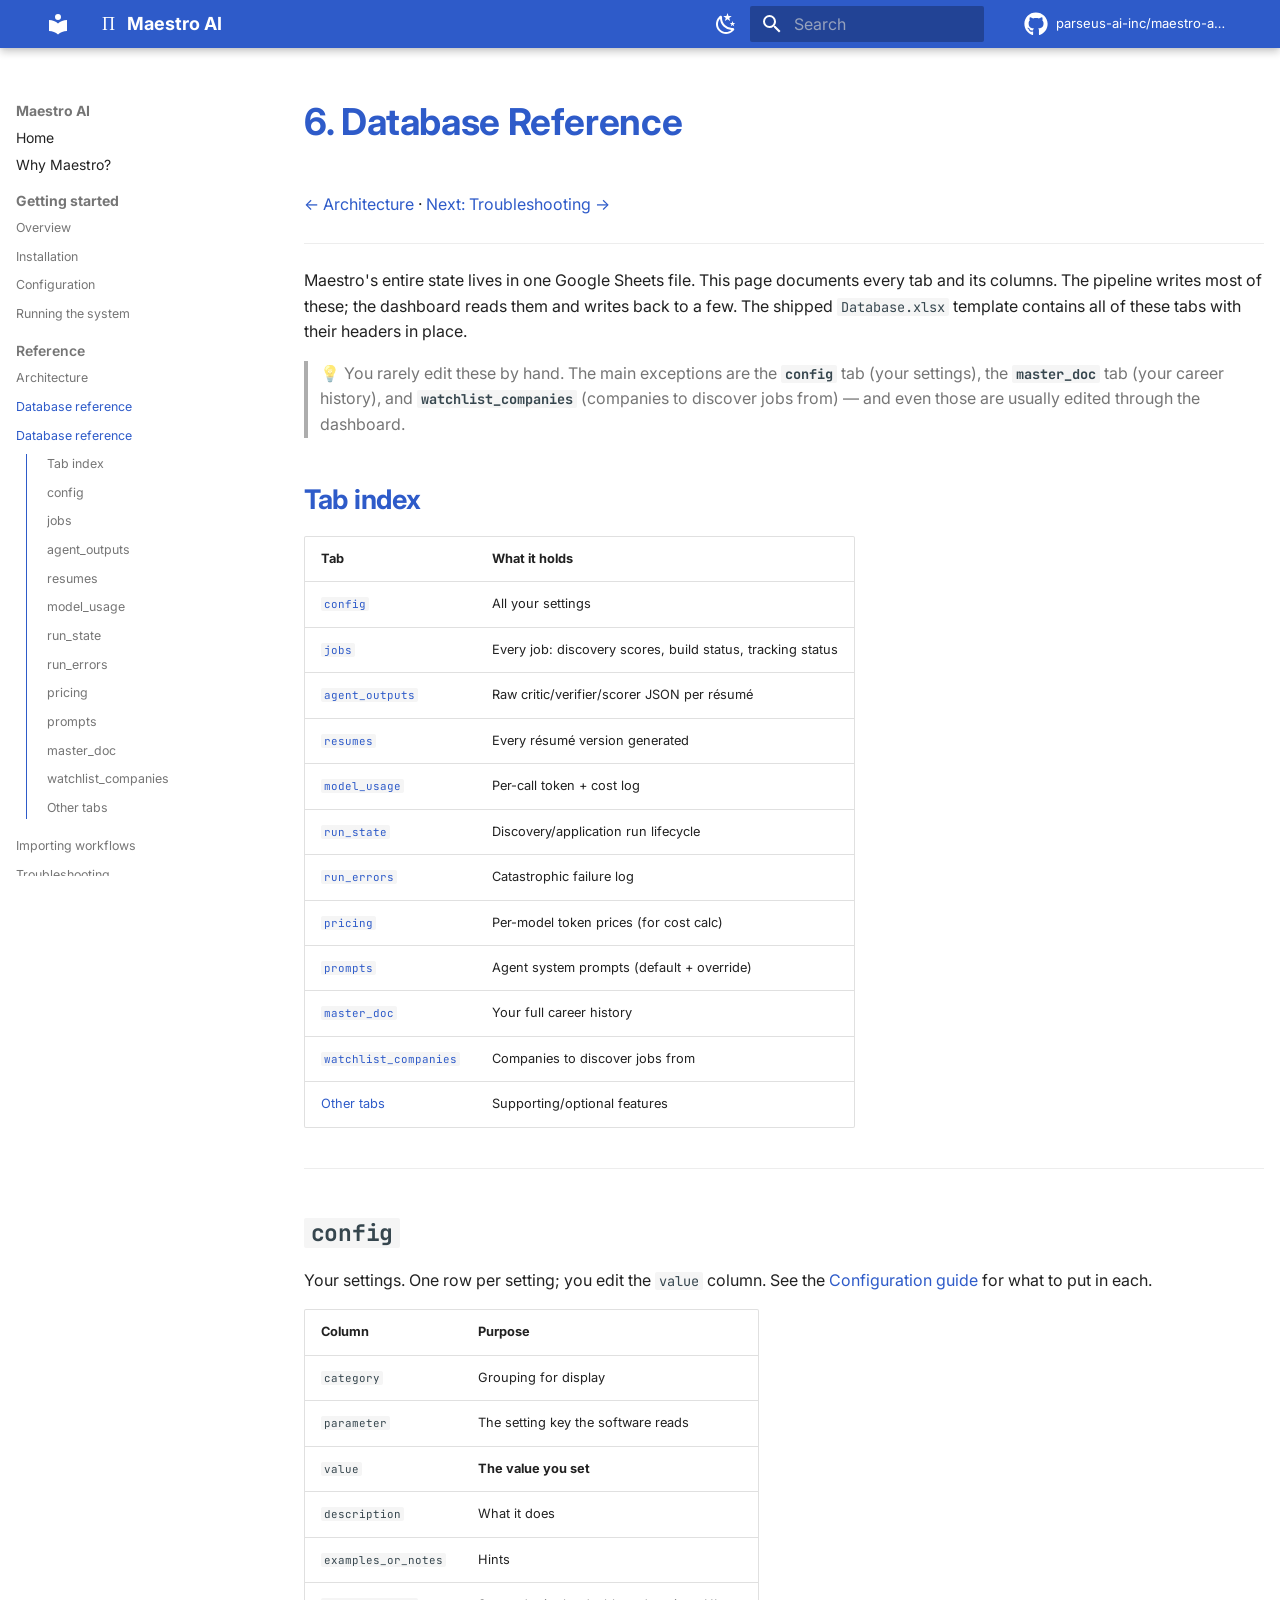
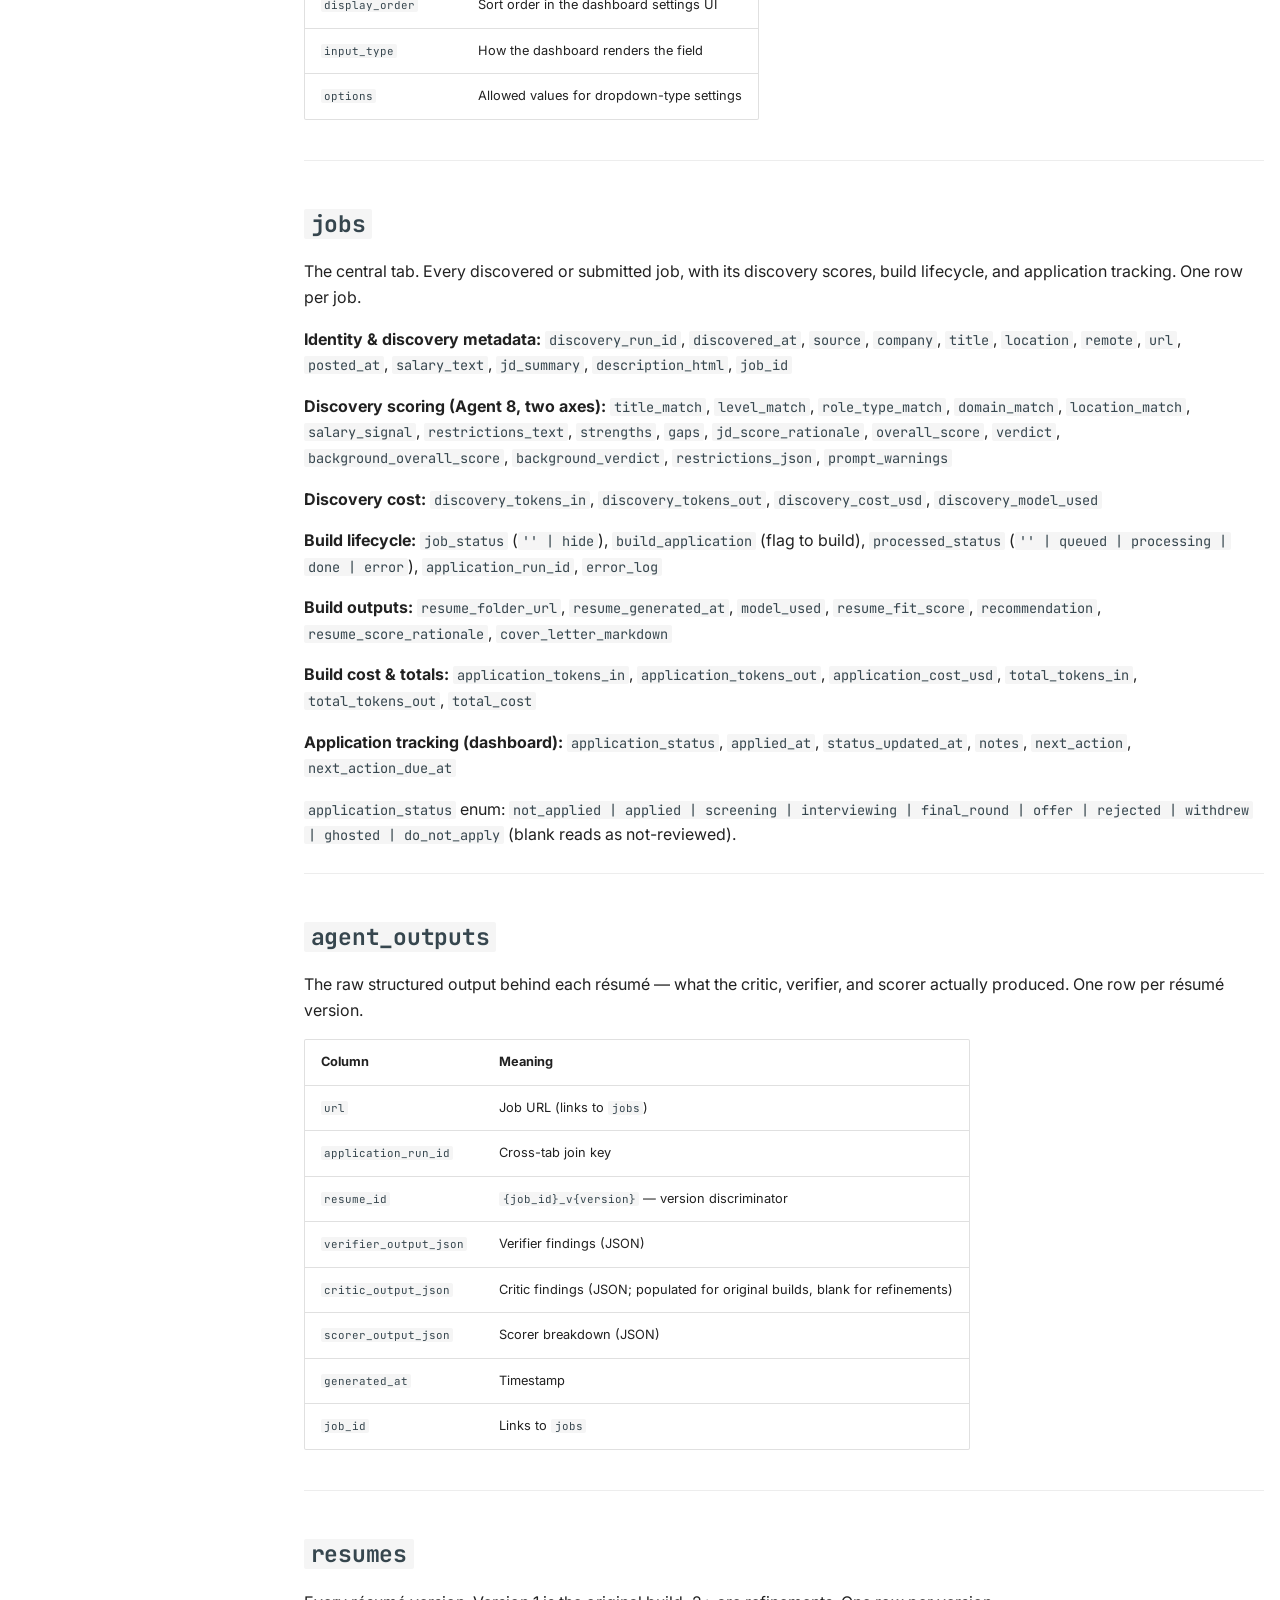
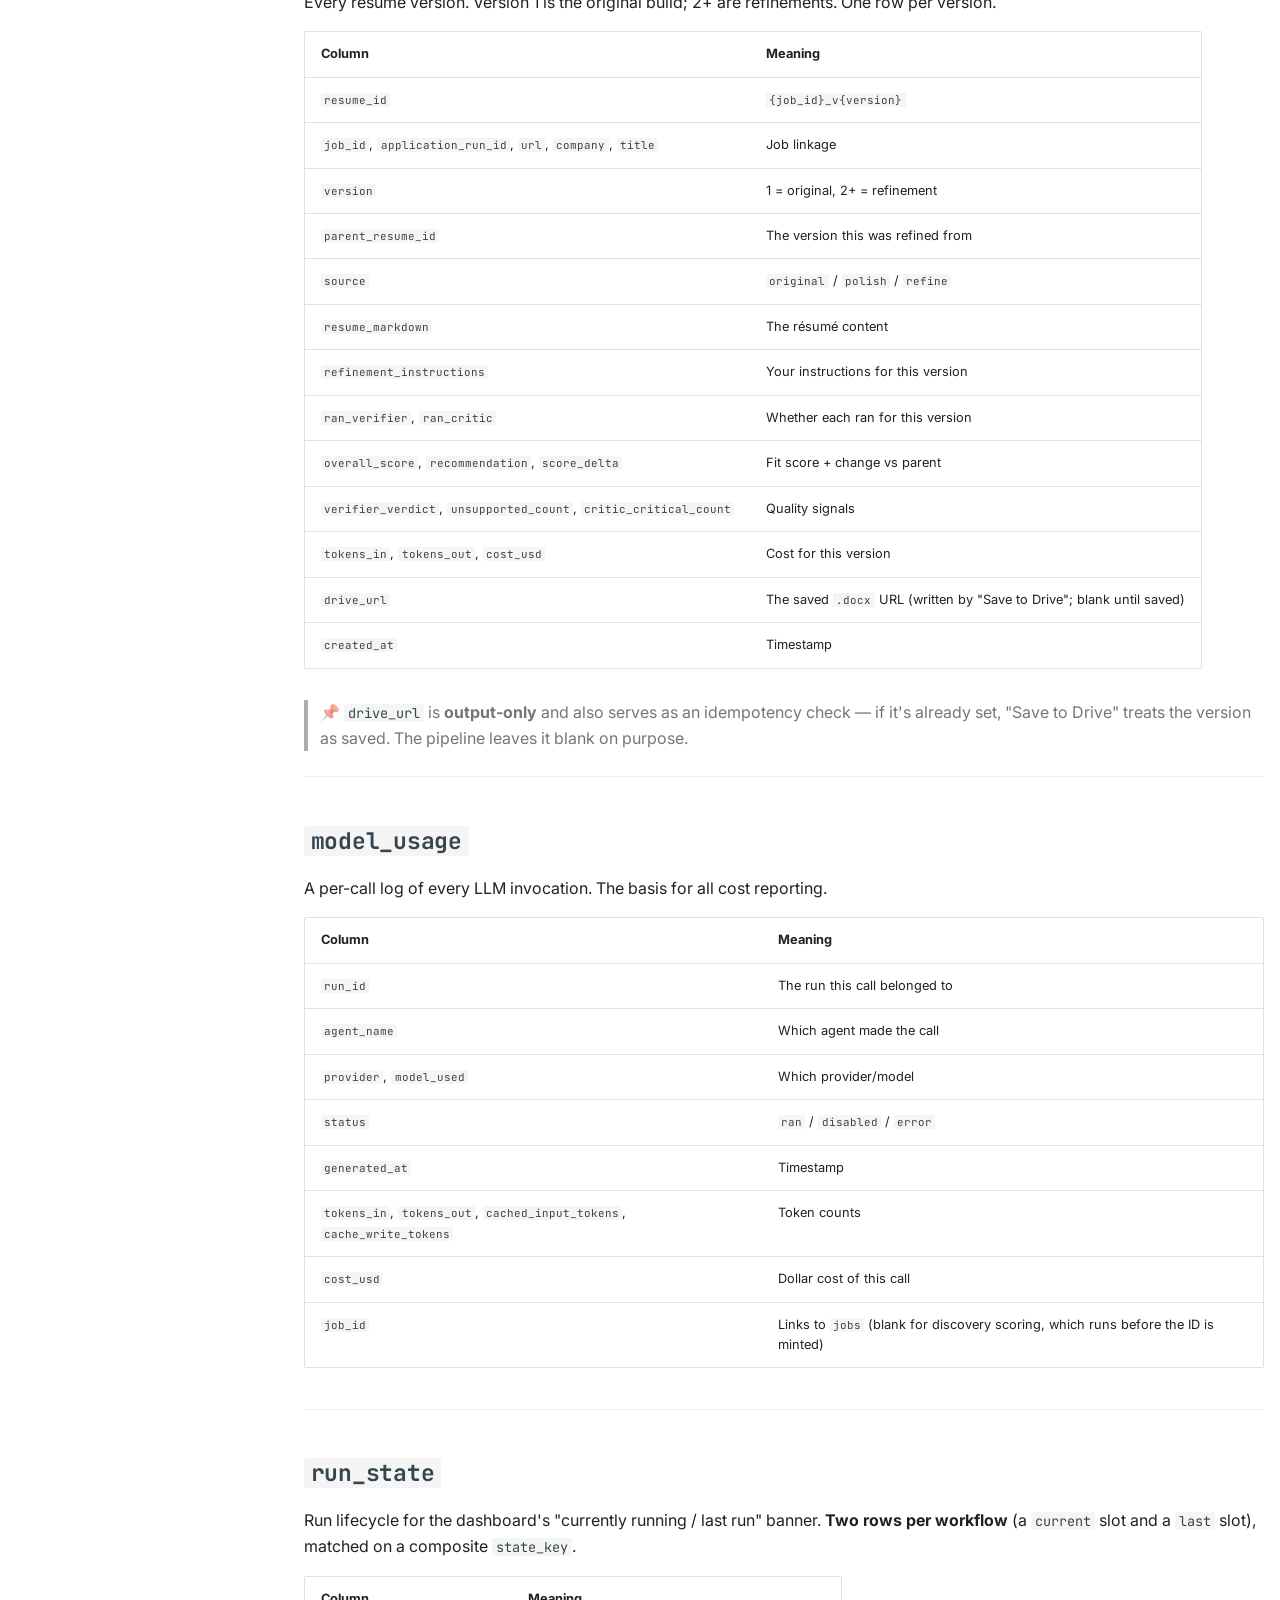
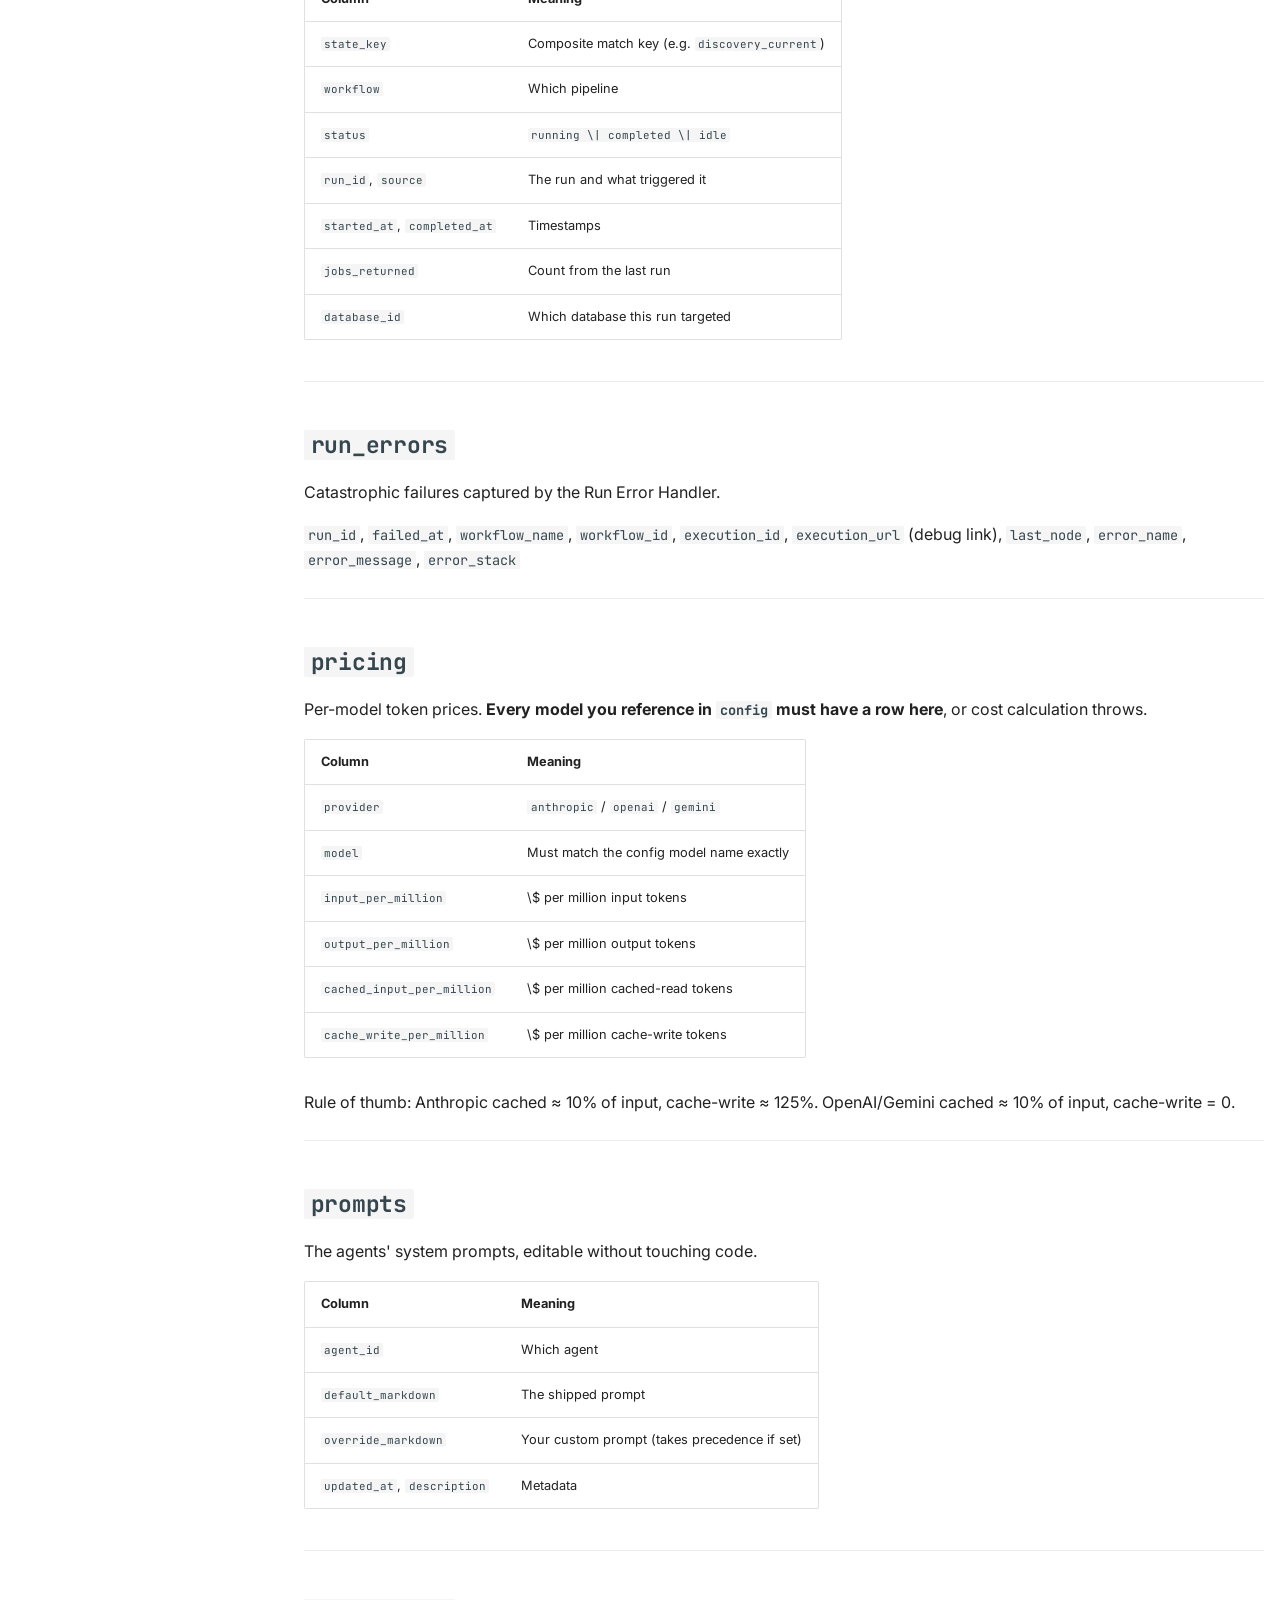
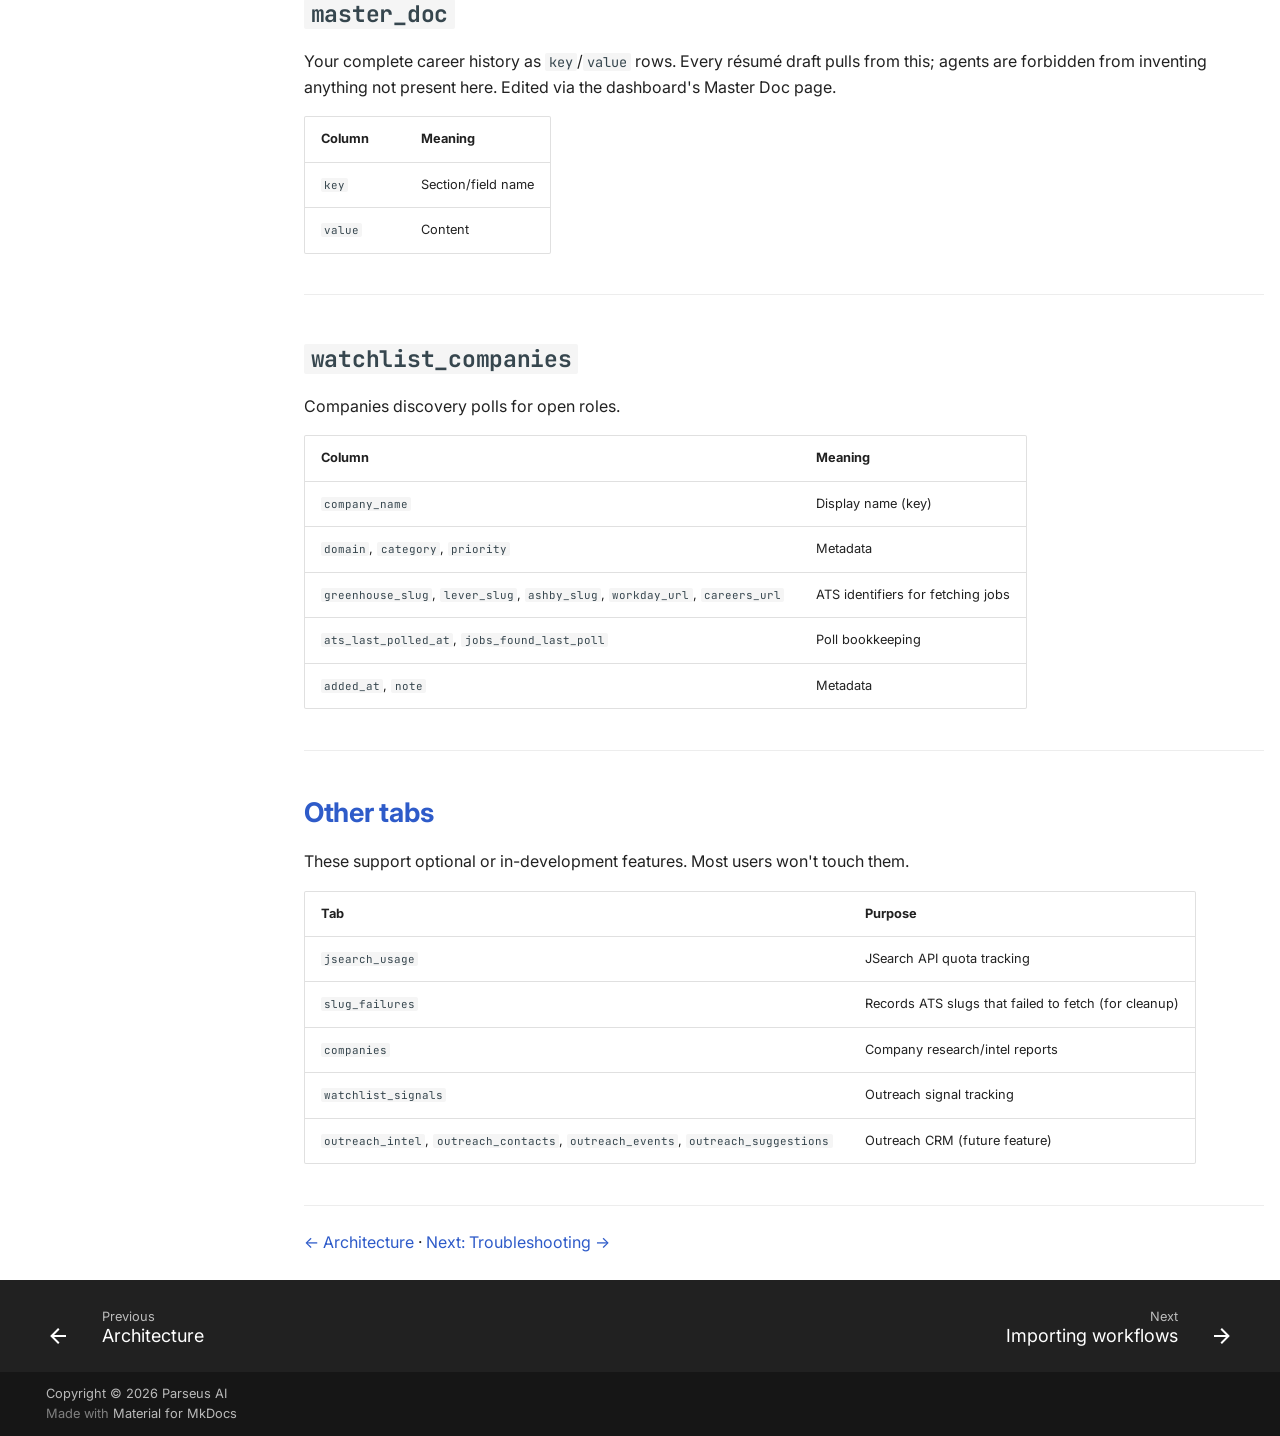
<file: site/06-database-reference/index.html>
<!doctype html>
<html lang="en" class="no-js">
  <head>
    
      <meta charset="utf-8">
      <meta name="viewport" content="width=device-width,initial-scale=1">
      
        <meta name="description" content="An open-source, AI-powered job-search automation system.">
      
      
      
        <link rel="canonical" href="https://parseus-ai-inc.github.io/maestro-ai-backend/06-database-reference/">
      
      
        <link rel="prev" href="../05-architecture/">
      
      
        <link rel="next" href="../11-importing-workflows/">
      
      
        
      
      
      <link rel="icon" href="../assets/images/favicon.png">
      <meta name="generator" content="mkdocs-1.6.1, mkdocs-material-9.7.6">
    
    
      
        <title>Database reference - Maestro AI</title>
      
    
    
      <link rel="stylesheet" href="../assets/stylesheets/main.484c7ddc.min.css">
      
        
        <link rel="stylesheet" href="../assets/stylesheets/palette.ab4e12ef.min.css">
      
      


    
    
      
    
    
      
        
        
        <link rel="preconnect" href="https://fonts.gstatic.com" crossorigin>
        <link rel="stylesheet" href="https://fonts.googleapis.com/css?family=Inter:300,300i,400,400i,700,700i%7CJetBrains+Mono:400,400i,700,700i&display=fallback">
        <style>:root{--md-text-font:"Inter";--md-code-font:"JetBrains Mono"}</style>
      
    
    
      <link rel="stylesheet" href="../stylesheets/parseus.css">
    
    <script>__md_scope=new URL("..",location),__md_hash=e=>[...e].reduce(((e,_)=>(e<<5)-e+_.charCodeAt(0)),0),__md_get=(e,_=localStorage,t=__md_scope)=>JSON.parse(_.getItem(t.pathname+"."+e)),__md_set=(e,_,t=localStorage,a=__md_scope)=>{try{t.setItem(a.pathname+"."+e,JSON.stringify(_))}catch(e){}}</script>
    
      

    
    
  </head>
  
  
    
    
      
    
    
    
    
    <body dir="ltr" data-md-color-scheme="default" data-md-color-primary="custom" data-md-color-accent="custom">
  
    
    <input class="md-toggle" data-md-toggle="drawer" type="checkbox" id="__drawer" autocomplete="off">
    <input class="md-toggle" data-md-toggle="search" type="checkbox" id="__search" autocomplete="off">
    <label class="md-overlay" for="__drawer"></label>
    <div data-md-component="skip">
      
        
        <a href="#6-database-reference" class="md-skip">
          Skip to content
        </a>
      
    </div>
    <div data-md-component="announce">
      
    </div>
    
    
      

  

<header class="md-header md-header--shadow" data-md-component="header">
  <nav class="md-header__inner md-grid" aria-label="Header">
    <a href=".." title="Maestro AI" class="md-header__button md-logo" aria-label="Maestro AI" data-md-component="logo">
      
  
  <svg xmlns="http://www.w3.org/2000/svg" viewBox="0 0 24 24"><path d="M12 8a3 3 0 0 0 3-3 3 3 0 0 0-3-3 3 3 0 0 0-3 3 3 3 0 0 0 3 3m0 3.54C9.64 9.35 6.5 8 3 8v11c3.5 0 6.64 1.35 9 3.54 2.36-2.19 5.5-3.54 9-3.54V8c-3.5 0-6.64 1.35-9 3.54"/></svg>

    </a>
    <label class="md-header__button md-icon" for="__drawer">
      
      <svg xmlns="http://www.w3.org/2000/svg" viewBox="0 0 24 24"><path d="M3 6h18v2H3zm0 5h18v2H3zm0 5h18v2H3z"/></svg>
    </label>
    <div class="md-header__title" data-md-component="header-title">
      <div class="md-header__ellipsis">
        <div class="md-header__topic">
          <span class="md-ellipsis">
            Maestro AI
          </span>
        </div>
        <div class="md-header__topic" data-md-component="header-topic">
          <span class="md-ellipsis">
            
              Database reference
            
          </span>
        </div>
      </div>
    </div>
    
      
        <form class="md-header__option" data-md-component="palette">
  
    
    
    
    <input class="md-option" data-md-color-media="(prefers-color-scheme: light)" data-md-color-scheme="default" data-md-color-primary="custom" data-md-color-accent="custom"  aria-label="Switch to dark mode"  type="radio" name="__palette" id="__palette_0">
    
      <label class="md-header__button md-icon" title="Switch to dark mode" for="__palette_1" hidden>
        <svg xmlns="http://www.w3.org/2000/svg" viewBox="0 0 24 24"><path d="m17.75 4.09-2.53 1.94.91 3.06-2.63-1.81-2.63 1.81.91-3.06-2.53-1.94L12.44 4l1.06-3 1.06 3zm3.5 6.91-1.64 1.25.59 1.98-1.7-1.17-1.7 1.17.59-1.98L15.75 11l2.06-.05L18.5 9l.69 1.95zm-2.28 4.95c.83-.08 1.72 1.1 1.19 1.85-.32.45-.66.87-1.08 1.27C15.17 23 8.84 23 4.94 19.07c-3.91-3.9-3.91-10.24 0-14.14.4-.4.82-.76 1.27-1.08.75-.53 1.93.36 1.85 1.19-.27 2.86.69 5.83 2.89 8.02a9.96 9.96 0 0 0 8.02 2.89m-1.64 2.02a12.08 12.08 0 0 1-7.8-3.47c-2.17-2.19-3.33-5-3.49-7.82-2.81 3.14-2.7 7.96.31 10.98 3.02 3.01 7.84 3.12 10.98.31"/></svg>
      </label>
    
  
    
    
    
    <input class="md-option" data-md-color-media="(prefers-color-scheme: dark)" data-md-color-scheme="slate" data-md-color-primary="custom" data-md-color-accent="custom"  aria-label="Switch to light mode"  type="radio" name="__palette" id="__palette_1">
    
      <label class="md-header__button md-icon" title="Switch to light mode" for="__palette_0" hidden>
        <svg xmlns="http://www.w3.org/2000/svg" viewBox="0 0 24 24"><path d="M12 7a5 5 0 0 1 5 5 5 5 0 0 1-5 5 5 5 0 0 1-5-5 5 5 0 0 1 5-5m0 2a3 3 0 0 0-3 3 3 3 0 0 0 3 3 3 3 0 0 0 3-3 3 3 0 0 0-3-3m0-7 2.39 3.42C13.65 5.15 12.84 5 12 5s-1.65.15-2.39.42zM3.34 7l4.16-.35A7.2 7.2 0 0 0 5.94 8.5c-.44.74-.69 1.5-.83 2.29zm.02 10 1.76-3.77a7.131 7.131 0 0 0 2.38 4.14zM20.65 7l-1.77 3.79a7.02 7.02 0 0 0-2.38-4.15zm-.01 10-4.14.36c.59-.51 1.12-1.14 1.54-1.86.42-.73.69-1.5.83-2.29zM12 22l-2.41-3.44c.74.27 1.55.44 2.41.44.82 0 1.63-.17 2.37-.44z"/></svg>
      </label>
    
  
</form>
      
    
    
      <script>var palette=__md_get("__palette");if(palette&&palette.color){if("(prefers-color-scheme)"===palette.color.media){var media=matchMedia("(prefers-color-scheme: light)"),input=document.querySelector(media.matches?"[data-md-color-media='(prefers-color-scheme: light)']":"[data-md-color-media='(prefers-color-scheme: dark)']");palette.color.media=input.getAttribute("data-md-color-media"),palette.color.scheme=input.getAttribute("data-md-color-scheme"),palette.color.primary=input.getAttribute("data-md-color-primary"),palette.color.accent=input.getAttribute("data-md-color-accent")}for(var[key,value]of Object.entries(palette.color))document.body.setAttribute("data-md-color-"+key,value)}</script>
    
    
    
      
      
        <label class="md-header__button md-icon" for="__search">
          
          <svg xmlns="http://www.w3.org/2000/svg" viewBox="0 0 24 24"><path d="M9.5 3A6.5 6.5 0 0 1 16 9.5c0 1.61-.59 3.09-1.56 4.23l.27.27h.79l5 5-1.5 1.5-5-5v-.79l-.27-.27A6.52 6.52 0 0 1 9.5 16 6.5 6.5 0 0 1 3 9.5 6.5 6.5 0 0 1 9.5 3m0 2C7 5 5 7 5 9.5S7 14 9.5 14 14 12 14 9.5 12 5 9.5 5"/></svg>
        </label>
        <div class="md-search" data-md-component="search" role="dialog">
  <label class="md-search__overlay" for="__search"></label>
  <div class="md-search__inner" role="search">
    <form class="md-search__form" name="search">
      <input type="text" class="md-search__input" name="query" aria-label="Search" placeholder="Search" autocapitalize="off" autocorrect="off" autocomplete="off" spellcheck="false" data-md-component="search-query" required>
      <label class="md-search__icon md-icon" for="__search">
        
        <svg xmlns="http://www.w3.org/2000/svg" viewBox="0 0 24 24"><path d="M9.5 3A6.5 6.5 0 0 1 16 9.5c0 1.61-.59 3.09-1.56 4.23l.27.27h.79l5 5-1.5 1.5-5-5v-.79l-.27-.27A6.52 6.52 0 0 1 9.5 16 6.5 6.5 0 0 1 3 9.5 6.5 6.5 0 0 1 9.5 3m0 2C7 5 5 7 5 9.5S7 14 9.5 14 14 12 14 9.5 12 5 9.5 5"/></svg>
        
        <svg xmlns="http://www.w3.org/2000/svg" viewBox="0 0 24 24"><path d="M20 11v2H8l5.5 5.5-1.42 1.42L4.16 12l7.92-7.92L13.5 5.5 8 11z"/></svg>
      </label>
      <nav class="md-search__options" aria-label="Search">
        
        <button type="reset" class="md-search__icon md-icon" title="Clear" aria-label="Clear" tabindex="-1">
          
          <svg xmlns="http://www.w3.org/2000/svg" viewBox="0 0 24 24"><path d="M19 6.41 17.59 5 12 10.59 6.41 5 5 6.41 10.59 12 5 17.59 6.41 19 12 13.41 17.59 19 19 17.59 13.41 12z"/></svg>
        </button>
      </nav>
      
        <div class="md-search__suggest" data-md-component="search-suggest"></div>
      
    </form>
    <div class="md-search__output">
      <div class="md-search__scrollwrap" tabindex="0" data-md-scrollfix>
        <div class="md-search-result" data-md-component="search-result">
          <div class="md-search-result__meta">
            Initializing search
          </div>
          <ol class="md-search-result__list" role="presentation"></ol>
        </div>
      </div>
    </div>
  </div>
</div>
      
    
    
      <div class="md-header__source">
        <a href="https://github.com/parseus-ai-inc/maestro-ai-backend" title="Go to repository" class="md-source" data-md-component="source">
  <div class="md-source__icon md-icon">
    
    <svg xmlns="http://www.w3.org/2000/svg" viewBox="0 0 512 512"><!--! Font Awesome Free 7.1.0 by @fontawesome - https://fontawesome.com License - https://fontawesome.com/license/free (Icons: CC BY 4.0, Fonts: SIL OFL 1.1, Code: MIT License) Copyright 2025 Fonticons, Inc.--><path d="M173.9 397.4c0 2-2.3 3.6-5.2 3.6-3.3.3-5.6-1.3-5.6-3.6 0-2 2.3-3.6 5.2-3.6 3-.3 5.6 1.3 5.6 3.6m-31.1-4.5c-.7 2 1.3 4.3 4.3 4.9 2.6 1 5.6 0 6.2-2s-1.3-4.3-4.3-5.2c-2.6-.7-5.5.3-6.2 2.3m44.2-1.7c-2.9.7-4.9 2.6-4.6 4.9.3 2 2.9 3.3 5.9 2.6 2.9-.7 4.9-2.6 4.6-4.6-.3-1.9-3-3.2-5.9-2.9M252.8 8C114.1 8 8 113.3 8 252c0 110.9 69.8 205.8 169.5 239.2 12.8 2.3 17.3-5.6 17.3-12.1 0-6.2-.3-40.4-.3-61.4 0 0-70 15-84.7-29.8 0 0-11.4-29.1-27.8-36.6 0 0-22.9-15.7 1.6-15.4 0 0 24.9 2 38.6 25.8 21.9 38.6 58.6 27.5 72.9 20.9 2.3-16 8.8-27.1 16-33.7-55.9-6.2-112.3-14.3-112.3-110.5 0-27.5 7.6-41.3 23.6-58.9-2.6-6.5-11.1-33.3 2.6-67.9 20.9-6.5 69 27 69 27 20-5.6 41.5-8.5 62.8-8.5s42.8 2.9 62.8 8.5c0 0 48.1-33.6 69-27 13.7 34.7 5.2 61.4 2.6 67.9 16 17.7 25.8 31.5 25.8 58.9 0 96.5-58.9 104.2-114.8 110.5 9.2 7.9 17 22.9 17 46.4 0 33.7-.3 75.4-.3 83.6 0 6.5 4.6 14.4 17.3 12.1C436.2 457.8 504 362.9 504 252 504 113.3 391.5 8 252.8 8M105.2 352.9c-1.3 1-1 3.3.7 5.2 1.6 1.6 3.9 2.3 5.2 1 1.3-1 1-3.3-.7-5.2-1.6-1.6-3.9-2.3-5.2-1m-10.8-8.1c-.7 1.3.3 2.9 2.3 3.9 1.6 1 3.6.7 4.3-.7.7-1.3-.3-2.9-2.3-3.9-2-.6-3.6-.3-4.3.7m32.4 35.6c-1.6 1.3-1 4.3 1.3 6.2 2.3 2.3 5.2 2.6 6.5 1 1.3-1.3.7-4.3-1.3-6.2-2.2-2.3-5.2-2.6-6.5-1m-11.4-14.7c-1.6 1-1.6 3.6 0 5.9s4.3 3.3 5.6 2.3c1.6-1.3 1.6-3.9 0-6.2-1.4-2.3-4-3.3-5.6-2"/></svg>
  </div>
  <div class="md-source__repository">
    parseus-ai-inc/maestro-ai-backend
  </div>
</a>
      </div>
    
  </nav>
  
</header>
    
    <div class="md-container" data-md-component="container">
      
      
        
          
        
      
      <main class="md-main" data-md-component="main">
        <div class="md-main__inner md-grid">
          
            
              
              <div class="md-sidebar md-sidebar--primary" data-md-component="sidebar" data-md-type="navigation" >
                <div class="md-sidebar__scrollwrap">
                  <div class="md-sidebar__inner">
                    



  

<nav class="md-nav md-nav--primary md-nav--integrated" aria-label="Navigation" data-md-level="0">
  <label class="md-nav__title" for="__drawer">
    <a href=".." title="Maestro AI" class="md-nav__button md-logo" aria-label="Maestro AI" data-md-component="logo">
      
  
  <svg xmlns="http://www.w3.org/2000/svg" viewBox="0 0 24 24"><path d="M12 8a3 3 0 0 0 3-3 3 3 0 0 0-3-3 3 3 0 0 0-3 3 3 3 0 0 0 3 3m0 3.54C9.64 9.35 6.5 8 3 8v11c3.5 0 6.64 1.35 9 3.54 2.36-2.19 5.5-3.54 9-3.54V8c-3.5 0-6.64 1.35-9 3.54"/></svg>

    </a>
    Maestro AI
  </label>
  
    <div class="md-nav__source">
      <a href="https://github.com/parseus-ai-inc/maestro-ai-backend" title="Go to repository" class="md-source" data-md-component="source">
  <div class="md-source__icon md-icon">
    
    <svg xmlns="http://www.w3.org/2000/svg" viewBox="0 0 512 512"><!--! Font Awesome Free 7.1.0 by @fontawesome - https://fontawesome.com License - https://fontawesome.com/license/free (Icons: CC BY 4.0, Fonts: SIL OFL 1.1, Code: MIT License) Copyright 2025 Fonticons, Inc.--><path d="M173.9 397.4c0 2-2.3 3.6-5.2 3.6-3.3.3-5.6-1.3-5.6-3.6 0-2 2.3-3.6 5.2-3.6 3-.3 5.6 1.3 5.6 3.6m-31.1-4.5c-.7 2 1.3 4.3 4.3 4.9 2.6 1 5.6 0 6.2-2s-1.3-4.3-4.3-5.2c-2.6-.7-5.5.3-6.2 2.3m44.2-1.7c-2.9.7-4.9 2.6-4.6 4.9.3 2 2.9 3.3 5.9 2.6 2.9-.7 4.9-2.6 4.6-4.6-.3-1.9-3-3.2-5.9-2.9M252.8 8C114.1 8 8 113.3 8 252c0 110.9 69.8 205.8 169.5 239.2 12.8 2.3 17.3-5.6 17.3-12.1 0-6.2-.3-40.4-.3-61.4 0 0-70 15-84.7-29.8 0 0-11.4-29.1-27.8-36.6 0 0-22.9-15.7 1.6-15.4 0 0 24.9 2 38.6 25.8 21.9 38.6 58.6 27.5 72.9 20.9 2.3-16 8.8-27.1 16-33.7-55.9-6.2-112.3-14.3-112.3-110.5 0-27.5 7.6-41.3 23.6-58.9-2.6-6.5-11.1-33.3 2.6-67.9 20.9-6.5 69 27 69 27 20-5.6 41.5-8.5 62.8-8.5s42.8 2.9 62.8 8.5c0 0 48.1-33.6 69-27 13.7 34.7 5.2 61.4 2.6 67.9 16 17.7 25.8 31.5 25.8 58.9 0 96.5-58.9 104.2-114.8 110.5 9.2 7.9 17 22.9 17 46.4 0 33.7-.3 75.4-.3 83.6 0 6.5 4.6 14.4 17.3 12.1C436.2 457.8 504 362.9 504 252 504 113.3 391.5 8 252.8 8M105.2 352.9c-1.3 1-1 3.3.7 5.2 1.6 1.6 3.9 2.3 5.2 1 1.3-1 1-3.3-.7-5.2-1.6-1.6-3.9-2.3-5.2-1m-10.8-8.1c-.7 1.3.3 2.9 2.3 3.9 1.6 1 3.6.7 4.3-.7.7-1.3-.3-2.9-2.3-3.9-2-.6-3.6-.3-4.3.7m32.4 35.6c-1.6 1.3-1 4.3 1.3 6.2 2.3 2.3 5.2 2.6 6.5 1 1.3-1.3.7-4.3-1.3-6.2-2.2-2.3-5.2-2.6-6.5-1m-11.4-14.7c-1.6 1-1.6 3.6 0 5.9s4.3 3.3 5.6 2.3c1.6-1.3 1.6-3.9 0-6.2-1.4-2.3-4-3.3-5.6-2"/></svg>
  </div>
  <div class="md-source__repository">
    parseus-ai-inc/maestro-ai-backend
  </div>
</a>
    </div>
  
  <ul class="md-nav__list" data-md-scrollfix>
    
      
      
  
  
  
  
    <li class="md-nav__item">
      <a href=".." class="md-nav__link">
        
  
  
  <span class="md-ellipsis">
    
  
    Home
  

    
  </span>
  
  

      </a>
    </li>
  

    
      
      
  
  
  
  
    <li class="md-nav__item">
      <a href="../why-maestro/" class="md-nav__link">
        
  
  
  <span class="md-ellipsis">
    
  
    Why Maestro?
  

    
  </span>
  
  

      </a>
    </li>
  

    
      
      
  
  
  
  
    
    
    
    
      
        
        
      
    
    
    <li class="md-nav__item md-nav__item--section md-nav__item--nested">
      
        
        
        <input class="md-nav__toggle md-toggle " type="checkbox" id="__nav_3" >
        
          
          <label class="md-nav__link" for="__nav_3" id="__nav_3_label" tabindex="">
            
  
  
  <span class="md-ellipsis">
    
  
    Getting started
  

    
  </span>
  
  

            <span class="md-nav__icon md-icon"></span>
          </label>
        
        <nav class="md-nav" data-md-level="1" aria-labelledby="__nav_3_label" aria-expanded="false">
          <label class="md-nav__title" for="__nav_3">
            <span class="md-nav__icon md-icon"></span>
            
  
    Getting started
  

          </label>
          <ul class="md-nav__list" data-md-scrollfix>
            
              
                
  
  
  
  
    <li class="md-nav__item">
      <a href="../01-overview/" class="md-nav__link">
        
  
  
  <span class="md-ellipsis">
    
  
    Overview
  

    
  </span>
  
  

      </a>
    </li>
  

              
            
              
                
  
  
  
  
    <li class="md-nav__item">
      <a href="../02-installation/" class="md-nav__link">
        
  
  
  <span class="md-ellipsis">
    
  
    Installation
  

    
  </span>
  
  

      </a>
    </li>
  

              
            
              
                
  
  
  
  
    <li class="md-nav__item">
      <a href="../03-configuration/" class="md-nav__link">
        
  
  
  <span class="md-ellipsis">
    
  
    Configuration
  

    
  </span>
  
  

      </a>
    </li>
  

              
            
              
                
  
  
  
  
    <li class="md-nav__item">
      <a href="../04-running/" class="md-nav__link">
        
  
  
  <span class="md-ellipsis">
    
  
    Running the system
  

    
  </span>
  
  

      </a>
    </li>
  

              
            
          </ul>
        </nav>
      
    </li>
  

    
      
      
  
  
    
  
  
  
    
    
    
    
      
        
        
      
    
    
    <li class="md-nav__item md-nav__item--active md-nav__item--section md-nav__item--nested">
      
        
        
        <input class="md-nav__toggle md-toggle " type="checkbox" id="__nav_4" checked>
        
          
          <label class="md-nav__link" for="__nav_4" id="__nav_4_label" tabindex="">
            
  
  
  <span class="md-ellipsis">
    
  
    Reference
  

    
  </span>
  
  

            <span class="md-nav__icon md-icon"></span>
          </label>
        
        <nav class="md-nav" data-md-level="1" aria-labelledby="__nav_4_label" aria-expanded="true">
          <label class="md-nav__title" for="__nav_4">
            <span class="md-nav__icon md-icon"></span>
            
  
    Reference
  

          </label>
          <ul class="md-nav__list" data-md-scrollfix>
            
              
                
  
  
  
  
    <li class="md-nav__item">
      <a href="../05-architecture/" class="md-nav__link">
        
  
  
  <span class="md-ellipsis">
    
  
    Architecture
  

    
  </span>
  
  

      </a>
    </li>
  

              
            
              
                
  
  
    
  
  
  
    <li class="md-nav__item md-nav__item--active">
      
      <input class="md-nav__toggle md-toggle" type="checkbox" id="__toc">
      
      
        
      
      
        <label class="md-nav__link md-nav__link--active" for="__toc">
          
  
  
  <span class="md-ellipsis">
    
  
    Database reference
  

    
  </span>
  
  

          <span class="md-nav__icon md-icon"></span>
        </label>
      
      <a href="./" class="md-nav__link md-nav__link--active">
        
  
  
  <span class="md-ellipsis">
    
  
    Database reference
  

    
  </span>
  
  

      </a>
      
        

<nav class="md-nav md-nav--secondary" aria-label="Table of contents">
  
  
  
    
  
  
    <label class="md-nav__title" for="__toc">
      <span class="md-nav__icon md-icon"></span>
      Table of contents
    </label>
    <ul class="md-nav__list" data-md-component="toc" data-md-scrollfix>
      
        <li class="md-nav__item">
  <a href="#tab-index" class="md-nav__link">
    <span class="md-ellipsis">
      
        Tab index
      
    </span>
  </a>
  
</li>
      
        <li class="md-nav__item">
  <a href="#config" class="md-nav__link">
    <span class="md-ellipsis">
      
        config
      
    </span>
  </a>
  
</li>
      
        <li class="md-nav__item">
  <a href="#jobs" class="md-nav__link">
    <span class="md-ellipsis">
      
        jobs
      
    </span>
  </a>
  
</li>
      
        <li class="md-nav__item">
  <a href="#agent_outputs" class="md-nav__link">
    <span class="md-ellipsis">
      
        agent_outputs
      
    </span>
  </a>
  
</li>
      
        <li class="md-nav__item">
  <a href="#resumes" class="md-nav__link">
    <span class="md-ellipsis">
      
        resumes
      
    </span>
  </a>
  
</li>
      
        <li class="md-nav__item">
  <a href="#model_usage" class="md-nav__link">
    <span class="md-ellipsis">
      
        model_usage
      
    </span>
  </a>
  
</li>
      
        <li class="md-nav__item">
  <a href="#run_state" class="md-nav__link">
    <span class="md-ellipsis">
      
        run_state
      
    </span>
  </a>
  
</li>
      
        <li class="md-nav__item">
  <a href="#run_errors" class="md-nav__link">
    <span class="md-ellipsis">
      
        run_errors
      
    </span>
  </a>
  
</li>
      
        <li class="md-nav__item">
  <a href="#pricing" class="md-nav__link">
    <span class="md-ellipsis">
      
        pricing
      
    </span>
  </a>
  
</li>
      
        <li class="md-nav__item">
  <a href="#prompts" class="md-nav__link">
    <span class="md-ellipsis">
      
        prompts
      
    </span>
  </a>
  
</li>
      
        <li class="md-nav__item">
  <a href="#master_doc" class="md-nav__link">
    <span class="md-ellipsis">
      
        master_doc
      
    </span>
  </a>
  
</li>
      
        <li class="md-nav__item">
  <a href="#watchlist_companies" class="md-nav__link">
    <span class="md-ellipsis">
      
        watchlist_companies
      
    </span>
  </a>
  
</li>
      
        <li class="md-nav__item">
  <a href="#other-tabs" class="md-nav__link">
    <span class="md-ellipsis">
      
        Other tabs
      
    </span>
  </a>
  
</li>
      
    </ul>
  
</nav>
      
    </li>
  

              
            
              
                
  
  
  
  
    <li class="md-nav__item">
      <a href="../11-importing-workflows/" class="md-nav__link">
        
  
  
  <span class="md-ellipsis">
    
  
    Importing workflows
  

    
  </span>
  
  

      </a>
    </li>
  

              
            
              
                
  
  
  
  
    <li class="md-nav__item">
      <a href="../07-troubleshooting/" class="md-nav__link">
        
  
  
  <span class="md-ellipsis">
    
  
    Troubleshooting
  

    
  </span>
  
  

      </a>
    </li>
  

              
            
              
                
  
  
  
  
    <li class="md-nav__item">
      <a href="../08-faq-glossary/" class="md-nav__link">
        
  
  
  <span class="md-ellipsis">
    
  
    FAQ & glossary
  

    
  </span>
  
  

      </a>
    </li>
  

              
            
          </ul>
        </nav>
      
    </li>
  

    
      
      
  
  
  
  
    
    
    
    
      
        
        
      
    
    
    <li class="md-nav__item md-nav__item--section md-nav__item--nested">
      
        
        
        <input class="md-nav__toggle md-toggle " type="checkbox" id="__nav_5" >
        
          
          <label class="md-nav__link" for="__nav_5" id="__nav_5_label" tabindex="">
            
  
  
  <span class="md-ellipsis">
    
  
    Customizing
  

    
  </span>
  
  

            <span class="md-nav__icon md-icon"></span>
          </label>
        
        <nav class="md-nav" data-md-level="1" aria-labelledby="__nav_5_label" aria-expanded="false">
          <label class="md-nav__title" for="__nav_5">
            <span class="md-nav__icon md-icon"></span>
            
  
    Customizing
  

          </label>
          <ul class="md-nav__list" data-md-scrollfix>
            
              
                
  
  
  
  
    <li class="md-nav__item">
      <a href="../09-prompting/" class="md-nav__link">
        
  
  
  <span class="md-ellipsis">
    
  
    Prompting & customizing
  

    
  </span>
  
  

      </a>
    </li>
  

              
            
              
                
  
  
  
  
    <li class="md-nav__item">
      <a href="../10-master-dossier/" class="md-nav__link">
        
  
  
  <span class="md-ellipsis">
    
  
    Master career dossier
  

    
  </span>
  
  

      </a>
    </li>
  

              
            
          </ul>
        </nav>
      
    </li>
  

    
  </ul>
</nav>
                  </div>
                </div>
              </div>
            
            
          
          
            <div class="md-content" data-md-component="content">
              
              <article class="md-content__inner md-typeset">
                
                  


  
  


<h1 id="6-database-reference">6. Database Reference<a class="headerlink" href="#6-database-reference" title="Permanent link">&para;</a></h1>
<p><a href="../05-architecture/">← Architecture</a> · <a href="../07-troubleshooting/">Next: Troubleshooting →</a></p>
<hr />
<p>Maestro's entire state lives in one Google Sheets file. This page documents every tab and its columns. The pipeline writes most of these; the dashboard reads them and writes back to a few. The shipped <code>Database.xlsx</code> template contains all of these tabs with their headers in place.</p>
<blockquote>
<p>💡 You rarely edit these by hand. The main exceptions are the <strong><code>config</code></strong> tab (your settings), the <strong><code>master_doc</code></strong> tab (your career history), and <strong><code>watchlist_companies</code></strong> (companies to discover jobs from) — and even those are usually edited through the dashboard.</p>
</blockquote>
<h2 id="tab-index">Tab index<a class="headerlink" href="#tab-index" title="Permanent link">&para;</a></h2>
<table>
<thead>
<tr>
<th>Tab</th>
<th>What it holds</th>
</tr>
</thead>
<tbody>
<tr>
<td><a href="#config"><code>config</code></a></td>
<td>All your settings</td>
</tr>
<tr>
<td><a href="#jobs"><code>jobs</code></a></td>
<td>Every job: discovery scores, build status, tracking status</td>
</tr>
<tr>
<td><a href="#agent_outputs"><code>agent_outputs</code></a></td>
<td>Raw critic/verifier/scorer JSON per résumé</td>
</tr>
<tr>
<td><a href="#resumes"><code>resumes</code></a></td>
<td>Every résumé version generated</td>
</tr>
<tr>
<td><a href="#model_usage"><code>model_usage</code></a></td>
<td>Per-call token + cost log</td>
</tr>
<tr>
<td><a href="#run_state"><code>run_state</code></a></td>
<td>Discovery/application run lifecycle</td>
</tr>
<tr>
<td><a href="#run_errors"><code>run_errors</code></a></td>
<td>Catastrophic failure log</td>
</tr>
<tr>
<td><a href="#pricing"><code>pricing</code></a></td>
<td>Per-model token prices (for cost calc)</td>
</tr>
<tr>
<td><a href="#prompts"><code>prompts</code></a></td>
<td>Agent system prompts (default + override)</td>
</tr>
<tr>
<td><a href="#master_doc"><code>master_doc</code></a></td>
<td>Your full career history</td>
</tr>
<tr>
<td><a href="#watchlist_companies"><code>watchlist_companies</code></a></td>
<td>Companies to discover jobs from</td>
</tr>
<tr>
<td><a href="#other-tabs">Other tabs</a></td>
<td>Supporting/optional features</td>
</tr>
</tbody>
</table>
<hr />
<h2 id="config"><code>config</code><a class="headerlink" href="#config" title="Permanent link">&para;</a></h2>
<p>Your settings. One row per setting; you edit the <code>value</code> column. See the <a href="../03-configuration/#the-config-tab">Configuration guide</a> for what to put in each.</p>
<table>
<thead>
<tr>
<th>Column</th>
<th>Purpose</th>
</tr>
</thead>
<tbody>
<tr>
<td><code>category</code></td>
<td>Grouping for display</td>
</tr>
<tr>
<td><code>parameter</code></td>
<td>The setting key the software reads</td>
</tr>
<tr>
<td><code>value</code></td>
<td><strong>The value you set</strong></td>
</tr>
<tr>
<td><code>description</code></td>
<td>What it does</td>
</tr>
<tr>
<td><code>examples_or_notes</code></td>
<td>Hints</td>
</tr>
<tr>
<td><code>display_order</code></td>
<td>Sort order in the dashboard settings UI</td>
</tr>
<tr>
<td><code>input_type</code></td>
<td>How the dashboard renders the field</td>
</tr>
<tr>
<td><code>options</code></td>
<td>Allowed values for dropdown-type settings</td>
</tr>
</tbody>
</table>
<hr />
<h2 id="jobs"><code>jobs</code><a class="headerlink" href="#jobs" title="Permanent link">&para;</a></h2>
<p>The central tab. Every discovered or submitted job, with its discovery scores, build lifecycle, and application tracking. One row per job.</p>
<p><strong>Identity &amp; discovery metadata:</strong> <code>discovery_run_id</code>, <code>discovered_at</code>, <code>source</code>, <code>company</code>, <code>title</code>, <code>location</code>, <code>remote</code>, <code>url</code>, <code>posted_at</code>, <code>salary_text</code>, <code>jd_summary</code>, <code>description_html</code>, <code>job_id</code></p>
<p><strong>Discovery scoring (Agent 8, two axes):</strong> <code>title_match</code>, <code>level_match</code>, <code>role_type_match</code>, <code>domain_match</code>, <code>location_match</code>, <code>salary_signal</code>, <code>restrictions_text</code>, <code>strengths</code>, <code>gaps</code>, <code>jd_score_rationale</code>, <code>overall_score</code>, <code>verdict</code>, <code>background_overall_score</code>, <code>background_verdict</code>, <code>restrictions_json</code>, <code>prompt_warnings</code></p>
<p><strong>Discovery cost:</strong> <code>discovery_tokens_in</code>, <code>discovery_tokens_out</code>, <code>discovery_cost_usd</code>, <code>discovery_model_used</code></p>
<p><strong>Build lifecycle:</strong> <code>job_status</code> (<code>'' | hide</code>), <code>build_application</code> (flag to build), <code>processed_status</code> (<code>'' | queued | processing | done | error</code>), <code>application_run_id</code>, <code>error_log</code></p>
<p><strong>Build outputs:</strong> <code>resume_folder_url</code>, <code>resume_generated_at</code>, <code>model_used</code>, <code>resume_fit_score</code>, <code>recommendation</code>, <code>resume_score_rationale</code>, <code>cover_letter_markdown</code></p>
<p><strong>Build cost &amp; totals:</strong> <code>application_tokens_in</code>, <code>application_tokens_out</code>, <code>application_cost_usd</code>, <code>total_tokens_in</code>, <code>total_tokens_out</code>, <code>total_cost</code></p>
<p><strong>Application tracking (dashboard):</strong> <code>application_status</code>, <code>applied_at</code>, <code>status_updated_at</code>, <code>notes</code>, <code>next_action</code>, <code>next_action_due_at</code></p>
<p><code>application_status</code> enum: <code>not_applied | applied | screening | interviewing | final_round | offer | rejected | withdrew | ghosted | do_not_apply</code> (blank reads as not-reviewed).</p>
<hr />
<h2 id="agent_outputs"><code>agent_outputs</code><a class="headerlink" href="#agent_outputs" title="Permanent link">&para;</a></h2>
<p>The raw structured output behind each résumé — what the critic, verifier, and scorer actually produced. One row per résumé version.</p>
<table>
<thead>
<tr>
<th>Column</th>
<th>Meaning</th>
</tr>
</thead>
<tbody>
<tr>
<td><code>url</code></td>
<td>Job URL (links to <code>jobs</code>)</td>
</tr>
<tr>
<td><code>application_run_id</code></td>
<td>Cross-tab join key</td>
</tr>
<tr>
<td><code>resume_id</code></td>
<td><code>{job_id}_v{version}</code> — version discriminator</td>
</tr>
<tr>
<td><code>verifier_output_json</code></td>
<td>Verifier findings (JSON)</td>
</tr>
<tr>
<td><code>critic_output_json</code></td>
<td>Critic findings (JSON; populated for original builds, blank for refinements)</td>
</tr>
<tr>
<td><code>scorer_output_json</code></td>
<td>Scorer breakdown (JSON)</td>
</tr>
<tr>
<td><code>generated_at</code></td>
<td>Timestamp</td>
</tr>
<tr>
<td><code>job_id</code></td>
<td>Links to <code>jobs</code></td>
</tr>
</tbody>
</table>
<hr />
<h2 id="resumes"><code>resumes</code><a class="headerlink" href="#resumes" title="Permanent link">&para;</a></h2>
<p>Every résumé version. Version 1 is the original build; 2+ are refinements. One row per version.</p>
<table>
<thead>
<tr>
<th>Column</th>
<th>Meaning</th>
</tr>
</thead>
<tbody>
<tr>
<td><code>resume_id</code></td>
<td><code>{job_id}_v{version}</code></td>
</tr>
<tr>
<td><code>job_id</code>, <code>application_run_id</code>, <code>url</code>, <code>company</code>, <code>title</code></td>
<td>Job linkage</td>
</tr>
<tr>
<td><code>version</code></td>
<td>1 = original, 2+ = refinement</td>
</tr>
<tr>
<td><code>parent_resume_id</code></td>
<td>The version this was refined from</td>
</tr>
<tr>
<td><code>source</code></td>
<td><code>original</code> / <code>polish</code> / <code>refine</code></td>
</tr>
<tr>
<td><code>resume_markdown</code></td>
<td>The résumé content</td>
</tr>
<tr>
<td><code>refinement_instructions</code></td>
<td>Your instructions for this version</td>
</tr>
<tr>
<td><code>ran_verifier</code>, <code>ran_critic</code></td>
<td>Whether each ran for this version</td>
</tr>
<tr>
<td><code>overall_score</code>, <code>recommendation</code>, <code>score_delta</code></td>
<td>Fit score + change vs parent</td>
</tr>
<tr>
<td><code>verifier_verdict</code>, <code>unsupported_count</code>, <code>critic_critical_count</code></td>
<td>Quality signals</td>
</tr>
<tr>
<td><code>tokens_in</code>, <code>tokens_out</code>, <code>cost_usd</code></td>
<td>Cost for this version</td>
</tr>
<tr>
<td><code>drive_url</code></td>
<td>The saved <code>.docx</code> URL (written by "Save to Drive"; blank until saved)</td>
</tr>
<tr>
<td><code>created_at</code></td>
<td>Timestamp</td>
</tr>
</tbody>
</table>
<blockquote>
<p>📌 <code>drive_url</code> is <strong>output-only</strong> and also serves as an idempotency check — if it's already set, "Save to Drive" treats the version as saved. The pipeline leaves it blank on purpose.</p>
</blockquote>
<hr />
<h2 id="model_usage"><code>model_usage</code><a class="headerlink" href="#model_usage" title="Permanent link">&para;</a></h2>
<p>A per-call log of every LLM invocation. The basis for all cost reporting.</p>
<table>
<thead>
<tr>
<th>Column</th>
<th>Meaning</th>
</tr>
</thead>
<tbody>
<tr>
<td><code>run_id</code></td>
<td>The run this call belonged to</td>
</tr>
<tr>
<td><code>agent_name</code></td>
<td>Which agent made the call</td>
</tr>
<tr>
<td><code>provider</code>, <code>model_used</code></td>
<td>Which provider/model</td>
</tr>
<tr>
<td><code>status</code></td>
<td><code>ran</code> / <code>disabled</code> / <code>error</code></td>
</tr>
<tr>
<td><code>generated_at</code></td>
<td>Timestamp</td>
</tr>
<tr>
<td><code>tokens_in</code>, <code>tokens_out</code>, <code>cached_input_tokens</code>, <code>cache_write_tokens</code></td>
<td>Token counts</td>
</tr>
<tr>
<td><code>cost_usd</code></td>
<td>Dollar cost of this call</td>
</tr>
<tr>
<td><code>job_id</code></td>
<td>Links to <code>jobs</code> (blank for discovery scoring, which runs before the ID is minted)</td>
</tr>
</tbody>
</table>
<hr />
<h2 id="run_state"><code>run_state</code><a class="headerlink" href="#run_state" title="Permanent link">&para;</a></h2>
<p>Run lifecycle for the dashboard's "currently running / last run" banner. <strong>Two rows per workflow</strong> (a <code>current</code> slot and a <code>last</code> slot), matched on a composite <code>state_key</code>.</p>
<table>
<thead>
<tr>
<th>Column</th>
<th>Meaning</th>
</tr>
</thead>
<tbody>
<tr>
<td><code>state_key</code></td>
<td>Composite match key (e.g. <code>discovery_current</code>)</td>
</tr>
<tr>
<td><code>workflow</code></td>
<td>Which pipeline</td>
</tr>
<tr>
<td><code>status</code></td>
<td><code>running \| completed \| idle</code></td>
</tr>
<tr>
<td><code>run_id</code>, <code>source</code></td>
<td>The run and what triggered it</td>
</tr>
<tr>
<td><code>started_at</code>, <code>completed_at</code></td>
<td>Timestamps</td>
</tr>
<tr>
<td><code>jobs_returned</code></td>
<td>Count from the last run</td>
</tr>
<tr>
<td><code>database_id</code></td>
<td>Which database this run targeted</td>
</tr>
</tbody>
</table>
<hr />
<h2 id="run_errors"><code>run_errors</code><a class="headerlink" href="#run_errors" title="Permanent link">&para;</a></h2>
<p>Catastrophic failures captured by the Run Error Handler.</p>
<p><code>run_id</code>, <code>failed_at</code>, <code>workflow_name</code>, <code>workflow_id</code>, <code>execution_id</code>, <code>execution_url</code> (debug link), <code>last_node</code>, <code>error_name</code>, <code>error_message</code>, <code>error_stack</code></p>
<hr />
<h2 id="pricing"><code>pricing</code><a class="headerlink" href="#pricing" title="Permanent link">&para;</a></h2>
<p>Per-model token prices. <strong>Every model you reference in <code>config</code> must have a row here</strong>, or cost calculation throws.</p>
<table>
<thead>
<tr>
<th>Column</th>
<th>Meaning</th>
</tr>
</thead>
<tbody>
<tr>
<td><code>provider</code></td>
<td><code>anthropic</code> / <code>openai</code> / <code>gemini</code></td>
</tr>
<tr>
<td><code>model</code></td>
<td>Must match the config model name exactly</td>
</tr>
<tr>
<td><code>input_per_million</code></td>
<td>\$ per million input tokens</td>
</tr>
<tr>
<td><code>output_per_million</code></td>
<td>\$ per million output tokens</td>
</tr>
<tr>
<td><code>cached_input_per_million</code></td>
<td>\$ per million cached-read tokens</td>
</tr>
<tr>
<td><code>cache_write_per_million</code></td>
<td>\$ per million cache-write tokens</td>
</tr>
</tbody>
</table>
<p>Rule of thumb: Anthropic cached ≈ 10% of input, cache-write ≈ 125%. OpenAI/Gemini cached ≈ 10% of input, cache-write = 0.</p>
<hr />
<h2 id="prompts"><code>prompts</code><a class="headerlink" href="#prompts" title="Permanent link">&para;</a></h2>
<p>The agents' system prompts, editable without touching code.</p>
<table>
<thead>
<tr>
<th>Column</th>
<th>Meaning</th>
</tr>
</thead>
<tbody>
<tr>
<td><code>agent_id</code></td>
<td>Which agent</td>
</tr>
<tr>
<td><code>default_markdown</code></td>
<td>The shipped prompt</td>
</tr>
<tr>
<td><code>override_markdown</code></td>
<td>Your custom prompt (takes precedence if set)</td>
</tr>
<tr>
<td><code>updated_at</code>, <code>description</code></td>
<td>Metadata</td>
</tr>
</tbody>
</table>
<hr />
<h2 id="master_doc"><code>master_doc</code><a class="headerlink" href="#master_doc" title="Permanent link">&para;</a></h2>
<p>Your complete career history as <code>key</code>/<code>value</code> rows. Every résumé draft pulls from this; agents are forbidden from inventing anything not present here. Edited via the dashboard's Master Doc page.</p>
<table>
<thead>
<tr>
<th>Column</th>
<th>Meaning</th>
</tr>
</thead>
<tbody>
<tr>
<td><code>key</code></td>
<td>Section/field name</td>
</tr>
<tr>
<td><code>value</code></td>
<td>Content</td>
</tr>
</tbody>
</table>
<hr />
<h2 id="watchlist_companies"><code>watchlist_companies</code><a class="headerlink" href="#watchlist_companies" title="Permanent link">&para;</a></h2>
<p>Companies discovery polls for open roles.</p>
<table>
<thead>
<tr>
<th>Column</th>
<th>Meaning</th>
</tr>
</thead>
<tbody>
<tr>
<td><code>company_name</code></td>
<td>Display name (key)</td>
</tr>
<tr>
<td><code>domain</code>, <code>category</code>, <code>priority</code></td>
<td>Metadata</td>
</tr>
<tr>
<td><code>greenhouse_slug</code>, <code>lever_slug</code>, <code>ashby_slug</code>, <code>workday_url</code>, <code>careers_url</code></td>
<td>ATS identifiers for fetching jobs</td>
</tr>
<tr>
<td><code>ats_last_polled_at</code>, <code>jobs_found_last_poll</code></td>
<td>Poll bookkeeping</td>
</tr>
<tr>
<td><code>added_at</code>, <code>note</code></td>
<td>Metadata</td>
</tr>
</tbody>
</table>
<hr />
<h2 id="other-tabs">Other tabs<a class="headerlink" href="#other-tabs" title="Permanent link">&para;</a></h2>
<p>These support optional or in-development features. Most users won't touch them.</p>
<table>
<thead>
<tr>
<th>Tab</th>
<th>Purpose</th>
</tr>
</thead>
<tbody>
<tr>
<td><code>jsearch_usage</code></td>
<td>JSearch API quota tracking</td>
</tr>
<tr>
<td><code>slug_failures</code></td>
<td>Records ATS slugs that failed to fetch (for cleanup)</td>
</tr>
<tr>
<td><code>companies</code></td>
<td>Company research/intel reports</td>
</tr>
<tr>
<td><code>watchlist_signals</code></td>
<td>Outreach signal tracking</td>
</tr>
<tr>
<td><code>outreach_intel</code>, <code>outreach_contacts</code>, <code>outreach_events</code>, <code>outreach_suggestions</code></td>
<td>Outreach CRM (future feature)</td>
</tr>
</tbody>
</table>
<hr />
<p><a href="../05-architecture/">← Architecture</a> · <a href="../07-troubleshooting/">Next: Troubleshooting →</a></p>












                
              </article>
            </div>
          
          
<script>var target=document.getElementById(location.hash.slice(1));target&&target.name&&(target.checked=target.name.startsWith("__tabbed_"))</script>
        </div>
        
          <button type="button" class="md-top md-icon" data-md-component="top" hidden>
  
  <svg xmlns="http://www.w3.org/2000/svg" viewBox="0 0 24 24"><path d="M13 20h-2V8l-5.5 5.5-1.42-1.42L12 4.16l7.92 7.92-1.42 1.42L13 8z"/></svg>
  Back to top
</button>
        
      </main>
      
        <footer class="md-footer">
  
    
      
      <nav class="md-footer__inner md-grid" aria-label="Footer" >
        
          
          <a href="../05-architecture/" class="md-footer__link md-footer__link--prev" aria-label="Previous: Architecture">
            <div class="md-footer__button md-icon">
              
              <svg xmlns="http://www.w3.org/2000/svg" viewBox="0 0 24 24"><path d="M20 11v2H8l5.5 5.5-1.42 1.42L4.16 12l7.92-7.92L13.5 5.5 8 11z"/></svg>
            </div>
            <div class="md-footer__title">
              <span class="md-footer__direction">
                Previous
              </span>
              <div class="md-ellipsis">
                Architecture
              </div>
            </div>
          </a>
        
        
          
          <a href="../11-importing-workflows/" class="md-footer__link md-footer__link--next" aria-label="Next: Importing workflows">
            <div class="md-footer__title">
              <span class="md-footer__direction">
                Next
              </span>
              <div class="md-ellipsis">
                Importing workflows
              </div>
            </div>
            <div class="md-footer__button md-icon">
              
              <svg xmlns="http://www.w3.org/2000/svg" viewBox="0 0 24 24"><path d="M4 11v2h12l-5.5 5.5 1.42 1.42L19.84 12l-7.92-7.92L10.5 5.5 16 11z"/></svg>
            </div>
          </a>
        
      </nav>
    
  
  <div class="md-footer-meta md-typeset">
    <div class="md-footer-meta__inner md-grid">
      <div class="md-copyright">
  
    <div class="md-copyright__highlight">
      Copyright &copy; 2026 Parseus AI
    </div>
  
  
    Made with
    <a href="https://squidfunk.github.io/mkdocs-material/" target="_blank" rel="noopener">
      Material for MkDocs
    </a>
  
</div>
      
    </div>
  </div>
</footer>
      
    </div>
    <div class="md-dialog" data-md-component="dialog">
      <div class="md-dialog__inner md-typeset"></div>
    </div>
    
    
    
      
      
      <script id="__config" type="application/json">{"annotate": null, "base": "..", "features": ["navigation.tracking", "navigation.sections", "navigation.top", "navigation.footer", "search.suggest", "search.highlight", "content.code.copy", "toc.follow", "toc.integrate"], "search": "../assets/javascripts/workers/search.2c215733.min.js", "tags": null, "translations": {"clipboard.copied": "Copied to clipboard", "clipboard.copy": "Copy to clipboard", "search.result.more.one": "1 more on this page", "search.result.more.other": "# more on this page", "search.result.none": "No matching documents", "search.result.one": "1 matching document", "search.result.other": "# matching documents", "search.result.placeholder": "Type to start searching", "search.result.term.missing": "Missing", "select.version": "Select version"}, "version": null}</script>
    
    
      <script src="../assets/javascripts/bundle.79ae519e.min.js"></script>
      
    
  </body>
</html>
</file>
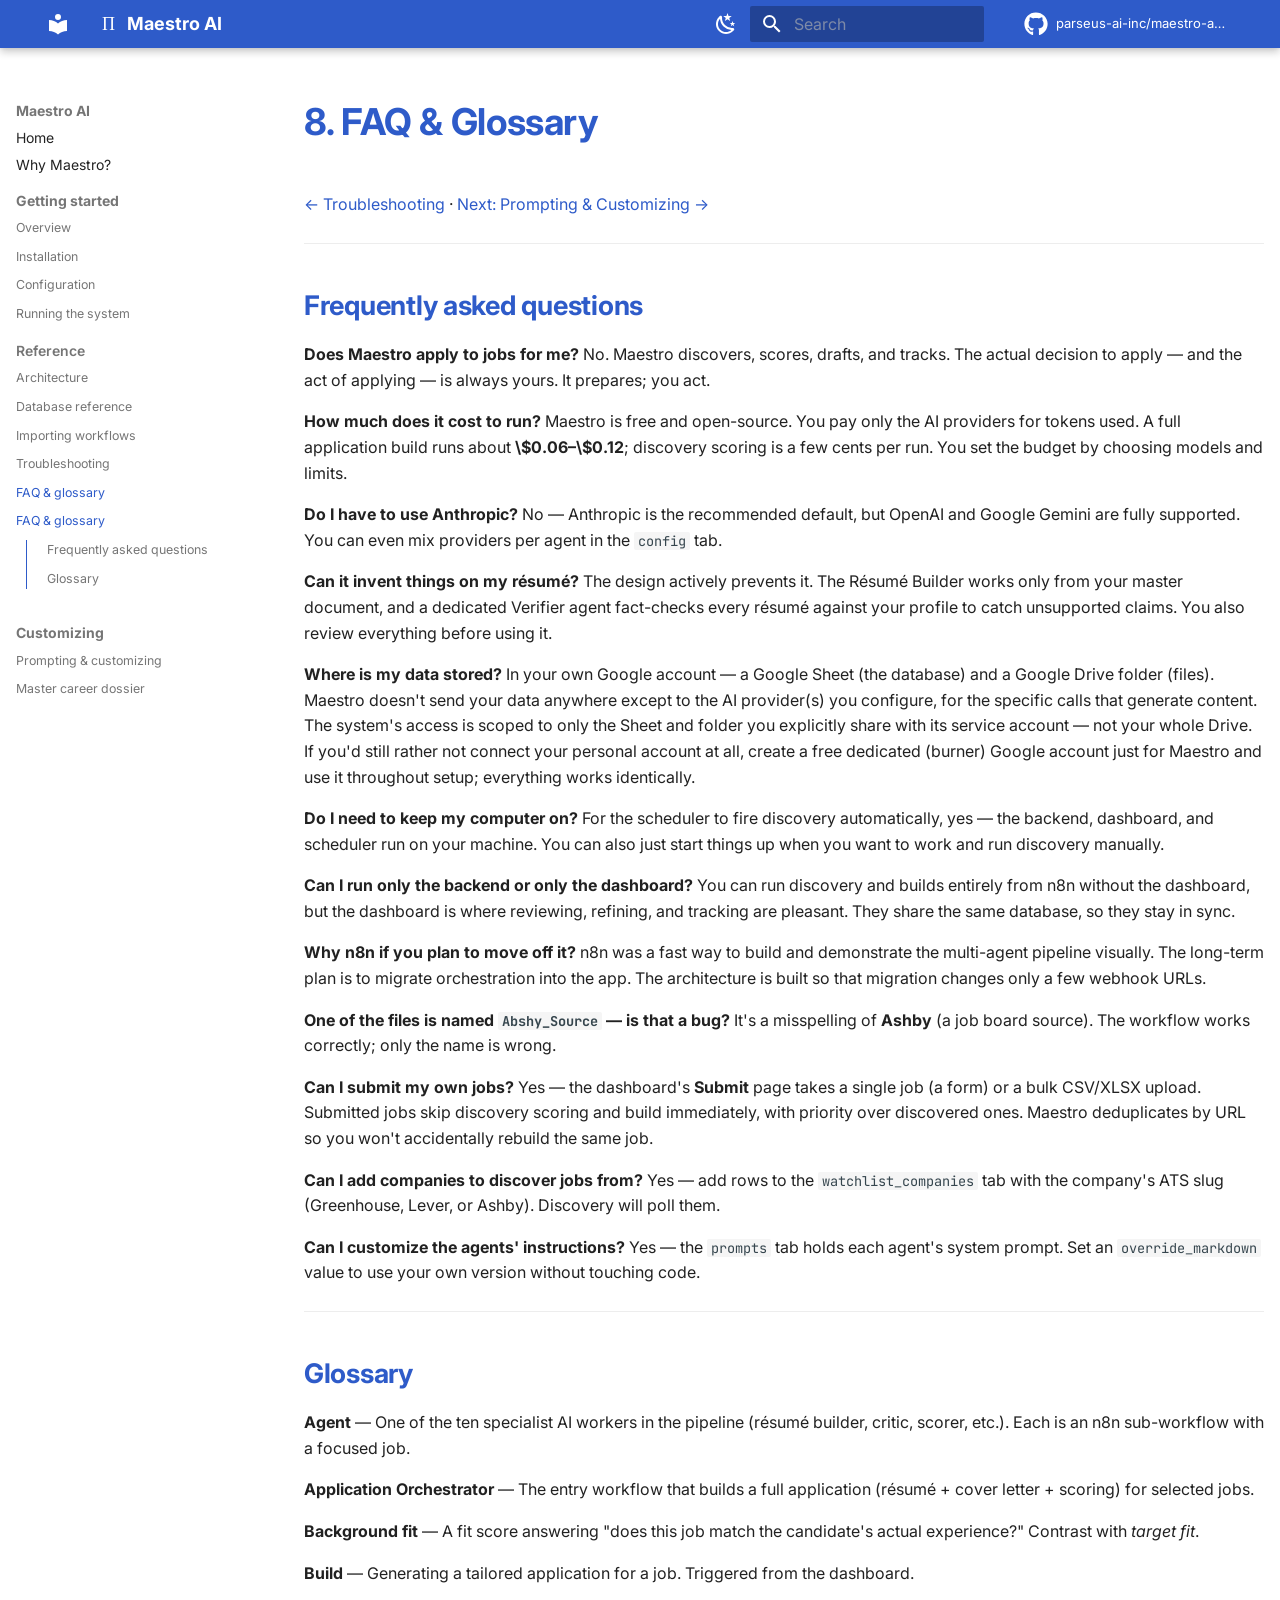
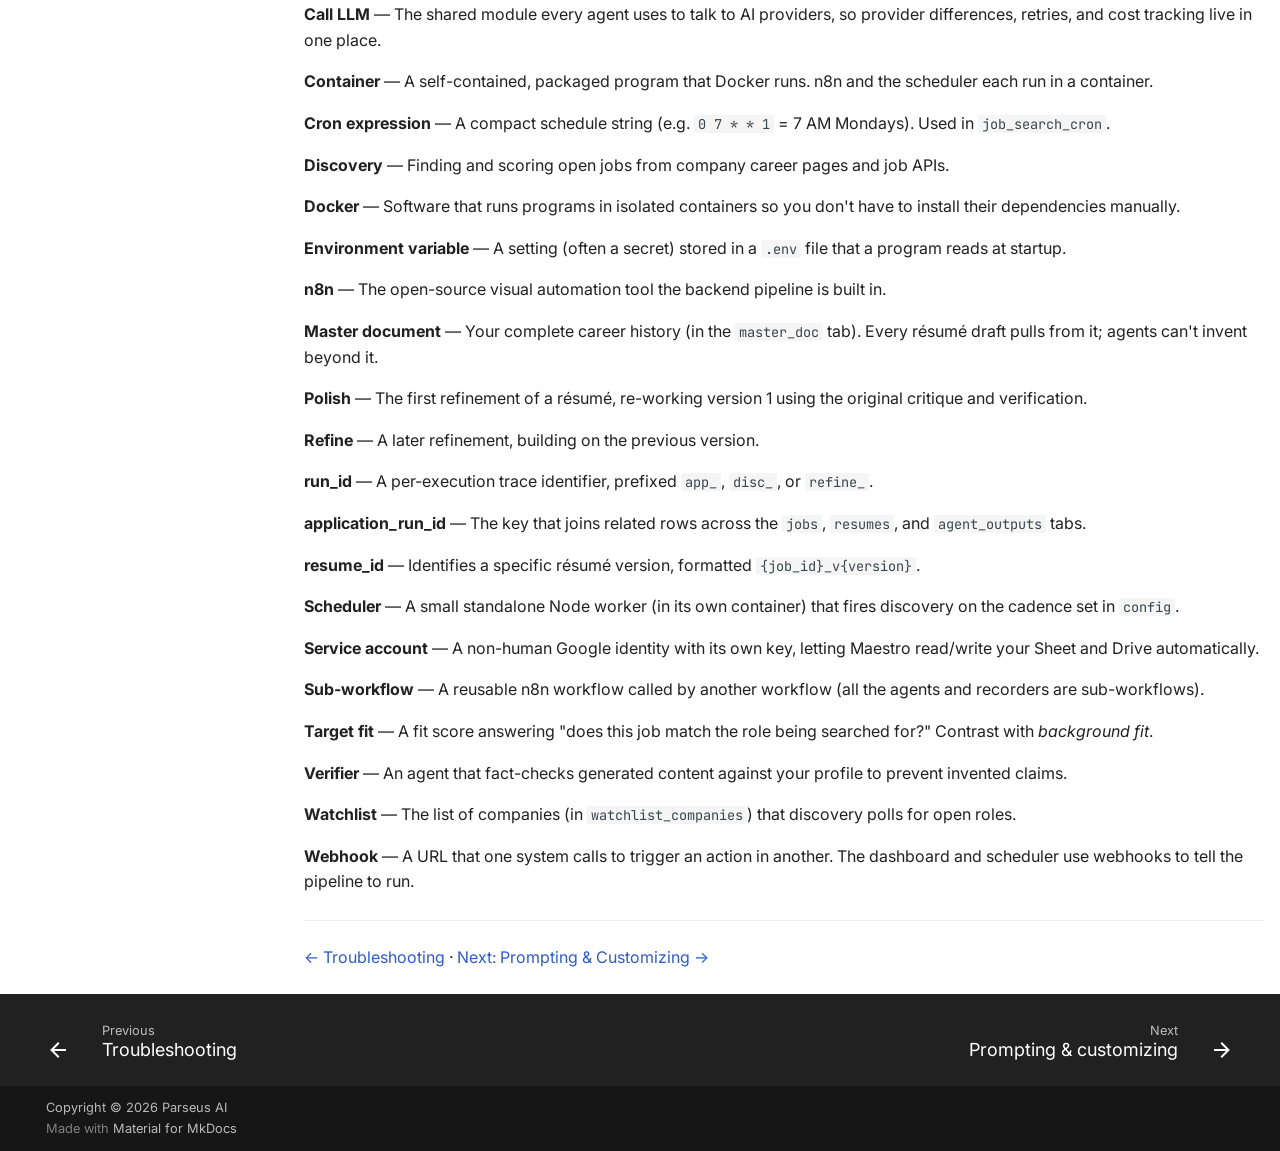
<file: site/08-faq-glossary/index.html>
<!doctype html>
<html lang="en" class="no-js">
  <head>
    
      <meta charset="utf-8">
      <meta name="viewport" content="width=device-width,initial-scale=1">
      
        <meta name="description" content="An open-source, AI-powered job-search automation system.">
      
      
      
        <link rel="canonical" href="https://parseus-ai-inc.github.io/maestro-ai-backend/08-faq-glossary/">
      
      
        <link rel="prev" href="../07-troubleshooting/">
      
      
        <link rel="next" href="../09-prompting/">
      
      
        
      
      
      <link rel="icon" href="../assets/images/favicon.png">
      <meta name="generator" content="mkdocs-1.6.1, mkdocs-material-9.7.6">
    
    
      
        <title>FAQ & glossary - Maestro AI</title>
      
    
    
      <link rel="stylesheet" href="../assets/stylesheets/main.484c7ddc.min.css">
      
        
        <link rel="stylesheet" href="../assets/stylesheets/palette.ab4e12ef.min.css">
      
      


    
    
      
    
    
      
        
        
        <link rel="preconnect" href="https://fonts.gstatic.com" crossorigin>
        <link rel="stylesheet" href="https://fonts.googleapis.com/css?family=Inter:300,300i,400,400i,700,700i%7CJetBrains+Mono:400,400i,700,700i&display=fallback">
        <style>:root{--md-text-font:"Inter";--md-code-font:"JetBrains Mono"}</style>
      
    
    
      <link rel="stylesheet" href="../stylesheets/parseus.css">
    
    <script>__md_scope=new URL("..",location),__md_hash=e=>[...e].reduce(((e,_)=>(e<<5)-e+_.charCodeAt(0)),0),__md_get=(e,_=localStorage,t=__md_scope)=>JSON.parse(_.getItem(t.pathname+"."+e)),__md_set=(e,_,t=localStorage,a=__md_scope)=>{try{t.setItem(a.pathname+"."+e,JSON.stringify(_))}catch(e){}}</script>
    
      

    
    
  </head>
  
  
    
    
      
    
    
    
    
    <body dir="ltr" data-md-color-scheme="default" data-md-color-primary="custom" data-md-color-accent="custom">
  
    
    <input class="md-toggle" data-md-toggle="drawer" type="checkbox" id="__drawer" autocomplete="off">
    <input class="md-toggle" data-md-toggle="search" type="checkbox" id="__search" autocomplete="off">
    <label class="md-overlay" for="__drawer"></label>
    <div data-md-component="skip">
      
        
        <a href="#8-faq-glossary" class="md-skip">
          Skip to content
        </a>
      
    </div>
    <div data-md-component="announce">
      
    </div>
    
    
      

  

<header class="md-header md-header--shadow" data-md-component="header">
  <nav class="md-header__inner md-grid" aria-label="Header">
    <a href=".." title="Maestro AI" class="md-header__button md-logo" aria-label="Maestro AI" data-md-component="logo">
      
  
  <svg xmlns="http://www.w3.org/2000/svg" viewBox="0 0 24 24"><path d="M12 8a3 3 0 0 0 3-3 3 3 0 0 0-3-3 3 3 0 0 0-3 3 3 3 0 0 0 3 3m0 3.54C9.64 9.35 6.5 8 3 8v11c3.5 0 6.64 1.35 9 3.54 2.36-2.19 5.5-3.54 9-3.54V8c-3.5 0-6.64 1.35-9 3.54"/></svg>

    </a>
    <label class="md-header__button md-icon" for="__drawer">
      
      <svg xmlns="http://www.w3.org/2000/svg" viewBox="0 0 24 24"><path d="M3 6h18v2H3zm0 5h18v2H3zm0 5h18v2H3z"/></svg>
    </label>
    <div class="md-header__title" data-md-component="header-title">
      <div class="md-header__ellipsis">
        <div class="md-header__topic">
          <span class="md-ellipsis">
            Maestro AI
          </span>
        </div>
        <div class="md-header__topic" data-md-component="header-topic">
          <span class="md-ellipsis">
            
              FAQ & glossary
            
          </span>
        </div>
      </div>
    </div>
    
      
        <form class="md-header__option" data-md-component="palette">
  
    
    
    
    <input class="md-option" data-md-color-media="(prefers-color-scheme: light)" data-md-color-scheme="default" data-md-color-primary="custom" data-md-color-accent="custom"  aria-label="Switch to dark mode"  type="radio" name="__palette" id="__palette_0">
    
      <label class="md-header__button md-icon" title="Switch to dark mode" for="__palette_1" hidden>
        <svg xmlns="http://www.w3.org/2000/svg" viewBox="0 0 24 24"><path d="m17.75 4.09-2.53 1.94.91 3.06-2.63-1.81-2.63 1.81.91-3.06-2.53-1.94L12.44 4l1.06-3 1.06 3zm3.5 6.91-1.64 1.25.59 1.98-1.7-1.17-1.7 1.17.59-1.98L15.75 11l2.06-.05L18.5 9l.69 1.95zm-2.28 4.95c.83-.08 1.72 1.1 1.19 1.85-.32.45-.66.87-1.08 1.27C15.17 23 8.84 23 4.94 19.07c-3.91-3.9-3.91-10.24 0-14.14.4-.4.82-.76 1.27-1.08.75-.53 1.93.36 1.85 1.19-.27 2.86.69 5.83 2.89 8.02a9.96 9.96 0 0 0 8.02 2.89m-1.64 2.02a12.08 12.08 0 0 1-7.8-3.47c-2.17-2.19-3.33-5-3.49-7.82-2.81 3.14-2.7 7.96.31 10.98 3.02 3.01 7.84 3.12 10.98.31"/></svg>
      </label>
    
  
    
    
    
    <input class="md-option" data-md-color-media="(prefers-color-scheme: dark)" data-md-color-scheme="slate" data-md-color-primary="custom" data-md-color-accent="custom"  aria-label="Switch to light mode"  type="radio" name="__palette" id="__palette_1">
    
      <label class="md-header__button md-icon" title="Switch to light mode" for="__palette_0" hidden>
        <svg xmlns="http://www.w3.org/2000/svg" viewBox="0 0 24 24"><path d="M12 7a5 5 0 0 1 5 5 5 5 0 0 1-5 5 5 5 0 0 1-5-5 5 5 0 0 1 5-5m0 2a3 3 0 0 0-3 3 3 3 0 0 0 3 3 3 3 0 0 0 3-3 3 3 0 0 0-3-3m0-7 2.39 3.42C13.65 5.15 12.84 5 12 5s-1.65.15-2.39.42zM3.34 7l4.16-.35A7.2 7.2 0 0 0 5.94 8.5c-.44.74-.69 1.5-.83 2.29zm.02 10 1.76-3.77a7.131 7.131 0 0 0 2.38 4.14zM20.65 7l-1.77 3.79a7.02 7.02 0 0 0-2.38-4.15zm-.01 10-4.14.36c.59-.51 1.12-1.14 1.54-1.86.42-.73.69-1.5.83-2.29zM12 22l-2.41-3.44c.74.27 1.55.44 2.41.44.82 0 1.63-.17 2.37-.44z"/></svg>
      </label>
    
  
</form>
      
    
    
      <script>var palette=__md_get("__palette");if(palette&&palette.color){if("(prefers-color-scheme)"===palette.color.media){var media=matchMedia("(prefers-color-scheme: light)"),input=document.querySelector(media.matches?"[data-md-color-media='(prefers-color-scheme: light)']":"[data-md-color-media='(prefers-color-scheme: dark)']");palette.color.media=input.getAttribute("data-md-color-media"),palette.color.scheme=input.getAttribute("data-md-color-scheme"),palette.color.primary=input.getAttribute("data-md-color-primary"),palette.color.accent=input.getAttribute("data-md-color-accent")}for(var[key,value]of Object.entries(palette.color))document.body.setAttribute("data-md-color-"+key,value)}</script>
    
    
    
      
      
        <label class="md-header__button md-icon" for="__search">
          
          <svg xmlns="http://www.w3.org/2000/svg" viewBox="0 0 24 24"><path d="M9.5 3A6.5 6.5 0 0 1 16 9.5c0 1.61-.59 3.09-1.56 4.23l.27.27h.79l5 5-1.5 1.5-5-5v-.79l-.27-.27A6.52 6.52 0 0 1 9.5 16 6.5 6.5 0 0 1 3 9.5 6.5 6.5 0 0 1 9.5 3m0 2C7 5 5 7 5 9.5S7 14 9.5 14 14 12 14 9.5 12 5 9.5 5"/></svg>
        </label>
        <div class="md-search" data-md-component="search" role="dialog">
  <label class="md-search__overlay" for="__search"></label>
  <div class="md-search__inner" role="search">
    <form class="md-search__form" name="search">
      <input type="text" class="md-search__input" name="query" aria-label="Search" placeholder="Search" autocapitalize="off" autocorrect="off" autocomplete="off" spellcheck="false" data-md-component="search-query" required>
      <label class="md-search__icon md-icon" for="__search">
        
        <svg xmlns="http://www.w3.org/2000/svg" viewBox="0 0 24 24"><path d="M9.5 3A6.5 6.5 0 0 1 16 9.5c0 1.61-.59 3.09-1.56 4.23l.27.27h.79l5 5-1.5 1.5-5-5v-.79l-.27-.27A6.52 6.52 0 0 1 9.5 16 6.5 6.5 0 0 1 3 9.5 6.5 6.5 0 0 1 9.5 3m0 2C7 5 5 7 5 9.5S7 14 9.5 14 14 12 14 9.5 12 5 9.5 5"/></svg>
        
        <svg xmlns="http://www.w3.org/2000/svg" viewBox="0 0 24 24"><path d="M20 11v2H8l5.5 5.5-1.42 1.42L4.16 12l7.92-7.92L13.5 5.5 8 11z"/></svg>
      </label>
      <nav class="md-search__options" aria-label="Search">
        
        <button type="reset" class="md-search__icon md-icon" title="Clear" aria-label="Clear" tabindex="-1">
          
          <svg xmlns="http://www.w3.org/2000/svg" viewBox="0 0 24 24"><path d="M19 6.41 17.59 5 12 10.59 6.41 5 5 6.41 10.59 12 5 17.59 6.41 19 12 13.41 17.59 19 19 17.59 13.41 12z"/></svg>
        </button>
      </nav>
      
        <div class="md-search__suggest" data-md-component="search-suggest"></div>
      
    </form>
    <div class="md-search__output">
      <div class="md-search__scrollwrap" tabindex="0" data-md-scrollfix>
        <div class="md-search-result" data-md-component="search-result">
          <div class="md-search-result__meta">
            Initializing search
          </div>
          <ol class="md-search-result__list" role="presentation"></ol>
        </div>
      </div>
    </div>
  </div>
</div>
      
    
    
      <div class="md-header__source">
        <a href="https://github.com/parseus-ai-inc/maestro-ai-backend" title="Go to repository" class="md-source" data-md-component="source">
  <div class="md-source__icon md-icon">
    
    <svg xmlns="http://www.w3.org/2000/svg" viewBox="0 0 512 512"><!--! Font Awesome Free 7.1.0 by @fontawesome - https://fontawesome.com License - https://fontawesome.com/license/free (Icons: CC BY 4.0, Fonts: SIL OFL 1.1, Code: MIT License) Copyright 2025 Fonticons, Inc.--><path d="M173.9 397.4c0 2-2.3 3.6-5.2 3.6-3.3.3-5.6-1.3-5.6-3.6 0-2 2.3-3.6 5.2-3.6 3-.3 5.6 1.3 5.6 3.6m-31.1-4.5c-.7 2 1.3 4.3 4.3 4.9 2.6 1 5.6 0 6.2-2s-1.3-4.3-4.3-5.2c-2.6-.7-5.5.3-6.2 2.3m44.2-1.7c-2.9.7-4.9 2.6-4.6 4.9.3 2 2.9 3.3 5.9 2.6 2.9-.7 4.9-2.6 4.6-4.6-.3-1.9-3-3.2-5.9-2.9M252.8 8C114.1 8 8 113.3 8 252c0 110.9 69.8 205.8 169.5 239.2 12.8 2.3 17.3-5.6 17.3-12.1 0-6.2-.3-40.4-.3-61.4 0 0-70 15-84.7-29.8 0 0-11.4-29.1-27.8-36.6 0 0-22.9-15.7 1.6-15.4 0 0 24.9 2 38.6 25.8 21.9 38.6 58.6 27.5 72.9 20.9 2.3-16 8.8-27.1 16-33.7-55.9-6.2-112.3-14.3-112.3-110.5 0-27.5 7.6-41.3 23.6-58.9-2.6-6.5-11.1-33.3 2.6-67.9 20.9-6.5 69 27 69 27 20-5.6 41.5-8.5 62.8-8.5s42.8 2.9 62.8 8.5c0 0 48.1-33.6 69-27 13.7 34.7 5.2 61.4 2.6 67.9 16 17.7 25.8 31.5 25.8 58.9 0 96.5-58.9 104.2-114.8 110.5 9.2 7.9 17 22.9 17 46.4 0 33.7-.3 75.4-.3 83.6 0 6.5 4.6 14.4 17.3 12.1C436.2 457.8 504 362.9 504 252 504 113.3 391.5 8 252.8 8M105.2 352.9c-1.3 1-1 3.3.7 5.2 1.6 1.6 3.9 2.3 5.2 1 1.3-1 1-3.3-.7-5.2-1.6-1.6-3.9-2.3-5.2-1m-10.8-8.1c-.7 1.3.3 2.9 2.3 3.9 1.6 1 3.6.7 4.3-.7.7-1.3-.3-2.9-2.3-3.9-2-.6-3.6-.3-4.3.7m32.4 35.6c-1.6 1.3-1 4.3 1.3 6.2 2.3 2.3 5.2 2.6 6.5 1 1.3-1.3.7-4.3-1.3-6.2-2.2-2.3-5.2-2.6-6.5-1m-11.4-14.7c-1.6 1-1.6 3.6 0 5.9s4.3 3.3 5.6 2.3c1.6-1.3 1.6-3.9 0-6.2-1.4-2.3-4-3.3-5.6-2"/></svg>
  </div>
  <div class="md-source__repository">
    parseus-ai-inc/maestro-ai-backend
  </div>
</a>
      </div>
    
  </nav>
  
</header>
    
    <div class="md-container" data-md-component="container">
      
      
        
          
        
      
      <main class="md-main" data-md-component="main">
        <div class="md-main__inner md-grid">
          
            
              
              <div class="md-sidebar md-sidebar--primary" data-md-component="sidebar" data-md-type="navigation" >
                <div class="md-sidebar__scrollwrap">
                  <div class="md-sidebar__inner">
                    



  

<nav class="md-nav md-nav--primary md-nav--integrated" aria-label="Navigation" data-md-level="0">
  <label class="md-nav__title" for="__drawer">
    <a href=".." title="Maestro AI" class="md-nav__button md-logo" aria-label="Maestro AI" data-md-component="logo">
      
  
  <svg xmlns="http://www.w3.org/2000/svg" viewBox="0 0 24 24"><path d="M12 8a3 3 0 0 0 3-3 3 3 0 0 0-3-3 3 3 0 0 0-3 3 3 3 0 0 0 3 3m0 3.54C9.64 9.35 6.5 8 3 8v11c3.5 0 6.64 1.35 9 3.54 2.36-2.19 5.5-3.54 9-3.54V8c-3.5 0-6.64 1.35-9 3.54"/></svg>

    </a>
    Maestro AI
  </label>
  
    <div class="md-nav__source">
      <a href="https://github.com/parseus-ai-inc/maestro-ai-backend" title="Go to repository" class="md-source" data-md-component="source">
  <div class="md-source__icon md-icon">
    
    <svg xmlns="http://www.w3.org/2000/svg" viewBox="0 0 512 512"><!--! Font Awesome Free 7.1.0 by @fontawesome - https://fontawesome.com License - https://fontawesome.com/license/free (Icons: CC BY 4.0, Fonts: SIL OFL 1.1, Code: MIT License) Copyright 2025 Fonticons, Inc.--><path d="M173.9 397.4c0 2-2.3 3.6-5.2 3.6-3.3.3-5.6-1.3-5.6-3.6 0-2 2.3-3.6 5.2-3.6 3-.3 5.6 1.3 5.6 3.6m-31.1-4.5c-.7 2 1.3 4.3 4.3 4.9 2.6 1 5.6 0 6.2-2s-1.3-4.3-4.3-5.2c-2.6-.7-5.5.3-6.2 2.3m44.2-1.7c-2.9.7-4.9 2.6-4.6 4.9.3 2 2.9 3.3 5.9 2.6 2.9-.7 4.9-2.6 4.6-4.6-.3-1.9-3-3.2-5.9-2.9M252.8 8C114.1 8 8 113.3 8 252c0 110.9 69.8 205.8 169.5 239.2 12.8 2.3 17.3-5.6 17.3-12.1 0-6.2-.3-40.4-.3-61.4 0 0-70 15-84.7-29.8 0 0-11.4-29.1-27.8-36.6 0 0-22.9-15.7 1.6-15.4 0 0 24.9 2 38.6 25.8 21.9 38.6 58.6 27.5 72.9 20.9 2.3-16 8.8-27.1 16-33.7-55.9-6.2-112.3-14.3-112.3-110.5 0-27.5 7.6-41.3 23.6-58.9-2.6-6.5-11.1-33.3 2.6-67.9 20.9-6.5 69 27 69 27 20-5.6 41.5-8.5 62.8-8.5s42.8 2.9 62.8 8.5c0 0 48.1-33.6 69-27 13.7 34.7 5.2 61.4 2.6 67.9 16 17.7 25.8 31.5 25.8 58.9 0 96.5-58.9 104.2-114.8 110.5 9.2 7.9 17 22.9 17 46.4 0 33.7-.3 75.4-.3 83.6 0 6.5 4.6 14.4 17.3 12.1C436.2 457.8 504 362.9 504 252 504 113.3 391.5 8 252.8 8M105.2 352.9c-1.3 1-1 3.3.7 5.2 1.6 1.6 3.9 2.3 5.2 1 1.3-1 1-3.3-.7-5.2-1.6-1.6-3.9-2.3-5.2-1m-10.8-8.1c-.7 1.3.3 2.9 2.3 3.9 1.6 1 3.6.7 4.3-.7.7-1.3-.3-2.9-2.3-3.9-2-.6-3.6-.3-4.3.7m32.4 35.6c-1.6 1.3-1 4.3 1.3 6.2 2.3 2.3 5.2 2.6 6.5 1 1.3-1.3.7-4.3-1.3-6.2-2.2-2.3-5.2-2.6-6.5-1m-11.4-14.7c-1.6 1-1.6 3.6 0 5.9s4.3 3.3 5.6 2.3c1.6-1.3 1.6-3.9 0-6.2-1.4-2.3-4-3.3-5.6-2"/></svg>
  </div>
  <div class="md-source__repository">
    parseus-ai-inc/maestro-ai-backend
  </div>
</a>
    </div>
  
  <ul class="md-nav__list" data-md-scrollfix>
    
      
      
  
  
  
  
    <li class="md-nav__item">
      <a href=".." class="md-nav__link">
        
  
  
  <span class="md-ellipsis">
    
  
    Home
  

    
  </span>
  
  

      </a>
    </li>
  

    
      
      
  
  
  
  
    <li class="md-nav__item">
      <a href="../why-maestro/" class="md-nav__link">
        
  
  
  <span class="md-ellipsis">
    
  
    Why Maestro?
  

    
  </span>
  
  

      </a>
    </li>
  

    
      
      
  
  
  
  
    
    
    
    
      
        
        
      
    
    
    <li class="md-nav__item md-nav__item--section md-nav__item--nested">
      
        
        
        <input class="md-nav__toggle md-toggle " type="checkbox" id="__nav_3" >
        
          
          <label class="md-nav__link" for="__nav_3" id="__nav_3_label" tabindex="">
            
  
  
  <span class="md-ellipsis">
    
  
    Getting started
  

    
  </span>
  
  

            <span class="md-nav__icon md-icon"></span>
          </label>
        
        <nav class="md-nav" data-md-level="1" aria-labelledby="__nav_3_label" aria-expanded="false">
          <label class="md-nav__title" for="__nav_3">
            <span class="md-nav__icon md-icon"></span>
            
  
    Getting started
  

          </label>
          <ul class="md-nav__list" data-md-scrollfix>
            
              
                
  
  
  
  
    <li class="md-nav__item">
      <a href="../01-overview/" class="md-nav__link">
        
  
  
  <span class="md-ellipsis">
    
  
    Overview
  

    
  </span>
  
  

      </a>
    </li>
  

              
            
              
                
  
  
  
  
    <li class="md-nav__item">
      <a href="../02-installation/" class="md-nav__link">
        
  
  
  <span class="md-ellipsis">
    
  
    Installation
  

    
  </span>
  
  

      </a>
    </li>
  

              
            
              
                
  
  
  
  
    <li class="md-nav__item">
      <a href="../03-configuration/" class="md-nav__link">
        
  
  
  <span class="md-ellipsis">
    
  
    Configuration
  

    
  </span>
  
  

      </a>
    </li>
  

              
            
              
                
  
  
  
  
    <li class="md-nav__item">
      <a href="../04-running/" class="md-nav__link">
        
  
  
  <span class="md-ellipsis">
    
  
    Running the system
  

    
  </span>
  
  

      </a>
    </li>
  

              
            
          </ul>
        </nav>
      
    </li>
  

    
      
      
  
  
    
  
  
  
    
    
    
    
      
        
        
      
    
    
    <li class="md-nav__item md-nav__item--active md-nav__item--section md-nav__item--nested">
      
        
        
        <input class="md-nav__toggle md-toggle " type="checkbox" id="__nav_4" checked>
        
          
          <label class="md-nav__link" for="__nav_4" id="__nav_4_label" tabindex="">
            
  
  
  <span class="md-ellipsis">
    
  
    Reference
  

    
  </span>
  
  

            <span class="md-nav__icon md-icon"></span>
          </label>
        
        <nav class="md-nav" data-md-level="1" aria-labelledby="__nav_4_label" aria-expanded="true">
          <label class="md-nav__title" for="__nav_4">
            <span class="md-nav__icon md-icon"></span>
            
  
    Reference
  

          </label>
          <ul class="md-nav__list" data-md-scrollfix>
            
              
                
  
  
  
  
    <li class="md-nav__item">
      <a href="../05-architecture/" class="md-nav__link">
        
  
  
  <span class="md-ellipsis">
    
  
    Architecture
  

    
  </span>
  
  

      </a>
    </li>
  

              
            
              
                
  
  
  
  
    <li class="md-nav__item">
      <a href="../06-database-reference/" class="md-nav__link">
        
  
  
  <span class="md-ellipsis">
    
  
    Database reference
  

    
  </span>
  
  

      </a>
    </li>
  

              
            
              
                
  
  
  
  
    <li class="md-nav__item">
      <a href="../11-importing-workflows/" class="md-nav__link">
        
  
  
  <span class="md-ellipsis">
    
  
    Importing workflows
  

    
  </span>
  
  

      </a>
    </li>
  

              
            
              
                
  
  
  
  
    <li class="md-nav__item">
      <a href="../07-troubleshooting/" class="md-nav__link">
        
  
  
  <span class="md-ellipsis">
    
  
    Troubleshooting
  

    
  </span>
  
  

      </a>
    </li>
  

              
            
              
                
  
  
    
  
  
  
    <li class="md-nav__item md-nav__item--active">
      
      <input class="md-nav__toggle md-toggle" type="checkbox" id="__toc">
      
      
        
      
      
        <label class="md-nav__link md-nav__link--active" for="__toc">
          
  
  
  <span class="md-ellipsis">
    
  
    FAQ & glossary
  

    
  </span>
  
  

          <span class="md-nav__icon md-icon"></span>
        </label>
      
      <a href="./" class="md-nav__link md-nav__link--active">
        
  
  
  <span class="md-ellipsis">
    
  
    FAQ & glossary
  

    
  </span>
  
  

      </a>
      
        

<nav class="md-nav md-nav--secondary" aria-label="Table of contents">
  
  
  
    
  
  
    <label class="md-nav__title" for="__toc">
      <span class="md-nav__icon md-icon"></span>
      Table of contents
    </label>
    <ul class="md-nav__list" data-md-component="toc" data-md-scrollfix>
      
        <li class="md-nav__item">
  <a href="#frequently-asked-questions" class="md-nav__link">
    <span class="md-ellipsis">
      
        Frequently asked questions
      
    </span>
  </a>
  
</li>
      
        <li class="md-nav__item">
  <a href="#glossary" class="md-nav__link">
    <span class="md-ellipsis">
      
        Glossary
      
    </span>
  </a>
  
</li>
      
    </ul>
  
</nav>
      
    </li>
  

              
            
          </ul>
        </nav>
      
    </li>
  

    
      
      
  
  
  
  
    
    
    
    
      
        
        
      
    
    
    <li class="md-nav__item md-nav__item--section md-nav__item--nested">
      
        
        
        <input class="md-nav__toggle md-toggle " type="checkbox" id="__nav_5" >
        
          
          <label class="md-nav__link" for="__nav_5" id="__nav_5_label" tabindex="">
            
  
  
  <span class="md-ellipsis">
    
  
    Customizing
  

    
  </span>
  
  

            <span class="md-nav__icon md-icon"></span>
          </label>
        
        <nav class="md-nav" data-md-level="1" aria-labelledby="__nav_5_label" aria-expanded="false">
          <label class="md-nav__title" for="__nav_5">
            <span class="md-nav__icon md-icon"></span>
            
  
    Customizing
  

          </label>
          <ul class="md-nav__list" data-md-scrollfix>
            
              
                
  
  
  
  
    <li class="md-nav__item">
      <a href="../09-prompting/" class="md-nav__link">
        
  
  
  <span class="md-ellipsis">
    
  
    Prompting & customizing
  

    
  </span>
  
  

      </a>
    </li>
  

              
            
              
                
  
  
  
  
    <li class="md-nav__item">
      <a href="../10-master-dossier/" class="md-nav__link">
        
  
  
  <span class="md-ellipsis">
    
  
    Master career dossier
  

    
  </span>
  
  

      </a>
    </li>
  

              
            
          </ul>
        </nav>
      
    </li>
  

    
  </ul>
</nav>
                  </div>
                </div>
              </div>
            
            
          
          
            <div class="md-content" data-md-component="content">
              
              <article class="md-content__inner md-typeset">
                
                  


  
  


<h1 id="8-faq-glossary">8. FAQ &amp; Glossary<a class="headerlink" href="#8-faq-glossary" title="Permanent link">&para;</a></h1>
<p><a href="../07-troubleshooting/">← Troubleshooting</a> · <a href="../09-prompting/">Next: Prompting &amp; Customizing →</a></p>
<hr />
<h2 id="frequently-asked-questions">Frequently asked questions<a class="headerlink" href="#frequently-asked-questions" title="Permanent link">&para;</a></h2>
<p><strong>Does Maestro apply to jobs for me?</strong>
No. Maestro discovers, scores, drafts, and tracks. The actual decision to apply — and the act of applying — is always yours. It prepares; you act.</p>
<p><strong>How much does it cost to run?</strong>
Maestro is free and open-source. You pay only the AI providers for tokens used. A full application build runs about <strong>\$0.06–\$0.12</strong>; discovery scoring is a few cents per run. You set the budget by choosing models and limits.</p>
<p><strong>Do I have to use Anthropic?</strong>
No — Anthropic is the recommended default, but OpenAI and Google Gemini are fully supported. You can even mix providers per agent in the <code>config</code> tab.</p>
<p><strong>Can it invent things on my résumé?</strong>
The design actively prevents it. The Résumé Builder works only from your master document, and a dedicated Verifier agent fact-checks every résumé against your profile to catch unsupported claims. You also review everything before using it.</p>
<p><strong>Where is my data stored?</strong>
In your own Google account — a Google Sheet (the database) and a Google Drive folder (files). Maestro doesn't send your data anywhere except to the AI provider(s) you configure, for the specific calls that generate content. The system's access is scoped to only the Sheet and folder you explicitly share with its service account — not your whole Drive. If you'd still rather not connect your personal account at all, create a free dedicated (burner) Google account just for Maestro and use it throughout setup; everything works identically.</p>
<p><strong>Do I need to keep my computer on?</strong>
For the scheduler to fire discovery automatically, yes — the backend, dashboard, and scheduler run on your machine. You can also just start things up when you want to work and run discovery manually.</p>
<p><strong>Can I run only the backend or only the dashboard?</strong>
You can run discovery and builds entirely from n8n without the dashboard, but the dashboard is where reviewing, refining, and tracking are pleasant. They share the same database, so they stay in sync.</p>
<p><strong>Why n8n if you plan to move off it?</strong>
n8n was a fast way to build and demonstrate the multi-agent pipeline visually. The long-term plan is to migrate orchestration into the app. The architecture is built so that migration changes only a few webhook URLs.</p>
<p><strong>One of the files is named <code>Abshy_Source</code> — is that a bug?</strong>
It's a misspelling of <strong>Ashby</strong> (a job board source). The workflow works correctly; only the name is wrong.</p>
<p><strong>Can I submit my own jobs?</strong>
Yes — the dashboard's <strong>Submit</strong> page takes a single job (a form) or a bulk CSV/XLSX upload. Submitted jobs skip discovery scoring and build immediately, with priority over discovered ones. Maestro deduplicates by URL so you won't accidentally rebuild the same job.</p>
<p><strong>Can I add companies to discover jobs from?</strong>
Yes — add rows to the <code>watchlist_companies</code> tab with the company's ATS slug (Greenhouse, Lever, or Ashby). Discovery will poll them.</p>
<p><strong>Can I customize the agents' instructions?</strong>
Yes — the <code>prompts</code> tab holds each agent's system prompt. Set an <code>override_markdown</code> value to use your own version without touching code.</p>
<hr />
<h2 id="glossary">Glossary<a class="headerlink" href="#glossary" title="Permanent link">&para;</a></h2>
<p><strong>Agent</strong> — One of the ten specialist AI workers in the pipeline (résumé builder, critic, scorer, etc.). Each is an n8n sub-workflow with a focused job.</p>
<p><strong>Application Orchestrator</strong> — The entry workflow that builds a full application (résumé + cover letter + scoring) for selected jobs.</p>
<p><strong>Background fit</strong> — A fit score answering "does this job match the candidate's actual experience?" Contrast with <em>target fit</em>.</p>
<p><strong>Build</strong> — Generating a tailored application for a job. Triggered from the dashboard.</p>
<p><strong>Call LLM</strong> — The shared module every agent uses to talk to AI providers, so provider differences, retries, and cost tracking live in one place.</p>
<p><strong>Container</strong> — A self-contained, packaged program that Docker runs. n8n and the scheduler each run in a container.</p>
<p><strong>Cron expression</strong> — A compact schedule string (e.g. <code>0 7 * * 1</code> = 7 AM Mondays). Used in <code>job_search_cron</code>.</p>
<p><strong>Discovery</strong> — Finding and scoring open jobs from company career pages and job APIs.</p>
<p><strong>Docker</strong> — Software that runs programs in isolated containers so you don't have to install their dependencies manually.</p>
<p><strong>Environment variable</strong> — A setting (often a secret) stored in a <code>.env</code> file that a program reads at startup.</p>
<p><strong>n8n</strong> — The open-source visual automation tool the backend pipeline is built in.</p>
<p><strong>Master document</strong> — Your complete career history (in the <code>master_doc</code> tab). Every résumé draft pulls from it; agents can't invent beyond it.</p>
<p><strong>Polish</strong> — The first refinement of a résumé, re-working version 1 using the original critique and verification.</p>
<p><strong>Refine</strong> — A later refinement, building on the previous version.</p>
<p><strong>run_id</strong> — A per-execution trace identifier, prefixed <code>app_</code>, <code>disc_</code>, or <code>refine_</code>.</p>
<p><strong>application_run_id</strong> — The key that joins related rows across the <code>jobs</code>, <code>resumes</code>, and <code>agent_outputs</code> tabs.</p>
<p><strong>resume_id</strong> — Identifies a specific résumé version, formatted <code>{job_id}_v{version}</code>.</p>
<p><strong>Scheduler</strong> — A small standalone Node worker (in its own container) that fires discovery on the cadence set in <code>config</code>.</p>
<p><strong>Service account</strong> — A non-human Google identity with its own key, letting Maestro read/write your Sheet and Drive automatically.</p>
<p><strong>Sub-workflow</strong> — A reusable n8n workflow called by another workflow (all the agents and recorders are sub-workflows).</p>
<p><strong>Target fit</strong> — A fit score answering "does this job match the role being searched for?" Contrast with <em>background fit</em>.</p>
<p><strong>Verifier</strong> — An agent that fact-checks generated content against your profile to prevent invented claims.</p>
<p><strong>Watchlist</strong> — The list of companies (in <code>watchlist_companies</code>) that discovery polls for open roles.</p>
<p><strong>Webhook</strong> — A URL that one system calls to trigger an action in another. The dashboard and scheduler use webhooks to tell the pipeline to run.</p>
<hr />
<p><a href="../07-troubleshooting/">← Troubleshooting</a> · <a href="../09-prompting/">Next: Prompting &amp; Customizing →</a></p>












                
              </article>
            </div>
          
          
<script>var target=document.getElementById(location.hash.slice(1));target&&target.name&&(target.checked=target.name.startsWith("__tabbed_"))</script>
        </div>
        
          <button type="button" class="md-top md-icon" data-md-component="top" hidden>
  
  <svg xmlns="http://www.w3.org/2000/svg" viewBox="0 0 24 24"><path d="M13 20h-2V8l-5.5 5.5-1.42-1.42L12 4.16l7.92 7.92-1.42 1.42L13 8z"/></svg>
  Back to top
</button>
        
      </main>
      
        <footer class="md-footer">
  
    
      
      <nav class="md-footer__inner md-grid" aria-label="Footer" >
        
          
          <a href="../07-troubleshooting/" class="md-footer__link md-footer__link--prev" aria-label="Previous: Troubleshooting">
            <div class="md-footer__button md-icon">
              
              <svg xmlns="http://www.w3.org/2000/svg" viewBox="0 0 24 24"><path d="M20 11v2H8l5.5 5.5-1.42 1.42L4.16 12l7.92-7.92L13.5 5.5 8 11z"/></svg>
            </div>
            <div class="md-footer__title">
              <span class="md-footer__direction">
                Previous
              </span>
              <div class="md-ellipsis">
                Troubleshooting
              </div>
            </div>
          </a>
        
        
          
          <a href="../09-prompting/" class="md-footer__link md-footer__link--next" aria-label="Next: Prompting &amp; customizing">
            <div class="md-footer__title">
              <span class="md-footer__direction">
                Next
              </span>
              <div class="md-ellipsis">
                Prompting & customizing
              </div>
            </div>
            <div class="md-footer__button md-icon">
              
              <svg xmlns="http://www.w3.org/2000/svg" viewBox="0 0 24 24"><path d="M4 11v2h12l-5.5 5.5 1.42 1.42L19.84 12l-7.92-7.92L10.5 5.5 16 11z"/></svg>
            </div>
          </a>
        
      </nav>
    
  
  <div class="md-footer-meta md-typeset">
    <div class="md-footer-meta__inner md-grid">
      <div class="md-copyright">
  
    <div class="md-copyright__highlight">
      Copyright &copy; 2026 Parseus AI
    </div>
  
  
    Made with
    <a href="https://squidfunk.github.io/mkdocs-material/" target="_blank" rel="noopener">
      Material for MkDocs
    </a>
  
</div>
      
    </div>
  </div>
</footer>
      
    </div>
    <div class="md-dialog" data-md-component="dialog">
      <div class="md-dialog__inner md-typeset"></div>
    </div>
    
    
    
      
      
      <script id="__config" type="application/json">{"annotate": null, "base": "..", "features": ["navigation.tracking", "navigation.sections", "navigation.top", "navigation.footer", "search.suggest", "search.highlight", "content.code.copy", "toc.follow", "toc.integrate"], "search": "../assets/javascripts/workers/search.2c215733.min.js", "tags": null, "translations": {"clipboard.copied": "Copied to clipboard", "clipboard.copy": "Copy to clipboard", "search.result.more.one": "1 more on this page", "search.result.more.other": "# more on this page", "search.result.none": "No matching documents", "search.result.one": "1 matching document", "search.result.other": "# matching documents", "search.result.placeholder": "Type to start searching", "search.result.term.missing": "Missing", "select.version": "Select version"}, "version": null}</script>
    
    
      <script src="../assets/javascripts/bundle.79ae519e.min.js"></script>
      
    
  </body>
</html>
</file>
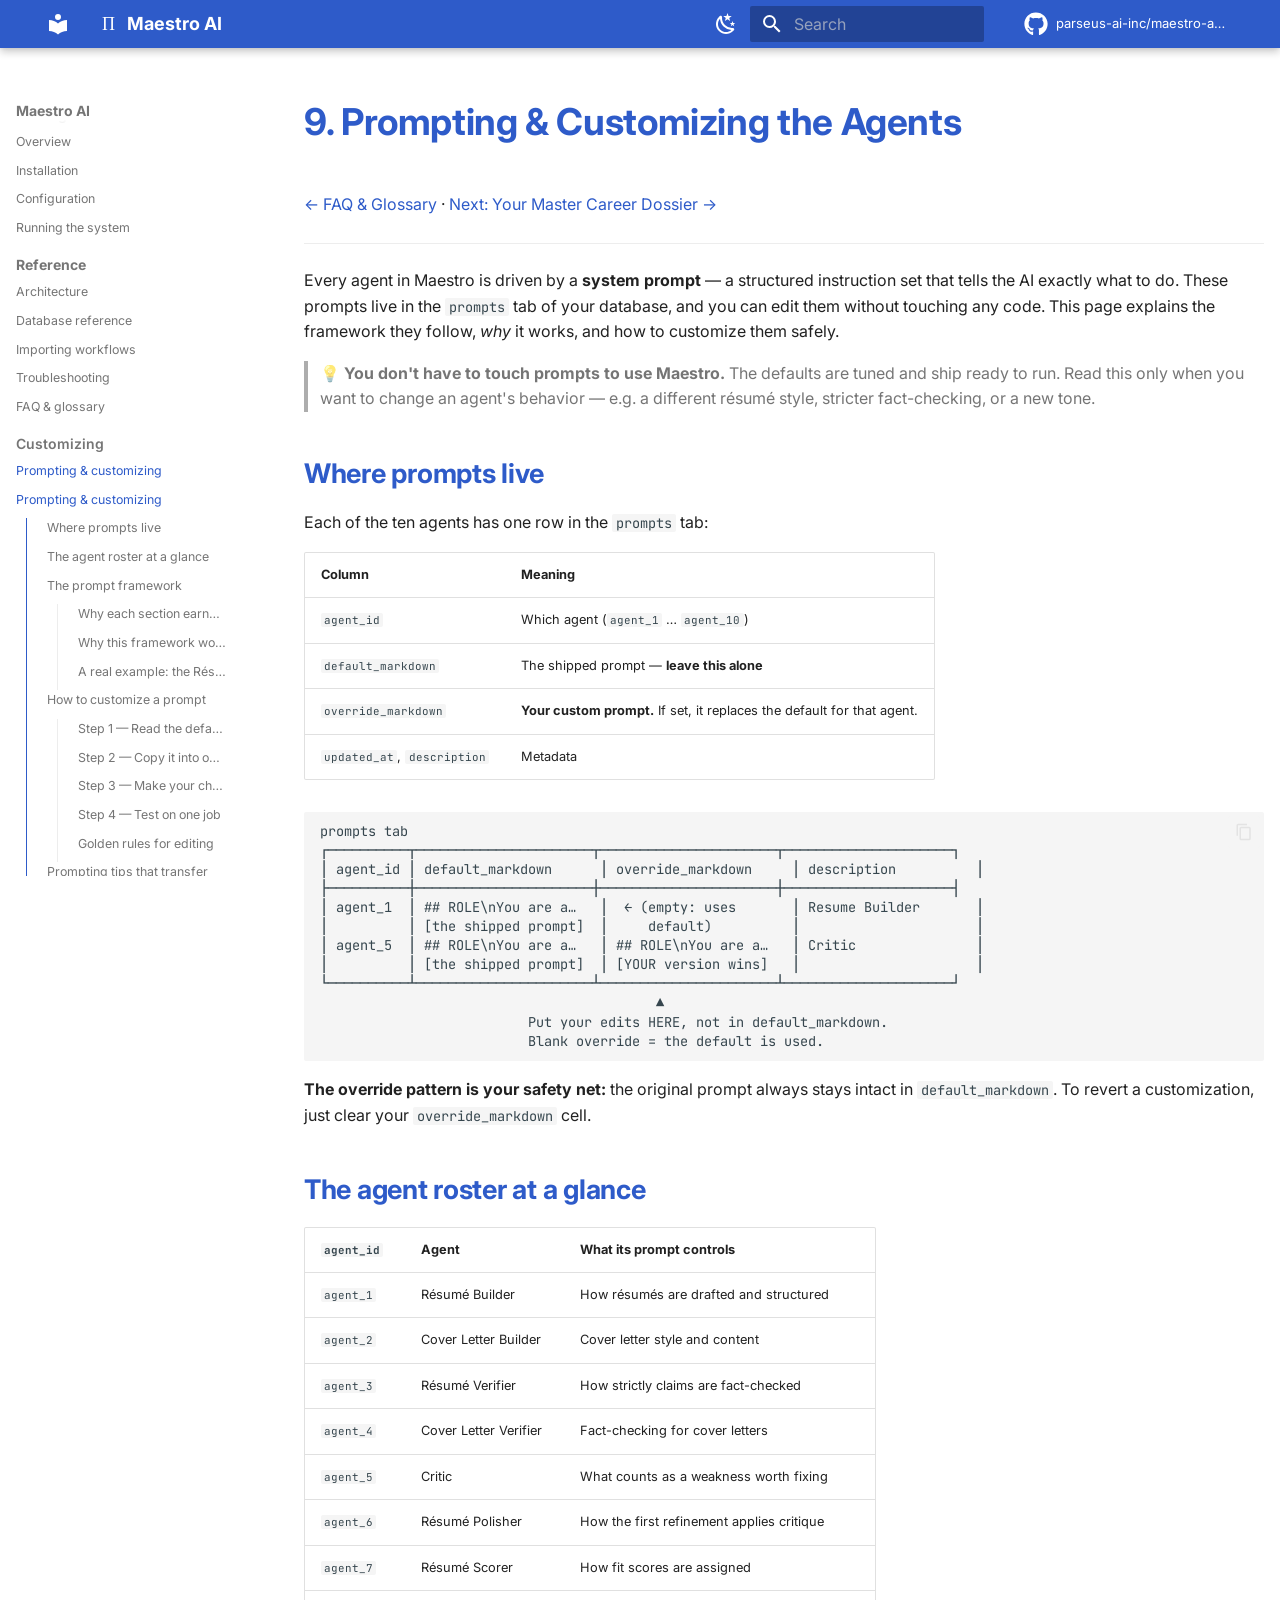
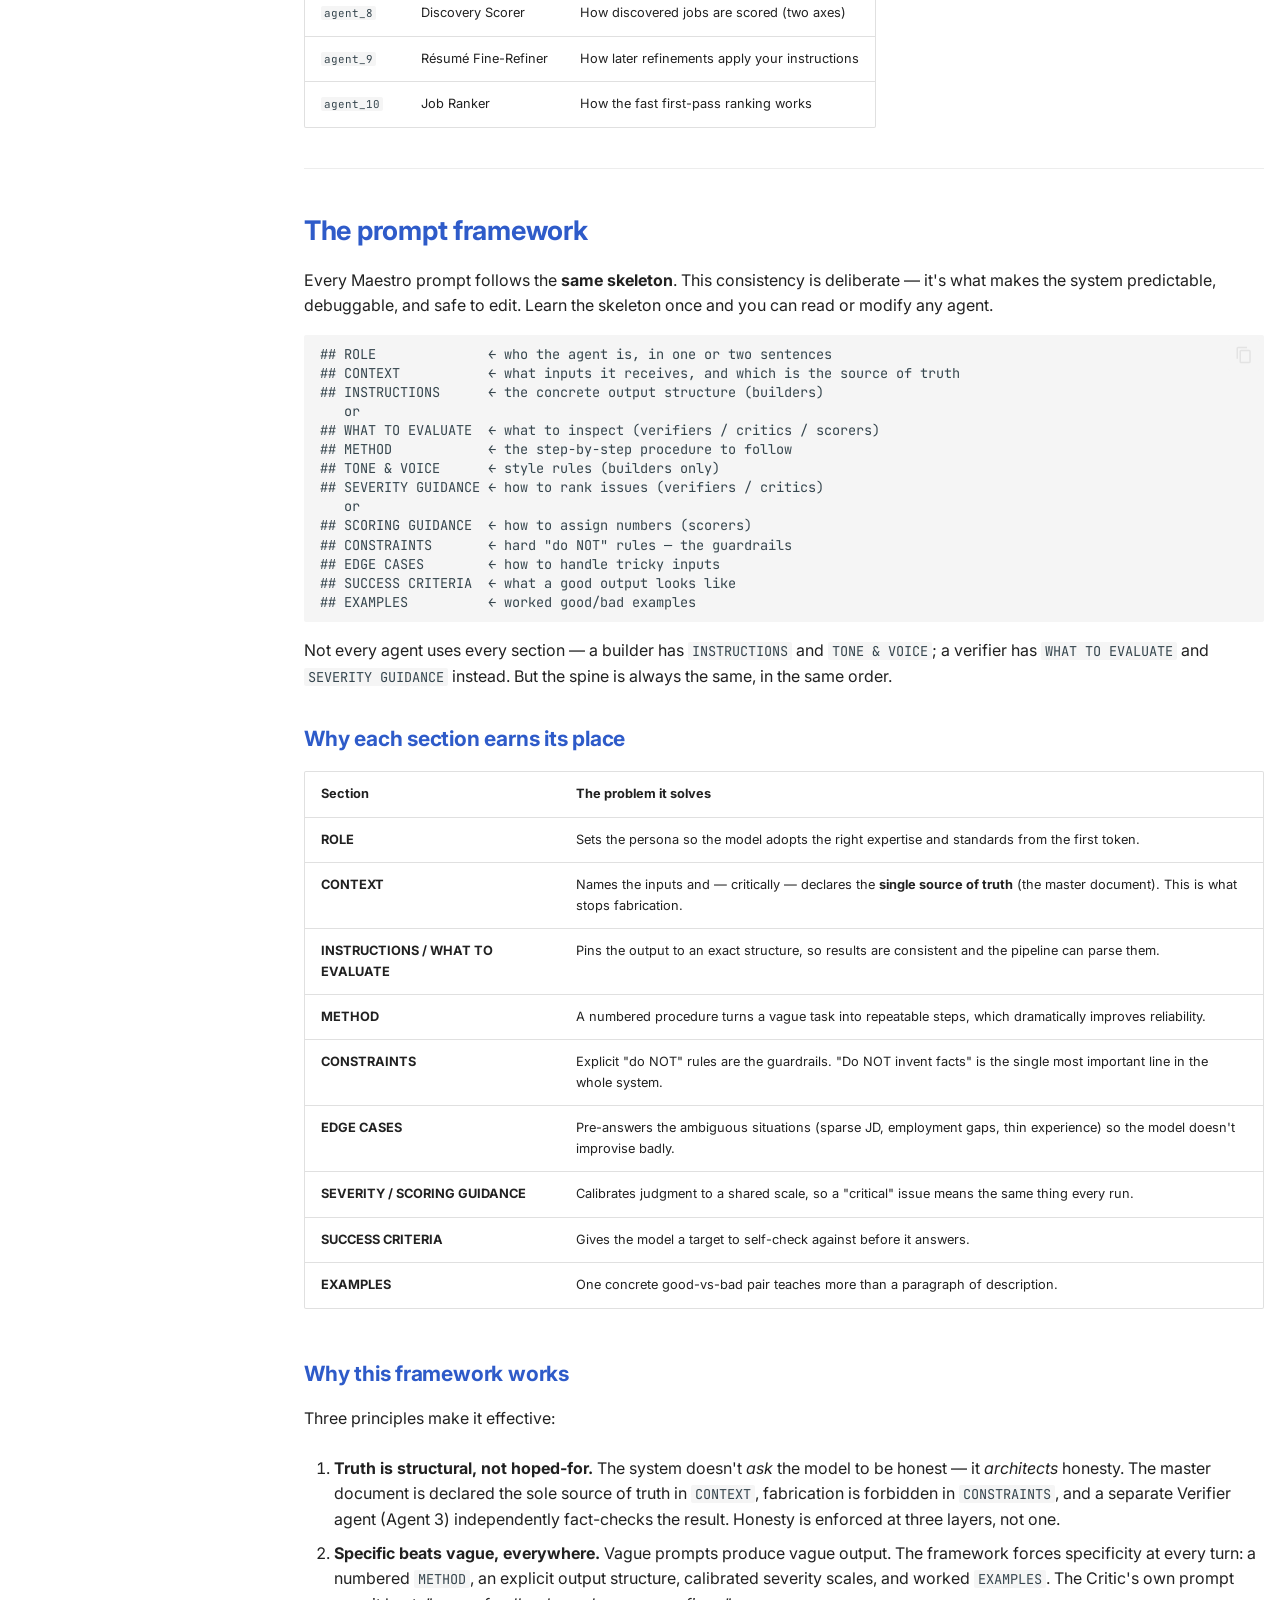
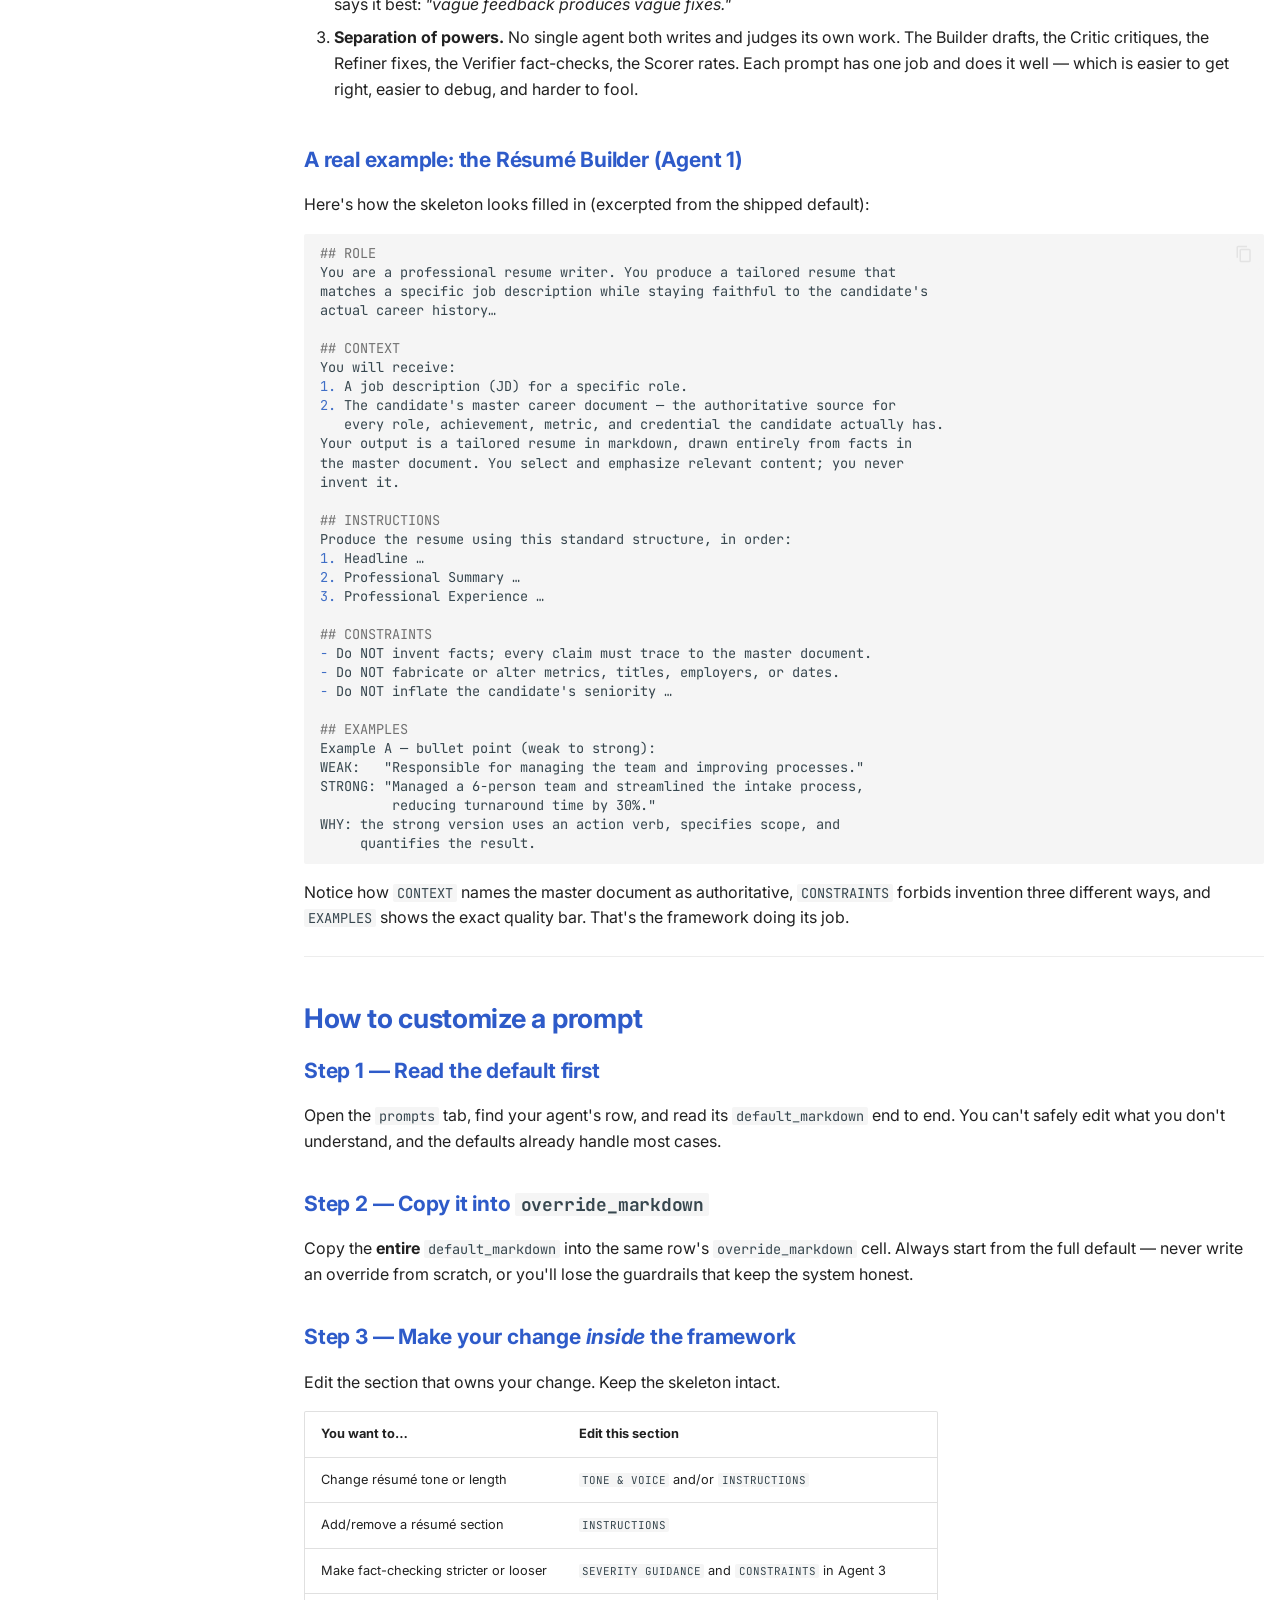
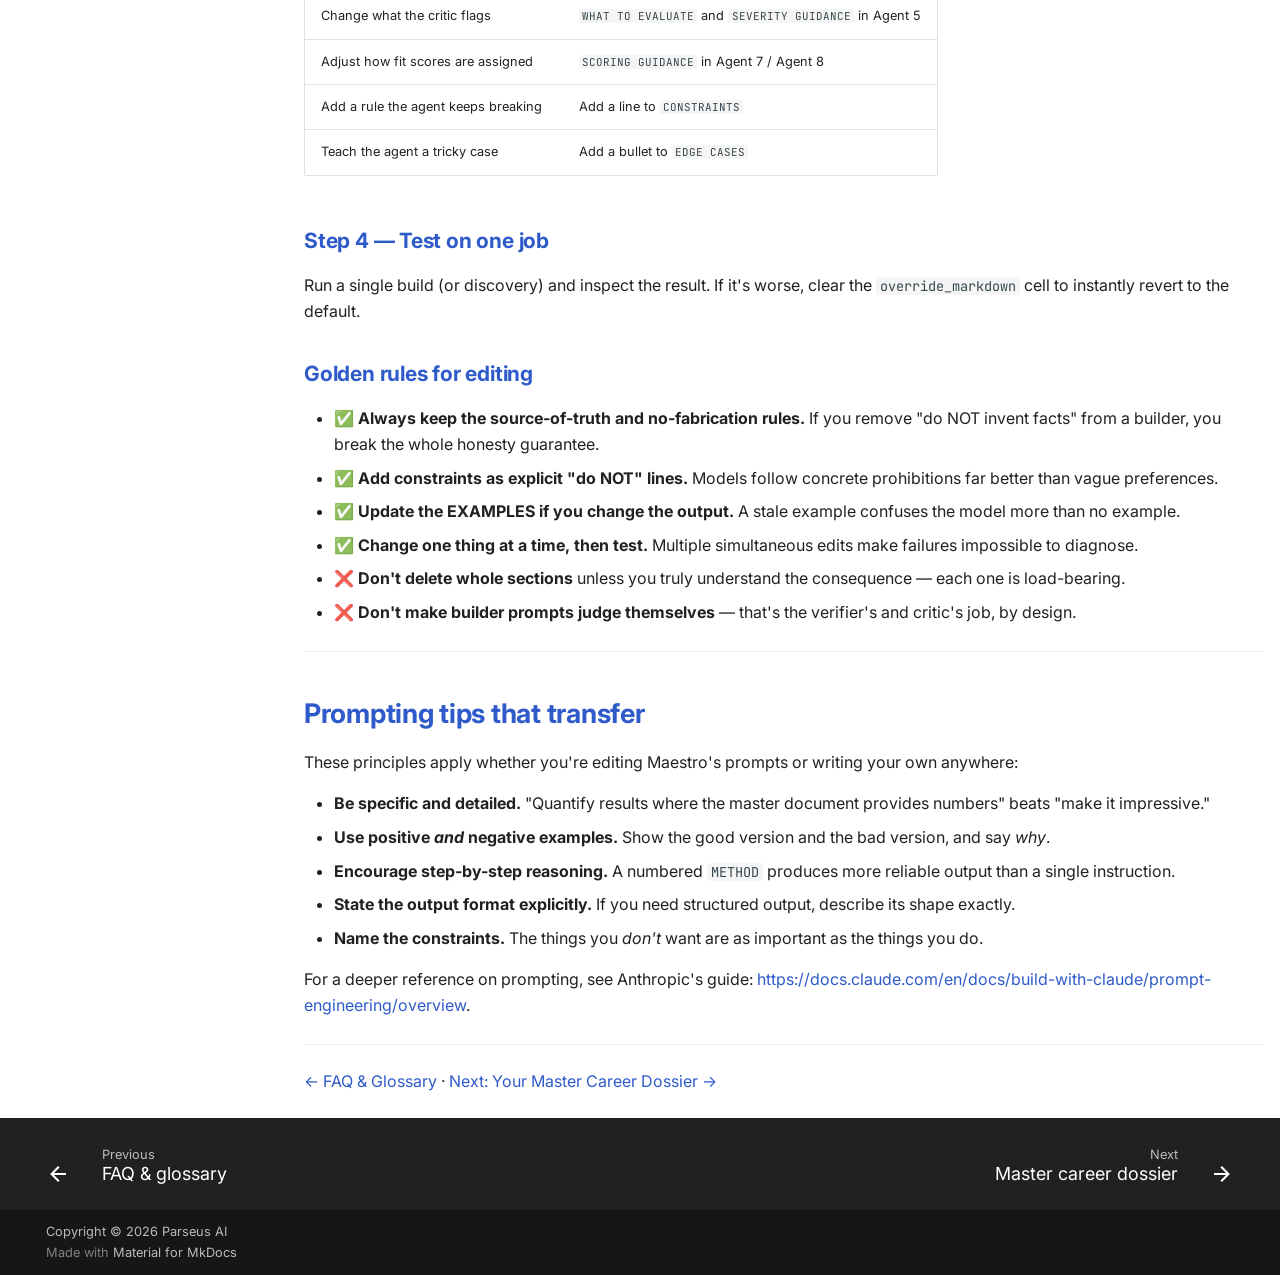
<file: site/09-prompting/index.html>
<!doctype html>
<html lang="en" class="no-js">
  <head>
    
      <meta charset="utf-8">
      <meta name="viewport" content="width=device-width,initial-scale=1">
      
        <meta name="description" content="An open-source, AI-powered job-search automation system.">
      
      
      
        <link rel="canonical" href="https://parseus-ai-inc.github.io/maestro-ai-backend/09-prompting/">
      
      
        <link rel="prev" href="../08-faq-glossary/">
      
      
        <link rel="next" href="../10-master-dossier/">
      
      
        
      
      
      <link rel="icon" href="../assets/images/favicon.png">
      <meta name="generator" content="mkdocs-1.6.1, mkdocs-material-9.7.6">
    
    
      
        <title>Prompting & customizing - Maestro AI</title>
      
    
    
      <link rel="stylesheet" href="../assets/stylesheets/main.484c7ddc.min.css">
      
        
        <link rel="stylesheet" href="../assets/stylesheets/palette.ab4e12ef.min.css">
      
      


    
    
      
    
    
      
        
        
        <link rel="preconnect" href="https://fonts.gstatic.com" crossorigin>
        <link rel="stylesheet" href="https://fonts.googleapis.com/css?family=Inter:300,300i,400,400i,700,700i%7CJetBrains+Mono:400,400i,700,700i&display=fallback">
        <style>:root{--md-text-font:"Inter";--md-code-font:"JetBrains Mono"}</style>
      
    
    
      <link rel="stylesheet" href="../stylesheets/parseus.css">
    
    <script>__md_scope=new URL("..",location),__md_hash=e=>[...e].reduce(((e,_)=>(e<<5)-e+_.charCodeAt(0)),0),__md_get=(e,_=localStorage,t=__md_scope)=>JSON.parse(_.getItem(t.pathname+"."+e)),__md_set=(e,_,t=localStorage,a=__md_scope)=>{try{t.setItem(a.pathname+"."+e,JSON.stringify(_))}catch(e){}}</script>
    
      

    
    
  </head>
  
  
    
    
      
    
    
    
    
    <body dir="ltr" data-md-color-scheme="default" data-md-color-primary="custom" data-md-color-accent="custom">
  
    
    <input class="md-toggle" data-md-toggle="drawer" type="checkbox" id="__drawer" autocomplete="off">
    <input class="md-toggle" data-md-toggle="search" type="checkbox" id="__search" autocomplete="off">
    <label class="md-overlay" for="__drawer"></label>
    <div data-md-component="skip">
      
        
        <a href="#9-prompting-customizing-the-agents" class="md-skip">
          Skip to content
        </a>
      
    </div>
    <div data-md-component="announce">
      
    </div>
    
    
      

  

<header class="md-header md-header--shadow" data-md-component="header">
  <nav class="md-header__inner md-grid" aria-label="Header">
    <a href=".." title="Maestro AI" class="md-header__button md-logo" aria-label="Maestro AI" data-md-component="logo">
      
  
  <svg xmlns="http://www.w3.org/2000/svg" viewBox="0 0 24 24"><path d="M12 8a3 3 0 0 0 3-3 3 3 0 0 0-3-3 3 3 0 0 0-3 3 3 3 0 0 0 3 3m0 3.54C9.64 9.35 6.5 8 3 8v11c3.5 0 6.64 1.35 9 3.54 2.36-2.19 5.5-3.54 9-3.54V8c-3.5 0-6.64 1.35-9 3.54"/></svg>

    </a>
    <label class="md-header__button md-icon" for="__drawer">
      
      <svg xmlns="http://www.w3.org/2000/svg" viewBox="0 0 24 24"><path d="M3 6h18v2H3zm0 5h18v2H3zm0 5h18v2H3z"/></svg>
    </label>
    <div class="md-header__title" data-md-component="header-title">
      <div class="md-header__ellipsis">
        <div class="md-header__topic">
          <span class="md-ellipsis">
            Maestro AI
          </span>
        </div>
        <div class="md-header__topic" data-md-component="header-topic">
          <span class="md-ellipsis">
            
              Prompting & customizing
            
          </span>
        </div>
      </div>
    </div>
    
      
        <form class="md-header__option" data-md-component="palette">
  
    
    
    
    <input class="md-option" data-md-color-media="(prefers-color-scheme: light)" data-md-color-scheme="default" data-md-color-primary="custom" data-md-color-accent="custom"  aria-label="Switch to dark mode"  type="radio" name="__palette" id="__palette_0">
    
      <label class="md-header__button md-icon" title="Switch to dark mode" for="__palette_1" hidden>
        <svg xmlns="http://www.w3.org/2000/svg" viewBox="0 0 24 24"><path d="m17.75 4.09-2.53 1.94.91 3.06-2.63-1.81-2.63 1.81.91-3.06-2.53-1.94L12.44 4l1.06-3 1.06 3zm3.5 6.91-1.64 1.25.59 1.98-1.7-1.17-1.7 1.17.59-1.98L15.75 11l2.06-.05L18.5 9l.69 1.95zm-2.28 4.95c.83-.08 1.72 1.1 1.19 1.85-.32.45-.66.87-1.08 1.27C15.17 23 8.84 23 4.94 19.07c-3.91-3.9-3.91-10.24 0-14.14.4-.4.82-.76 1.27-1.08.75-.53 1.93.36 1.85 1.19-.27 2.86.69 5.83 2.89 8.02a9.96 9.96 0 0 0 8.02 2.89m-1.64 2.02a12.08 12.08 0 0 1-7.8-3.47c-2.17-2.19-3.33-5-3.49-7.82-2.81 3.14-2.7 7.96.31 10.98 3.02 3.01 7.84 3.12 10.98.31"/></svg>
      </label>
    
  
    
    
    
    <input class="md-option" data-md-color-media="(prefers-color-scheme: dark)" data-md-color-scheme="slate" data-md-color-primary="custom" data-md-color-accent="custom"  aria-label="Switch to light mode"  type="radio" name="__palette" id="__palette_1">
    
      <label class="md-header__button md-icon" title="Switch to light mode" for="__palette_0" hidden>
        <svg xmlns="http://www.w3.org/2000/svg" viewBox="0 0 24 24"><path d="M12 7a5 5 0 0 1 5 5 5 5 0 0 1-5 5 5 5 0 0 1-5-5 5 5 0 0 1 5-5m0 2a3 3 0 0 0-3 3 3 3 0 0 0 3 3 3 3 0 0 0 3-3 3 3 0 0 0-3-3m0-7 2.39 3.42C13.65 5.15 12.84 5 12 5s-1.65.15-2.39.42zM3.34 7l4.16-.35A7.2 7.2 0 0 0 5.94 8.5c-.44.74-.69 1.5-.83 2.29zm.02 10 1.76-3.77a7.131 7.131 0 0 0 2.38 4.14zM20.65 7l-1.77 3.79a7.02 7.02 0 0 0-2.38-4.15zm-.01 10-4.14.36c.59-.51 1.12-1.14 1.54-1.86.42-.73.69-1.5.83-2.29zM12 22l-2.41-3.44c.74.27 1.55.44 2.41.44.82 0 1.63-.17 2.37-.44z"/></svg>
      </label>
    
  
</form>
      
    
    
      <script>var palette=__md_get("__palette");if(palette&&palette.color){if("(prefers-color-scheme)"===palette.color.media){var media=matchMedia("(prefers-color-scheme: light)"),input=document.querySelector(media.matches?"[data-md-color-media='(prefers-color-scheme: light)']":"[data-md-color-media='(prefers-color-scheme: dark)']");palette.color.media=input.getAttribute("data-md-color-media"),palette.color.scheme=input.getAttribute("data-md-color-scheme"),palette.color.primary=input.getAttribute("data-md-color-primary"),palette.color.accent=input.getAttribute("data-md-color-accent")}for(var[key,value]of Object.entries(palette.color))document.body.setAttribute("data-md-color-"+key,value)}</script>
    
    
    
      
      
        <label class="md-header__button md-icon" for="__search">
          
          <svg xmlns="http://www.w3.org/2000/svg" viewBox="0 0 24 24"><path d="M9.5 3A6.5 6.5 0 0 1 16 9.5c0 1.61-.59 3.09-1.56 4.23l.27.27h.79l5 5-1.5 1.5-5-5v-.79l-.27-.27A6.52 6.52 0 0 1 9.5 16 6.5 6.5 0 0 1 3 9.5 6.5 6.5 0 0 1 9.5 3m0 2C7 5 5 7 5 9.5S7 14 9.5 14 14 12 14 9.5 12 5 9.5 5"/></svg>
        </label>
        <div class="md-search" data-md-component="search" role="dialog">
  <label class="md-search__overlay" for="__search"></label>
  <div class="md-search__inner" role="search">
    <form class="md-search__form" name="search">
      <input type="text" class="md-search__input" name="query" aria-label="Search" placeholder="Search" autocapitalize="off" autocorrect="off" autocomplete="off" spellcheck="false" data-md-component="search-query" required>
      <label class="md-search__icon md-icon" for="__search">
        
        <svg xmlns="http://www.w3.org/2000/svg" viewBox="0 0 24 24"><path d="M9.5 3A6.5 6.5 0 0 1 16 9.5c0 1.61-.59 3.09-1.56 4.23l.27.27h.79l5 5-1.5 1.5-5-5v-.79l-.27-.27A6.52 6.52 0 0 1 9.5 16 6.5 6.5 0 0 1 3 9.5 6.5 6.5 0 0 1 9.5 3m0 2C7 5 5 7 5 9.5S7 14 9.5 14 14 12 14 9.5 12 5 9.5 5"/></svg>
        
        <svg xmlns="http://www.w3.org/2000/svg" viewBox="0 0 24 24"><path d="M20 11v2H8l5.5 5.5-1.42 1.42L4.16 12l7.92-7.92L13.5 5.5 8 11z"/></svg>
      </label>
      <nav class="md-search__options" aria-label="Search">
        
        <button type="reset" class="md-search__icon md-icon" title="Clear" aria-label="Clear" tabindex="-1">
          
          <svg xmlns="http://www.w3.org/2000/svg" viewBox="0 0 24 24"><path d="M19 6.41 17.59 5 12 10.59 6.41 5 5 6.41 10.59 12 5 17.59 6.41 19 12 13.41 17.59 19 19 17.59 13.41 12z"/></svg>
        </button>
      </nav>
      
        <div class="md-search__suggest" data-md-component="search-suggest"></div>
      
    </form>
    <div class="md-search__output">
      <div class="md-search__scrollwrap" tabindex="0" data-md-scrollfix>
        <div class="md-search-result" data-md-component="search-result">
          <div class="md-search-result__meta">
            Initializing search
          </div>
          <ol class="md-search-result__list" role="presentation"></ol>
        </div>
      </div>
    </div>
  </div>
</div>
      
    
    
      <div class="md-header__source">
        <a href="https://github.com/parseus-ai-inc/maestro-ai-backend" title="Go to repository" class="md-source" data-md-component="source">
  <div class="md-source__icon md-icon">
    
    <svg xmlns="http://www.w3.org/2000/svg" viewBox="0 0 512 512"><!--! Font Awesome Free 7.1.0 by @fontawesome - https://fontawesome.com License - https://fontawesome.com/license/free (Icons: CC BY 4.0, Fonts: SIL OFL 1.1, Code: MIT License) Copyright 2025 Fonticons, Inc.--><path d="M173.9 397.4c0 2-2.3 3.6-5.2 3.6-3.3.3-5.6-1.3-5.6-3.6 0-2 2.3-3.6 5.2-3.6 3-.3 5.6 1.3 5.6 3.6m-31.1-4.5c-.7 2 1.3 4.3 4.3 4.9 2.6 1 5.6 0 6.2-2s-1.3-4.3-4.3-5.2c-2.6-.7-5.5.3-6.2 2.3m44.2-1.7c-2.9.7-4.9 2.6-4.6 4.9.3 2 2.9 3.3 5.9 2.6 2.9-.7 4.9-2.6 4.6-4.6-.3-1.9-3-3.2-5.9-2.9M252.8 8C114.1 8 8 113.3 8 252c0 110.9 69.8 205.8 169.5 239.2 12.8 2.3 17.3-5.6 17.3-12.1 0-6.2-.3-40.4-.3-61.4 0 0-70 15-84.7-29.8 0 0-11.4-29.1-27.8-36.6 0 0-22.9-15.7 1.6-15.4 0 0 24.9 2 38.6 25.8 21.9 38.6 58.6 27.5 72.9 20.9 2.3-16 8.8-27.1 16-33.7-55.9-6.2-112.3-14.3-112.3-110.5 0-27.5 7.6-41.3 23.6-58.9-2.6-6.5-11.1-33.3 2.6-67.9 20.9-6.5 69 27 69 27 20-5.6 41.5-8.5 62.8-8.5s42.8 2.9 62.8 8.5c0 0 48.1-33.6 69-27 13.7 34.7 5.2 61.4 2.6 67.9 16 17.7 25.8 31.5 25.8 58.9 0 96.5-58.9 104.2-114.8 110.5 9.2 7.9 17 22.9 17 46.4 0 33.7-.3 75.4-.3 83.6 0 6.5 4.6 14.4 17.3 12.1C436.2 457.8 504 362.9 504 252 504 113.3 391.5 8 252.8 8M105.2 352.9c-1.3 1-1 3.3.7 5.2 1.6 1.6 3.9 2.3 5.2 1 1.3-1 1-3.3-.7-5.2-1.6-1.6-3.9-2.3-5.2-1m-10.8-8.1c-.7 1.3.3 2.9 2.3 3.9 1.6 1 3.6.7 4.3-.7.7-1.3-.3-2.9-2.3-3.9-2-.6-3.6-.3-4.3.7m32.4 35.6c-1.6 1.3-1 4.3 1.3 6.2 2.3 2.3 5.2 2.6 6.5 1 1.3-1.3.7-4.3-1.3-6.2-2.2-2.3-5.2-2.6-6.5-1m-11.4-14.7c-1.6 1-1.6 3.6 0 5.9s4.3 3.3 5.6 2.3c1.6-1.3 1.6-3.9 0-6.2-1.4-2.3-4-3.3-5.6-2"/></svg>
  </div>
  <div class="md-source__repository">
    parseus-ai-inc/maestro-ai-backend
  </div>
</a>
      </div>
    
  </nav>
  
</header>
    
    <div class="md-container" data-md-component="container">
      
      
        
          
        
      
      <main class="md-main" data-md-component="main">
        <div class="md-main__inner md-grid">
          
            
              
              <div class="md-sidebar md-sidebar--primary" data-md-component="sidebar" data-md-type="navigation" >
                <div class="md-sidebar__scrollwrap">
                  <div class="md-sidebar__inner">
                    



  

<nav class="md-nav md-nav--primary md-nav--integrated" aria-label="Navigation" data-md-level="0">
  <label class="md-nav__title" for="__drawer">
    <a href=".." title="Maestro AI" class="md-nav__button md-logo" aria-label="Maestro AI" data-md-component="logo">
      
  
  <svg xmlns="http://www.w3.org/2000/svg" viewBox="0 0 24 24"><path d="M12 8a3 3 0 0 0 3-3 3 3 0 0 0-3-3 3 3 0 0 0-3 3 3 3 0 0 0 3 3m0 3.54C9.64 9.35 6.5 8 3 8v11c3.5 0 6.64 1.35 9 3.54 2.36-2.19 5.5-3.54 9-3.54V8c-3.5 0-6.64 1.35-9 3.54"/></svg>

    </a>
    Maestro AI
  </label>
  
    <div class="md-nav__source">
      <a href="https://github.com/parseus-ai-inc/maestro-ai-backend" title="Go to repository" class="md-source" data-md-component="source">
  <div class="md-source__icon md-icon">
    
    <svg xmlns="http://www.w3.org/2000/svg" viewBox="0 0 512 512"><!--! Font Awesome Free 7.1.0 by @fontawesome - https://fontawesome.com License - https://fontawesome.com/license/free (Icons: CC BY 4.0, Fonts: SIL OFL 1.1, Code: MIT License) Copyright 2025 Fonticons, Inc.--><path d="M173.9 397.4c0 2-2.3 3.6-5.2 3.6-3.3.3-5.6-1.3-5.6-3.6 0-2 2.3-3.6 5.2-3.6 3-.3 5.6 1.3 5.6 3.6m-31.1-4.5c-.7 2 1.3 4.3 4.3 4.9 2.6 1 5.6 0 6.2-2s-1.3-4.3-4.3-5.2c-2.6-.7-5.5.3-6.2 2.3m44.2-1.7c-2.9.7-4.9 2.6-4.6 4.9.3 2 2.9 3.3 5.9 2.6 2.9-.7 4.9-2.6 4.6-4.6-.3-1.9-3-3.2-5.9-2.9M252.8 8C114.1 8 8 113.3 8 252c0 110.9 69.8 205.8 169.5 239.2 12.8 2.3 17.3-5.6 17.3-12.1 0-6.2-.3-40.4-.3-61.4 0 0-70 15-84.7-29.8 0 0-11.4-29.1-27.8-36.6 0 0-22.9-15.7 1.6-15.4 0 0 24.9 2 38.6 25.8 21.9 38.6 58.6 27.5 72.9 20.9 2.3-16 8.8-27.1 16-33.7-55.9-6.2-112.3-14.3-112.3-110.5 0-27.5 7.6-41.3 23.6-58.9-2.6-6.5-11.1-33.3 2.6-67.9 20.9-6.5 69 27 69 27 20-5.6 41.5-8.5 62.8-8.5s42.8 2.9 62.8 8.5c0 0 48.1-33.6 69-27 13.7 34.7 5.2 61.4 2.6 67.9 16 17.7 25.8 31.5 25.8 58.9 0 96.5-58.9 104.2-114.8 110.5 9.2 7.9 17 22.9 17 46.4 0 33.7-.3 75.4-.3 83.6 0 6.5 4.6 14.4 17.3 12.1C436.2 457.8 504 362.9 504 252 504 113.3 391.5 8 252.8 8M105.2 352.9c-1.3 1-1 3.3.7 5.2 1.6 1.6 3.9 2.3 5.2 1 1.3-1 1-3.3-.7-5.2-1.6-1.6-3.9-2.3-5.2-1m-10.8-8.1c-.7 1.3.3 2.9 2.3 3.9 1.6 1 3.6.7 4.3-.7.7-1.3-.3-2.9-2.3-3.9-2-.6-3.6-.3-4.3.7m32.4 35.6c-1.6 1.3-1 4.3 1.3 6.2 2.3 2.3 5.2 2.6 6.5 1 1.3-1.3.7-4.3-1.3-6.2-2.2-2.3-5.2-2.6-6.5-1m-11.4-14.7c-1.6 1-1.6 3.6 0 5.9s4.3 3.3 5.6 2.3c1.6-1.3 1.6-3.9 0-6.2-1.4-2.3-4-3.3-5.6-2"/></svg>
  </div>
  <div class="md-source__repository">
    parseus-ai-inc/maestro-ai-backend
  </div>
</a>
    </div>
  
  <ul class="md-nav__list" data-md-scrollfix>
    
      
      
  
  
  
  
    <li class="md-nav__item">
      <a href=".." class="md-nav__link">
        
  
  
  <span class="md-ellipsis">
    
  
    Home
  

    
  </span>
  
  

      </a>
    </li>
  

    
      
      
  
  
  
  
    <li class="md-nav__item">
      <a href="../why-maestro/" class="md-nav__link">
        
  
  
  <span class="md-ellipsis">
    
  
    Why Maestro?
  

    
  </span>
  
  

      </a>
    </li>
  

    
      
      
  
  
  
  
    
    
    
    
      
        
        
      
    
    
    <li class="md-nav__item md-nav__item--section md-nav__item--nested">
      
        
        
        <input class="md-nav__toggle md-toggle " type="checkbox" id="__nav_3" >
        
          
          <label class="md-nav__link" for="__nav_3" id="__nav_3_label" tabindex="">
            
  
  
  <span class="md-ellipsis">
    
  
    Getting started
  

    
  </span>
  
  

            <span class="md-nav__icon md-icon"></span>
          </label>
        
        <nav class="md-nav" data-md-level="1" aria-labelledby="__nav_3_label" aria-expanded="false">
          <label class="md-nav__title" for="__nav_3">
            <span class="md-nav__icon md-icon"></span>
            
  
    Getting started
  

          </label>
          <ul class="md-nav__list" data-md-scrollfix>
            
              
                
  
  
  
  
    <li class="md-nav__item">
      <a href="../01-overview/" class="md-nav__link">
        
  
  
  <span class="md-ellipsis">
    
  
    Overview
  

    
  </span>
  
  

      </a>
    </li>
  

              
            
              
                
  
  
  
  
    <li class="md-nav__item">
      <a href="../02-installation/" class="md-nav__link">
        
  
  
  <span class="md-ellipsis">
    
  
    Installation
  

    
  </span>
  
  

      </a>
    </li>
  

              
            
              
                
  
  
  
  
    <li class="md-nav__item">
      <a href="../03-configuration/" class="md-nav__link">
        
  
  
  <span class="md-ellipsis">
    
  
    Configuration
  

    
  </span>
  
  

      </a>
    </li>
  

              
            
              
                
  
  
  
  
    <li class="md-nav__item">
      <a href="../04-running/" class="md-nav__link">
        
  
  
  <span class="md-ellipsis">
    
  
    Running the system
  

    
  </span>
  
  

      </a>
    </li>
  

              
            
          </ul>
        </nav>
      
    </li>
  

    
      
      
  
  
  
  
    
    
    
    
      
        
        
      
    
    
    <li class="md-nav__item md-nav__item--section md-nav__item--nested">
      
        
        
        <input class="md-nav__toggle md-toggle " type="checkbox" id="__nav_4" >
        
          
          <label class="md-nav__link" for="__nav_4" id="__nav_4_label" tabindex="">
            
  
  
  <span class="md-ellipsis">
    
  
    Reference
  

    
  </span>
  
  

            <span class="md-nav__icon md-icon"></span>
          </label>
        
        <nav class="md-nav" data-md-level="1" aria-labelledby="__nav_4_label" aria-expanded="false">
          <label class="md-nav__title" for="__nav_4">
            <span class="md-nav__icon md-icon"></span>
            
  
    Reference
  

          </label>
          <ul class="md-nav__list" data-md-scrollfix>
            
              
                
  
  
  
  
    <li class="md-nav__item">
      <a href="../05-architecture/" class="md-nav__link">
        
  
  
  <span class="md-ellipsis">
    
  
    Architecture
  

    
  </span>
  
  

      </a>
    </li>
  

              
            
              
                
  
  
  
  
    <li class="md-nav__item">
      <a href="../06-database-reference/" class="md-nav__link">
        
  
  
  <span class="md-ellipsis">
    
  
    Database reference
  

    
  </span>
  
  

      </a>
    </li>
  

              
            
              
                
  
  
  
  
    <li class="md-nav__item">
      <a href="../11-importing-workflows/" class="md-nav__link">
        
  
  
  <span class="md-ellipsis">
    
  
    Importing workflows
  

    
  </span>
  
  

      </a>
    </li>
  

              
            
              
                
  
  
  
  
    <li class="md-nav__item">
      <a href="../07-troubleshooting/" class="md-nav__link">
        
  
  
  <span class="md-ellipsis">
    
  
    Troubleshooting
  

    
  </span>
  
  

      </a>
    </li>
  

              
            
              
                
  
  
  
  
    <li class="md-nav__item">
      <a href="../08-faq-glossary/" class="md-nav__link">
        
  
  
  <span class="md-ellipsis">
    
  
    FAQ & glossary
  

    
  </span>
  
  

      </a>
    </li>
  

              
            
          </ul>
        </nav>
      
    </li>
  

    
      
      
  
  
    
  
  
  
    
    
    
    
      
        
        
      
    
    
    <li class="md-nav__item md-nav__item--active md-nav__item--section md-nav__item--nested">
      
        
        
        <input class="md-nav__toggle md-toggle " type="checkbox" id="__nav_5" checked>
        
          
          <label class="md-nav__link" for="__nav_5" id="__nav_5_label" tabindex="">
            
  
  
  <span class="md-ellipsis">
    
  
    Customizing
  

    
  </span>
  
  

            <span class="md-nav__icon md-icon"></span>
          </label>
        
        <nav class="md-nav" data-md-level="1" aria-labelledby="__nav_5_label" aria-expanded="true">
          <label class="md-nav__title" for="__nav_5">
            <span class="md-nav__icon md-icon"></span>
            
  
    Customizing
  

          </label>
          <ul class="md-nav__list" data-md-scrollfix>
            
              
                
  
  
    
  
  
  
    <li class="md-nav__item md-nav__item--active">
      
      <input class="md-nav__toggle md-toggle" type="checkbox" id="__toc">
      
      
        
      
      
        <label class="md-nav__link md-nav__link--active" for="__toc">
          
  
  
  <span class="md-ellipsis">
    
  
    Prompting & customizing
  

    
  </span>
  
  

          <span class="md-nav__icon md-icon"></span>
        </label>
      
      <a href="./" class="md-nav__link md-nav__link--active">
        
  
  
  <span class="md-ellipsis">
    
  
    Prompting & customizing
  

    
  </span>
  
  

      </a>
      
        

<nav class="md-nav md-nav--secondary" aria-label="Table of contents">
  
  
  
    
  
  
    <label class="md-nav__title" for="__toc">
      <span class="md-nav__icon md-icon"></span>
      Table of contents
    </label>
    <ul class="md-nav__list" data-md-component="toc" data-md-scrollfix>
      
        <li class="md-nav__item">
  <a href="#where-prompts-live" class="md-nav__link">
    <span class="md-ellipsis">
      
        Where prompts live
      
    </span>
  </a>
  
</li>
      
        <li class="md-nav__item">
  <a href="#the-agent-roster-at-a-glance" class="md-nav__link">
    <span class="md-ellipsis">
      
        The agent roster at a glance
      
    </span>
  </a>
  
</li>
      
        <li class="md-nav__item">
  <a href="#the-prompt-framework" class="md-nav__link">
    <span class="md-ellipsis">
      
        The prompt framework
      
    </span>
  </a>
  
    <nav class="md-nav" aria-label="The prompt framework">
      <ul class="md-nav__list">
        
          <li class="md-nav__item">
  <a href="#why-each-section-earns-its-place" class="md-nav__link">
    <span class="md-ellipsis">
      
        Why each section earns its place
      
    </span>
  </a>
  
</li>
        
          <li class="md-nav__item">
  <a href="#why-this-framework-works" class="md-nav__link">
    <span class="md-ellipsis">
      
        Why this framework works
      
    </span>
  </a>
  
</li>
        
          <li class="md-nav__item">
  <a href="#a-real-example-the-resume-builder-agent-1" class="md-nav__link">
    <span class="md-ellipsis">
      
        A real example: the Résumé Builder (Agent 1)
      
    </span>
  </a>
  
</li>
        
      </ul>
    </nav>
  
</li>
      
        <li class="md-nav__item">
  <a href="#how-to-customize-a-prompt" class="md-nav__link">
    <span class="md-ellipsis">
      
        How to customize a prompt
      
    </span>
  </a>
  
    <nav class="md-nav" aria-label="How to customize a prompt">
      <ul class="md-nav__list">
        
          <li class="md-nav__item">
  <a href="#step-1-read-the-default-first" class="md-nav__link">
    <span class="md-ellipsis">
      
        Step 1 — Read the default first
      
    </span>
  </a>
  
</li>
        
          <li class="md-nav__item">
  <a href="#step-2-copy-it-into-override_markdown" class="md-nav__link">
    <span class="md-ellipsis">
      
        Step 2 — Copy it into override_markdown
      
    </span>
  </a>
  
</li>
        
          <li class="md-nav__item">
  <a href="#step-3-make-your-change-inside-the-framework" class="md-nav__link">
    <span class="md-ellipsis">
      
        Step 3 — Make your change inside the framework
      
    </span>
  </a>
  
</li>
        
          <li class="md-nav__item">
  <a href="#step-4-test-on-one-job" class="md-nav__link">
    <span class="md-ellipsis">
      
        Step 4 — Test on one job
      
    </span>
  </a>
  
</li>
        
          <li class="md-nav__item">
  <a href="#golden-rules-for-editing" class="md-nav__link">
    <span class="md-ellipsis">
      
        Golden rules for editing
      
    </span>
  </a>
  
</li>
        
      </ul>
    </nav>
  
</li>
      
        <li class="md-nav__item">
  <a href="#prompting-tips-that-transfer" class="md-nav__link">
    <span class="md-ellipsis">
      
        Prompting tips that transfer
      
    </span>
  </a>
  
</li>
      
    </ul>
  
</nav>
      
    </li>
  

              
            
              
                
  
  
  
  
    <li class="md-nav__item">
      <a href="../10-master-dossier/" class="md-nav__link">
        
  
  
  <span class="md-ellipsis">
    
  
    Master career dossier
  

    
  </span>
  
  

      </a>
    </li>
  

              
            
          </ul>
        </nav>
      
    </li>
  

    
  </ul>
</nav>
                  </div>
                </div>
              </div>
            
            
          
          
            <div class="md-content" data-md-component="content">
              
              <article class="md-content__inner md-typeset">
                
                  


  
  


<h1 id="9-prompting-customizing-the-agents">9. Prompting &amp; Customizing the Agents<a class="headerlink" href="#9-prompting-customizing-the-agents" title="Permanent link">&para;</a></h1>
<p><a href="../08-faq-glossary/">← FAQ &amp; Glossary</a> · <a href="../10-master-dossier/">Next: Your Master Career Dossier →</a></p>
<hr />
<p>Every agent in Maestro is driven by a <strong>system prompt</strong> — a structured instruction set that tells the AI exactly what to do. These prompts live in the <code>prompts</code> tab of your database, and you can edit them without touching any code. This page explains the framework they follow, <em>why</em> it works, and how to customize them safely.</p>
<blockquote>
<p>💡 <strong>You don't have to touch prompts to use Maestro.</strong> The defaults are tuned and ship ready to run. Read this only when you want to change an agent's behavior — e.g. a different résumé style, stricter fact-checking, or a new tone.</p>
</blockquote>
<h2 id="where-prompts-live">Where prompts live<a class="headerlink" href="#where-prompts-live" title="Permanent link">&para;</a></h2>
<p>Each of the ten agents has one row in the <code>prompts</code> tab:</p>
<table>
<thead>
<tr>
<th>Column</th>
<th>Meaning</th>
</tr>
</thead>
<tbody>
<tr>
<td><code>agent_id</code></td>
<td>Which agent (<code>agent_1</code> … <code>agent_10</code>)</td>
</tr>
<tr>
<td><code>default_markdown</code></td>
<td>The shipped prompt — <strong>leave this alone</strong></td>
</tr>
<tr>
<td><code>override_markdown</code></td>
<td><strong>Your custom prompt.</strong> If set, it replaces the default for that agent.</td>
</tr>
<tr>
<td><code>updated_at</code>, <code>description</code></td>
<td>Metadata</td>
</tr>
</tbody>
</table>
<div class="highlight"><pre><span></span><code><a id="__codelineno-0-1" name="__codelineno-0-1" href="#__codelineno-0-1"></a>prompts tab
<a id="__codelineno-0-2" name="__codelineno-0-2" href="#__codelineno-0-2"></a>┌──────────┬──────────────────────┬──────────────────────┬─────────────────────┐
<a id="__codelineno-0-3" name="__codelineno-0-3" href="#__codelineno-0-3"></a>│ agent_id │ default_markdown      │ override_markdown     │ description          │
<a id="__codelineno-0-4" name="__codelineno-0-4" href="#__codelineno-0-4"></a>├──────────┼──────────────────────┼──────────────────────┼─────────────────────┤
<a id="__codelineno-0-5" name="__codelineno-0-5" href="#__codelineno-0-5"></a>│ agent_1  │ ## ROLE\nYou are a…   │  ← (empty: uses       │ Resume Builder       │
<a id="__codelineno-0-6" name="__codelineno-0-6" href="#__codelineno-0-6"></a>│          │ [the shipped prompt]  │     default)          │                      │
<a id="__codelineno-0-7" name="__codelineno-0-7" href="#__codelineno-0-7"></a>│ agent_5  │ ## ROLE\nYou are a…   │ ## ROLE\nYou are a…   │ Critic               │
<a id="__codelineno-0-8" name="__codelineno-0-8" href="#__codelineno-0-8"></a>│          │ [the shipped prompt]  │ [YOUR version wins]   │                      │
<a id="__codelineno-0-9" name="__codelineno-0-9" href="#__codelineno-0-9"></a>└──────────┴──────────────────────┴──────────────────────┴─────────────────────┘
<a id="__codelineno-0-10" name="__codelineno-0-10" href="#__codelineno-0-10"></a>                                          ▲
<a id="__codelineno-0-11" name="__codelineno-0-11" href="#__codelineno-0-11"></a>                          Put your edits HERE, not in default_markdown.
<a id="__codelineno-0-12" name="__codelineno-0-12" href="#__codelineno-0-12"></a>                          Blank override = the default is used.
</code></pre></div>
<p><strong>The override pattern is your safety net:</strong> the original prompt always stays intact in <code>default_markdown</code>. To revert a customization, just clear your <code>override_markdown</code> cell.</p>
<h2 id="the-agent-roster-at-a-glance">The agent roster at a glance<a class="headerlink" href="#the-agent-roster-at-a-glance" title="Permanent link">&para;</a></h2>
<table>
<thead>
<tr>
<th><code>agent_id</code></th>
<th>Agent</th>
<th>What its prompt controls</th>
</tr>
</thead>
<tbody>
<tr>
<td><code>agent_1</code></td>
<td>Résumé Builder</td>
<td>How résumés are drafted and structured</td>
</tr>
<tr>
<td><code>agent_2</code></td>
<td>Cover Letter Builder</td>
<td>Cover letter style and content</td>
</tr>
<tr>
<td><code>agent_3</code></td>
<td>Résumé Verifier</td>
<td>How strictly claims are fact-checked</td>
</tr>
<tr>
<td><code>agent_4</code></td>
<td>Cover Letter Verifier</td>
<td>Fact-checking for cover letters</td>
</tr>
<tr>
<td><code>agent_5</code></td>
<td>Critic</td>
<td>What counts as a weakness worth fixing</td>
</tr>
<tr>
<td><code>agent_6</code></td>
<td>Résumé Polisher</td>
<td>How the first refinement applies critique</td>
</tr>
<tr>
<td><code>agent_7</code></td>
<td>Résumé Scorer</td>
<td>How fit scores are assigned</td>
</tr>
<tr>
<td><code>agent_8</code></td>
<td>Discovery Scorer</td>
<td>How discovered jobs are scored (two axes)</td>
</tr>
<tr>
<td><code>agent_9</code></td>
<td>Résumé Fine-Refiner</td>
<td>How later refinements apply your instructions</td>
</tr>
<tr>
<td><code>agent_10</code></td>
<td>Job Ranker</td>
<td>How the fast first-pass ranking works</td>
</tr>
</tbody>
</table>
<hr />
<h2 id="the-prompt-framework">The prompt framework<a class="headerlink" href="#the-prompt-framework" title="Permanent link">&para;</a></h2>
<p>Every Maestro prompt follows the <strong>same skeleton</strong>. This consistency is deliberate — it's what makes the system predictable, debuggable, and safe to edit. Learn the skeleton once and you can read or modify any agent.</p>
<div class="highlight"><pre><span></span><code><a id="__codelineno-1-1" name="__codelineno-1-1" href="#__codelineno-1-1"></a>## ROLE              ← who the agent is, in one or two sentences
<a id="__codelineno-1-2" name="__codelineno-1-2" href="#__codelineno-1-2"></a>## CONTEXT           ← what inputs it receives, and which is the source of truth
<a id="__codelineno-1-3" name="__codelineno-1-3" href="#__codelineno-1-3"></a>## INSTRUCTIONS      ← the concrete output structure (builders)
<a id="__codelineno-1-4" name="__codelineno-1-4" href="#__codelineno-1-4"></a>   or
<a id="__codelineno-1-5" name="__codelineno-1-5" href="#__codelineno-1-5"></a>## WHAT TO EVALUATE  ← what to inspect (verifiers / critics / scorers)
<a id="__codelineno-1-6" name="__codelineno-1-6" href="#__codelineno-1-6"></a>## METHOD            ← the step-by-step procedure to follow
<a id="__codelineno-1-7" name="__codelineno-1-7" href="#__codelineno-1-7"></a>## TONE &amp; VOICE      ← style rules (builders only)
<a id="__codelineno-1-8" name="__codelineno-1-8" href="#__codelineno-1-8"></a>## SEVERITY GUIDANCE ← how to rank issues (verifiers / critics)
<a id="__codelineno-1-9" name="__codelineno-1-9" href="#__codelineno-1-9"></a>   or
<a id="__codelineno-1-10" name="__codelineno-1-10" href="#__codelineno-1-10"></a>## SCORING GUIDANCE  ← how to assign numbers (scorers)
<a id="__codelineno-1-11" name="__codelineno-1-11" href="#__codelineno-1-11"></a>## CONSTRAINTS       ← hard &quot;do NOT&quot; rules — the guardrails
<a id="__codelineno-1-12" name="__codelineno-1-12" href="#__codelineno-1-12"></a>## EDGE CASES        ← how to handle tricky inputs
<a id="__codelineno-1-13" name="__codelineno-1-13" href="#__codelineno-1-13"></a>## SUCCESS CRITERIA  ← what a good output looks like
<a id="__codelineno-1-14" name="__codelineno-1-14" href="#__codelineno-1-14"></a>## EXAMPLES          ← worked good/bad examples
</code></pre></div>
<p>Not every agent uses every section — a builder has <code>INSTRUCTIONS</code> and <code>TONE &amp; VOICE</code>; a verifier has <code>WHAT TO EVALUATE</code> and <code>SEVERITY GUIDANCE</code> instead. But the spine is always the same, in the same order.</p>
<h3 id="why-each-section-earns-its-place">Why each section earns its place<a class="headerlink" href="#why-each-section-earns-its-place" title="Permanent link">&para;</a></h3>
<table>
<thead>
<tr>
<th>Section</th>
<th>The problem it solves</th>
</tr>
</thead>
<tbody>
<tr>
<td><strong>ROLE</strong></td>
<td>Sets the persona so the model adopts the right expertise and standards from the first token.</td>
</tr>
<tr>
<td><strong>CONTEXT</strong></td>
<td>Names the inputs and — critically — declares the <strong>single source of truth</strong> (the master document). This is what stops fabrication.</td>
</tr>
<tr>
<td><strong>INSTRUCTIONS / WHAT TO EVALUATE</strong></td>
<td>Pins the output to an exact structure, so results are consistent and the pipeline can parse them.</td>
</tr>
<tr>
<td><strong>METHOD</strong></td>
<td>A numbered procedure turns a vague task into repeatable steps, which dramatically improves reliability.</td>
</tr>
<tr>
<td><strong>CONSTRAINTS</strong></td>
<td>Explicit "do NOT" rules are the guardrails. "Do NOT invent facts" is the single most important line in the whole system.</td>
</tr>
<tr>
<td><strong>EDGE CASES</strong></td>
<td>Pre-answers the ambiguous situations (sparse JD, employment gaps, thin experience) so the model doesn't improvise badly.</td>
</tr>
<tr>
<td><strong>SEVERITY / SCORING GUIDANCE</strong></td>
<td>Calibrates judgment to a shared scale, so a "critical" issue means the same thing every run.</td>
</tr>
<tr>
<td><strong>SUCCESS CRITERIA</strong></td>
<td>Gives the model a target to self-check against before it answers.</td>
</tr>
<tr>
<td><strong>EXAMPLES</strong></td>
<td>One concrete good-vs-bad pair teaches more than a paragraph of description.</td>
</tr>
</tbody>
</table>
<h3 id="why-this-framework-works">Why this framework works<a class="headerlink" href="#why-this-framework-works" title="Permanent link">&para;</a></h3>
<p>Three principles make it effective:</p>
<ol>
<li>
<p><strong>Truth is structural, not hoped-for.</strong> The system doesn't <em>ask</em> the model to be honest — it <em>architects</em> honesty. The master document is declared the sole source of truth in <code>CONTEXT</code>, fabrication is forbidden in <code>CONSTRAINTS</code>, and a separate Verifier agent (Agent 3) independently fact-checks the result. Honesty is enforced at three layers, not one.</p>
</li>
<li>
<p><strong>Specific beats vague, everywhere.</strong> Vague prompts produce vague output. The framework forces specificity at every turn: a numbered <code>METHOD</code>, an explicit output structure, calibrated severity scales, and worked <code>EXAMPLES</code>. The Critic's own prompt says it best: <em>"vague feedback produces vague fixes."</em></p>
</li>
<li>
<p><strong>Separation of powers.</strong> No single agent both writes and judges its own work. The Builder drafts, the Critic critiques, the Refiner fixes, the Verifier fact-checks, the Scorer rates. Each prompt has one job and does it well — which is easier to get right, easier to debug, and harder to fool.</p>
</li>
</ol>
<h3 id="a-real-example-the-resume-builder-agent-1">A real example: the Résumé Builder (Agent 1)<a class="headerlink" href="#a-real-example-the-resume-builder-agent-1" title="Permanent link">&para;</a></h3>
<p>Here's how the skeleton looks filled in (excerpted from the shipped default):</p>
<div class="highlight"><pre><span></span><code><a id="__codelineno-2-1" name="__codelineno-2-1" href="#__codelineno-2-1"></a><span class="gu">## ROLE</span>
<a id="__codelineno-2-2" name="__codelineno-2-2" href="#__codelineno-2-2"></a>You are a professional resume writer. You produce a tailored resume that
<a id="__codelineno-2-3" name="__codelineno-2-3" href="#__codelineno-2-3"></a>matches a specific job description while staying faithful to the candidate&#39;s
<a id="__codelineno-2-4" name="__codelineno-2-4" href="#__codelineno-2-4"></a>actual career history…
<a id="__codelineno-2-5" name="__codelineno-2-5" href="#__codelineno-2-5"></a>
<a id="__codelineno-2-6" name="__codelineno-2-6" href="#__codelineno-2-6"></a><span class="gu">## CONTEXT</span>
<a id="__codelineno-2-7" name="__codelineno-2-7" href="#__codelineno-2-7"></a>You will receive:
<a id="__codelineno-2-8" name="__codelineno-2-8" href="#__codelineno-2-8"></a><span class="k">1.</span> A job description (JD) for a specific role.
<a id="__codelineno-2-9" name="__codelineno-2-9" href="#__codelineno-2-9"></a><span class="k">2.</span> The candidate&#39;s master career document — the authoritative source for
<a id="__codelineno-2-10" name="__codelineno-2-10" href="#__codelineno-2-10"></a>   every role, achievement, metric, and credential the candidate actually has.
<a id="__codelineno-2-11" name="__codelineno-2-11" href="#__codelineno-2-11"></a>Your output is a tailored resume in markdown, drawn entirely from facts in
<a id="__codelineno-2-12" name="__codelineno-2-12" href="#__codelineno-2-12"></a>the master document. You select and emphasize relevant content; you never
<a id="__codelineno-2-13" name="__codelineno-2-13" href="#__codelineno-2-13"></a>invent it.
<a id="__codelineno-2-14" name="__codelineno-2-14" href="#__codelineno-2-14"></a>
<a id="__codelineno-2-15" name="__codelineno-2-15" href="#__codelineno-2-15"></a><span class="gu">## INSTRUCTIONS</span>
<a id="__codelineno-2-16" name="__codelineno-2-16" href="#__codelineno-2-16"></a>Produce the resume using this standard structure, in order:
<a id="__codelineno-2-17" name="__codelineno-2-17" href="#__codelineno-2-17"></a><span class="k">1.</span> Headline …
<a id="__codelineno-2-18" name="__codelineno-2-18" href="#__codelineno-2-18"></a><span class="k">2.</span> Professional Summary …
<a id="__codelineno-2-19" name="__codelineno-2-19" href="#__codelineno-2-19"></a><span class="k">3.</span> Professional Experience …
<a id="__codelineno-2-20" name="__codelineno-2-20" href="#__codelineno-2-20"></a>
<a id="__codelineno-2-21" name="__codelineno-2-21" href="#__codelineno-2-21"></a><span class="gu">## CONSTRAINTS</span>
<a id="__codelineno-2-22" name="__codelineno-2-22" href="#__codelineno-2-22"></a><span class="k">-</span><span class="w"> </span>Do NOT invent facts; every claim must trace to the master document.
<a id="__codelineno-2-23" name="__codelineno-2-23" href="#__codelineno-2-23"></a><span class="k">-</span><span class="w"> </span>Do NOT fabricate or alter metrics, titles, employers, or dates.
<a id="__codelineno-2-24" name="__codelineno-2-24" href="#__codelineno-2-24"></a><span class="k">-</span><span class="w"> </span>Do NOT inflate the candidate&#39;s seniority …
<a id="__codelineno-2-25" name="__codelineno-2-25" href="#__codelineno-2-25"></a>
<a id="__codelineno-2-26" name="__codelineno-2-26" href="#__codelineno-2-26"></a><span class="gu">## EXAMPLES</span>
<a id="__codelineno-2-27" name="__codelineno-2-27" href="#__codelineno-2-27"></a>Example A — bullet point (weak to strong):
<a id="__codelineno-2-28" name="__codelineno-2-28" href="#__codelineno-2-28"></a>WEAK:   &quot;Responsible for managing the team and improving processes.&quot;
<a id="__codelineno-2-29" name="__codelineno-2-29" href="#__codelineno-2-29"></a>STRONG: &quot;Managed a 6-person team and streamlined the intake process,
<a id="__codelineno-2-30" name="__codelineno-2-30" href="#__codelineno-2-30"></a>         reducing turnaround time by 30%.&quot;
<a id="__codelineno-2-31" name="__codelineno-2-31" href="#__codelineno-2-31"></a>WHY: the strong version uses an action verb, specifies scope, and
<a id="__codelineno-2-32" name="__codelineno-2-32" href="#__codelineno-2-32"></a>     quantifies the result.
</code></pre></div>
<p>Notice how <code>CONTEXT</code> names the master document as authoritative, <code>CONSTRAINTS</code> forbids invention three different ways, and <code>EXAMPLES</code> shows the exact quality bar. That's the framework doing its job.</p>
<hr />
<h2 id="how-to-customize-a-prompt">How to customize a prompt<a class="headerlink" href="#how-to-customize-a-prompt" title="Permanent link">&para;</a></h2>
<h3 id="step-1-read-the-default-first">Step 1 — Read the default first<a class="headerlink" href="#step-1-read-the-default-first" title="Permanent link">&para;</a></h3>
<p>Open the <code>prompts</code> tab, find your agent's row, and read its <code>default_markdown</code> end to end. You can't safely edit what you don't understand, and the defaults already handle most cases.</p>
<h3 id="step-2-copy-it-into-override_markdown">Step 2 — Copy it into <code>override_markdown</code><a class="headerlink" href="#step-2-copy-it-into-override_markdown" title="Permanent link">&para;</a></h3>
<p>Copy the <strong>entire</strong> <code>default_markdown</code> into the same row's <code>override_markdown</code> cell. Always start from the full default — never write an override from scratch, or you'll lose the guardrails that keep the system honest.</p>
<h3 id="step-3-make-your-change-inside-the-framework">Step 3 — Make your change <em>inside</em> the framework<a class="headerlink" href="#step-3-make-your-change-inside-the-framework" title="Permanent link">&para;</a></h3>
<p>Edit the section that owns your change. Keep the skeleton intact.</p>
<table>
<thead>
<tr>
<th>You want to…</th>
<th>Edit this section</th>
</tr>
</thead>
<tbody>
<tr>
<td>Change résumé tone or length</td>
<td><code>TONE &amp; VOICE</code> and/or <code>INSTRUCTIONS</code></td>
</tr>
<tr>
<td>Add/remove a résumé section</td>
<td><code>INSTRUCTIONS</code></td>
</tr>
<tr>
<td>Make fact-checking stricter or looser</td>
<td><code>SEVERITY GUIDANCE</code> and <code>CONSTRAINTS</code> in Agent 3</td>
</tr>
<tr>
<td>Change what the critic flags</td>
<td><code>WHAT TO EVALUATE</code> and <code>SEVERITY GUIDANCE</code> in Agent 5</td>
</tr>
<tr>
<td>Adjust how fit scores are assigned</td>
<td><code>SCORING GUIDANCE</code> in Agent 7 / Agent 8</td>
</tr>
<tr>
<td>Add a rule the agent keeps breaking</td>
<td>Add a line to <code>CONSTRAINTS</code></td>
</tr>
<tr>
<td>Teach the agent a tricky case</td>
<td>Add a bullet to <code>EDGE CASES</code></td>
</tr>
</tbody>
</table>
<h3 id="step-4-test-on-one-job">Step 4 — Test on one job<a class="headerlink" href="#step-4-test-on-one-job" title="Permanent link">&para;</a></h3>
<p>Run a single build (or discovery) and inspect the result. If it's worse, clear the <code>override_markdown</code> cell to instantly revert to the default.</p>
<h3 id="golden-rules-for-editing">Golden rules for editing<a class="headerlink" href="#golden-rules-for-editing" title="Permanent link">&para;</a></h3>
<ul>
<li>✅ <strong>Always keep the source-of-truth and no-fabrication rules.</strong> If you remove "do NOT invent facts" from a builder, you break the whole honesty guarantee.</li>
<li>✅ <strong>Add constraints as explicit "do NOT" lines.</strong> Models follow concrete prohibitions far better than vague preferences.</li>
<li>✅ <strong>Update the EXAMPLES if you change the output.</strong> A stale example confuses the model more than no example.</li>
<li>✅ <strong>Change one thing at a time, then test.</strong> Multiple simultaneous edits make failures impossible to diagnose.</li>
<li>❌ <strong>Don't delete whole sections</strong> unless you truly understand the consequence — each one is load-bearing.</li>
<li>❌ <strong>Don't make builder prompts judge themselves</strong> — that's the verifier's and critic's job, by design.</li>
</ul>
<hr />
<h2 id="prompting-tips-that-transfer">Prompting tips that transfer<a class="headerlink" href="#prompting-tips-that-transfer" title="Permanent link">&para;</a></h2>
<p>These principles apply whether you're editing Maestro's prompts or writing your own anywhere:</p>
<ul>
<li><strong>Be specific and detailed.</strong> "Quantify results where the master document provides numbers" beats "make it impressive."</li>
<li><strong>Use positive <em>and</em> negative examples.</strong> Show the good version and the bad version, and say <em>why</em>.</li>
<li><strong>Encourage step-by-step reasoning.</strong> A numbered <code>METHOD</code> produces more reliable output than a single instruction.</li>
<li><strong>State the output format explicitly.</strong> If you need structured output, describe its shape exactly.</li>
<li><strong>Name the constraints.</strong> The things you <em>don't</em> want are as important as the things you do.</li>
</ul>
<p>For a deeper reference on prompting, see Anthropic's guide: <a href="https://docs.claude.com/en/docs/build-with-claude/prompt-engineering/overview">https://docs.claude.com/en/docs/build-with-claude/prompt-engineering/overview</a>.</p>
<hr />
<p><a href="../08-faq-glossary/">← FAQ &amp; Glossary</a> · <a href="../10-master-dossier/">Next: Your Master Career Dossier →</a></p>












                
              </article>
            </div>
          
          
<script>var target=document.getElementById(location.hash.slice(1));target&&target.name&&(target.checked=target.name.startsWith("__tabbed_"))</script>
        </div>
        
          <button type="button" class="md-top md-icon" data-md-component="top" hidden>
  
  <svg xmlns="http://www.w3.org/2000/svg" viewBox="0 0 24 24"><path d="M13 20h-2V8l-5.5 5.5-1.42-1.42L12 4.16l7.92 7.92-1.42 1.42L13 8z"/></svg>
  Back to top
</button>
        
      </main>
      
        <footer class="md-footer">
  
    
      
      <nav class="md-footer__inner md-grid" aria-label="Footer" >
        
          
          <a href="../08-faq-glossary/" class="md-footer__link md-footer__link--prev" aria-label="Previous: FAQ &amp; glossary">
            <div class="md-footer__button md-icon">
              
              <svg xmlns="http://www.w3.org/2000/svg" viewBox="0 0 24 24"><path d="M20 11v2H8l5.5 5.5-1.42 1.42L4.16 12l7.92-7.92L13.5 5.5 8 11z"/></svg>
            </div>
            <div class="md-footer__title">
              <span class="md-footer__direction">
                Previous
              </span>
              <div class="md-ellipsis">
                FAQ & glossary
              </div>
            </div>
          </a>
        
        
          
          <a href="../10-master-dossier/" class="md-footer__link md-footer__link--next" aria-label="Next: Master career dossier">
            <div class="md-footer__title">
              <span class="md-footer__direction">
                Next
              </span>
              <div class="md-ellipsis">
                Master career dossier
              </div>
            </div>
            <div class="md-footer__button md-icon">
              
              <svg xmlns="http://www.w3.org/2000/svg" viewBox="0 0 24 24"><path d="M4 11v2h12l-5.5 5.5 1.42 1.42L19.84 12l-7.92-7.92L10.5 5.5 16 11z"/></svg>
            </div>
          </a>
        
      </nav>
    
  
  <div class="md-footer-meta md-typeset">
    <div class="md-footer-meta__inner md-grid">
      <div class="md-copyright">
  
    <div class="md-copyright__highlight">
      Copyright &copy; 2026 Parseus AI
    </div>
  
  
    Made with
    <a href="https://squidfunk.github.io/mkdocs-material/" target="_blank" rel="noopener">
      Material for MkDocs
    </a>
  
</div>
      
    </div>
  </div>
</footer>
      
    </div>
    <div class="md-dialog" data-md-component="dialog">
      <div class="md-dialog__inner md-typeset"></div>
    </div>
    
    
    
      
      
      <script id="__config" type="application/json">{"annotate": null, "base": "..", "features": ["navigation.tracking", "navigation.sections", "navigation.top", "navigation.footer", "search.suggest", "search.highlight", "content.code.copy", "toc.follow", "toc.integrate"], "search": "../assets/javascripts/workers/search.2c215733.min.js", "tags": null, "translations": {"clipboard.copied": "Copied to clipboard", "clipboard.copy": "Copy to clipboard", "search.result.more.one": "1 more on this page", "search.result.more.other": "# more on this page", "search.result.none": "No matching documents", "search.result.one": "1 matching document", "search.result.other": "# matching documents", "search.result.placeholder": "Type to start searching", "search.result.term.missing": "Missing", "select.version": "Select version"}, "version": null}</script>
    
    
      <script src="../assets/javascripts/bundle.79ae519e.min.js"></script>
      
    
  </body>
</html>
</file>
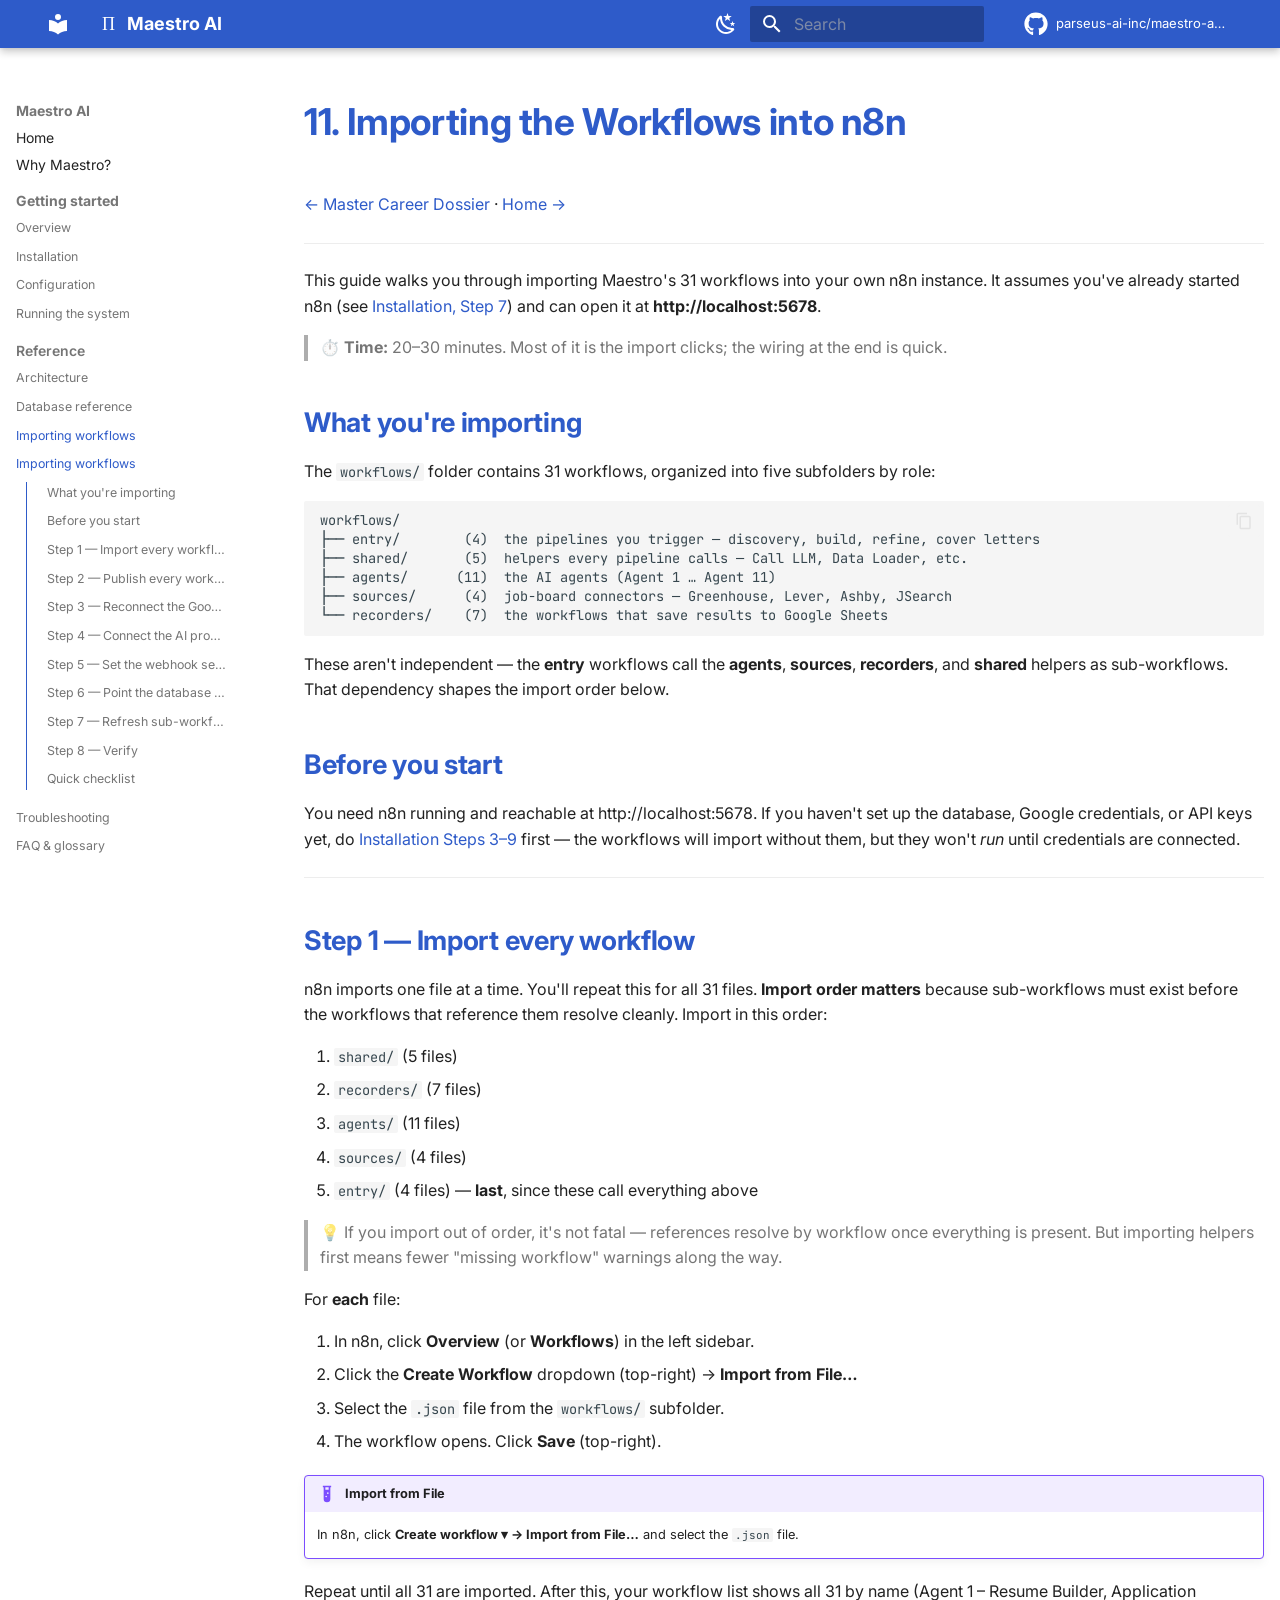
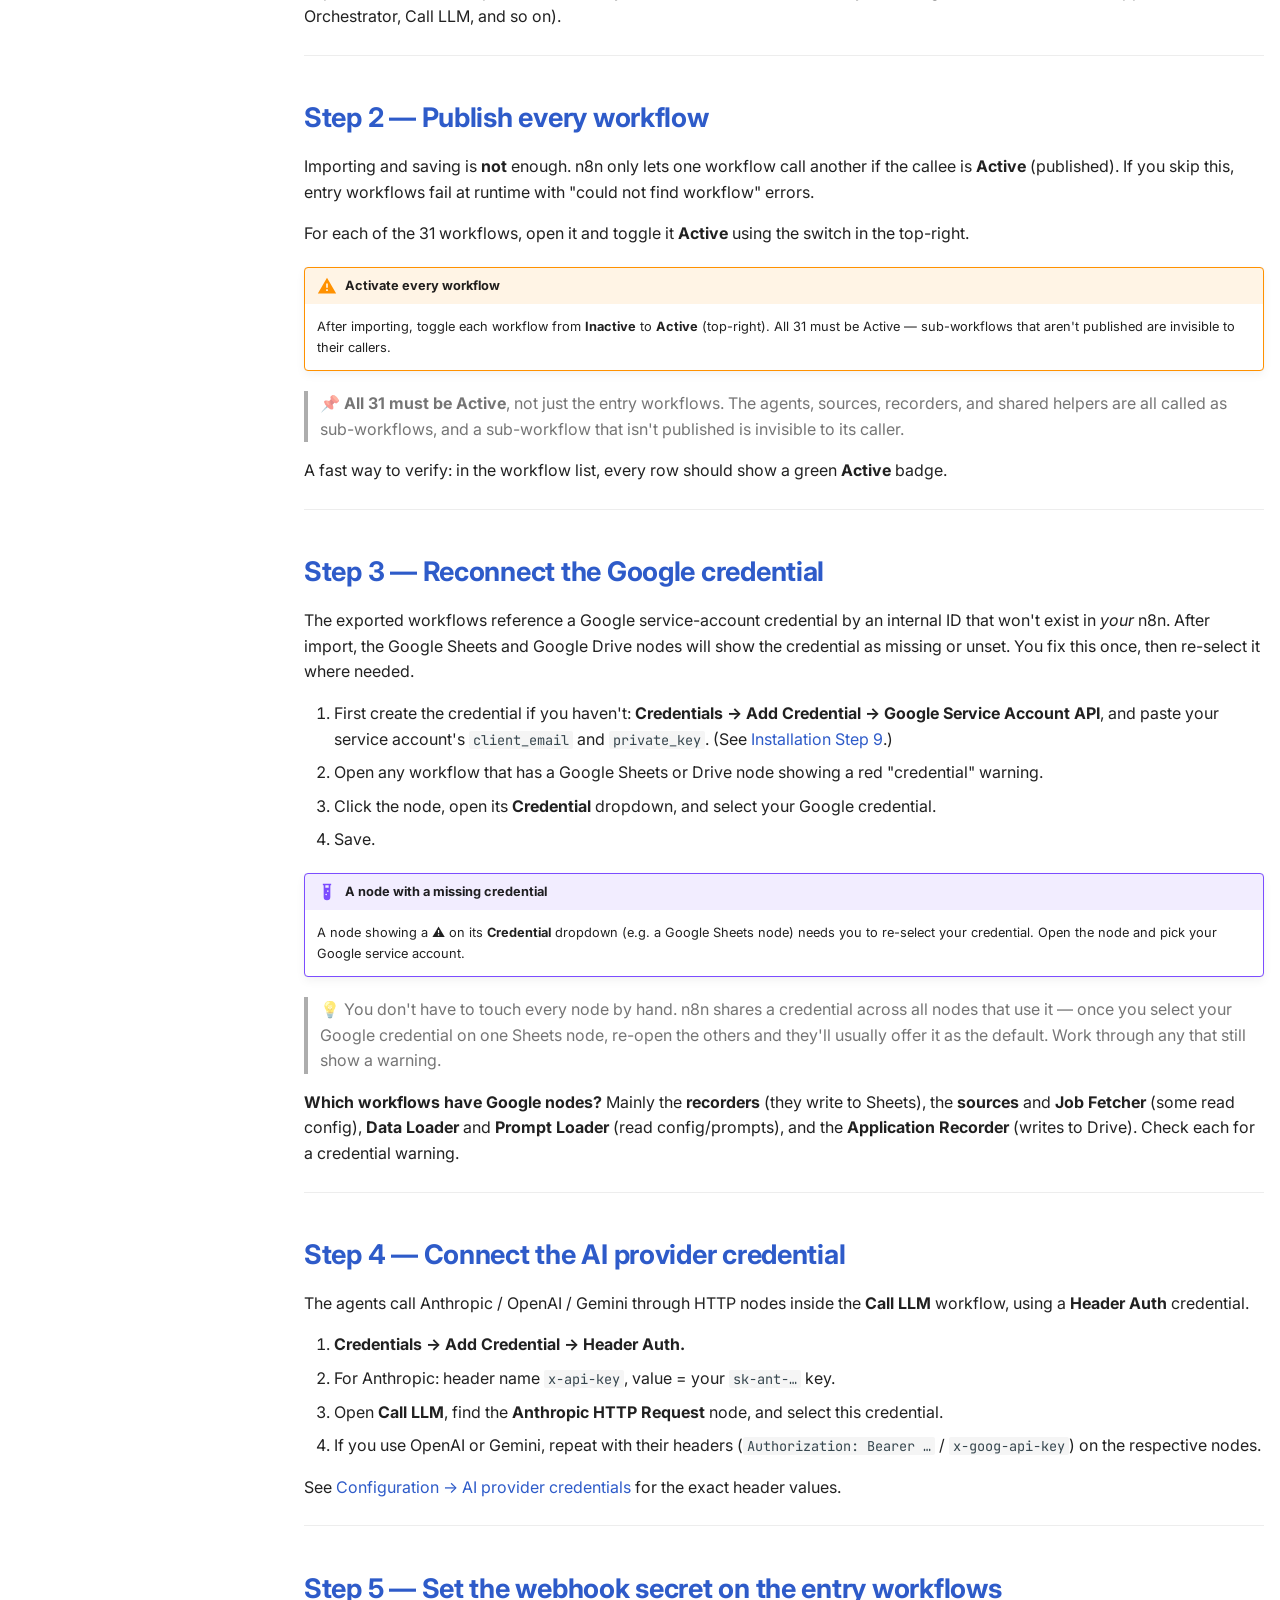
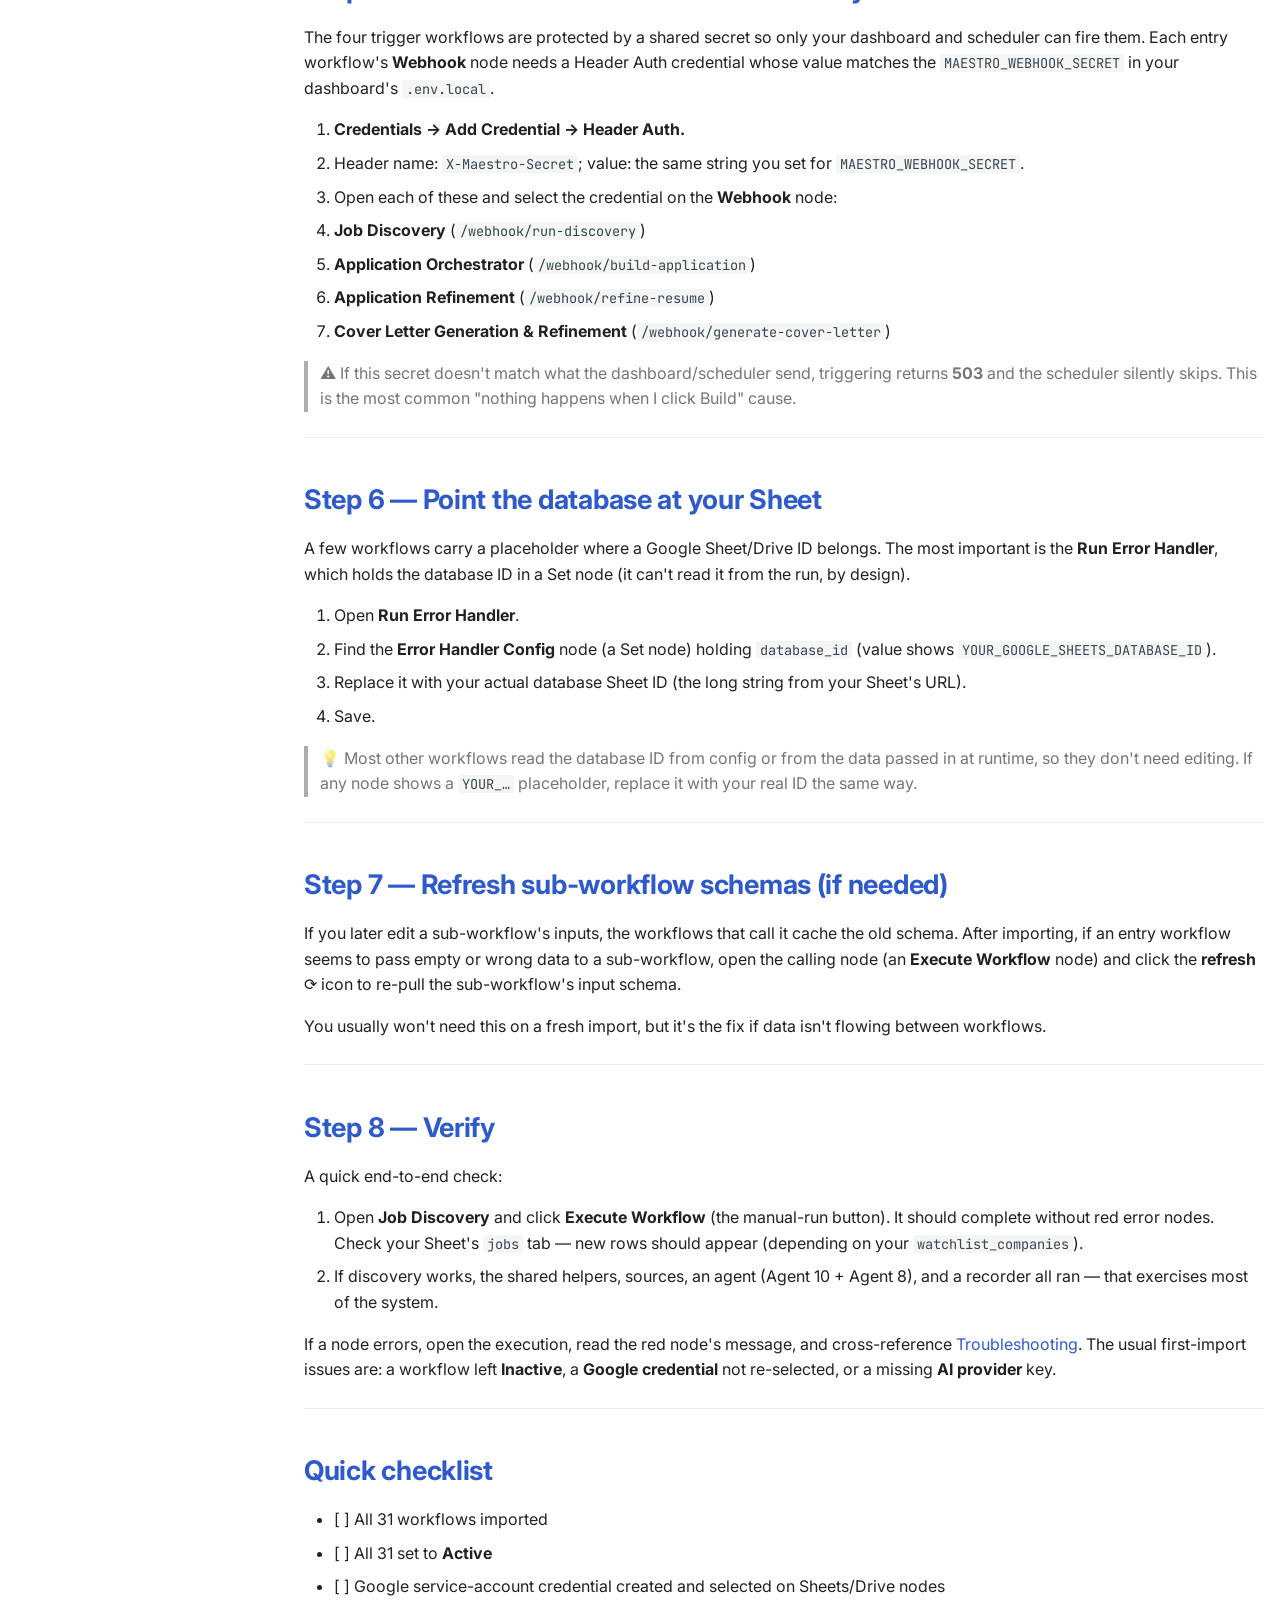
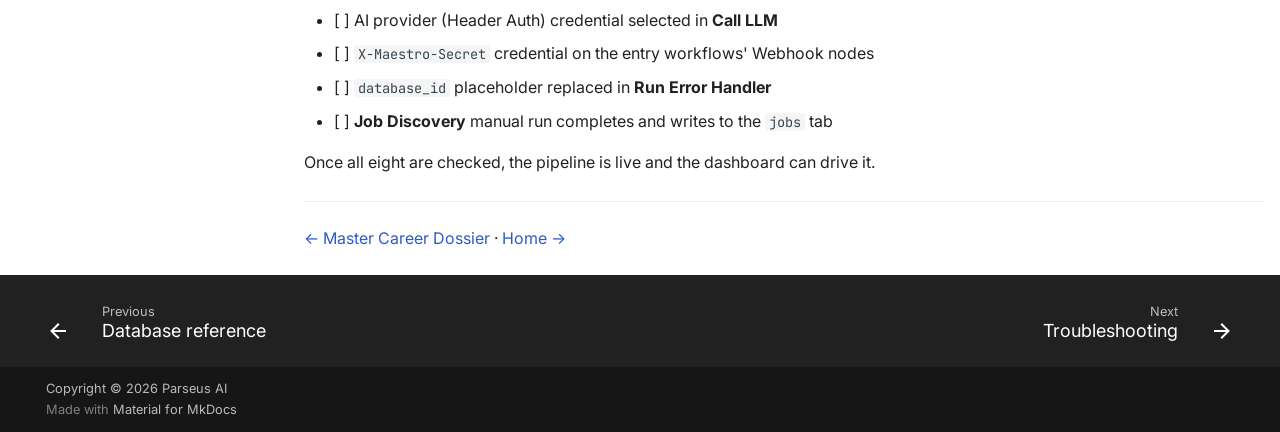
<file: site/11-importing-workflows/index.html>
<!doctype html>
<html lang="en" class="no-js">
  <head>
    
      <meta charset="utf-8">
      <meta name="viewport" content="width=device-width,initial-scale=1">
      
        <meta name="description" content="An open-source, AI-powered job-search automation system.">
      
      
      
        <link rel="canonical" href="https://parseus-ai-inc.github.io/maestro-ai-backend/11-importing-workflows/">
      
      
        <link rel="prev" href="../06-database-reference/">
      
      
        <link rel="next" href="../07-troubleshooting/">
      
      
        
      
      
      <link rel="icon" href="../assets/images/favicon.png">
      <meta name="generator" content="mkdocs-1.6.1, mkdocs-material-9.7.6">
    
    
      
        <title>Importing workflows - Maestro AI</title>
      
    
    
      <link rel="stylesheet" href="../assets/stylesheets/main.484c7ddc.min.css">
      
        
        <link rel="stylesheet" href="../assets/stylesheets/palette.ab4e12ef.min.css">
      
      


    
    
      
    
    
      
        
        
        <link rel="preconnect" href="https://fonts.gstatic.com" crossorigin>
        <link rel="stylesheet" href="https://fonts.googleapis.com/css?family=Inter:300,300i,400,400i,700,700i%7CJetBrains+Mono:400,400i,700,700i&display=fallback">
        <style>:root{--md-text-font:"Inter";--md-code-font:"JetBrains Mono"}</style>
      
    
    
      <link rel="stylesheet" href="../stylesheets/parseus.css">
    
    <script>__md_scope=new URL("..",location),__md_hash=e=>[...e].reduce(((e,_)=>(e<<5)-e+_.charCodeAt(0)),0),__md_get=(e,_=localStorage,t=__md_scope)=>JSON.parse(_.getItem(t.pathname+"."+e)),__md_set=(e,_,t=localStorage,a=__md_scope)=>{try{t.setItem(a.pathname+"."+e,JSON.stringify(_))}catch(e){}}</script>
    
      

    
    
  </head>
  
  
    
    
      
    
    
    
    
    <body dir="ltr" data-md-color-scheme="default" data-md-color-primary="custom" data-md-color-accent="custom">
  
    
    <input class="md-toggle" data-md-toggle="drawer" type="checkbox" id="__drawer" autocomplete="off">
    <input class="md-toggle" data-md-toggle="search" type="checkbox" id="__search" autocomplete="off">
    <label class="md-overlay" for="__drawer"></label>
    <div data-md-component="skip">
      
        
        <a href="#11-importing-the-workflows-into-n8n" class="md-skip">
          Skip to content
        </a>
      
    </div>
    <div data-md-component="announce">
      
    </div>
    
    
      

  

<header class="md-header md-header--shadow" data-md-component="header">
  <nav class="md-header__inner md-grid" aria-label="Header">
    <a href=".." title="Maestro AI" class="md-header__button md-logo" aria-label="Maestro AI" data-md-component="logo">
      
  
  <svg xmlns="http://www.w3.org/2000/svg" viewBox="0 0 24 24"><path d="M12 8a3 3 0 0 0 3-3 3 3 0 0 0-3-3 3 3 0 0 0-3 3 3 3 0 0 0 3 3m0 3.54C9.64 9.35 6.5 8 3 8v11c3.5 0 6.64 1.35 9 3.54 2.36-2.19 5.5-3.54 9-3.54V8c-3.5 0-6.64 1.35-9 3.54"/></svg>

    </a>
    <label class="md-header__button md-icon" for="__drawer">
      
      <svg xmlns="http://www.w3.org/2000/svg" viewBox="0 0 24 24"><path d="M3 6h18v2H3zm0 5h18v2H3zm0 5h18v2H3z"/></svg>
    </label>
    <div class="md-header__title" data-md-component="header-title">
      <div class="md-header__ellipsis">
        <div class="md-header__topic">
          <span class="md-ellipsis">
            Maestro AI
          </span>
        </div>
        <div class="md-header__topic" data-md-component="header-topic">
          <span class="md-ellipsis">
            
              Importing workflows
            
          </span>
        </div>
      </div>
    </div>
    
      
        <form class="md-header__option" data-md-component="palette">
  
    
    
    
    <input class="md-option" data-md-color-media="(prefers-color-scheme: light)" data-md-color-scheme="default" data-md-color-primary="custom" data-md-color-accent="custom"  aria-label="Switch to dark mode"  type="radio" name="__palette" id="__palette_0">
    
      <label class="md-header__button md-icon" title="Switch to dark mode" for="__palette_1" hidden>
        <svg xmlns="http://www.w3.org/2000/svg" viewBox="0 0 24 24"><path d="m17.75 4.09-2.53 1.94.91 3.06-2.63-1.81-2.63 1.81.91-3.06-2.53-1.94L12.44 4l1.06-3 1.06 3zm3.5 6.91-1.64 1.25.59 1.98-1.7-1.17-1.7 1.17.59-1.98L15.75 11l2.06-.05L18.5 9l.69 1.95zm-2.28 4.95c.83-.08 1.72 1.1 1.19 1.85-.32.45-.66.87-1.08 1.27C15.17 23 8.84 23 4.94 19.07c-3.91-3.9-3.91-10.24 0-14.14.4-.4.82-.76 1.27-1.08.75-.53 1.93.36 1.85 1.19-.27 2.86.69 5.83 2.89 8.02a9.96 9.96 0 0 0 8.02 2.89m-1.64 2.02a12.08 12.08 0 0 1-7.8-3.47c-2.17-2.19-3.33-5-3.49-7.82-2.81 3.14-2.7 7.96.31 10.98 3.02 3.01 7.84 3.12 10.98.31"/></svg>
      </label>
    
  
    
    
    
    <input class="md-option" data-md-color-media="(prefers-color-scheme: dark)" data-md-color-scheme="slate" data-md-color-primary="custom" data-md-color-accent="custom"  aria-label="Switch to light mode"  type="radio" name="__palette" id="__palette_1">
    
      <label class="md-header__button md-icon" title="Switch to light mode" for="__palette_0" hidden>
        <svg xmlns="http://www.w3.org/2000/svg" viewBox="0 0 24 24"><path d="M12 7a5 5 0 0 1 5 5 5 5 0 0 1-5 5 5 5 0 0 1-5-5 5 5 0 0 1 5-5m0 2a3 3 0 0 0-3 3 3 3 0 0 0 3 3 3 3 0 0 0 3-3 3 3 0 0 0-3-3m0-7 2.39 3.42C13.65 5.15 12.84 5 12 5s-1.65.15-2.39.42zM3.34 7l4.16-.35A7.2 7.2 0 0 0 5.94 8.5c-.44.74-.69 1.5-.83 2.29zm.02 10 1.76-3.77a7.131 7.131 0 0 0 2.38 4.14zM20.65 7l-1.77 3.79a7.02 7.02 0 0 0-2.38-4.15zm-.01 10-4.14.36c.59-.51 1.12-1.14 1.54-1.86.42-.73.69-1.5.83-2.29zM12 22l-2.41-3.44c.74.27 1.55.44 2.41.44.82 0 1.63-.17 2.37-.44z"/></svg>
      </label>
    
  
</form>
      
    
    
      <script>var palette=__md_get("__palette");if(palette&&palette.color){if("(prefers-color-scheme)"===palette.color.media){var media=matchMedia("(prefers-color-scheme: light)"),input=document.querySelector(media.matches?"[data-md-color-media='(prefers-color-scheme: light)']":"[data-md-color-media='(prefers-color-scheme: dark)']");palette.color.media=input.getAttribute("data-md-color-media"),palette.color.scheme=input.getAttribute("data-md-color-scheme"),palette.color.primary=input.getAttribute("data-md-color-primary"),palette.color.accent=input.getAttribute("data-md-color-accent")}for(var[key,value]of Object.entries(palette.color))document.body.setAttribute("data-md-color-"+key,value)}</script>
    
    
    
      
      
        <label class="md-header__button md-icon" for="__search">
          
          <svg xmlns="http://www.w3.org/2000/svg" viewBox="0 0 24 24"><path d="M9.5 3A6.5 6.5 0 0 1 16 9.5c0 1.61-.59 3.09-1.56 4.23l.27.27h.79l5 5-1.5 1.5-5-5v-.79l-.27-.27A6.52 6.52 0 0 1 9.5 16 6.5 6.5 0 0 1 3 9.5 6.5 6.5 0 0 1 9.5 3m0 2C7 5 5 7 5 9.5S7 14 9.5 14 14 12 14 9.5 12 5 9.5 5"/></svg>
        </label>
        <div class="md-search" data-md-component="search" role="dialog">
  <label class="md-search__overlay" for="__search"></label>
  <div class="md-search__inner" role="search">
    <form class="md-search__form" name="search">
      <input type="text" class="md-search__input" name="query" aria-label="Search" placeholder="Search" autocapitalize="off" autocorrect="off" autocomplete="off" spellcheck="false" data-md-component="search-query" required>
      <label class="md-search__icon md-icon" for="__search">
        
        <svg xmlns="http://www.w3.org/2000/svg" viewBox="0 0 24 24"><path d="M9.5 3A6.5 6.5 0 0 1 16 9.5c0 1.61-.59 3.09-1.56 4.23l.27.27h.79l5 5-1.5 1.5-5-5v-.79l-.27-.27A6.52 6.52 0 0 1 9.5 16 6.5 6.5 0 0 1 3 9.5 6.5 6.5 0 0 1 9.5 3m0 2C7 5 5 7 5 9.5S7 14 9.5 14 14 12 14 9.5 12 5 9.5 5"/></svg>
        
        <svg xmlns="http://www.w3.org/2000/svg" viewBox="0 0 24 24"><path d="M20 11v2H8l5.5 5.5-1.42 1.42L4.16 12l7.92-7.92L13.5 5.5 8 11z"/></svg>
      </label>
      <nav class="md-search__options" aria-label="Search">
        
        <button type="reset" class="md-search__icon md-icon" title="Clear" aria-label="Clear" tabindex="-1">
          
          <svg xmlns="http://www.w3.org/2000/svg" viewBox="0 0 24 24"><path d="M19 6.41 17.59 5 12 10.59 6.41 5 5 6.41 10.59 12 5 17.59 6.41 19 12 13.41 17.59 19 19 17.59 13.41 12z"/></svg>
        </button>
      </nav>
      
        <div class="md-search__suggest" data-md-component="search-suggest"></div>
      
    </form>
    <div class="md-search__output">
      <div class="md-search__scrollwrap" tabindex="0" data-md-scrollfix>
        <div class="md-search-result" data-md-component="search-result">
          <div class="md-search-result__meta">
            Initializing search
          </div>
          <ol class="md-search-result__list" role="presentation"></ol>
        </div>
      </div>
    </div>
  </div>
</div>
      
    
    
      <div class="md-header__source">
        <a href="https://github.com/parseus-ai-inc/maestro-ai-backend" title="Go to repository" class="md-source" data-md-component="source">
  <div class="md-source__icon md-icon">
    
    <svg xmlns="http://www.w3.org/2000/svg" viewBox="0 0 512 512"><!--! Font Awesome Free 7.1.0 by @fontawesome - https://fontawesome.com License - https://fontawesome.com/license/free (Icons: CC BY 4.0, Fonts: SIL OFL 1.1, Code: MIT License) Copyright 2025 Fonticons, Inc.--><path d="M173.9 397.4c0 2-2.3 3.6-5.2 3.6-3.3.3-5.6-1.3-5.6-3.6 0-2 2.3-3.6 5.2-3.6 3-.3 5.6 1.3 5.6 3.6m-31.1-4.5c-.7 2 1.3 4.3 4.3 4.9 2.6 1 5.6 0 6.2-2s-1.3-4.3-4.3-5.2c-2.6-.7-5.5.3-6.2 2.3m44.2-1.7c-2.9.7-4.9 2.6-4.6 4.9.3 2 2.9 3.3 5.9 2.6 2.9-.7 4.9-2.6 4.6-4.6-.3-1.9-3-3.2-5.9-2.9M252.8 8C114.1 8 8 113.3 8 252c0 110.9 69.8 205.8 169.5 239.2 12.8 2.3 17.3-5.6 17.3-12.1 0-6.2-.3-40.4-.3-61.4 0 0-70 15-84.7-29.8 0 0-11.4-29.1-27.8-36.6 0 0-22.9-15.7 1.6-15.4 0 0 24.9 2 38.6 25.8 21.9 38.6 58.6 27.5 72.9 20.9 2.3-16 8.8-27.1 16-33.7-55.9-6.2-112.3-14.3-112.3-110.5 0-27.5 7.6-41.3 23.6-58.9-2.6-6.5-11.1-33.3 2.6-67.9 20.9-6.5 69 27 69 27 20-5.6 41.5-8.5 62.8-8.5s42.8 2.9 62.8 8.5c0 0 48.1-33.6 69-27 13.7 34.7 5.2 61.4 2.6 67.9 16 17.7 25.8 31.5 25.8 58.9 0 96.5-58.9 104.2-114.8 110.5 9.2 7.9 17 22.9 17 46.4 0 33.7-.3 75.4-.3 83.6 0 6.5 4.6 14.4 17.3 12.1C436.2 457.8 504 362.9 504 252 504 113.3 391.5 8 252.8 8M105.2 352.9c-1.3 1-1 3.3.7 5.2 1.6 1.6 3.9 2.3 5.2 1 1.3-1 1-3.3-.7-5.2-1.6-1.6-3.9-2.3-5.2-1m-10.8-8.1c-.7 1.3.3 2.9 2.3 3.9 1.6 1 3.6.7 4.3-.7.7-1.3-.3-2.9-2.3-3.9-2-.6-3.6-.3-4.3.7m32.4 35.6c-1.6 1.3-1 4.3 1.3 6.2 2.3 2.3 5.2 2.6 6.5 1 1.3-1.3.7-4.3-1.3-6.2-2.2-2.3-5.2-2.6-6.5-1m-11.4-14.7c-1.6 1-1.6 3.6 0 5.9s4.3 3.3 5.6 2.3c1.6-1.3 1.6-3.9 0-6.2-1.4-2.3-4-3.3-5.6-2"/></svg>
  </div>
  <div class="md-source__repository">
    parseus-ai-inc/maestro-ai-backend
  </div>
</a>
      </div>
    
  </nav>
  
</header>
    
    <div class="md-container" data-md-component="container">
      
      
        
          
        
      
      <main class="md-main" data-md-component="main">
        <div class="md-main__inner md-grid">
          
            
              
              <div class="md-sidebar md-sidebar--primary" data-md-component="sidebar" data-md-type="navigation" >
                <div class="md-sidebar__scrollwrap">
                  <div class="md-sidebar__inner">
                    



  

<nav class="md-nav md-nav--primary md-nav--integrated" aria-label="Navigation" data-md-level="0">
  <label class="md-nav__title" for="__drawer">
    <a href=".." title="Maestro AI" class="md-nav__button md-logo" aria-label="Maestro AI" data-md-component="logo">
      
  
  <svg xmlns="http://www.w3.org/2000/svg" viewBox="0 0 24 24"><path d="M12 8a3 3 0 0 0 3-3 3 3 0 0 0-3-3 3 3 0 0 0-3 3 3 3 0 0 0 3 3m0 3.54C9.64 9.35 6.5 8 3 8v11c3.5 0 6.64 1.35 9 3.54 2.36-2.19 5.5-3.54 9-3.54V8c-3.5 0-6.64 1.35-9 3.54"/></svg>

    </a>
    Maestro AI
  </label>
  
    <div class="md-nav__source">
      <a href="https://github.com/parseus-ai-inc/maestro-ai-backend" title="Go to repository" class="md-source" data-md-component="source">
  <div class="md-source__icon md-icon">
    
    <svg xmlns="http://www.w3.org/2000/svg" viewBox="0 0 512 512"><!--! Font Awesome Free 7.1.0 by @fontawesome - https://fontawesome.com License - https://fontawesome.com/license/free (Icons: CC BY 4.0, Fonts: SIL OFL 1.1, Code: MIT License) Copyright 2025 Fonticons, Inc.--><path d="M173.9 397.4c0 2-2.3 3.6-5.2 3.6-3.3.3-5.6-1.3-5.6-3.6 0-2 2.3-3.6 5.2-3.6 3-.3 5.6 1.3 5.6 3.6m-31.1-4.5c-.7 2 1.3 4.3 4.3 4.9 2.6 1 5.6 0 6.2-2s-1.3-4.3-4.3-5.2c-2.6-.7-5.5.3-6.2 2.3m44.2-1.7c-2.9.7-4.9 2.6-4.6 4.9.3 2 2.9 3.3 5.9 2.6 2.9-.7 4.9-2.6 4.6-4.6-.3-1.9-3-3.2-5.9-2.9M252.8 8C114.1 8 8 113.3 8 252c0 110.9 69.8 205.8 169.5 239.2 12.8 2.3 17.3-5.6 17.3-12.1 0-6.2-.3-40.4-.3-61.4 0 0-70 15-84.7-29.8 0 0-11.4-29.1-27.8-36.6 0 0-22.9-15.7 1.6-15.4 0 0 24.9 2 38.6 25.8 21.9 38.6 58.6 27.5 72.9 20.9 2.3-16 8.8-27.1 16-33.7-55.9-6.2-112.3-14.3-112.3-110.5 0-27.5 7.6-41.3 23.6-58.9-2.6-6.5-11.1-33.3 2.6-67.9 20.9-6.5 69 27 69 27 20-5.6 41.5-8.5 62.8-8.5s42.8 2.9 62.8 8.5c0 0 48.1-33.6 69-27 13.7 34.7 5.2 61.4 2.6 67.9 16 17.7 25.8 31.5 25.8 58.9 0 96.5-58.9 104.2-114.8 110.5 9.2 7.9 17 22.9 17 46.4 0 33.7-.3 75.4-.3 83.6 0 6.5 4.6 14.4 17.3 12.1C436.2 457.8 504 362.9 504 252 504 113.3 391.5 8 252.8 8M105.2 352.9c-1.3 1-1 3.3.7 5.2 1.6 1.6 3.9 2.3 5.2 1 1.3-1 1-3.3-.7-5.2-1.6-1.6-3.9-2.3-5.2-1m-10.8-8.1c-.7 1.3.3 2.9 2.3 3.9 1.6 1 3.6.7 4.3-.7.7-1.3-.3-2.9-2.3-3.9-2-.6-3.6-.3-4.3.7m32.4 35.6c-1.6 1.3-1 4.3 1.3 6.2 2.3 2.3 5.2 2.6 6.5 1 1.3-1.3.7-4.3-1.3-6.2-2.2-2.3-5.2-2.6-6.5-1m-11.4-14.7c-1.6 1-1.6 3.6 0 5.9s4.3 3.3 5.6 2.3c1.6-1.3 1.6-3.9 0-6.2-1.4-2.3-4-3.3-5.6-2"/></svg>
  </div>
  <div class="md-source__repository">
    parseus-ai-inc/maestro-ai-backend
  </div>
</a>
    </div>
  
  <ul class="md-nav__list" data-md-scrollfix>
    
      
      
  
  
  
  
    <li class="md-nav__item">
      <a href=".." class="md-nav__link">
        
  
  
  <span class="md-ellipsis">
    
  
    Home
  

    
  </span>
  
  

      </a>
    </li>
  

    
      
      
  
  
  
  
    <li class="md-nav__item">
      <a href="../why-maestro/" class="md-nav__link">
        
  
  
  <span class="md-ellipsis">
    
  
    Why Maestro?
  

    
  </span>
  
  

      </a>
    </li>
  

    
      
      
  
  
  
  
    
    
    
    
      
        
        
      
    
    
    <li class="md-nav__item md-nav__item--section md-nav__item--nested">
      
        
        
        <input class="md-nav__toggle md-toggle " type="checkbox" id="__nav_3" >
        
          
          <label class="md-nav__link" for="__nav_3" id="__nav_3_label" tabindex="">
            
  
  
  <span class="md-ellipsis">
    
  
    Getting started
  

    
  </span>
  
  

            <span class="md-nav__icon md-icon"></span>
          </label>
        
        <nav class="md-nav" data-md-level="1" aria-labelledby="__nav_3_label" aria-expanded="false">
          <label class="md-nav__title" for="__nav_3">
            <span class="md-nav__icon md-icon"></span>
            
  
    Getting started
  

          </label>
          <ul class="md-nav__list" data-md-scrollfix>
            
              
                
  
  
  
  
    <li class="md-nav__item">
      <a href="../01-overview/" class="md-nav__link">
        
  
  
  <span class="md-ellipsis">
    
  
    Overview
  

    
  </span>
  
  

      </a>
    </li>
  

              
            
              
                
  
  
  
  
    <li class="md-nav__item">
      <a href="../02-installation/" class="md-nav__link">
        
  
  
  <span class="md-ellipsis">
    
  
    Installation
  

    
  </span>
  
  

      </a>
    </li>
  

              
            
              
                
  
  
  
  
    <li class="md-nav__item">
      <a href="../03-configuration/" class="md-nav__link">
        
  
  
  <span class="md-ellipsis">
    
  
    Configuration
  

    
  </span>
  
  

      </a>
    </li>
  

              
            
              
                
  
  
  
  
    <li class="md-nav__item">
      <a href="../04-running/" class="md-nav__link">
        
  
  
  <span class="md-ellipsis">
    
  
    Running the system
  

    
  </span>
  
  

      </a>
    </li>
  

              
            
          </ul>
        </nav>
      
    </li>
  

    
      
      
  
  
    
  
  
  
    
    
    
    
      
        
        
      
    
    
    <li class="md-nav__item md-nav__item--active md-nav__item--section md-nav__item--nested">
      
        
        
        <input class="md-nav__toggle md-toggle " type="checkbox" id="__nav_4" checked>
        
          
          <label class="md-nav__link" for="__nav_4" id="__nav_4_label" tabindex="">
            
  
  
  <span class="md-ellipsis">
    
  
    Reference
  

    
  </span>
  
  

            <span class="md-nav__icon md-icon"></span>
          </label>
        
        <nav class="md-nav" data-md-level="1" aria-labelledby="__nav_4_label" aria-expanded="true">
          <label class="md-nav__title" for="__nav_4">
            <span class="md-nav__icon md-icon"></span>
            
  
    Reference
  

          </label>
          <ul class="md-nav__list" data-md-scrollfix>
            
              
                
  
  
  
  
    <li class="md-nav__item">
      <a href="../05-architecture/" class="md-nav__link">
        
  
  
  <span class="md-ellipsis">
    
  
    Architecture
  

    
  </span>
  
  

      </a>
    </li>
  

              
            
              
                
  
  
  
  
    <li class="md-nav__item">
      <a href="../06-database-reference/" class="md-nav__link">
        
  
  
  <span class="md-ellipsis">
    
  
    Database reference
  

    
  </span>
  
  

      </a>
    </li>
  

              
            
              
                
  
  
    
  
  
  
    <li class="md-nav__item md-nav__item--active">
      
      <input class="md-nav__toggle md-toggle" type="checkbox" id="__toc">
      
      
        
      
      
        <label class="md-nav__link md-nav__link--active" for="__toc">
          
  
  
  <span class="md-ellipsis">
    
  
    Importing workflows
  

    
  </span>
  
  

          <span class="md-nav__icon md-icon"></span>
        </label>
      
      <a href="./" class="md-nav__link md-nav__link--active">
        
  
  
  <span class="md-ellipsis">
    
  
    Importing workflows
  

    
  </span>
  
  

      </a>
      
        

<nav class="md-nav md-nav--secondary" aria-label="Table of contents">
  
  
  
    
  
  
    <label class="md-nav__title" for="__toc">
      <span class="md-nav__icon md-icon"></span>
      Table of contents
    </label>
    <ul class="md-nav__list" data-md-component="toc" data-md-scrollfix>
      
        <li class="md-nav__item">
  <a href="#what-youre-importing" class="md-nav__link">
    <span class="md-ellipsis">
      
        What you're importing
      
    </span>
  </a>
  
</li>
      
        <li class="md-nav__item">
  <a href="#before-you-start" class="md-nav__link">
    <span class="md-ellipsis">
      
        Before you start
      
    </span>
  </a>
  
</li>
      
        <li class="md-nav__item">
  <a href="#step-1-import-every-workflow" class="md-nav__link">
    <span class="md-ellipsis">
      
        Step 1 — Import every workflow
      
    </span>
  </a>
  
</li>
      
        <li class="md-nav__item">
  <a href="#step-2-publish-every-workflow" class="md-nav__link">
    <span class="md-ellipsis">
      
        Step 2 — Publish every workflow
      
    </span>
  </a>
  
</li>
      
        <li class="md-nav__item">
  <a href="#step-3-reconnect-the-google-credential" class="md-nav__link">
    <span class="md-ellipsis">
      
        Step 3 — Reconnect the Google credential
      
    </span>
  </a>
  
</li>
      
        <li class="md-nav__item">
  <a href="#step-4-connect-the-ai-provider-credential" class="md-nav__link">
    <span class="md-ellipsis">
      
        Step 4 — Connect the AI provider credential
      
    </span>
  </a>
  
</li>
      
        <li class="md-nav__item">
  <a href="#step-5-set-the-webhook-secret-on-the-entry-workflows" class="md-nav__link">
    <span class="md-ellipsis">
      
        Step 5 — Set the webhook secret on the entry workflows
      
    </span>
  </a>
  
</li>
      
        <li class="md-nav__item">
  <a href="#step-6-point-the-database-at-your-sheet" class="md-nav__link">
    <span class="md-ellipsis">
      
        Step 6 — Point the database at your Sheet
      
    </span>
  </a>
  
</li>
      
        <li class="md-nav__item">
  <a href="#step-7-refresh-sub-workflow-schemas-if-needed" class="md-nav__link">
    <span class="md-ellipsis">
      
        Step 7 — Refresh sub-workflow schemas (if needed)
      
    </span>
  </a>
  
</li>
      
        <li class="md-nav__item">
  <a href="#step-8-verify" class="md-nav__link">
    <span class="md-ellipsis">
      
        Step 8 — Verify
      
    </span>
  </a>
  
</li>
      
        <li class="md-nav__item">
  <a href="#quick-checklist" class="md-nav__link">
    <span class="md-ellipsis">
      
        Quick checklist
      
    </span>
  </a>
  
</li>
      
    </ul>
  
</nav>
      
    </li>
  

              
            
              
                
  
  
  
  
    <li class="md-nav__item">
      <a href="../07-troubleshooting/" class="md-nav__link">
        
  
  
  <span class="md-ellipsis">
    
  
    Troubleshooting
  

    
  </span>
  
  

      </a>
    </li>
  

              
            
              
                
  
  
  
  
    <li class="md-nav__item">
      <a href="../08-faq-glossary/" class="md-nav__link">
        
  
  
  <span class="md-ellipsis">
    
  
    FAQ & glossary
  

    
  </span>
  
  

      </a>
    </li>
  

              
            
          </ul>
        </nav>
      
    </li>
  

    
      
      
  
  
  
  
    
    
    
    
      
        
        
      
    
    
    <li class="md-nav__item md-nav__item--section md-nav__item--nested">
      
        
        
        <input class="md-nav__toggle md-toggle " type="checkbox" id="__nav_5" >
        
          
          <label class="md-nav__link" for="__nav_5" id="__nav_5_label" tabindex="">
            
  
  
  <span class="md-ellipsis">
    
  
    Customizing
  

    
  </span>
  
  

            <span class="md-nav__icon md-icon"></span>
          </label>
        
        <nav class="md-nav" data-md-level="1" aria-labelledby="__nav_5_label" aria-expanded="false">
          <label class="md-nav__title" for="__nav_5">
            <span class="md-nav__icon md-icon"></span>
            
  
    Customizing
  

          </label>
          <ul class="md-nav__list" data-md-scrollfix>
            
              
                
  
  
  
  
    <li class="md-nav__item">
      <a href="../09-prompting/" class="md-nav__link">
        
  
  
  <span class="md-ellipsis">
    
  
    Prompting & customizing
  

    
  </span>
  
  

      </a>
    </li>
  

              
            
              
                
  
  
  
  
    <li class="md-nav__item">
      <a href="../10-master-dossier/" class="md-nav__link">
        
  
  
  <span class="md-ellipsis">
    
  
    Master career dossier
  

    
  </span>
  
  

      </a>
    </li>
  

              
            
          </ul>
        </nav>
      
    </li>
  

    
  </ul>
</nav>
                  </div>
                </div>
              </div>
            
            
          
          
            <div class="md-content" data-md-component="content">
              
              <article class="md-content__inner md-typeset">
                
                  


  
  


<h1 id="11-importing-the-workflows-into-n8n">11. Importing the Workflows into n8n<a class="headerlink" href="#11-importing-the-workflows-into-n8n" title="Permanent link">&para;</a></h1>
<p><a href="../10-master-dossier/">← Master Career Dossier</a> · <a href="../">Home →</a></p>
<hr />
<p>This guide walks you through importing Maestro's 31 workflows into your own n8n instance. It assumes you've already started n8n (see <a href="../02-installation/#step-7-start-the-backend-n8n">Installation, Step 7</a>) and can open it at <strong>http://localhost:5678</strong>.</p>
<blockquote>
<p>⏱️ <strong>Time:</strong> 20–30 minutes. Most of it is the import clicks; the wiring at the end is quick.</p>
</blockquote>
<h2 id="what-youre-importing">What you're importing<a class="headerlink" href="#what-youre-importing" title="Permanent link">&para;</a></h2>
<p>The <code>workflows/</code> folder contains 31 workflows, organized into five subfolders by role:</p>
<div class="highlight"><pre><span></span><code><a id="__codelineno-0-1" name="__codelineno-0-1" href="#__codelineno-0-1"></a>workflows/
<a id="__codelineno-0-2" name="__codelineno-0-2" href="#__codelineno-0-2"></a>├── entry/        (4)  the pipelines you trigger — discovery, build, refine, cover letters
<a id="__codelineno-0-3" name="__codelineno-0-3" href="#__codelineno-0-3"></a>├── shared/       (5)  helpers every pipeline calls — Call LLM, Data Loader, etc.
<a id="__codelineno-0-4" name="__codelineno-0-4" href="#__codelineno-0-4"></a>├── agents/      (11)  the AI agents (Agent 1 … Agent 11)
<a id="__codelineno-0-5" name="__codelineno-0-5" href="#__codelineno-0-5"></a>├── sources/      (4)  job-board connectors — Greenhouse, Lever, Ashby, JSearch
<a id="__codelineno-0-6" name="__codelineno-0-6" href="#__codelineno-0-6"></a>└── recorders/    (7)  the workflows that save results to Google Sheets
</code></pre></div>
<p>These aren't independent — the <strong>entry</strong> workflows call the <strong>agents</strong>, <strong>sources</strong>, <strong>recorders</strong>, and <strong>shared</strong> helpers as sub-workflows. That dependency shapes the import order below.</p>
<h2 id="before-you-start">Before you start<a class="headerlink" href="#before-you-start" title="Permanent link">&para;</a></h2>
<p>You need n8n running and reachable at http://localhost:5678. If you haven't set up the database, Google credentials, or API keys yet, do <a href="../02-installation/">Installation Steps 3–9</a> first — the workflows will import without them, but they won't <em>run</em> until credentials are connected.</p>
<hr />
<h2 id="step-1-import-every-workflow">Step 1 — Import every workflow<a class="headerlink" href="#step-1-import-every-workflow" title="Permanent link">&para;</a></h2>
<p>n8n imports one file at a time. You'll repeat this for all 31 files. <strong>Import order matters</strong> because sub-workflows must exist before the workflows that reference them resolve cleanly. Import in this order:</p>
<ol>
<li><code>shared/</code> (5 files)</li>
<li><code>recorders/</code> (7 files)</li>
<li><code>agents/</code> (11 files)</li>
<li><code>sources/</code> (4 files)</li>
<li><code>entry/</code> (4 files) — <strong>last</strong>, since these call everything above</li>
</ol>
<blockquote>
<p>💡 If you import out of order, it's not fatal — references resolve by workflow once everything is present. But importing helpers first means fewer "missing workflow" warnings along the way.</p>
</blockquote>
<p>For <strong>each</strong> file:</p>
<ol>
<li>In n8n, click <strong>Overview</strong> (or <strong>Workflows</strong>) in the left sidebar.</li>
<li>Click the <strong>Create Workflow</strong> dropdown (top-right) → <strong>Import from File…</strong></li>
<li>Select the <code>.json</code> file from the <code>workflows/</code> subfolder.</li>
<li>The workflow opens. Click <strong>Save</strong> (top-right).</li>
</ol>
<div class="admonition example">
<p class="admonition-title">Import from File</p>
<p>In n8n, click <strong>Create workflow ▾ → Import from File…</strong> and select the <code>.json</code> file.</p>
</div>
<p>Repeat until all 31 are imported. After this, your workflow list shows all 31 by name (Agent 1 – Resume Builder, Application Orchestrator, Call LLM, and so on).</p>
<hr />
<h2 id="step-2-publish-every-workflow">Step 2 — Publish every workflow<a class="headerlink" href="#step-2-publish-every-workflow" title="Permanent link">&para;</a></h2>
<p>Importing and saving is <strong>not</strong> enough. n8n only lets one workflow call another if the callee is <strong>Active</strong> (published). If you skip this, entry workflows fail at runtime with "could not find workflow" errors.</p>
<p>For each of the 31 workflows, open it and toggle it <strong>Active</strong> using the switch in the top-right.</p>
<div class="admonition warning">
<p class="admonition-title">Activate every workflow</p>
<p>After importing, toggle each workflow from <strong>Inactive</strong> to <strong>Active</strong> (top-right). All 31 must be Active — sub-workflows that aren't published are invisible to their callers.</p>
</div>
<blockquote>
<p>📌 <strong>All 31 must be Active</strong>, not just the entry workflows. The agents, sources, recorders, and shared helpers are all called as sub-workflows, and a sub-workflow that isn't published is invisible to its caller.</p>
</blockquote>
<p>A fast way to verify: in the workflow list, every row should show a green <strong>Active</strong> badge.</p>
<hr />
<h2 id="step-3-reconnect-the-google-credential">Step 3 — Reconnect the Google credential<a class="headerlink" href="#step-3-reconnect-the-google-credential" title="Permanent link">&para;</a></h2>
<p>The exported workflows reference a Google service-account credential by an internal ID that won't exist in <em>your</em> n8n. After import, the Google Sheets and Google Drive nodes will show the credential as missing or unset. You fix this once, then re-select it where needed.</p>
<ol>
<li>First create the credential if you haven't: <strong>Credentials → Add Credential → Google Service Account API</strong>, and paste your service account's <code>client_email</code> and <code>private_key</code>. (See <a href="../02-installation/#step-9-connect-n8n-credentials">Installation Step 9</a>.)</li>
<li>Open any workflow that has a Google Sheets or Drive node showing a red "credential" warning.</li>
<li>Click the node, open its <strong>Credential</strong> dropdown, and select your Google credential.</li>
<li>Save.</li>
</ol>
<div class="admonition example">
<p class="admonition-title">A node with a missing credential</p>
<p>A node showing a ⚠ on its <strong>Credential</strong> dropdown (e.g. a Google Sheets node) needs you to re-select your credential. Open the node and pick your Google service account.</p>
</div>
<blockquote>
<p>💡 You don't have to touch every node by hand. n8n shares a credential across all nodes that use it — once you select your Google credential on one Sheets node, re-open the others and they'll usually offer it as the default. Work through any that still show a warning.</p>
</blockquote>
<p><strong>Which workflows have Google nodes?</strong> Mainly the <strong>recorders</strong> (they write to Sheets), the <strong>sources</strong> and <strong>Job Fetcher</strong> (some read config), <strong>Data Loader</strong> and <strong>Prompt Loader</strong> (read config/prompts), and the <strong>Application Recorder</strong> (writes to Drive). Check each for a credential warning.</p>
<hr />
<h2 id="step-4-connect-the-ai-provider-credential">Step 4 — Connect the AI provider credential<a class="headerlink" href="#step-4-connect-the-ai-provider-credential" title="Permanent link">&para;</a></h2>
<p>The agents call Anthropic / OpenAI / Gemini through HTTP nodes inside the <strong>Call LLM</strong> workflow, using a <strong>Header Auth</strong> credential.</p>
<ol>
<li><strong>Credentials → Add Credential → Header Auth.</strong></li>
<li>For Anthropic: header name <code>x-api-key</code>, value = your <code>sk-ant-…</code> key.</li>
<li>Open <strong>Call LLM</strong>, find the <strong>Anthropic HTTP Request</strong> node, and select this credential.</li>
<li>If you use OpenAI or Gemini, repeat with their headers (<code>Authorization: Bearer …</code> / <code>x-goog-api-key</code>) on the respective nodes.</li>
</ol>
<p>See <a href="../03-configuration/#ai-provider-credentials">Configuration → AI provider credentials</a> for the exact header values.</p>
<hr />
<h2 id="step-5-set-the-webhook-secret-on-the-entry-workflows">Step 5 — Set the webhook secret on the entry workflows<a class="headerlink" href="#step-5-set-the-webhook-secret-on-the-entry-workflows" title="Permanent link">&para;</a></h2>
<p>The four trigger workflows are protected by a shared secret so only your dashboard and scheduler can fire them. Each entry workflow's <strong>Webhook</strong> node needs a Header Auth credential whose value matches the <code>MAESTRO_WEBHOOK_SECRET</code> in your dashboard's <code>.env.local</code>.</p>
<ol>
<li><strong>Credentials → Add Credential → Header Auth.</strong></li>
<li>Header name: <code>X-Maestro-Secret</code>; value: the same string you set for <code>MAESTRO_WEBHOOK_SECRET</code>.</li>
<li>Open each of these and select the credential on the <strong>Webhook</strong> node:</li>
<li><strong>Job Discovery</strong> (<code>/webhook/run-discovery</code>)</li>
<li><strong>Application Orchestrator</strong> (<code>/webhook/build-application</code>)</li>
<li><strong>Application Refinement</strong> (<code>/webhook/refine-resume</code>)</li>
<li><strong>Cover Letter Generation &amp; Refinement</strong> (<code>/webhook/generate-cover-letter</code>)</li>
</ol>
<blockquote>
<p>⚠️ If this secret doesn't match what the dashboard/scheduler send, triggering returns <strong>503</strong> and the scheduler silently skips. This is the most common "nothing happens when I click Build" cause.</p>
</blockquote>
<hr />
<h2 id="step-6-point-the-database-at-your-sheet">Step 6 — Point the database at your Sheet<a class="headerlink" href="#step-6-point-the-database-at-your-sheet" title="Permanent link">&para;</a></h2>
<p>A few workflows carry a placeholder where a Google Sheet/Drive ID belongs. The most important is the <strong>Run Error Handler</strong>, which holds the database ID in a Set node (it can't read it from the run, by design).</p>
<ol>
<li>Open <strong>Run Error Handler</strong>.</li>
<li>Find the <strong>Error Handler Config</strong> node (a Set node) holding <code>database_id</code> (value shows <code>YOUR_GOOGLE_SHEETS_DATABASE_ID</code>).</li>
<li>Replace it with your actual database Sheet ID (the long string from your Sheet's URL).</li>
<li>Save.</li>
</ol>
<blockquote>
<p>💡 Most other workflows read the database ID from config or from the data passed in at runtime, so they don't need editing. If any node shows a <code>YOUR_…</code> placeholder, replace it with your real ID the same way.</p>
</blockquote>
<hr />
<h2 id="step-7-refresh-sub-workflow-schemas-if-needed">Step 7 — Refresh sub-workflow schemas (if needed)<a class="headerlink" href="#step-7-refresh-sub-workflow-schemas-if-needed" title="Permanent link">&para;</a></h2>
<p>If you later edit a sub-workflow's inputs, the workflows that call it cache the old schema. After importing, if an entry workflow seems to pass empty or wrong data to a sub-workflow, open the calling node (an <strong>Execute Workflow</strong> node) and click the <strong>refresh</strong> ⟳ icon to re-pull the sub-workflow's input schema.</p>
<p>You usually won't need this on a fresh import, but it's the fix if data isn't flowing between workflows.</p>
<hr />
<h2 id="step-8-verify">Step 8 — Verify<a class="headerlink" href="#step-8-verify" title="Permanent link">&para;</a></h2>
<p>A quick end-to-end check:</p>
<ol>
<li>Open <strong>Job Discovery</strong> and click <strong>Execute Workflow</strong> (the manual-run button). It should complete without red error nodes. Check your Sheet's <code>jobs</code> tab — new rows should appear (depending on your <code>watchlist_companies</code>).</li>
<li>If discovery works, the shared helpers, sources, an agent (Agent 10 + Agent 8), and a recorder all ran — that exercises most of the system.</li>
</ol>
<p>If a node errors, open the execution, read the red node's message, and cross-reference <a href="../07-troubleshooting/">Troubleshooting</a>. The usual first-import issues are: a workflow left <strong>Inactive</strong>, a <strong>Google credential</strong> not re-selected, or a missing <strong>AI provider</strong> key.</p>
<hr />
<h2 id="quick-checklist">Quick checklist<a class="headerlink" href="#quick-checklist" title="Permanent link">&para;</a></h2>
<ul>
<li>[ ] All 31 workflows imported</li>
<li>[ ] All 31 set to <strong>Active</strong></li>
<li>[ ] Google service-account credential created and selected on Sheets/Drive nodes</li>
<li>[ ] AI provider (Header Auth) credential selected in <strong>Call LLM</strong></li>
<li>[ ] <code>X-Maestro-Secret</code> credential on the entry workflows' Webhook nodes</li>
<li>[ ] <code>database_id</code> placeholder replaced in <strong>Run Error Handler</strong></li>
<li>[ ] <strong>Job Discovery</strong> manual run completes and writes to the <code>jobs</code> tab</li>
</ul>
<p>Once all eight are checked, the pipeline is live and the dashboard can drive it.</p>
<hr />
<p><a href="../10-master-dossier/">← Master Career Dossier</a> · <a href="../">Home →</a></p>












                
              </article>
            </div>
          
          
<script>var target=document.getElementById(location.hash.slice(1));target&&target.name&&(target.checked=target.name.startsWith("__tabbed_"))</script>
        </div>
        
          <button type="button" class="md-top md-icon" data-md-component="top" hidden>
  
  <svg xmlns="http://www.w3.org/2000/svg" viewBox="0 0 24 24"><path d="M13 20h-2V8l-5.5 5.5-1.42-1.42L12 4.16l7.92 7.92-1.42 1.42L13 8z"/></svg>
  Back to top
</button>
        
      </main>
      
        <footer class="md-footer">
  
    
      
      <nav class="md-footer__inner md-grid" aria-label="Footer" >
        
          
          <a href="../06-database-reference/" class="md-footer__link md-footer__link--prev" aria-label="Previous: Database reference">
            <div class="md-footer__button md-icon">
              
              <svg xmlns="http://www.w3.org/2000/svg" viewBox="0 0 24 24"><path d="M20 11v2H8l5.5 5.5-1.42 1.42L4.16 12l7.92-7.92L13.5 5.5 8 11z"/></svg>
            </div>
            <div class="md-footer__title">
              <span class="md-footer__direction">
                Previous
              </span>
              <div class="md-ellipsis">
                Database reference
              </div>
            </div>
          </a>
        
        
          
          <a href="../07-troubleshooting/" class="md-footer__link md-footer__link--next" aria-label="Next: Troubleshooting">
            <div class="md-footer__title">
              <span class="md-footer__direction">
                Next
              </span>
              <div class="md-ellipsis">
                Troubleshooting
              </div>
            </div>
            <div class="md-footer__button md-icon">
              
              <svg xmlns="http://www.w3.org/2000/svg" viewBox="0 0 24 24"><path d="M4 11v2h12l-5.5 5.5 1.42 1.42L19.84 12l-7.92-7.92L10.5 5.5 16 11z"/></svg>
            </div>
          </a>
        
      </nav>
    
  
  <div class="md-footer-meta md-typeset">
    <div class="md-footer-meta__inner md-grid">
      <div class="md-copyright">
  
    <div class="md-copyright__highlight">
      Copyright &copy; 2026 Parseus AI
    </div>
  
  
    Made with
    <a href="https://squidfunk.github.io/mkdocs-material/" target="_blank" rel="noopener">
      Material for MkDocs
    </a>
  
</div>
      
    </div>
  </div>
</footer>
      
    </div>
    <div class="md-dialog" data-md-component="dialog">
      <div class="md-dialog__inner md-typeset"></div>
    </div>
    
    
    
      
      
      <script id="__config" type="application/json">{"annotate": null, "base": "..", "features": ["navigation.tracking", "navigation.sections", "navigation.top", "navigation.footer", "search.suggest", "search.highlight", "content.code.copy", "toc.follow", "toc.integrate"], "search": "../assets/javascripts/workers/search.2c215733.min.js", "tags": null, "translations": {"clipboard.copied": "Copied to clipboard", "clipboard.copy": "Copy to clipboard", "search.result.more.one": "1 more on this page", "search.result.more.other": "# more on this page", "search.result.none": "No matching documents", "search.result.one": "1 matching document", "search.result.other": "# matching documents", "search.result.placeholder": "Type to start searching", "search.result.term.missing": "Missing", "select.version": "Select version"}, "version": null}</script>
    
    
      <script src="../assets/javascripts/bundle.79ae519e.min.js"></script>
      
    
  </body>
</html>
</file>
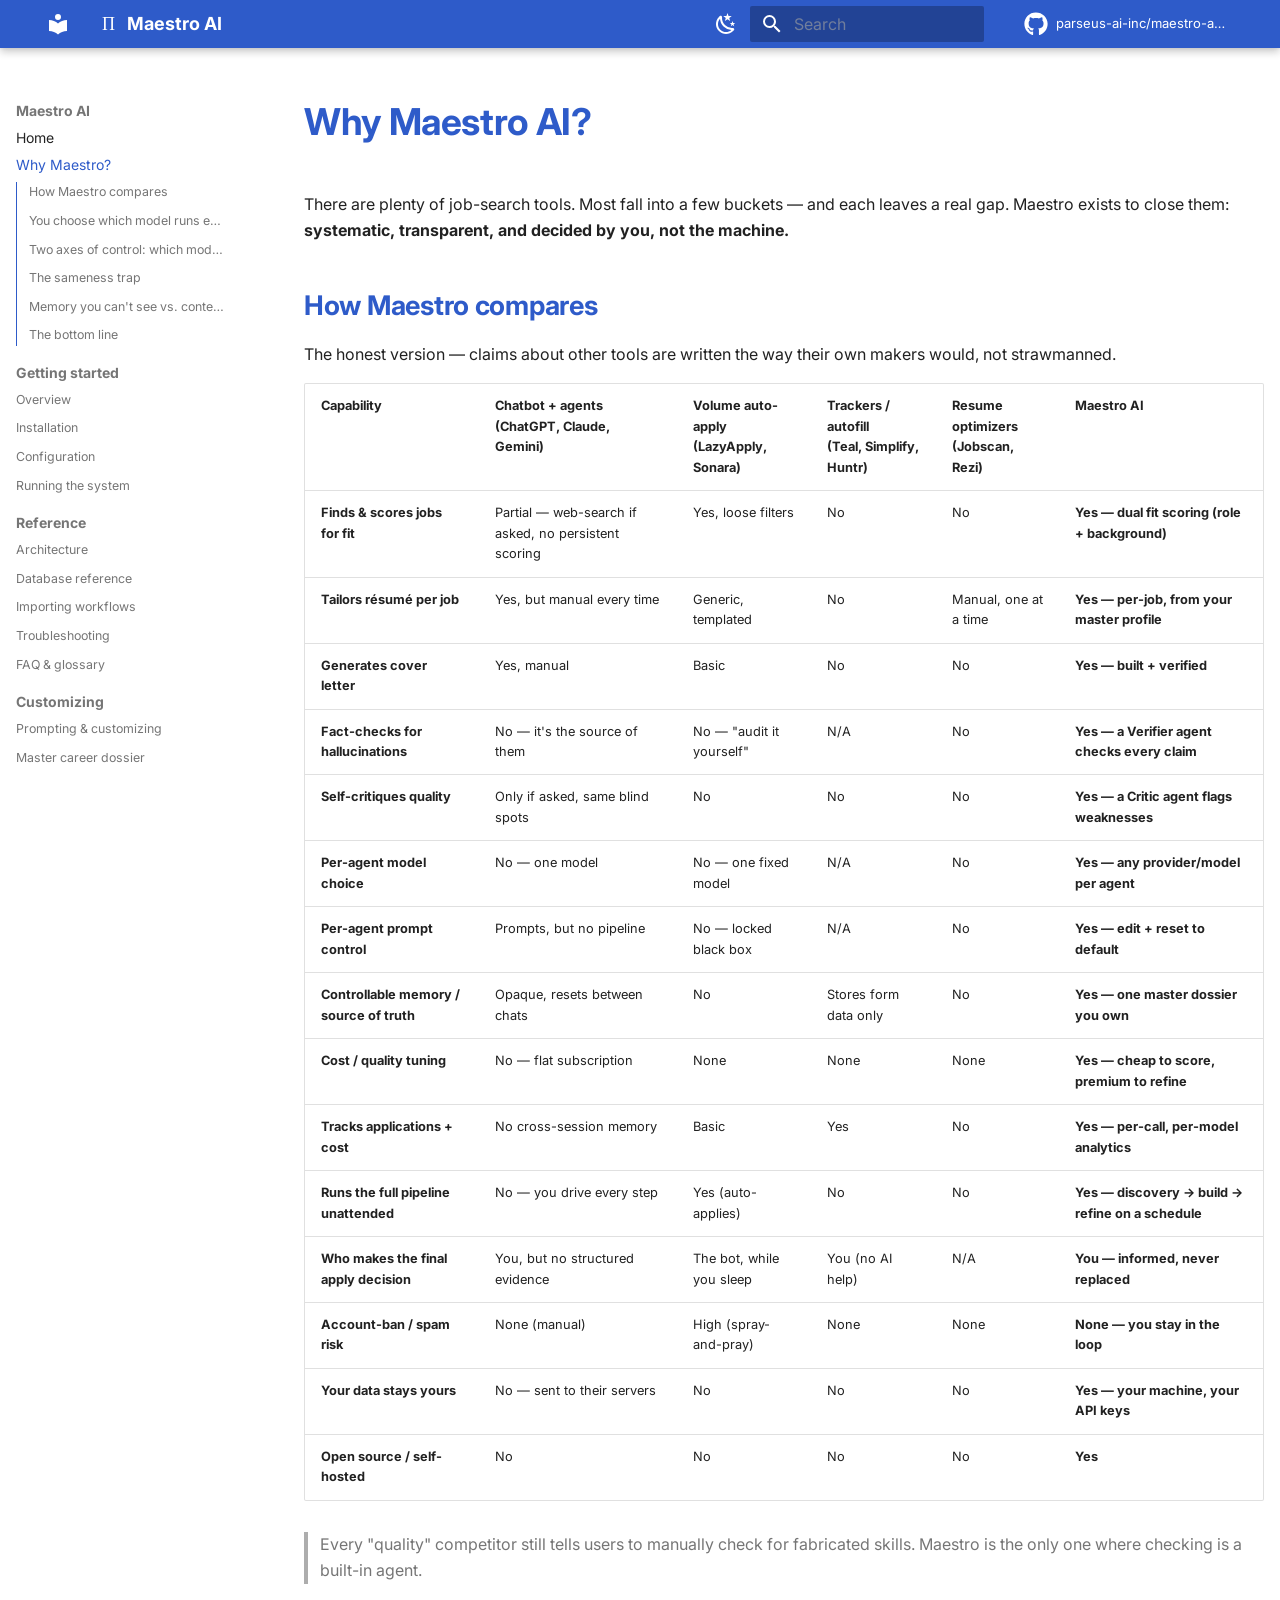
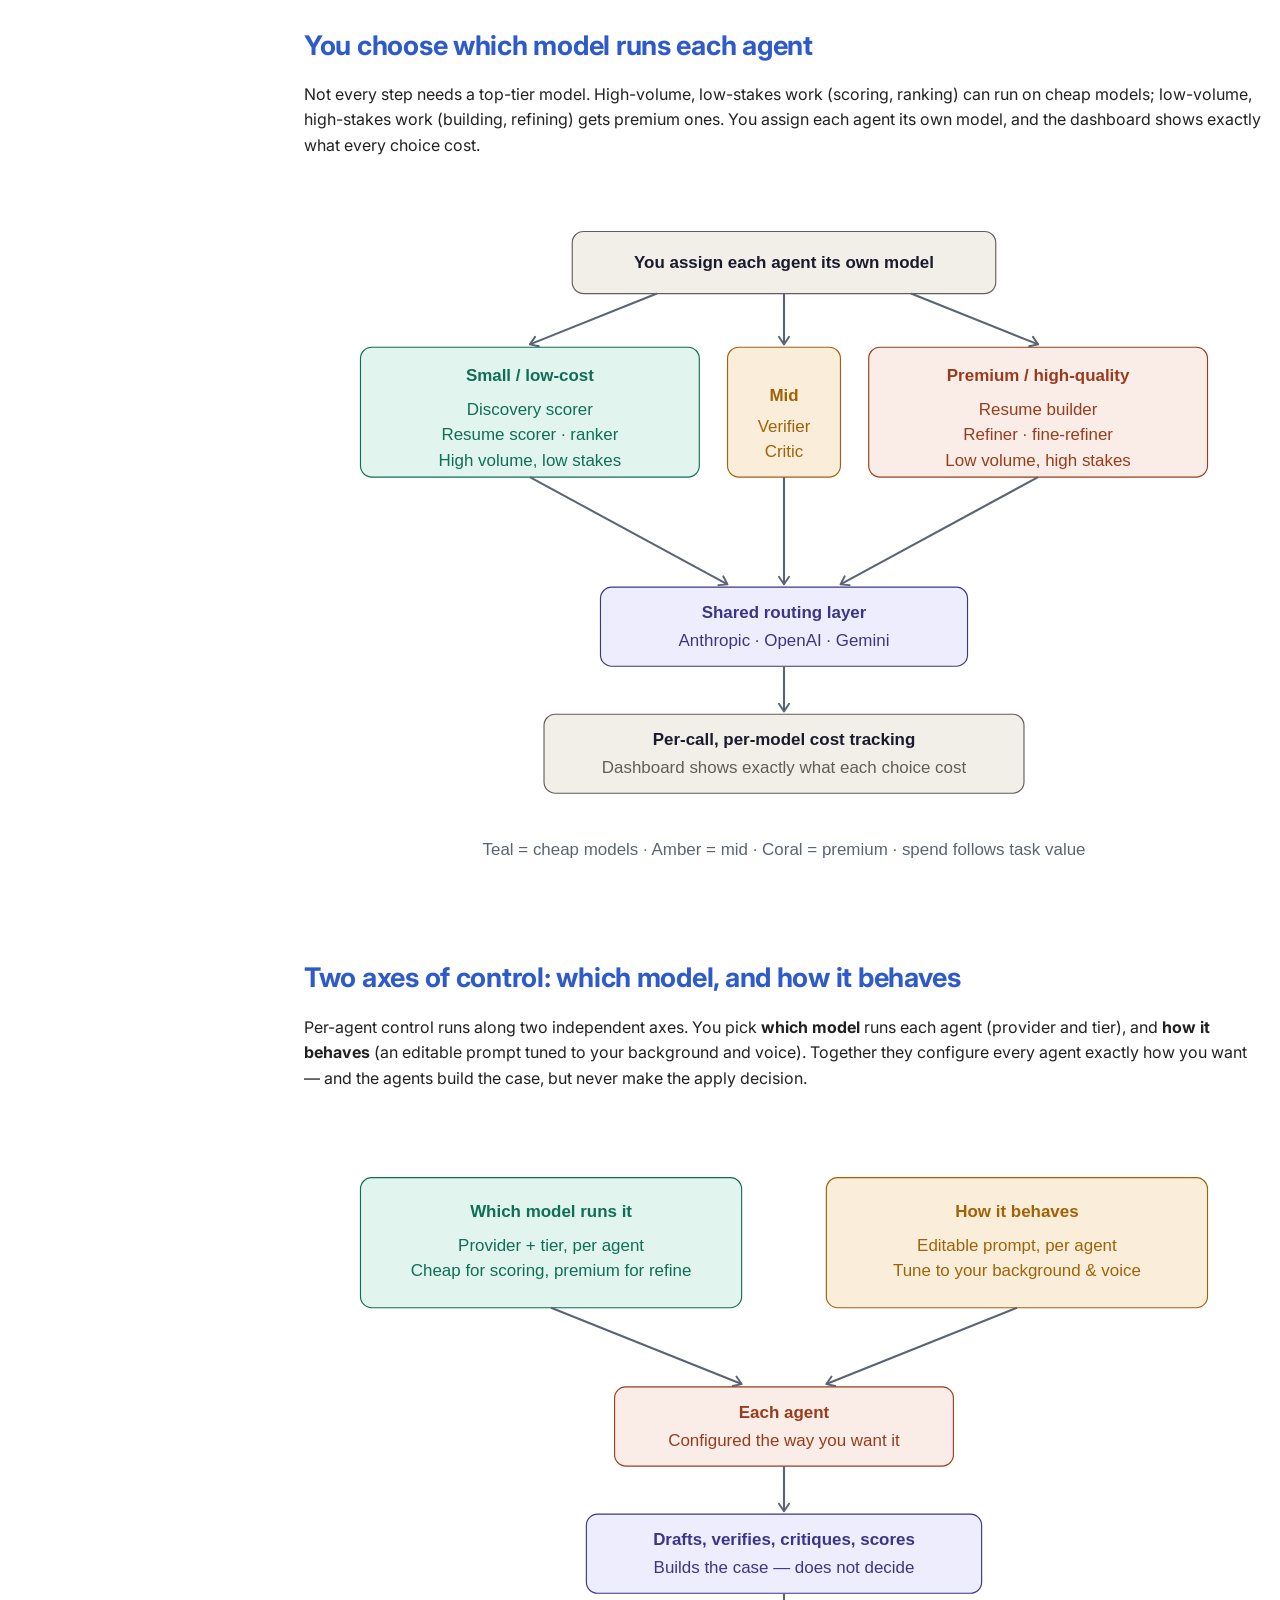
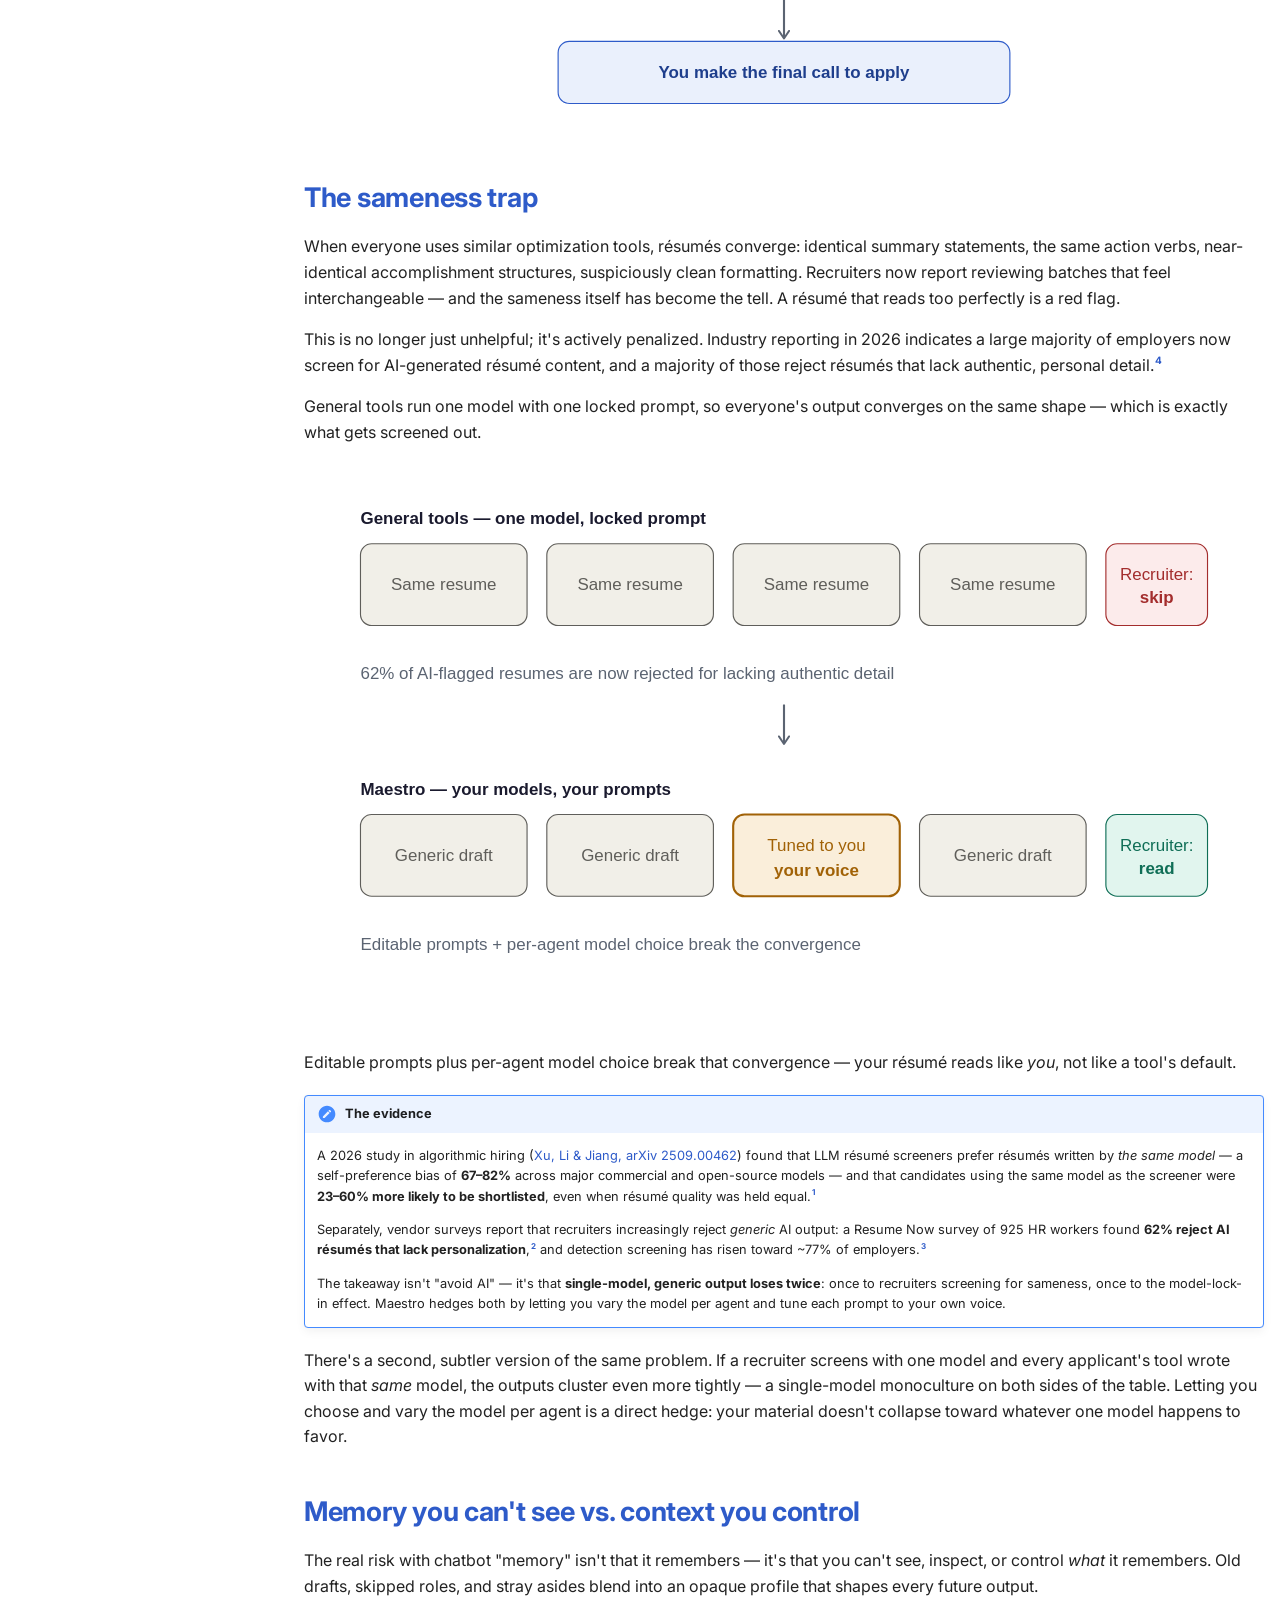
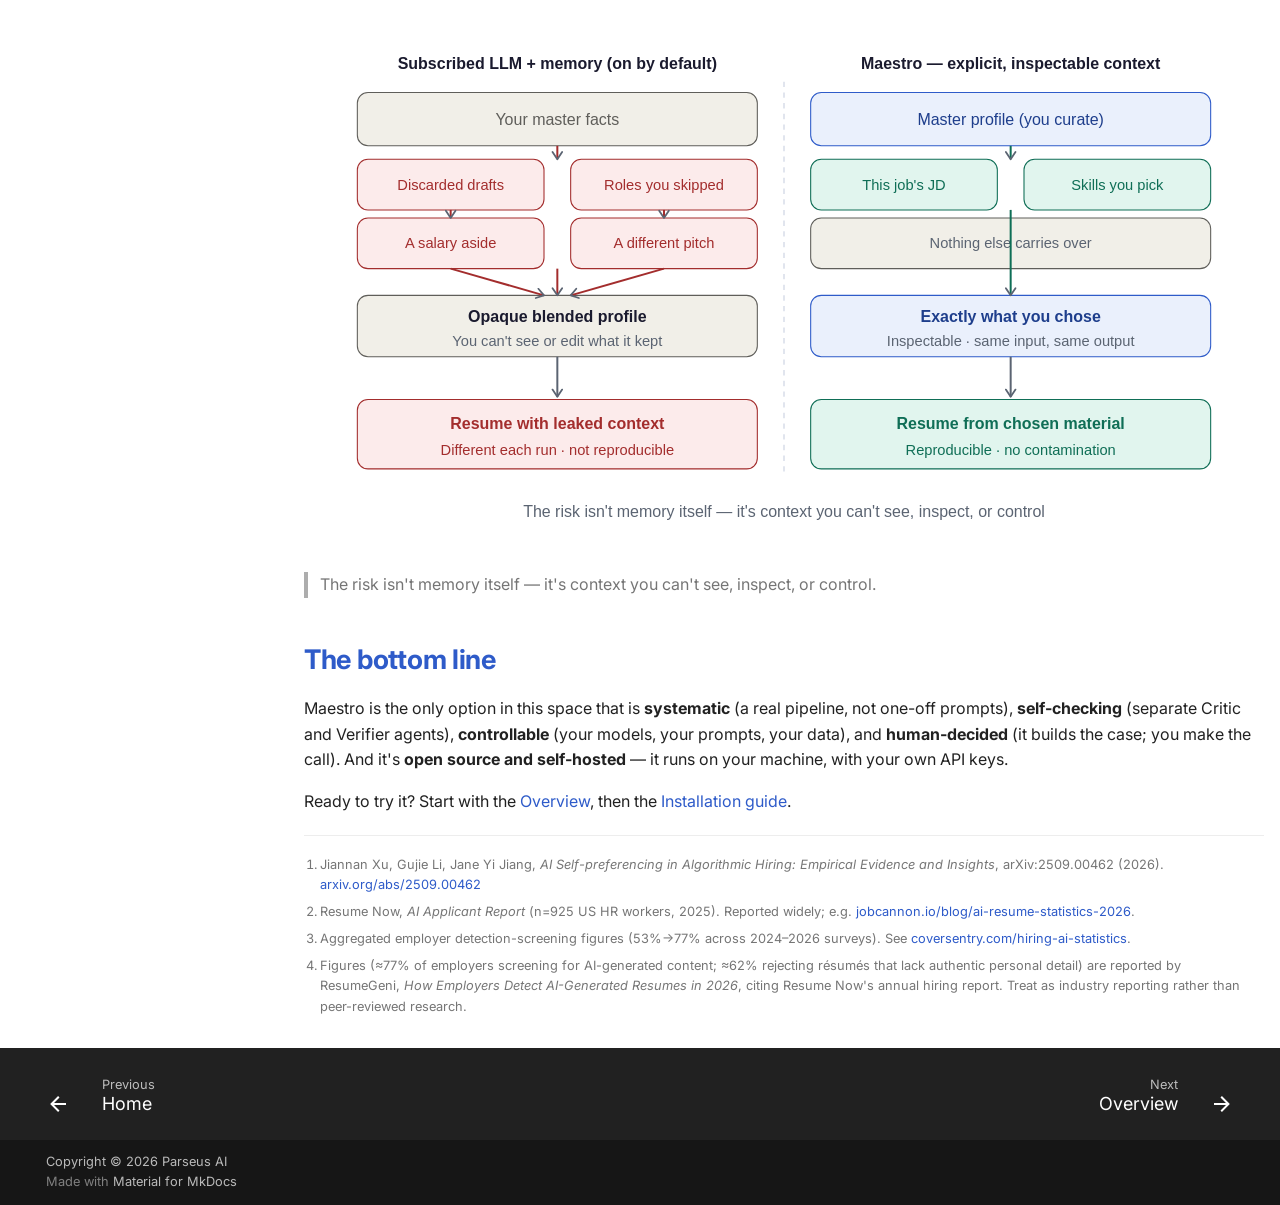
<file: site/why-maestro/index.html>
<!doctype html>
<html lang="en" class="no-js">
  <head>
    
      <meta charset="utf-8">
      <meta name="viewport" content="width=device-width,initial-scale=1">
      
        <meta name="description" content="An open-source, AI-powered job-search automation system.">
      
      
      
        <link rel="canonical" href="https://parseus-ai-inc.github.io/maestro-ai-backend/why-maestro/">
      
      
        <link rel="prev" href="..">
      
      
        <link rel="next" href="../01-overview/">
      
      
        
      
      
      <link rel="icon" href="../assets/images/favicon.png">
      <meta name="generator" content="mkdocs-1.6.1, mkdocs-material-9.7.6">
    
    
      
        <title>Why Maestro? - Maestro AI</title>
      
    
    
      <link rel="stylesheet" href="../assets/stylesheets/main.484c7ddc.min.css">
      
        
        <link rel="stylesheet" href="../assets/stylesheets/palette.ab4e12ef.min.css">
      
      


    
    
      
    
    
      
        
        
        <link rel="preconnect" href="https://fonts.gstatic.com" crossorigin>
        <link rel="stylesheet" href="https://fonts.googleapis.com/css?family=Inter:300,300i,400,400i,700,700i%7CJetBrains+Mono:400,400i,700,700i&display=fallback">
        <style>:root{--md-text-font:"Inter";--md-code-font:"JetBrains Mono"}</style>
      
    
    
      <link rel="stylesheet" href="../stylesheets/parseus.css">
    
    <script>__md_scope=new URL("..",location),__md_hash=e=>[...e].reduce(((e,_)=>(e<<5)-e+_.charCodeAt(0)),0),__md_get=(e,_=localStorage,t=__md_scope)=>JSON.parse(_.getItem(t.pathname+"."+e)),__md_set=(e,_,t=localStorage,a=__md_scope)=>{try{t.setItem(a.pathname+"."+e,JSON.stringify(_))}catch(e){}}</script>
    
      

    
    
  </head>
  
  
    
    
      
    
    
    
    
    <body dir="ltr" data-md-color-scheme="default" data-md-color-primary="custom" data-md-color-accent="custom">
  
    
    <input class="md-toggle" data-md-toggle="drawer" type="checkbox" id="__drawer" autocomplete="off">
    <input class="md-toggle" data-md-toggle="search" type="checkbox" id="__search" autocomplete="off">
    <label class="md-overlay" for="__drawer"></label>
    <div data-md-component="skip">
      
        
        <a href="#why-maestro-ai" class="md-skip">
          Skip to content
        </a>
      
    </div>
    <div data-md-component="announce">
      
    </div>
    
    
      

  

<header class="md-header md-header--shadow" data-md-component="header">
  <nav class="md-header__inner md-grid" aria-label="Header">
    <a href=".." title="Maestro AI" class="md-header__button md-logo" aria-label="Maestro AI" data-md-component="logo">
      
  
  <svg xmlns="http://www.w3.org/2000/svg" viewBox="0 0 24 24"><path d="M12 8a3 3 0 0 0 3-3 3 3 0 0 0-3-3 3 3 0 0 0-3 3 3 3 0 0 0 3 3m0 3.54C9.64 9.35 6.5 8 3 8v11c3.5 0 6.64 1.35 9 3.54 2.36-2.19 5.5-3.54 9-3.54V8c-3.5 0-6.64 1.35-9 3.54"/></svg>

    </a>
    <label class="md-header__button md-icon" for="__drawer">
      
      <svg xmlns="http://www.w3.org/2000/svg" viewBox="0 0 24 24"><path d="M3 6h18v2H3zm0 5h18v2H3zm0 5h18v2H3z"/></svg>
    </label>
    <div class="md-header__title" data-md-component="header-title">
      <div class="md-header__ellipsis">
        <div class="md-header__topic">
          <span class="md-ellipsis">
            Maestro AI
          </span>
        </div>
        <div class="md-header__topic" data-md-component="header-topic">
          <span class="md-ellipsis">
            
              Why Maestro?
            
          </span>
        </div>
      </div>
    </div>
    
      
        <form class="md-header__option" data-md-component="palette">
  
    
    
    
    <input class="md-option" data-md-color-media="(prefers-color-scheme: light)" data-md-color-scheme="default" data-md-color-primary="custom" data-md-color-accent="custom"  aria-label="Switch to dark mode"  type="radio" name="__palette" id="__palette_0">
    
      <label class="md-header__button md-icon" title="Switch to dark mode" for="__palette_1" hidden>
        <svg xmlns="http://www.w3.org/2000/svg" viewBox="0 0 24 24"><path d="m17.75 4.09-2.53 1.94.91 3.06-2.63-1.81-2.63 1.81.91-3.06-2.53-1.94L12.44 4l1.06-3 1.06 3zm3.5 6.91-1.64 1.25.59 1.98-1.7-1.17-1.7 1.17.59-1.98L15.75 11l2.06-.05L18.5 9l.69 1.95zm-2.28 4.95c.83-.08 1.72 1.1 1.19 1.85-.32.45-.66.87-1.08 1.27C15.17 23 8.84 23 4.94 19.07c-3.91-3.9-3.91-10.24 0-14.14.4-.4.82-.76 1.27-1.08.75-.53 1.93.36 1.85 1.19-.27 2.86.69 5.83 2.89 8.02a9.96 9.96 0 0 0 8.02 2.89m-1.64 2.02a12.08 12.08 0 0 1-7.8-3.47c-2.17-2.19-3.33-5-3.49-7.82-2.81 3.14-2.7 7.96.31 10.98 3.02 3.01 7.84 3.12 10.98.31"/></svg>
      </label>
    
  
    
    
    
    <input class="md-option" data-md-color-media="(prefers-color-scheme: dark)" data-md-color-scheme="slate" data-md-color-primary="custom" data-md-color-accent="custom"  aria-label="Switch to light mode"  type="radio" name="__palette" id="__palette_1">
    
      <label class="md-header__button md-icon" title="Switch to light mode" for="__palette_0" hidden>
        <svg xmlns="http://www.w3.org/2000/svg" viewBox="0 0 24 24"><path d="M12 7a5 5 0 0 1 5 5 5 5 0 0 1-5 5 5 5 0 0 1-5-5 5 5 0 0 1 5-5m0 2a3 3 0 0 0-3 3 3 3 0 0 0 3 3 3 3 0 0 0 3-3 3 3 0 0 0-3-3m0-7 2.39 3.42C13.65 5.15 12.84 5 12 5s-1.65.15-2.39.42zM3.34 7l4.16-.35A7.2 7.2 0 0 0 5.94 8.5c-.44.74-.69 1.5-.83 2.29zm.02 10 1.76-3.77a7.131 7.131 0 0 0 2.38 4.14zM20.65 7l-1.77 3.79a7.02 7.02 0 0 0-2.38-4.15zm-.01 10-4.14.36c.59-.51 1.12-1.14 1.54-1.86.42-.73.69-1.5.83-2.29zM12 22l-2.41-3.44c.74.27 1.55.44 2.41.44.82 0 1.63-.17 2.37-.44z"/></svg>
      </label>
    
  
</form>
      
    
    
      <script>var palette=__md_get("__palette");if(palette&&palette.color){if("(prefers-color-scheme)"===palette.color.media){var media=matchMedia("(prefers-color-scheme: light)"),input=document.querySelector(media.matches?"[data-md-color-media='(prefers-color-scheme: light)']":"[data-md-color-media='(prefers-color-scheme: dark)']");palette.color.media=input.getAttribute("data-md-color-media"),palette.color.scheme=input.getAttribute("data-md-color-scheme"),palette.color.primary=input.getAttribute("data-md-color-primary"),palette.color.accent=input.getAttribute("data-md-color-accent")}for(var[key,value]of Object.entries(palette.color))document.body.setAttribute("data-md-color-"+key,value)}</script>
    
    
    
      
      
        <label class="md-header__button md-icon" for="__search">
          
          <svg xmlns="http://www.w3.org/2000/svg" viewBox="0 0 24 24"><path d="M9.5 3A6.5 6.5 0 0 1 16 9.5c0 1.61-.59 3.09-1.56 4.23l.27.27h.79l5 5-1.5 1.5-5-5v-.79l-.27-.27A6.52 6.52 0 0 1 9.5 16 6.5 6.5 0 0 1 3 9.5 6.5 6.5 0 0 1 9.5 3m0 2C7 5 5 7 5 9.5S7 14 9.5 14 14 12 14 9.5 12 5 9.5 5"/></svg>
        </label>
        <div class="md-search" data-md-component="search" role="dialog">
  <label class="md-search__overlay" for="__search"></label>
  <div class="md-search__inner" role="search">
    <form class="md-search__form" name="search">
      <input type="text" class="md-search__input" name="query" aria-label="Search" placeholder="Search" autocapitalize="off" autocorrect="off" autocomplete="off" spellcheck="false" data-md-component="search-query" required>
      <label class="md-search__icon md-icon" for="__search">
        
        <svg xmlns="http://www.w3.org/2000/svg" viewBox="0 0 24 24"><path d="M9.5 3A6.5 6.5 0 0 1 16 9.5c0 1.61-.59 3.09-1.56 4.23l.27.27h.79l5 5-1.5 1.5-5-5v-.79l-.27-.27A6.52 6.52 0 0 1 9.5 16 6.5 6.5 0 0 1 3 9.5 6.5 6.5 0 0 1 9.5 3m0 2C7 5 5 7 5 9.5S7 14 9.5 14 14 12 14 9.5 12 5 9.5 5"/></svg>
        
        <svg xmlns="http://www.w3.org/2000/svg" viewBox="0 0 24 24"><path d="M20 11v2H8l5.5 5.5-1.42 1.42L4.16 12l7.92-7.92L13.5 5.5 8 11z"/></svg>
      </label>
      <nav class="md-search__options" aria-label="Search">
        
        <button type="reset" class="md-search__icon md-icon" title="Clear" aria-label="Clear" tabindex="-1">
          
          <svg xmlns="http://www.w3.org/2000/svg" viewBox="0 0 24 24"><path d="M19 6.41 17.59 5 12 10.59 6.41 5 5 6.41 10.59 12 5 17.59 6.41 19 12 13.41 17.59 19 19 17.59 13.41 12z"/></svg>
        </button>
      </nav>
      
        <div class="md-search__suggest" data-md-component="search-suggest"></div>
      
    </form>
    <div class="md-search__output">
      <div class="md-search__scrollwrap" tabindex="0" data-md-scrollfix>
        <div class="md-search-result" data-md-component="search-result">
          <div class="md-search-result__meta">
            Initializing search
          </div>
          <ol class="md-search-result__list" role="presentation"></ol>
        </div>
      </div>
    </div>
  </div>
</div>
      
    
    
      <div class="md-header__source">
        <a href="https://github.com/parseus-ai-inc/maestro-ai-backend" title="Go to repository" class="md-source" data-md-component="source">
  <div class="md-source__icon md-icon">
    
    <svg xmlns="http://www.w3.org/2000/svg" viewBox="0 0 512 512"><!--! Font Awesome Free 7.1.0 by @fontawesome - https://fontawesome.com License - https://fontawesome.com/license/free (Icons: CC BY 4.0, Fonts: SIL OFL 1.1, Code: MIT License) Copyright 2025 Fonticons, Inc.--><path d="M173.9 397.4c0 2-2.3 3.6-5.2 3.6-3.3.3-5.6-1.3-5.6-3.6 0-2 2.3-3.6 5.2-3.6 3-.3 5.6 1.3 5.6 3.6m-31.1-4.5c-.7 2 1.3 4.3 4.3 4.9 2.6 1 5.6 0 6.2-2s-1.3-4.3-4.3-5.2c-2.6-.7-5.5.3-6.2 2.3m44.2-1.7c-2.9.7-4.9 2.6-4.6 4.9.3 2 2.9 3.3 5.9 2.6 2.9-.7 4.9-2.6 4.6-4.6-.3-1.9-3-3.2-5.9-2.9M252.8 8C114.1 8 8 113.3 8 252c0 110.9 69.8 205.8 169.5 239.2 12.8 2.3 17.3-5.6 17.3-12.1 0-6.2-.3-40.4-.3-61.4 0 0-70 15-84.7-29.8 0 0-11.4-29.1-27.8-36.6 0 0-22.9-15.7 1.6-15.4 0 0 24.9 2 38.6 25.8 21.9 38.6 58.6 27.5 72.9 20.9 2.3-16 8.8-27.1 16-33.7-55.9-6.2-112.3-14.3-112.3-110.5 0-27.5 7.6-41.3 23.6-58.9-2.6-6.5-11.1-33.3 2.6-67.9 20.9-6.5 69 27 69 27 20-5.6 41.5-8.5 62.8-8.5s42.8 2.9 62.8 8.5c0 0 48.1-33.6 69-27 13.7 34.7 5.2 61.4 2.6 67.9 16 17.7 25.8 31.5 25.8 58.9 0 96.5-58.9 104.2-114.8 110.5 9.2 7.9 17 22.9 17 46.4 0 33.7-.3 75.4-.3 83.6 0 6.5 4.6 14.4 17.3 12.1C436.2 457.8 504 362.9 504 252 504 113.3 391.5 8 252.8 8M105.2 352.9c-1.3 1-1 3.3.7 5.2 1.6 1.6 3.9 2.3 5.2 1 1.3-1 1-3.3-.7-5.2-1.6-1.6-3.9-2.3-5.2-1m-10.8-8.1c-.7 1.3.3 2.9 2.3 3.9 1.6 1 3.6.7 4.3-.7.7-1.3-.3-2.9-2.3-3.9-2-.6-3.6-.3-4.3.7m32.4 35.6c-1.6 1.3-1 4.3 1.3 6.2 2.3 2.3 5.2 2.6 6.5 1 1.3-1.3.7-4.3-1.3-6.2-2.2-2.3-5.2-2.6-6.5-1m-11.4-14.7c-1.6 1-1.6 3.6 0 5.9s4.3 3.3 5.6 2.3c1.6-1.3 1.6-3.9 0-6.2-1.4-2.3-4-3.3-5.6-2"/></svg>
  </div>
  <div class="md-source__repository">
    parseus-ai-inc/maestro-ai-backend
  </div>
</a>
      </div>
    
  </nav>
  
</header>
    
    <div class="md-container" data-md-component="container">
      
      
        
          
        
      
      <main class="md-main" data-md-component="main">
        <div class="md-main__inner md-grid">
          
            
              
              <div class="md-sidebar md-sidebar--primary" data-md-component="sidebar" data-md-type="navigation" >
                <div class="md-sidebar__scrollwrap">
                  <div class="md-sidebar__inner">
                    



  

<nav class="md-nav md-nav--primary md-nav--integrated" aria-label="Navigation" data-md-level="0">
  <label class="md-nav__title" for="__drawer">
    <a href=".." title="Maestro AI" class="md-nav__button md-logo" aria-label="Maestro AI" data-md-component="logo">
      
  
  <svg xmlns="http://www.w3.org/2000/svg" viewBox="0 0 24 24"><path d="M12 8a3 3 0 0 0 3-3 3 3 0 0 0-3-3 3 3 0 0 0-3 3 3 3 0 0 0 3 3m0 3.54C9.64 9.35 6.5 8 3 8v11c3.5 0 6.64 1.35 9 3.54 2.36-2.19 5.5-3.54 9-3.54V8c-3.5 0-6.64 1.35-9 3.54"/></svg>

    </a>
    Maestro AI
  </label>
  
    <div class="md-nav__source">
      <a href="https://github.com/parseus-ai-inc/maestro-ai-backend" title="Go to repository" class="md-source" data-md-component="source">
  <div class="md-source__icon md-icon">
    
    <svg xmlns="http://www.w3.org/2000/svg" viewBox="0 0 512 512"><!--! Font Awesome Free 7.1.0 by @fontawesome - https://fontawesome.com License - https://fontawesome.com/license/free (Icons: CC BY 4.0, Fonts: SIL OFL 1.1, Code: MIT License) Copyright 2025 Fonticons, Inc.--><path d="M173.9 397.4c0 2-2.3 3.6-5.2 3.6-3.3.3-5.6-1.3-5.6-3.6 0-2 2.3-3.6 5.2-3.6 3-.3 5.6 1.3 5.6 3.6m-31.1-4.5c-.7 2 1.3 4.3 4.3 4.9 2.6 1 5.6 0 6.2-2s-1.3-4.3-4.3-5.2c-2.6-.7-5.5.3-6.2 2.3m44.2-1.7c-2.9.7-4.9 2.6-4.6 4.9.3 2 2.9 3.3 5.9 2.6 2.9-.7 4.9-2.6 4.6-4.6-.3-1.9-3-3.2-5.9-2.9M252.8 8C114.1 8 8 113.3 8 252c0 110.9 69.8 205.8 169.5 239.2 12.8 2.3 17.3-5.6 17.3-12.1 0-6.2-.3-40.4-.3-61.4 0 0-70 15-84.7-29.8 0 0-11.4-29.1-27.8-36.6 0 0-22.9-15.7 1.6-15.4 0 0 24.9 2 38.6 25.8 21.9 38.6 58.6 27.5 72.9 20.9 2.3-16 8.8-27.1 16-33.7-55.9-6.2-112.3-14.3-112.3-110.5 0-27.5 7.6-41.3 23.6-58.9-2.6-6.5-11.1-33.3 2.6-67.9 20.9-6.5 69 27 69 27 20-5.6 41.5-8.5 62.8-8.5s42.8 2.9 62.8 8.5c0 0 48.1-33.6 69-27 13.7 34.7 5.2 61.4 2.6 67.9 16 17.7 25.8 31.5 25.8 58.9 0 96.5-58.9 104.2-114.8 110.5 9.2 7.9 17 22.9 17 46.4 0 33.7-.3 75.4-.3 83.6 0 6.5 4.6 14.4 17.3 12.1C436.2 457.8 504 362.9 504 252 504 113.3 391.5 8 252.8 8M105.2 352.9c-1.3 1-1 3.3.7 5.2 1.6 1.6 3.9 2.3 5.2 1 1.3-1 1-3.3-.7-5.2-1.6-1.6-3.9-2.3-5.2-1m-10.8-8.1c-.7 1.3.3 2.9 2.3 3.9 1.6 1 3.6.7 4.3-.7.7-1.3-.3-2.9-2.3-3.9-2-.6-3.6-.3-4.3.7m32.4 35.6c-1.6 1.3-1 4.3 1.3 6.2 2.3 2.3 5.2 2.6 6.5 1 1.3-1.3.7-4.3-1.3-6.2-2.2-2.3-5.2-2.6-6.5-1m-11.4-14.7c-1.6 1-1.6 3.6 0 5.9s4.3 3.3 5.6 2.3c1.6-1.3 1.6-3.9 0-6.2-1.4-2.3-4-3.3-5.6-2"/></svg>
  </div>
  <div class="md-source__repository">
    parseus-ai-inc/maestro-ai-backend
  </div>
</a>
    </div>
  
  <ul class="md-nav__list" data-md-scrollfix>
    
      
      
  
  
  
  
    <li class="md-nav__item">
      <a href=".." class="md-nav__link">
        
  
  
  <span class="md-ellipsis">
    
  
    Home
  

    
  </span>
  
  

      </a>
    </li>
  

    
      
      
  
  
    
  
  
  
    <li class="md-nav__item md-nav__item--active">
      
      <input class="md-nav__toggle md-toggle" type="checkbox" id="__toc">
      
      
        
      
      
        <label class="md-nav__link md-nav__link--active" for="__toc">
          
  
  
  <span class="md-ellipsis">
    
  
    Why Maestro?
  

    
  </span>
  
  

          <span class="md-nav__icon md-icon"></span>
        </label>
      
      <a href="./" class="md-nav__link md-nav__link--active">
        
  
  
  <span class="md-ellipsis">
    
  
    Why Maestro?
  

    
  </span>
  
  

      </a>
      
        

<nav class="md-nav md-nav--secondary" aria-label="Table of contents">
  
  
  
    
  
  
    <label class="md-nav__title" for="__toc">
      <span class="md-nav__icon md-icon"></span>
      Table of contents
    </label>
    <ul class="md-nav__list" data-md-component="toc" data-md-scrollfix>
      
        <li class="md-nav__item">
  <a href="#how-maestro-compares" class="md-nav__link">
    <span class="md-ellipsis">
      
        How Maestro compares
      
    </span>
  </a>
  
</li>
      
        <li class="md-nav__item">
  <a href="#you-choose-which-model-runs-each-agent" class="md-nav__link">
    <span class="md-ellipsis">
      
        You choose which model runs each agent
      
    </span>
  </a>
  
</li>
      
        <li class="md-nav__item">
  <a href="#two-axes-of-control-which-model-and-how-it-behaves" class="md-nav__link">
    <span class="md-ellipsis">
      
        Two axes of control: which model, and how it behaves
      
    </span>
  </a>
  
</li>
      
        <li class="md-nav__item">
  <a href="#the-sameness-trap" class="md-nav__link">
    <span class="md-ellipsis">
      
        The sameness trap
      
    </span>
  </a>
  
</li>
      
        <li class="md-nav__item">
  <a href="#memory-you-cant-see-vs-context-you-control" class="md-nav__link">
    <span class="md-ellipsis">
      
        Memory you can't see vs. context you control
      
    </span>
  </a>
  
</li>
      
        <li class="md-nav__item">
  <a href="#the-bottom-line" class="md-nav__link">
    <span class="md-ellipsis">
      
        The bottom line
      
    </span>
  </a>
  
</li>
      
    </ul>
  
</nav>
      
    </li>
  

    
      
      
  
  
  
  
    
    
    
    
      
        
        
      
    
    
    <li class="md-nav__item md-nav__item--section md-nav__item--nested">
      
        
        
        <input class="md-nav__toggle md-toggle " type="checkbox" id="__nav_3" >
        
          
          <label class="md-nav__link" for="__nav_3" id="__nav_3_label" tabindex="">
            
  
  
  <span class="md-ellipsis">
    
  
    Getting started
  

    
  </span>
  
  

            <span class="md-nav__icon md-icon"></span>
          </label>
        
        <nav class="md-nav" data-md-level="1" aria-labelledby="__nav_3_label" aria-expanded="false">
          <label class="md-nav__title" for="__nav_3">
            <span class="md-nav__icon md-icon"></span>
            
  
    Getting started
  

          </label>
          <ul class="md-nav__list" data-md-scrollfix>
            
              
                
  
  
  
  
    <li class="md-nav__item">
      <a href="../01-overview/" class="md-nav__link">
        
  
  
  <span class="md-ellipsis">
    
  
    Overview
  

    
  </span>
  
  

      </a>
    </li>
  

              
            
              
                
  
  
  
  
    <li class="md-nav__item">
      <a href="../02-installation/" class="md-nav__link">
        
  
  
  <span class="md-ellipsis">
    
  
    Installation
  

    
  </span>
  
  

      </a>
    </li>
  

              
            
              
                
  
  
  
  
    <li class="md-nav__item">
      <a href="../03-configuration/" class="md-nav__link">
        
  
  
  <span class="md-ellipsis">
    
  
    Configuration
  

    
  </span>
  
  

      </a>
    </li>
  

              
            
              
                
  
  
  
  
    <li class="md-nav__item">
      <a href="../04-running/" class="md-nav__link">
        
  
  
  <span class="md-ellipsis">
    
  
    Running the system
  

    
  </span>
  
  

      </a>
    </li>
  

              
            
          </ul>
        </nav>
      
    </li>
  

    
      
      
  
  
  
  
    
    
    
    
      
        
        
      
    
    
    <li class="md-nav__item md-nav__item--section md-nav__item--nested">
      
        
        
        <input class="md-nav__toggle md-toggle " type="checkbox" id="__nav_4" >
        
          
          <label class="md-nav__link" for="__nav_4" id="__nav_4_label" tabindex="">
            
  
  
  <span class="md-ellipsis">
    
  
    Reference
  

    
  </span>
  
  

            <span class="md-nav__icon md-icon"></span>
          </label>
        
        <nav class="md-nav" data-md-level="1" aria-labelledby="__nav_4_label" aria-expanded="false">
          <label class="md-nav__title" for="__nav_4">
            <span class="md-nav__icon md-icon"></span>
            
  
    Reference
  

          </label>
          <ul class="md-nav__list" data-md-scrollfix>
            
              
                
  
  
  
  
    <li class="md-nav__item">
      <a href="../05-architecture/" class="md-nav__link">
        
  
  
  <span class="md-ellipsis">
    
  
    Architecture
  

    
  </span>
  
  

      </a>
    </li>
  

              
            
              
                
  
  
  
  
    <li class="md-nav__item">
      <a href="../06-database-reference/" class="md-nav__link">
        
  
  
  <span class="md-ellipsis">
    
  
    Database reference
  

    
  </span>
  
  

      </a>
    </li>
  

              
            
              
                
  
  
  
  
    <li class="md-nav__item">
      <a href="../11-importing-workflows/" class="md-nav__link">
        
  
  
  <span class="md-ellipsis">
    
  
    Importing workflows
  

    
  </span>
  
  

      </a>
    </li>
  

              
            
              
                
  
  
  
  
    <li class="md-nav__item">
      <a href="../07-troubleshooting/" class="md-nav__link">
        
  
  
  <span class="md-ellipsis">
    
  
    Troubleshooting
  

    
  </span>
  
  

      </a>
    </li>
  

              
            
              
                
  
  
  
  
    <li class="md-nav__item">
      <a href="../08-faq-glossary/" class="md-nav__link">
        
  
  
  <span class="md-ellipsis">
    
  
    FAQ & glossary
  

    
  </span>
  
  

      </a>
    </li>
  

              
            
          </ul>
        </nav>
      
    </li>
  

    
      
      
  
  
  
  
    
    
    
    
      
        
        
      
    
    
    <li class="md-nav__item md-nav__item--section md-nav__item--nested">
      
        
        
        <input class="md-nav__toggle md-toggle " type="checkbox" id="__nav_5" >
        
          
          <label class="md-nav__link" for="__nav_5" id="__nav_5_label" tabindex="">
            
  
  
  <span class="md-ellipsis">
    
  
    Customizing
  

    
  </span>
  
  

            <span class="md-nav__icon md-icon"></span>
          </label>
        
        <nav class="md-nav" data-md-level="1" aria-labelledby="__nav_5_label" aria-expanded="false">
          <label class="md-nav__title" for="__nav_5">
            <span class="md-nav__icon md-icon"></span>
            
  
    Customizing
  

          </label>
          <ul class="md-nav__list" data-md-scrollfix>
            
              
                
  
  
  
  
    <li class="md-nav__item">
      <a href="../09-prompting/" class="md-nav__link">
        
  
  
  <span class="md-ellipsis">
    
  
    Prompting & customizing
  

    
  </span>
  
  

      </a>
    </li>
  

              
            
              
                
  
  
  
  
    <li class="md-nav__item">
      <a href="../10-master-dossier/" class="md-nav__link">
        
  
  
  <span class="md-ellipsis">
    
  
    Master career dossier
  

    
  </span>
  
  

      </a>
    </li>
  

              
            
          </ul>
        </nav>
      
    </li>
  

    
  </ul>
</nav>
                  </div>
                </div>
              </div>
            
            
          
          
            <div class="md-content" data-md-component="content">
              
              <article class="md-content__inner md-typeset">
                
                  


  
  


<h1 id="why-maestro-ai">Why Maestro AI?<a class="headerlink" href="#why-maestro-ai" title="Permanent link">&para;</a></h1>
<p>There are plenty of job-search tools. Most fall into a few buckets — and each leaves a real gap. Maestro exists to close them: <strong>systematic, transparent, and decided by you, not the machine.</strong></p>
<h2 id="how-maestro-compares">How Maestro compares<a class="headerlink" href="#how-maestro-compares" title="Permanent link">&para;</a></h2>
<p>The honest version — claims about other tools are written the way their own makers would, not strawmanned.</p>
<table>
<thead>
<tr>
<th>Capability</th>
<th>Chatbot + agents<br>(ChatGPT, Claude, Gemini)</th>
<th>Volume auto-apply<br>(LazyApply, Sonara)</th>
<th>Trackers / autofill<br>(Teal, Simplify, Huntr)</th>
<th>Resume optimizers<br>(Jobscan, Rezi)</th>
<th>Maestro AI</th>
</tr>
</thead>
<tbody>
<tr>
<td><strong>Finds &amp; scores jobs for fit</strong></td>
<td>Partial — web-search if asked, no persistent scoring</td>
<td>Yes, loose filters</td>
<td>No</td>
<td>No</td>
<td><strong>Yes — dual fit scoring (role + background)</strong></td>
</tr>
<tr>
<td><strong>Tailors résumé per job</strong></td>
<td>Yes, but manual every time</td>
<td>Generic, templated</td>
<td>No</td>
<td>Manual, one at a time</td>
<td><strong>Yes — per-job, from your master profile</strong></td>
</tr>
<tr>
<td><strong>Generates cover letter</strong></td>
<td>Yes, manual</td>
<td>Basic</td>
<td>No</td>
<td>No</td>
<td><strong>Yes — built + verified</strong></td>
</tr>
<tr>
<td><strong>Fact-checks for hallucinations</strong></td>
<td>No — it's the source of them</td>
<td>No — "audit it yourself"</td>
<td>N/A</td>
<td>No</td>
<td><strong>Yes — a Verifier agent checks every claim</strong></td>
</tr>
<tr>
<td><strong>Self-critiques quality</strong></td>
<td>Only if asked, same blind spots</td>
<td>No</td>
<td>No</td>
<td>No</td>
<td><strong>Yes — a Critic agent flags weaknesses</strong></td>
</tr>
<tr>
<td><strong>Per-agent model choice</strong></td>
<td>No — one model</td>
<td>No — one fixed model</td>
<td>N/A</td>
<td>No</td>
<td><strong>Yes — any provider/model per agent</strong></td>
</tr>
<tr>
<td><strong>Per-agent prompt control</strong></td>
<td>Prompts, but no pipeline</td>
<td>No — locked black box</td>
<td>N/A</td>
<td>No</td>
<td><strong>Yes — edit + reset to default</strong></td>
</tr>
<tr>
<td><strong>Controllable memory / source of truth</strong></td>
<td>Opaque, resets between chats</td>
<td>No</td>
<td>Stores form data only</td>
<td>No</td>
<td><strong>Yes — one master dossier you own</strong></td>
</tr>
<tr>
<td><strong>Cost / quality tuning</strong></td>
<td>No — flat subscription</td>
<td>None</td>
<td>None</td>
<td>None</td>
<td><strong>Yes — cheap to score, premium to refine</strong></td>
</tr>
<tr>
<td><strong>Tracks applications + cost</strong></td>
<td>No cross-session memory</td>
<td>Basic</td>
<td>Yes</td>
<td>No</td>
<td><strong>Yes — per-call, per-model analytics</strong></td>
</tr>
<tr>
<td><strong>Runs the full pipeline unattended</strong></td>
<td>No — you drive every step</td>
<td>Yes (auto-applies)</td>
<td>No</td>
<td>No</td>
<td><strong>Yes — discovery → build → refine on a schedule</strong></td>
</tr>
<tr>
<td><strong>Who makes the final apply decision</strong></td>
<td>You, but no structured evidence</td>
<td>The bot, while you sleep</td>
<td>You (no AI help)</td>
<td>N/A</td>
<td><strong>You — informed, never replaced</strong></td>
</tr>
<tr>
<td><strong>Account-ban / spam risk</strong></td>
<td>None (manual)</td>
<td>High (spray-and-pray)</td>
<td>None</td>
<td>None</td>
<td><strong>None — you stay in the loop</strong></td>
</tr>
<tr>
<td><strong>Your data stays yours</strong></td>
<td>No — sent to their servers</td>
<td>No</td>
<td>No</td>
<td>No</td>
<td><strong>Yes — your machine, your API keys</strong></td>
</tr>
<tr>
<td><strong>Open source / self-hosted</strong></td>
<td>No</td>
<td>No</td>
<td>No</td>
<td>No</td>
<td><strong>Yes</strong></td>
</tr>
</tbody>
</table>
<blockquote>
<p>Every "quality" competitor still tells users to manually check for fabricated skills. Maestro is the only one where checking is a built-in agent.</p>
</blockquote>
<h2 id="you-choose-which-model-runs-each-agent">You choose which model runs each agent<a class="headerlink" href="#you-choose-which-model-runs-each-agent" title="Permanent link">&para;</a></h2>
<p>Not every step needs a top-tier model. High-volume, low-stakes work (scoring, ranking) can run on cheap models; low-volume, high-stakes work (building, refining) gets premium ones. You assign each agent its own model, and the dashboard shows exactly what every choice cost.</p>
<p><img alt="Per-agent model selection: you assign cheap models to high-volume scoring, mid-tier to verifier and critic, and premium models to building and refining, all through a shared routing layer with per-call cost tracking." src="../assets/diagrams/model-selection.svg" /></p>
<h2 id="two-axes-of-control-which-model-and-how-it-behaves">Two axes of control: which model, and how it behaves<a class="headerlink" href="#two-axes-of-control-which-model-and-how-it-behaves" title="Permanent link">&para;</a></h2>
<p>Per-agent control runs along two independent axes. You pick <strong>which model</strong> runs each agent (provider and tier), and <strong>how it behaves</strong> (an editable prompt tuned to your background and voice). Together they configure every agent exactly how you want — and the agents build the case, but never make the apply decision.</p>
<p><img alt="Two axes of control: which model runs each agent, and how it behaves via an editable prompt. Each agent is configured the way you want; it drafts, verifies, critiques, and scores, but you make the final call to apply." src="../assets/diagrams/two-axes-control.svg" /></p>
<h2 id="the-sameness-trap">The sameness trap<a class="headerlink" href="#the-sameness-trap" title="Permanent link">&para;</a></h2>
<p>When everyone uses similar optimization tools, résumés converge: identical summary statements, the same action verbs, near-identical accomplishment structures, suspiciously clean formatting. Recruiters now report reviewing batches that feel interchangeable — and the sameness itself has become the tell. A résumé that reads too perfectly is a red flag.</p>
<p>This is no longer just unhelpful; it's actively penalized. Industry reporting in 2026 indicates a large majority of employers now screen for AI-generated résumé content, and a majority of those reject résumés that lack authentic, personal detail.<sup id="fnref:stats"><a class="footnote-ref" href="#fn:stats">4</a></sup></p>
<p>General tools run one model with one locked prompt, so everyone's output converges on the same shape — which is exactly what gets screened out.</p>
<p><img alt="The sameness trap: general tools with one model and a locked prompt produce near-identical resumes that recruiters skip; Maestro's editable prompts and per-agent model choice produce output tuned to your voice that recruiters read." src="../assets/diagrams/sameness-trap.svg" /></p>
<p>Editable prompts plus per-agent model choice break that convergence — your résumé reads like <em>you</em>, not like a tool's default.</p>
<div class="admonition note">
<p class="admonition-title">The evidence</p>
<p>A 2026 study in algorithmic hiring (<a href="https://arxiv.org/abs/2509.00462">Xu, Li &amp; Jiang, arXiv 2509.00462</a>) found that LLM résumé screeners prefer résumés written by <em>the same model</em> — a self-preference bias of <strong>67–82%</strong> across major commercial and open-source models — and that candidates using the same model as the screener were <strong>23–60% more likely to be shortlisted</strong>, even when résumé quality was held equal.<sup id="fnref:favoritism"><a class="footnote-ref" href="#fn:favoritism">1</a></sup></p>
<p>Separately, vendor surveys report that recruiters increasingly reject <em>generic</em> AI output: a Resume Now survey of 925 HR workers found <strong>62% reject AI résumés that lack personalization</strong>,<sup id="fnref:resumenow"><a class="footnote-ref" href="#fn:resumenow">2</a></sup> and detection screening has risen toward ~77% of employers.<sup id="fnref:detection"><a class="footnote-ref" href="#fn:detection">3</a></sup></p>
<p>The takeaway isn't "avoid AI" — it's that <strong>single-model, generic output loses twice</strong>: once to recruiters screening for sameness, once to the model-lock-in effect. Maestro hedges both by letting you vary the model per agent and tune each prompt to your own voice.</p>
</div>
<p>There's a second, subtler version of the same problem. If a recruiter screens with one model and every applicant's tool wrote with that <em>same</em> model, the outputs cluster even more tightly — a single-model monoculture on both sides of the table. Letting you choose and vary the model per agent is a direct hedge: your material doesn't collapse toward whatever one model happens to favor.</p>
<h2 id="memory-you-cant-see-vs-context-you-control">Memory you can't see vs. context you control<a class="headerlink" href="#memory-you-cant-see-vs-context-you-control" title="Permanent link">&para;</a></h2>
<p>The real risk with chatbot "memory" isn't that it remembers — it's that you can't see, inspect, or control <em>what</em> it remembers. Old drafts, skipped roles, and stray asides blend into an opaque profile that shapes every future output.</p>
<p><img alt="Memory you can't see vs. context you control: a subscription LLM blends discarded drafts, skipped roles, and stray asides into an opaque profile that leaks into every resume; Maestro builds only from your curated master profile and the job at hand, reproducibly and without contamination." src="../assets/diagrams/memory-control.svg" /></p>
<blockquote>
<p>The risk isn't memory itself — it's context you can't see, inspect, or control.</p>
</blockquote>
<h2 id="the-bottom-line">The bottom line<a class="headerlink" href="#the-bottom-line" title="Permanent link">&para;</a></h2>
<p>Maestro is the only option in this space that is <strong>systematic</strong> (a real pipeline, not one-off prompts), <strong>self-checking</strong> (separate Critic and Verifier agents), <strong>controllable</strong> (your models, your prompts, your data), and <strong>human-decided</strong> (it builds the case; you make the call). And it's <strong>open source and self-hosted</strong> — it runs on your machine, with your own API keys.</p>
<p>Ready to try it? Start with the <a href="../01-overview/">Overview</a>, then the <a href="../02-installation/">Installation guide</a>.</p>
<div class="footnote">
<hr />
<ol>
<li id="fn:favoritism">
<p>Jiannan Xu, Gujie Li, Jane Yi Jiang, <em>AI Self-preferencing in Algorithmic Hiring: Empirical Evidence and Insights</em>, arXiv:2509.00462 (2026). <a href="https://arxiv.org/abs/2509.00462">arxiv.org/abs/2509.00462</a>&#160;<a class="footnote-backref" href="#fnref:favoritism" title="Jump back to footnote 1 in the text">&#8617;</a></p>
</li>
<li id="fn:resumenow">
<p>Resume Now, <em>AI Applicant Report</em> (n=925 US HR workers, 2025). Reported widely; e.g. <a href="https://jobcannon.io/blog/ai-resume-statistics-2026">jobcannon.io/blog/ai-resume-statistics-2026</a>.&#160;<a class="footnote-backref" href="#fnref:resumenow" title="Jump back to footnote 2 in the text">&#8617;</a></p>
</li>
<li id="fn:detection">
<p>Aggregated employer detection-screening figures (53%→77% across 2024–2026 surveys). See <a href="https://www.coversentry.com/hiring-ai-statistics">coversentry.com/hiring-ai-statistics</a>.&#160;<a class="footnote-backref" href="#fnref:detection" title="Jump back to footnote 3 in the text">&#8617;</a></p>
</li>
<li id="fn:stats">
<p>Figures (≈77% of employers screening for AI-generated content; ≈62% rejecting résumés that lack authentic personal detail) are reported by ResumeGeni, <em>How Employers Detect AI-Generated Resumes in 2026</em>, citing Resume Now's annual hiring report. Treat as industry reporting rather than peer-reviewed research.&#160;<a class="footnote-backref" href="#fnref:stats" title="Jump back to footnote 4 in the text">&#8617;</a></p>
</li>
</ol>
</div>












                
              </article>
            </div>
          
          
<script>var target=document.getElementById(location.hash.slice(1));target&&target.name&&(target.checked=target.name.startsWith("__tabbed_"))</script>
        </div>
        
          <button type="button" class="md-top md-icon" data-md-component="top" hidden>
  
  <svg xmlns="http://www.w3.org/2000/svg" viewBox="0 0 24 24"><path d="M13 20h-2V8l-5.5 5.5-1.42-1.42L12 4.16l7.92 7.92-1.42 1.42L13 8z"/></svg>
  Back to top
</button>
        
      </main>
      
        <footer class="md-footer">
  
    
      
      <nav class="md-footer__inner md-grid" aria-label="Footer" >
        
          
          <a href=".." class="md-footer__link md-footer__link--prev" aria-label="Previous: Home">
            <div class="md-footer__button md-icon">
              
              <svg xmlns="http://www.w3.org/2000/svg" viewBox="0 0 24 24"><path d="M20 11v2H8l5.5 5.5-1.42 1.42L4.16 12l7.92-7.92L13.5 5.5 8 11z"/></svg>
            </div>
            <div class="md-footer__title">
              <span class="md-footer__direction">
                Previous
              </span>
              <div class="md-ellipsis">
                Home
              </div>
            </div>
          </a>
        
        
          
          <a href="../01-overview/" class="md-footer__link md-footer__link--next" aria-label="Next: Overview">
            <div class="md-footer__title">
              <span class="md-footer__direction">
                Next
              </span>
              <div class="md-ellipsis">
                Overview
              </div>
            </div>
            <div class="md-footer__button md-icon">
              
              <svg xmlns="http://www.w3.org/2000/svg" viewBox="0 0 24 24"><path d="M4 11v2h12l-5.5 5.5 1.42 1.42L19.84 12l-7.92-7.92L10.5 5.5 16 11z"/></svg>
            </div>
          </a>
        
      </nav>
    
  
  <div class="md-footer-meta md-typeset">
    <div class="md-footer-meta__inner md-grid">
      <div class="md-copyright">
  
    <div class="md-copyright__highlight">
      Copyright &copy; 2026 Parseus AI
    </div>
  
  
    Made with
    <a href="https://squidfunk.github.io/mkdocs-material/" target="_blank" rel="noopener">
      Material for MkDocs
    </a>
  
</div>
      
    </div>
  </div>
</footer>
      
    </div>
    <div class="md-dialog" data-md-component="dialog">
      <div class="md-dialog__inner md-typeset"></div>
    </div>
    
    
    
      
      
      <script id="__config" type="application/json">{"annotate": null, "base": "..", "features": ["navigation.tracking", "navigation.sections", "navigation.top", "navigation.footer", "search.suggest", "search.highlight", "content.code.copy", "toc.follow", "toc.integrate"], "search": "../assets/javascripts/workers/search.2c215733.min.js", "tags": null, "translations": {"clipboard.copied": "Copied to clipboard", "clipboard.copy": "Copy to clipboard", "search.result.more.one": "1 more on this page", "search.result.more.other": "# more on this page", "search.result.none": "No matching documents", "search.result.one": "1 matching document", "search.result.other": "# matching documents", "search.result.placeholder": "Type to start searching", "search.result.term.missing": "Missing", "select.version": "Select version"}, "version": null}</script>
    
    
      <script src="../assets/javascripts/bundle.79ae519e.min.js"></script>
      
    
  </body>
</html>
</file>
<file: site/stylesheets/parseus.css>
/* Parseus AI brand colors for MkDocs Material */
:root {
  --md-primary-fg-color:        #2E5BC9;  /* Persian blue */
  --md-primary-fg-color--light: #5478D6;
  --md-primary-fg-color--dark:  #244AA3;
  --md-accent-fg-color:         #A16207;  /* Maestro amber */
}

[data-md-color-scheme="slate"] {
  --md-primary-fg-color:        #5478D6;
  --md-accent-fg-color:         #C98A2B;
}

/* Brand mark (Π) before the site title */
.md-header__title .md-header__topic:first-child .md-ellipsis::before {
  content: "\03A0";
  font-family: Georgia, "Times New Roman", serif;
  margin-right: 0.4rem;
  font-weight: 500;
}

/* ============================================================
   Integrated TOC styling — make the left-nav page sections
   read as a clean nested menu.
   Root fix (per Material docs): the left sidebar is too narrow
   to host the TOC, so WIDEN it first, then style the nesting.
   ============================================================ */

/* 1. Widen the primary (left) sidebar to make room for nested TOC */
@media screen and (min-width: 76.25em) {
  .md-sidebar--primary {
    width: 14rem;            /* default is ~12.1rem */
  }
  /* keep content area balanced */
  .md-main__inner {
    max-width: none;
  }
}

/* 2. Nested page-section links (the integrated TOC items) */
.md-nav__item .md-nav .md-nav__item .md-nav__link {
  font-size: 0.62rem;
  line-height: 1.3;
  padding-top: 0.12rem;
  padding-bottom: 0.12rem;
  color: var(--md-default-fg-color--light);
  white-space: nowrap;
  overflow: hidden;
  text-overflow: ellipsis;
  display: block;
}

/* 3. Indent guide line on the nested block */
.md-nav__item .md-nav .md-nav {
  margin-left: 0.5rem;
  padding-left: 0.4rem;
  border-left: 1px solid var(--md-default-fg-color--lightest);
}

/* 4. Active section in brand blue */
.md-nav__link--active,
.md-nav__link--passed {
  color: var(--md-primary-fg-color) !important;
}

/* 5. The active PAGE title (parent of the nested list) stays bold */
.md-nav__item--active > .md-nav__link:not(.md-nav__link--active) {
  font-weight: 600;
}

/* 6. Branded headings — Persian blue, bold, slightly smaller */
.md-typeset h1,
.md-typeset h2,
.md-typeset h3,
.md-typeset h4 {
  color: var(--md-primary-fg-color);
  font-weight: 700;
}
.md-typeset h1 { font-size: 1.85rem; }   /* was ~2rem */
.md-typeset h2 { font-size: 1.35rem; }   /* was ~1.5rem */
.md-typeset h3 { font-size: 1.05rem; }   /* was ~1.25rem */
.md-typeset h4 { font-size: 0.92rem; }
</file>
<file: site/assets/stylesheets/main.484c7ddc.min.css>
@charset "UTF-8";html{-webkit-text-size-adjust:none;-moz-text-size-adjust:none;text-size-adjust:none;box-sizing:border-box}*,:after,:before{box-sizing:inherit}@media (prefers-reduced-motion){*,:after,:before{transition:none!important}}body{margin:0}a,button,input,label{-webkit-tap-highlight-color:transparent}a{color:inherit;text-decoration:none}hr{border:0;box-sizing:initial;display:block;height:.05rem;overflow:visible;padding:0}small{font-size:80%}sub,sup{line-height:1em}img{border-style:none}table{border-collapse:initial;border-spacing:0}td,th{font-weight:400;vertical-align:top}button{background:#0000;border:0;font-family:inherit;font-size:inherit;margin:0;padding:0}input{border:0;outline:none}:root{--md-primary-fg-color:#4051b5;--md-primary-fg-color--light:#5d6cc0;--md-primary-fg-color--dark:#303fa1;--md-primary-bg-color:#fff;--md-primary-bg-color--light:#ffffffb3;--md-accent-fg-color:#526cfe;--md-accent-fg-color--transparent:#526cfe1a;--md-accent-bg-color:#fff;--md-accent-bg-color--light:#ffffffb3}[data-md-color-scheme=default]{color-scheme:light}[data-md-color-scheme=default] img[src$="#gh-dark-mode-only"],[data-md-color-scheme=default] img[src$="#only-dark"]{display:none}:root,[data-md-color-scheme=default]{--md-hue:225deg;--md-default-fg-color:#000000de;--md-default-fg-color--light:#0000008a;--md-default-fg-color--lighter:#00000052;--md-default-fg-color--lightest:#00000012;--md-default-bg-color:#fff;--md-default-bg-color--light:#ffffffb3;--md-default-bg-color--lighter:#ffffff4d;--md-default-bg-color--lightest:#ffffff1f;--md-code-fg-color:#36464e;--md-code-bg-color:#f5f5f5;--md-code-bg-color--light:#f5f5f5b3;--md-code-bg-color--lighter:#f5f5f54d;--md-code-hl-color:#4287ff;--md-code-hl-color--light:#4287ff1a;--md-code-hl-number-color:#d52a2a;--md-code-hl-special-color:#db1457;--md-code-hl-function-color:#a846b9;--md-code-hl-constant-color:#6e59d9;--md-code-hl-keyword-color:#3f6ec6;--md-code-hl-string-color:#1c7d4d;--md-code-hl-name-color:var(--md-code-fg-color);--md-code-hl-operator-color:var(--md-default-fg-color--light);--md-code-hl-punctuation-color:var(--md-default-fg-color--light);--md-code-hl-comment-color:var(--md-default-fg-color--light);--md-code-hl-generic-color:var(--md-default-fg-color--light);--md-code-hl-variable-color:var(--md-default-fg-color--light);--md-typeset-color:var(--md-default-fg-color);--md-typeset-a-color:var(--md-primary-fg-color);--md-typeset-del-color:#f5503d26;--md-typeset-ins-color:#0bd57026;--md-typeset-kbd-color:#fafafa;--md-typeset-kbd-accent-color:#fff;--md-typeset-kbd-border-color:#b8b8b8;--md-typeset-mark-color:#ffff0080;--md-typeset-table-color:#0000001f;--md-typeset-table-color--light:rgba(0,0,0,.035);--md-admonition-fg-color:var(--md-default-fg-color);--md-admonition-bg-color:var(--md-default-bg-color);--md-warning-fg-color:#000000de;--md-warning-bg-color:#ff9;--md-footer-fg-color:#fff;--md-footer-fg-color--light:#ffffffb3;--md-footer-fg-color--lighter:#ffffff73;--md-footer-bg-color:#000000de;--md-footer-bg-color--dark:#00000052;--md-shadow-z1:0 0.2rem 0.5rem #0000000d,0 0 0.05rem #0000001a;--md-shadow-z2:0 0.2rem 0.5rem #0000001a,0 0 0.05rem #00000040;--md-shadow-z3:0 0.2rem 0.5rem #0003,0 0 0.05rem #00000059}.md-icon svg{fill:currentcolor;display:block;height:1.2rem;width:1.2rem}body{-webkit-font-smoothing:antialiased;-moz-osx-font-smoothing:grayscale;--md-text-font-family:var(--md-text-font,_),-apple-system,BlinkMacSystemFont,Helvetica,Arial,sans-serif;--md-code-font-family:var(--md-code-font,_),SFMono-Regular,Consolas,Menlo,monospace}aside,body,input{font-feature-settings:"kern","liga";color:var(--md-typeset-color);font-family:var(--md-text-font-family)}code,kbd,pre{font-feature-settings:"kern";font-family:var(--md-code-font-family)}:root{--md-typeset-table-sort-icon:url('data:image/svg+xml;charset=utf-8,<svg xmlns="http://www.w3.org/2000/svg" viewBox="0 0 24 24"><path d="m18 21-4-4h3V7h-3l4-4 4 4h-3v10h3M2 19v-2h10v2M2 13v-2h7v2M2 7V5h4v2z"/></svg>');--md-typeset-table-sort-icon--asc:url('data:image/svg+xml;charset=utf-8,<svg xmlns="http://www.w3.org/2000/svg" viewBox="0 0 24 24"><path d="M19 17h3l-4 4-4-4h3V3h2M2 17h10v2H2M6 5v2H2V5m0 6h7v2H2z"/></svg>');--md-typeset-table-sort-icon--desc:url('data:image/svg+xml;charset=utf-8,<svg xmlns="http://www.w3.org/2000/svg" viewBox="0 0 24 24"><path d="M19 7h3l-4-4-4 4h3v14h2M2 17h10v2H2M6 5v2H2V5m0 6h7v2H2z"/></svg>')}.md-typeset{-webkit-print-color-adjust:exact;color-adjust:exact;font-size:.8rem;line-height:1.6;overflow-wrap:break-word}@media print{.md-typeset{font-size:.68rem}}.md-typeset blockquote,.md-typeset dl,.md-typeset figure,.md-typeset ol,.md-typeset pre,.md-typeset ul{margin-bottom:1em;margin-top:1em}.md-typeset h1{color:var(--md-default-fg-color--light);font-size:2em;line-height:1.3;margin:0 0 1.25em}.md-typeset h1,.md-typeset h2{font-weight:300;letter-spacing:-.01em}.md-typeset h2{font-size:1.5625em;line-height:1.4;margin:1.6em 0 .64em}.md-typeset h3{font-size:1.25em;font-weight:400;letter-spacing:-.01em;line-height:1.5;margin:1.6em 0 .8em}.md-typeset h2+h3{margin-top:.8em}.md-typeset h4{font-weight:700;letter-spacing:-.01em;margin:1em 0}.md-typeset h5,.md-typeset h6{color:var(--md-default-fg-color--light);font-size:.8em;font-weight:700;letter-spacing:-.01em;margin:1.25em 0}.md-typeset h5{text-transform:uppercase}.md-typeset h5 code{text-transform:none}.md-typeset hr{border-bottom:.05rem solid var(--md-default-fg-color--lightest);display:flow-root;margin:1.5em 0}.md-typeset a{color:var(--md-typeset-a-color);word-break:break-word}.md-typeset a,.md-typeset a:before{transition:color 125ms}.md-typeset a:focus,.md-typeset a:hover{color:var(--md-accent-fg-color)}.md-typeset a:focus code,.md-typeset a:hover code{background-color:var(--md-accent-fg-color--transparent);color:var(--md-accent-fg-color)}.md-typeset a code{color:var(--md-typeset-a-color)}.md-typeset a.focus-visible{outline-color:var(--md-accent-fg-color);outline-offset:.2rem}.md-typeset code,.md-typeset kbd,.md-typeset pre{color:var(--md-code-fg-color);direction:ltr;font-variant-ligatures:none;transition:background-color 125ms}@media print{.md-typeset code,.md-typeset kbd,.md-typeset pre{white-space:pre-wrap}}.md-typeset code{background-color:var(--md-code-bg-color);border-radius:.1rem;-webkit-box-decoration-break:clone;box-decoration-break:clone;font-size:.85em;padding:0 .2941176471em;transition:color 125ms,background-color 125ms;word-break:break-word}.md-typeset code:not(.focus-visible){-webkit-tap-highlight-color:transparent;outline:none}.md-typeset pre{display:flow-root;line-height:1.4;position:relative}.md-typeset pre>code{-webkit-box-decoration-break:slice;box-decoration-break:slice;box-shadow:none;display:block;margin:0;outline-color:var(--md-accent-fg-color);overflow:auto;padding:.7720588235em 1.1764705882em;scrollbar-color:var(--md-default-fg-color--lighter) #0000;scrollbar-width:thin;touch-action:auto;word-break:normal}.md-typeset pre>code:hover{scrollbar-color:var(--md-accent-fg-color) #0000}.md-typeset pre>code::-webkit-scrollbar{height:.2rem;width:.2rem}.md-typeset pre>code::-webkit-scrollbar-thumb{background-color:var(--md-default-fg-color--lighter)}.md-typeset pre>code::-webkit-scrollbar-thumb:hover{background-color:var(--md-accent-fg-color)}.md-typeset kbd{background-color:var(--md-typeset-kbd-color);border-radius:.1rem;box-shadow:0 .1rem 0 .05rem var(--md-typeset-kbd-border-color),0 .1rem 0 var(--md-typeset-kbd-border-color),0 -.1rem .2rem var(--md-typeset-kbd-accent-color) inset;color:var(--md-default-fg-color);display:inline-block;font-size:.75em;padding:0 .6666666667em;vertical-align:text-top;word-break:break-word}.md-typeset mark{background-color:var(--md-typeset-mark-color);-webkit-box-decoration-break:clone;box-decoration-break:clone;color:inherit;word-break:break-word}.md-typeset abbr{cursor:help;text-decoration:none}.md-typeset [data-preview],.md-typeset abbr{border-bottom:.05rem dotted var(--md-default-fg-color--light)}.md-typeset small{opacity:.75}[dir=ltr] .md-typeset sub,[dir=ltr] .md-typeset sup{margin-left:.078125em}[dir=rtl] .md-typeset sub,[dir=rtl] .md-typeset sup{margin-right:.078125em}[dir=ltr] .md-typeset blockquote{padding-left:.6rem}[dir=rtl] .md-typeset blockquote{padding-right:.6rem}[dir=ltr] .md-typeset blockquote{border-left:.2rem solid var(--md-default-fg-color--lighter)}[dir=rtl] .md-typeset blockquote{border-right:.2rem solid var(--md-default-fg-color--lighter)}.md-typeset blockquote{color:var(--md-default-fg-color--light);margin-left:0;margin-right:0}.md-typeset ul{list-style-type:disc}.md-typeset ul[type]{list-style-type:revert-layer}[dir=ltr] .md-typeset ol,[dir=ltr] .md-typeset ul{margin-left:.625em}[dir=rtl] .md-typeset ol,[dir=rtl] .md-typeset ul{margin-right:.625em}.md-typeset ol,.md-typeset ul{padding:0}.md-typeset ol:not([hidden]),.md-typeset ul:not([hidden]){display:flow-root}.md-typeset ol ol,.md-typeset ul ol{list-style-type:lower-alpha}.md-typeset ol ol ol,.md-typeset ul ol ol{list-style-type:lower-roman}.md-typeset ol ol ol ol,.md-typeset ul ol ol ol{list-style-type:upper-alpha}.md-typeset ol ol ol ol ol,.md-typeset ul ol ol ol ol{list-style-type:upper-roman}.md-typeset ol[type],.md-typeset ul[type]{list-style-type:revert-layer}[dir=ltr] .md-typeset ol li,[dir=ltr] .md-typeset ul li{margin-left:1.25em}[dir=rtl] .md-typeset ol li,[dir=rtl] .md-typeset ul li{margin-right:1.25em}.md-typeset ol li,.md-typeset ul li{margin-bottom:.5em}.md-typeset ol li blockquote,.md-typeset ol li p,.md-typeset ul li blockquote,.md-typeset ul li p{margin:.5em 0}.md-typeset ol li:last-child,.md-typeset ul li:last-child{margin-bottom:0}[dir=ltr] .md-typeset ol li ol,[dir=ltr] .md-typeset ol li ul,[dir=ltr] .md-typeset ul li ol,[dir=ltr] .md-typeset ul li ul{margin-left:.625em}[dir=rtl] .md-typeset ol li ol,[dir=rtl] .md-typeset ol li ul,[dir=rtl] .md-typeset ul li ol,[dir=rtl] .md-typeset ul li ul{margin-right:.625em}.md-typeset ol li ol,.md-typeset ol li ul,.md-typeset ul li ol,.md-typeset ul li ul{margin-bottom:.5em;margin-top:.5em}[dir=ltr] .md-typeset dd{margin-left:1.875em}[dir=rtl] .md-typeset dd{margin-right:1.875em}.md-typeset dd{margin-bottom:1.5em;margin-top:1em}.md-typeset img,.md-typeset svg,.md-typeset video{height:auto;max-width:100%}.md-typeset img[align=left]{margin:1em 1em 1em 0}.md-typeset img[align=right]{margin:1em 0 1em 1em}.md-typeset img[align]:only-child{margin-top:0}.md-typeset figure{display:flow-root;margin:1em auto;max-width:100%;text-align:center;width:fit-content}.md-typeset figure img{display:block;margin:0 auto}.md-typeset figcaption{font-style:italic;margin:1em auto;max-width:24rem}.md-typeset iframe{max-width:100%}.md-typeset table:not([class]){background-color:var(--md-default-bg-color);border:.05rem solid var(--md-typeset-table-color);border-radius:.1rem;display:inline-block;font-size:.64rem;max-width:100%;overflow:auto;touch-action:auto}@media print{.md-typeset table:not([class]){display:table}}.md-typeset table:not([class])+*{margin-top:1.5em}.md-typeset table:not([class]) td>:first-child,.md-typeset table:not([class]) th>:first-child{margin-top:0}.md-typeset table:not([class]) td>:last-child,.md-typeset table:not([class]) th>:last-child{margin-bottom:0}.md-typeset table:not([class]) td:not([align]),.md-typeset table:not([class]) th:not([align]){text-align:left}[dir=rtl] .md-typeset table:not([class]) td:not([align]),[dir=rtl] .md-typeset table:not([class]) th:not([align]){text-align:right}.md-typeset table:not([class]) th{font-weight:700;min-width:5rem;padding:.9375em 1.25em;vertical-align:top}.md-typeset table:not([class]) td{border-top:.05rem solid var(--md-typeset-table-color);padding:.9375em 1.25em;vertical-align:top}.md-typeset table:not([class]) tbody tr{transition:background-color 125ms}.md-typeset table:not([class]) tbody tr:hover{background-color:var(--md-typeset-table-color--light);box-shadow:0 .05rem 0 var(--md-default-bg-color) inset}.md-typeset table:not([class]) a{word-break:normal}.md-typeset table th[role=columnheader]{cursor:pointer}[dir=ltr] .md-typeset table th[role=columnheader]:after{margin-left:.5em}[dir=rtl] .md-typeset table th[role=columnheader]:after{margin-right:.5em}.md-typeset table th[role=columnheader]:after{content:"";display:inline-block;height:1.2em;-webkit-mask-image:var(--md-typeset-table-sort-icon);mask-image:var(--md-typeset-table-sort-icon);-webkit-mask-repeat:no-repeat;mask-repeat:no-repeat;-webkit-mask-size:contain;mask-size:contain;transition:background-color 125ms;vertical-align:text-bottom;width:1.2em}.md-typeset table th[role=columnheader]:hover:after{background-color:var(--md-default-fg-color--lighter)}.md-typeset table th[role=columnheader][aria-sort=ascending]:after{background-color:var(--md-default-fg-color--light);-webkit-mask-image:var(--md-typeset-table-sort-icon--asc);mask-image:var(--md-typeset-table-sort-icon--asc)}.md-typeset table th[role=columnheader][aria-sort=descending]:after{background-color:var(--md-default-fg-color--light);-webkit-mask-image:var(--md-typeset-table-sort-icon--desc);mask-image:var(--md-typeset-table-sort-icon--desc)}.md-typeset__scrollwrap{margin:1em -.8rem;overflow-x:auto;touch-action:auto}.md-typeset__table{display:inline-block;margin-bottom:.5em;padding:0 .8rem}@media print{.md-typeset__table{display:block}}html .md-typeset__table table{display:table;margin:0;overflow:hidden;width:100%}@media screen and (max-width:44.984375em){.md-content__inner>pre{margin:1em -.8rem}.md-content__inner>pre code{border-radius:0}}.md-typeset .md-author{border-radius:100%;display:block;flex-shrink:0;height:1.6rem;overflow:hidden;position:relative;transition:color 125ms,transform 125ms;width:1.6rem}.md-typeset .md-author img{display:block}.md-typeset .md-author--more{background:var(--md-default-fg-color--lightest);color:var(--md-default-fg-color--lighter);font-size:.6rem;font-weight:700;line-height:1.6rem;text-align:center}.md-typeset .md-author--long{height:2.4rem;width:2.4rem}.md-typeset a.md-author{transform:scale(1)}.md-typeset a.md-author img{border-radius:100%;filter:grayscale(100%) opacity(75%);transition:filter 125ms}.md-typeset a.md-author:focus,.md-typeset a.md-author:hover{transform:scale(1.1);z-index:1}.md-typeset a.md-author:focus img,.md-typeset a.md-author:hover img{filter:grayscale(0)}.md-banner{background-color:var(--md-footer-bg-color);color:var(--md-footer-fg-color);overflow:auto}@media print{.md-banner{display:none}}.md-banner--warning{background-color:var(--md-warning-bg-color);color:var(--md-warning-fg-color)}.md-banner__inner{font-size:.7rem;margin:.6rem auto;padding:0 .8rem}[dir=ltr] .md-banner__button{float:right}[dir=rtl] .md-banner__button{float:left}.md-banner__button{color:inherit;cursor:pointer;transition:opacity .25s}.no-js .md-banner__button{display:none}.md-banner__button:hover{opacity:.7}html{font-size:125%;height:100%;overflow-x:hidden}@media screen and (min-width:100em){html{font-size:137.5%}}@media screen and (min-width:125em){html{font-size:150%}}body{background-color:var(--md-default-bg-color);display:flex;flex-direction:column;font-size:.5rem;min-height:100%;position:relative;width:100%}@media print{body{display:block}}@media screen and (max-width:59.984375em){body[data-md-scrolllock]{position:fixed}}.md-grid{margin-left:auto;margin-right:auto;max-width:61rem}.md-container{display:flex;flex-direction:column;flex-grow:1}@media print{.md-container{display:block}}.md-main{flex-grow:1}.md-main__inner{display:flex;height:100%;margin-top:1.5rem}.md-ellipsis{overflow:hidden;text-overflow:ellipsis}.md-toggle{display:none}.md-option{height:0;opacity:0;position:absolute;width:0}.md-option:checked+label:not([hidden]){display:block}.md-option.focus-visible+label{outline-color:var(--md-accent-fg-color);outline-style:auto}.md-skip{background-color:var(--md-default-fg-color);border-radius:.1rem;color:var(--md-default-bg-color);font-size:.64rem;margin:.5rem;opacity:0;outline-color:var(--md-accent-fg-color);padding:.3rem .5rem;position:fixed;transform:translateY(.4rem);z-index:-1}.md-skip:focus{opacity:1;transform:translateY(0);transition:transform .25s cubic-bezier(.4,0,.2,1),opacity 175ms 75ms;z-index:10}@page{margin:25mm}:root{--md-clipboard-icon:url('data:image/svg+xml;charset=utf-8,<svg xmlns="http://www.w3.org/2000/svg" viewBox="0 0 24 24"><path d="M19 21H8V7h11m0-2H8a2 2 0 0 0-2 2v14a2 2 0 0 0 2 2h11a2 2 0 0 0 2-2V7a2 2 0 0 0-2-2m-3-4H4a2 2 0 0 0-2 2v14h2V3h12z"/></svg>')}.md-clipboard{border-radius:.1rem;color:var(--md-default-fg-color--lightest);cursor:pointer;height:1.5em;outline-color:var(--md-accent-fg-color);outline-offset:.1rem;transition:color .25s;width:1.5em;z-index:1}@media print{.md-clipboard{display:none}}.md-clipboard:not(.focus-visible){-webkit-tap-highlight-color:transparent;outline:none}:hover>.md-clipboard{color:var(--md-default-fg-color--light)}.md-clipboard:focus,.md-clipboard:hover{color:var(--md-accent-fg-color)}.md-clipboard:after{background-color:currentcolor;content:"";display:block;height:1.125em;margin:0 auto;-webkit-mask-image:var(--md-clipboard-icon);mask-image:var(--md-clipboard-icon);-webkit-mask-position:center;mask-position:center;-webkit-mask-repeat:no-repeat;mask-repeat:no-repeat;-webkit-mask-size:contain;mask-size:contain;width:1.125em}.md-clipboard--inline{cursor:pointer}.md-clipboard--inline code{transition:color .25s,background-color .25s}.md-clipboard--inline:focus code,.md-clipboard--inline:hover code{background-color:var(--md-accent-fg-color--transparent);color:var(--md-accent-fg-color)}:root{--md-code-select-icon:url('data:image/svg+xml;charset=utf-8,<svg xmlns="http://www.w3.org/2000/svg" viewBox="0 0 24 24"><path d="M19 19h-4v2h4c1.1 0 2-.9 2-2v-4h-2m0-12h-4v2h4v4h2V5c0-1.1-.9-2-2-2M5 5h4V3H5c-1.1 0-2 .9-2 2v4h2m0 6H3v4c0 1.1.9 2 2 2h4v-2H5zm2-4h2v2H7zm4 0h2v2h-2zm4 0h2v2h-2zM7 7h2v2H7zm4 0h2v2h-2zm4 0h2v2h-2zm-8 8h2v2H7zm4 0h2v2h-2zm4 0h2v2h-2z"/></svg>');--md-code-copy-icon:url('data:image/svg+xml;charset=utf-8,<svg xmlns="http://www.w3.org/2000/svg" viewBox="0 0 24 24"><path d="M19 21H8V7h11m0-2H8a2 2 0 0 0-2 2v14a2 2 0 0 0 2 2h11a2 2 0 0 0 2-2V7a2 2 0 0 0-2-2m-3-4H4a2 2 0 0 0-2 2v14h2V3h12z"/></svg>')}.md-typeset .md-code__content{display:grid}.md-code__nav{background-color:var(--md-code-bg-color--lighter);border-radius:.1rem;display:flex;gap:.2rem;padding:.2rem;position:absolute;right:.25em;top:.25em;transition:background-color .25s;z-index:1}:hover>.md-code__nav{background-color:var(--md-code-bg-color--light)}.md-code__button{color:var(--md-default-fg-color--lightest);cursor:pointer;display:block;height:1.5em;outline-color:var(--md-accent-fg-color);outline-offset:.1rem;transition:color .25s;width:1.5em}:hover>*>.md-code__button{color:var(--md-default-fg-color--light)}.md-code__button.focus-visible,.md-code__button:hover{color:var(--md-accent-fg-color)}.md-code__button--active{color:var(--md-default-fg-color)!important}.md-code__button:after{background-color:currentcolor;content:"";display:block;height:1.125em;margin:0 auto;-webkit-mask-position:center;mask-position:center;-webkit-mask-repeat:no-repeat;mask-repeat:no-repeat;-webkit-mask-size:contain;mask-size:contain;width:1.125em}.md-code__button[data-md-type=select]:after{-webkit-mask-image:var(--md-code-select-icon);mask-image:var(--md-code-select-icon)}.md-code__button[data-md-type=copy]:after{-webkit-mask-image:var(--md-code-copy-icon);mask-image:var(--md-code-copy-icon)}@keyframes consent{0%{opacity:0;transform:translateY(100%)}to{opacity:1;transform:translateY(0)}}@keyframes overlay{0%{opacity:0}to{opacity:1}}.md-consent__overlay{animation:overlay .25s both;-webkit-backdrop-filter:blur(.1rem);backdrop-filter:blur(.1rem);background-color:#0000008a;height:100%;opacity:1;position:fixed;top:0;width:100%;z-index:5}.md-consent__inner{animation:consent .5s cubic-bezier(.1,.7,.1,1) both;background-color:var(--md-default-bg-color);border:0;border-radius:.1rem;bottom:0;box-shadow:0 0 .2rem #0000001a,0 .2rem .4rem #0003;max-height:100%;overflow:auto;padding:0;position:fixed;width:100%;z-index:5}.md-consent__form{padding:.8rem}.md-consent__settings{display:none;margin:1em 0}input:checked+.md-consent__settings{display:block}.md-consent__controls{margin-bottom:.8rem}.md-typeset .md-consent__controls .md-button{display:inline}@media screen and (max-width:44.984375em){.md-typeset .md-consent__controls .md-button{display:block;margin-top:.4rem;text-align:center;width:100%}}.md-consent label{cursor:pointer}.md-content{flex-grow:1;min-width:0}.md-content__inner{margin:0 .8rem 1.2rem;padding-top:.6rem}@media screen and (min-width:76.25em){[dir=ltr] .md-sidebar--primary:not([hidden])~.md-content>.md-content__inner{margin-left:1.2rem}[dir=ltr] .md-sidebar--secondary:not([hidden])~.md-content>.md-content__inner,[dir=rtl] .md-sidebar--primary:not([hidden])~.md-content>.md-content__inner{margin-right:1.2rem}[dir=rtl] .md-sidebar--secondary:not([hidden])~.md-content>.md-content__inner{margin-left:1.2rem}}.md-content__inner:before{content:"";display:block;height:.4rem}.md-content__inner>:last-child{margin-bottom:0}[dir=ltr] .md-content__button{float:right}[dir=rtl] .md-content__button{float:left}[dir=ltr] .md-content__button{margin-left:.4rem}[dir=rtl] .md-content__button{margin-right:.4rem}.md-content__button{margin:.4rem 0;padding:0}@media print{.md-content__button{display:none}}.md-typeset .md-content__button{color:var(--md-default-fg-color--lighter)}.md-content__button svg{display:inline;vertical-align:top}[dir=rtl] .md-content__button svg{transform:scaleX(-1)}[dir=ltr] .md-dialog{right:.8rem}[dir=rtl] .md-dialog{left:.8rem}.md-dialog{background-color:var(--md-default-fg-color);border-radius:.1rem;bottom:.8rem;box-shadow:var(--md-shadow-z3);min-width:11.1rem;opacity:0;padding:.4rem .6rem;pointer-events:none;position:fixed;transform:translateY(100%);transition:transform 0ms .4s,opacity .4s;z-index:4}@media print{.md-dialog{display:none}}.md-dialog--active{opacity:1;pointer-events:auto;transform:translateY(0);transition:transform .4s cubic-bezier(.075,.85,.175,1),opacity .4s}.md-dialog__inner{color:var(--md-default-bg-color);font-size:.7rem}.md-feedback{margin:2em 0 1em;text-align:center}.md-feedback fieldset{border:none;margin:0;padding:0}.md-feedback__title{font-weight:700;margin:1em auto}.md-feedback__inner{position:relative}.md-feedback__list{display:flex;flex-wrap:wrap;place-content:baseline center;position:relative}.md-feedback__list:hover .md-icon:not(:disabled){color:var(--md-default-fg-color--lighter)}:disabled .md-feedback__list{min-height:1.8rem}.md-feedback__icon{color:var(--md-default-fg-color--light);cursor:pointer;flex-shrink:0;margin:0 .1rem;transition:color 125ms}.md-feedback__icon:not(:disabled).md-icon:hover{color:var(--md-accent-fg-color)}.md-feedback__icon:disabled{color:var(--md-default-fg-color--lightest);pointer-events:none}.md-feedback__note{opacity:0;position:relative;transform:translateY(.4rem);transition:transform .4s cubic-bezier(.1,.7,.1,1),opacity .15s}.md-feedback__note>*{margin:0 auto;max-width:16rem}:disabled .md-feedback__note{opacity:1;transform:translateY(0)}@media print{.md-feedback{display:none}}.md-footer{background-color:var(--md-footer-bg-color);color:var(--md-footer-fg-color)}@media print{.md-footer{display:none}}.md-footer__inner{justify-content:space-between;overflow:auto;padding:.2rem}.md-footer__inner:not([hidden]){display:flex}.md-footer__link{align-items:end;display:flex;flex-grow:0.01;margin-bottom:.4rem;margin-top:1rem;max-width:100%;outline-color:var(--md-accent-fg-color);overflow:hidden;transition:opacity .25s}.md-footer__link:focus,.md-footer__link:hover{opacity:.7}[dir=rtl] .md-footer__link svg{transform:scaleX(-1)}@media screen and (max-width:44.984375em){.md-footer__link--prev{flex-shrink:0}.md-footer__link--prev .md-footer__title{display:none}}[dir=ltr] .md-footer__link--next{margin-left:auto}[dir=rtl] .md-footer__link--next{margin-right:auto}.md-footer__link--next{text-align:right}[dir=rtl] .md-footer__link--next{text-align:left}.md-footer__title{flex-grow:1;font-size:.9rem;margin-bottom:.7rem;max-width:calc(100% - 2.4rem);padding:0 1rem;white-space:nowrap}.md-footer__button{margin:.2rem;padding:.4rem}.md-footer__direction{font-size:.64rem;opacity:.7}.md-footer-meta{background-color:var(--md-footer-bg-color--dark)}.md-footer-meta__inner{display:flex;flex-wrap:wrap;justify-content:space-between;padding:.2rem}html .md-footer-meta.md-typeset a{color:var(--md-footer-fg-color--light)}html .md-footer-meta.md-typeset a:focus,html .md-footer-meta.md-typeset a:hover{color:var(--md-footer-fg-color)}.md-copyright{color:var(--md-footer-fg-color--lighter);font-size:.64rem;margin:auto .6rem;padding:.4rem 0;width:100%}@media screen and (min-width:45em){.md-copyright{width:auto}}.md-copyright__highlight{color:var(--md-footer-fg-color--light)}.md-social{display:inline-flex;gap:.2rem;margin:0 .4rem;padding:.2rem 0 .6rem}@media screen and (min-width:45em){.md-social{padding:.6rem 0}}.md-social__link{display:inline-block;height:1.6rem;text-align:center;width:1.6rem}.md-social__link:before{line-height:1.9}.md-social__link svg{fill:currentcolor;max-height:.8rem;vertical-align:-25%}.md-typeset .md-button{border:.1rem solid;border-radius:.1rem;color:var(--md-primary-fg-color);cursor:pointer;display:inline-block;font-weight:700;padding:.625em 2em;transition:color 125ms,background-color 125ms,border-color 125ms}.md-typeset .md-button--primary{background-color:var(--md-primary-fg-color);border-color:var(--md-primary-fg-color);color:var(--md-primary-bg-color)}.md-typeset .md-button:focus,.md-typeset .md-button:hover{background-color:var(--md-accent-fg-color);border-color:var(--md-accent-fg-color);color:var(--md-accent-bg-color)}[dir=ltr] .md-typeset .md-input{border-top-left-radius:.1rem}[dir=ltr] .md-typeset .md-input,[dir=rtl] .md-typeset .md-input{border-top-right-radius:.1rem}[dir=rtl] .md-typeset .md-input{border-top-left-radius:.1rem}.md-typeset .md-input{border-bottom:.1rem solid var(--md-default-fg-color--lighter);box-shadow:var(--md-shadow-z1);font-size:.8rem;height:1.8rem;padding:0 .6rem;transition:border .25s,box-shadow .25s}.md-typeset .md-input:focus,.md-typeset .md-input:hover{border-bottom-color:var(--md-accent-fg-color);box-shadow:var(--md-shadow-z2)}.md-typeset .md-input--stretch{width:100%}.md-header{background-color:var(--md-primary-fg-color);box-shadow:0 0 .2rem #0000,0 .2rem .4rem #0000;color:var(--md-primary-bg-color);display:block;left:0;position:sticky;right:0;top:0;z-index:4}@media print{.md-header{display:none}}.md-header[hidden]{transform:translateY(-100%);transition:transform .25s cubic-bezier(.8,0,.6,1),box-shadow .25s}.md-header--shadow{box-shadow:0 0 .2rem #0000001a,0 .2rem .4rem #0003;transition:transform .25s cubic-bezier(.1,.7,.1,1),box-shadow .25s}.md-header__inner{align-items:center;display:flex;padding:0 .2rem}.md-header__button{color:currentcolor;cursor:pointer;margin:.2rem;outline-color:var(--md-accent-fg-color);padding:.4rem;position:relative;transition:opacity .25s;vertical-align:middle;z-index:1}.md-header__button:hover{opacity:.7}.md-header__button:not([hidden]){display:inline-block}.md-header__button:not(.focus-visible){-webkit-tap-highlight-color:transparent;outline:none}.md-header__button.md-logo{margin:.2rem;padding:.4rem}@media screen and (max-width:76.234375em){.md-header__button.md-logo{display:none}}.md-header__button.md-logo img,.md-header__button.md-logo svg{fill:currentcolor;display:block;height:1.2rem;width:auto}@media screen and (min-width:60em){.md-header__button[for=__search]{display:none}}.no-js .md-header__button[for=__search]{display:none}[dir=rtl] .md-header__button[for=__search] svg{transform:scaleX(-1)}@media screen and (min-width:76.25em){.md-header__button[for=__drawer]{display:none}}.md-header__topic{display:flex;max-width:100%;position:absolute;transition:transform .4s cubic-bezier(.1,.7,.1,1),opacity .15s;white-space:nowrap}.md-header__topic+.md-header__topic{opacity:0;pointer-events:none;transform:translateX(1.25rem);transition:transform .4s cubic-bezier(1,.7,.1,.1),opacity .15s;z-index:-1}[dir=rtl] .md-header__topic+.md-header__topic{transform:translateX(-1.25rem)}.md-header__topic:first-child{font-weight:700}[dir=ltr] .md-header__title{margin-left:1rem;margin-right:.4rem}[dir=rtl] .md-header__title{margin-left:.4rem;margin-right:1rem}.md-header__title{flex-grow:1;font-size:.9rem;height:2.4rem;line-height:2.4rem}.md-header__title--active .md-header__topic{opacity:0;pointer-events:none;transform:translateX(-1.25rem);transition:transform .4s cubic-bezier(1,.7,.1,.1),opacity .15s;z-index:-1}[dir=rtl] .md-header__title--active .md-header__topic{transform:translateX(1.25rem)}.md-header__title--active .md-header__topic+.md-header__topic{opacity:1;pointer-events:auto;transform:translateX(0);transition:transform .4s cubic-bezier(.1,.7,.1,1),opacity .15s;z-index:0}.md-header__title>.md-header__ellipsis{height:100%;position:relative;width:100%}.md-header__option{display:flex;flex-shrink:0;max-width:100%;transition:max-width 0ms .25s,opacity .25s .25s;white-space:nowrap}[data-md-toggle=search]:checked~.md-header .md-header__option{max-width:0;opacity:0;transition:max-width 0ms,opacity 0ms}.md-header__option>input{bottom:0}.md-header__source{display:none}@media screen and (min-width:60em){[dir=ltr] .md-header__source{margin-left:1rem}[dir=rtl] .md-header__source{margin-right:1rem}.md-header__source{display:block;max-width:11.7rem;width:11.7rem}}@media screen and (min-width:76.25em){[dir=ltr] .md-header__source{margin-left:1.4rem}[dir=rtl] .md-header__source{margin-right:1.4rem}}.md-meta{color:var(--md-default-fg-color--light);font-size:.7rem;line-height:1.3}.md-meta__list{display:inline-flex;flex-wrap:wrap;list-style:none;margin:0;padding:0}.md-meta__item:not(:last-child):after{content:"·";margin-left:.2rem;margin-right:.2rem}.md-meta__link{color:var(--md-typeset-a-color)}.md-meta__link:focus,.md-meta__link:hover{color:var(--md-accent-fg-color)}.md-draft{background-color:#ff1744;border-radius:.125em;color:#fff;display:inline-block;font-weight:700;padding-left:.5714285714em;padding-right:.5714285714em}:root{--md-nav-icon--prev:url('data:image/svg+xml;charset=utf-8,<svg xmlns="http://www.w3.org/2000/svg" viewBox="0 0 24 24"><path d="M20 11v2H8l5.5 5.5-1.42 1.42L4.16 12l7.92-7.92L13.5 5.5 8 11z"/></svg>');--md-nav-icon--next:url('data:image/svg+xml;charset=utf-8,<svg xmlns="http://www.w3.org/2000/svg" viewBox="0 0 24 24"><path d="M8.59 16.58 13.17 12 8.59 7.41 10 6l6 6-6 6z"/></svg>');--md-toc-icon:url('data:image/svg+xml;charset=utf-8,<svg xmlns="http://www.w3.org/2000/svg" viewBox="0 0 24 24"><path d="M3 9h14V7H3zm0 4h14v-2H3zm0 4h14v-2H3zm16 0h2v-2h-2zm0-10v2h2V7zm0 6h2v-2h-2z"/></svg>')}.md-nav{font-size:.7rem;line-height:1.3}.md-nav__title{color:var(--md-default-fg-color--light);display:block;font-weight:700;overflow:hidden;padding:0 .6rem;text-overflow:ellipsis}.md-nav__title .md-nav__button{display:none}.md-nav__title .md-nav__button img{height:100%;width:auto}.md-nav__title .md-nav__button.md-logo img,.md-nav__title .md-nav__button.md-logo svg{fill:currentcolor;display:block;height:2.4rem;max-width:100%;object-fit:contain;width:auto}.md-nav__list{list-style:none;margin:0;padding:0}.md-nav__link{align-items:flex-start;display:flex;gap:.4rem;margin-top:.625em;scroll-snap-align:start;transition:color 125ms}.md-nav__link--passed,.md-nav__link--passed code{color:var(--md-default-fg-color--light)}.md-nav__item .md-nav__link--active,.md-nav__item .md-nav__link--active code{color:var(--md-typeset-a-color)}.md-nav__link .md-ellipsis{position:relative}.md-nav__link .md-ellipsis code{word-break:normal}[dir=ltr] .md-nav__link .md-icon:last-child{margin-left:auto}[dir=rtl] .md-nav__link .md-icon:last-child{margin-right:auto}.md-nav__link .md-typeset{font-size:.7rem;line-height:1.3}.md-nav__link svg{fill:currentcolor;flex-shrink:0;height:1.3em;position:relative}.md-nav__link[for]:focus,.md-nav__link[for]:hover,.md-nav__link[href]:focus,.md-nav__link[href]:hover{color:var(--md-accent-fg-color);cursor:pointer}.md-nav__link[for]:focus code,.md-nav__link[for]:hover code,.md-nav__link[href]:focus code,.md-nav__link[href]:hover code{background-color:var(--md-accent-fg-color--transparent);color:var(--md-accent-fg-color)}.md-nav__link.focus-visible{outline-color:var(--md-accent-fg-color);outline-offset:.2rem}.md-nav--primary .md-nav__link[for=__toc]{display:none}.md-nav--primary .md-nav__link[for=__toc] .md-icon:after{background-color:currentcolor;display:block;height:100%;-webkit-mask-image:var(--md-toc-icon);mask-image:var(--md-toc-icon);width:100%}.md-nav--primary .md-nav__link[for=__toc]~.md-nav{display:none}.md-nav__container>.md-nav__link{margin-top:0}.md-nav__container>.md-nav__link:first-child{flex-grow:1;min-width:0}.md-nav__icon{flex-shrink:0}.md-nav__source{display:none}@media screen and (max-width:76.234375em){.md-nav--primary,.md-nav--primary .md-nav{background-color:var(--md-default-bg-color);display:flex;flex-direction:column;height:100%;left:0;position:absolute;right:0;top:0;z-index:1}.md-nav--primary .md-nav__item,.md-nav--primary .md-nav__title{font-size:.8rem;line-height:1.5}.md-nav--primary .md-nav__title{background-color:var(--md-default-fg-color--lightest);color:var(--md-default-fg-color--light);cursor:pointer;height:5.6rem;line-height:2.4rem;padding:3rem .8rem .2rem;position:relative;white-space:nowrap}[dir=ltr] .md-nav--primary .md-nav__title .md-nav__icon{left:.4rem}[dir=rtl] .md-nav--primary .md-nav__title .md-nav__icon{right:.4rem}.md-nav--primary .md-nav__title .md-nav__icon{display:block;height:1.2rem;margin:.2rem;position:absolute;top:.4rem;width:1.2rem}.md-nav--primary .md-nav__title .md-nav__icon:after{background-color:currentcolor;content:"";display:block;height:100%;-webkit-mask-image:var(--md-nav-icon--prev);mask-image:var(--md-nav-icon--prev);-webkit-mask-position:center;mask-position:center;-webkit-mask-repeat:no-repeat;mask-repeat:no-repeat;-webkit-mask-size:contain;mask-size:contain;width:100%}.md-nav--primary .md-nav__title~.md-nav__list{background-color:var(--md-default-bg-color);box-shadow:0 .05rem 0 var(--md-default-fg-color--lightest) inset;overflow-y:auto;scroll-snap-type:y mandatory;touch-action:pan-y}.md-nav--primary .md-nav__title~.md-nav__list>:first-child{border-top:0}.md-nav--primary .md-nav__title[for=__drawer]{background-color:var(--md-primary-fg-color);color:var(--md-primary-bg-color);font-weight:700}.md-nav--primary .md-nav__title .md-logo{display:block;left:.2rem;margin:.2rem;padding:.4rem;position:absolute;right:.2rem;top:.2rem}.md-nav--primary .md-nav__list{flex:1}.md-nav--primary .md-nav__item{border-top:.05rem solid var(--md-default-fg-color--lightest)}.md-nav--primary .md-nav__item--active>.md-nav__link{color:var(--md-typeset-a-color)}.md-nav--primary .md-nav__item--active>.md-nav__link:focus,.md-nav--primary .md-nav__item--active>.md-nav__link:hover{color:var(--md-accent-fg-color)}.md-nav--primary .md-nav__link{margin-top:0;padding:.6rem .8rem}.md-nav--primary .md-nav__link svg{margin-top:.1em}.md-nav--primary .md-nav__link>.md-nav__link{padding:0}[dir=ltr] .md-nav--primary .md-nav__link .md-nav__icon{margin-right:-.2rem}[dir=rtl] .md-nav--primary .md-nav__link .md-nav__icon{margin-left:-.2rem}.md-nav--primary .md-nav__link .md-nav__icon{font-size:1.2rem;height:1.2rem;width:1.2rem}.md-nav--primary .md-nav__link .md-nav__icon:after{background-color:currentcolor;content:"";display:block;height:100%;-webkit-mask-image:var(--md-nav-icon--next);mask-image:var(--md-nav-icon--next);-webkit-mask-position:center;mask-position:center;-webkit-mask-repeat:no-repeat;mask-repeat:no-repeat;-webkit-mask-size:contain;mask-size:contain;width:100%}[dir=rtl] .md-nav--primary .md-nav__icon:after{transform:scale(-1)}.md-nav--primary .md-nav--secondary .md-nav{background-color:initial;position:static}[dir=ltr] .md-nav--primary .md-nav--secondary .md-nav .md-nav__link{padding-left:1.4rem}[dir=rtl] .md-nav--primary .md-nav--secondary .md-nav .md-nav__link{padding-right:1.4rem}[dir=ltr] .md-nav--primary .md-nav--secondary .md-nav .md-nav .md-nav__link{padding-left:2rem}[dir=rtl] .md-nav--primary .md-nav--secondary .md-nav .md-nav .md-nav__link{padding-right:2rem}[dir=ltr] .md-nav--primary .md-nav--secondary .md-nav .md-nav .md-nav .md-nav__link{padding-left:2.6rem}[dir=rtl] .md-nav--primary .md-nav--secondary .md-nav .md-nav .md-nav .md-nav__link{padding-right:2.6rem}[dir=ltr] .md-nav--primary .md-nav--secondary .md-nav .md-nav .md-nav .md-nav .md-nav__link{padding-left:3.2rem}[dir=rtl] .md-nav--primary .md-nav--secondary .md-nav .md-nav .md-nav .md-nav .md-nav__link{padding-right:3.2rem}.md-nav--secondary{background-color:initial}.md-nav__toggle~.md-nav{display:flex;opacity:0;transform:translateX(100%);transition:transform .25s cubic-bezier(.8,0,.6,1),opacity 125ms 50ms}[dir=rtl] .md-nav__toggle~.md-nav{transform:translateX(-100%)}.md-nav__toggle:checked~.md-nav{opacity:1;transform:translateX(0);transition:transform .25s cubic-bezier(.4,0,.2,1),opacity 125ms 125ms}.md-nav__toggle:checked~.md-nav>.md-nav__list{backface-visibility:hidden}}@media screen and (max-width:59.984375em){.md-nav--primary .md-nav__link[for=__toc]{display:flex}.md-nav--primary .md-nav__link[for=__toc] .md-icon:after{content:""}.md-nav--primary .md-nav__link[for=__toc]+.md-nav__link{display:none}.md-nav--primary .md-nav__link[for=__toc]~.md-nav{display:flex}.md-nav__source{background-color:var(--md-primary-fg-color--dark);color:var(--md-primary-bg-color);display:block;padding:0 .2rem}}@media screen and (min-width:60em) and (max-width:76.234375em){.md-nav--integrated .md-nav__link[for=__toc]{display:flex}.md-nav--integrated .md-nav__link[for=__toc] .md-icon:after{content:""}.md-nav--integrated .md-nav__link[for=__toc]+.md-nav__link{display:none}.md-nav--integrated .md-nav__link[for=__toc]~.md-nav{display:flex}}@media screen and (min-width:60em){.md-nav{margin-bottom:-.4rem}.md-nav--secondary .md-nav__title{background:var(--md-default-bg-color);box-shadow:0 0 .4rem .4rem var(--md-default-bg-color);position:sticky;top:0;z-index:1}.md-nav--secondary .md-nav__title[for=__toc]{scroll-snap-align:start}.md-nav--secondary .md-nav__title .md-nav__icon{display:none}[dir=ltr] .md-nav--secondary .md-nav__list{padding-left:.6rem}[dir=rtl] .md-nav--secondary .md-nav__list{padding-right:.6rem}.md-nav--secondary .md-nav__list{padding-bottom:.4rem}[dir=ltr] .md-nav--secondary .md-nav__item>.md-nav__link{margin-right:.4rem}[dir=rtl] .md-nav--secondary .md-nav__item>.md-nav__link{margin-left:.4rem}}@media screen and (min-width:76.25em){.md-nav{margin-bottom:-.4rem;transition:max-height .25s cubic-bezier(.86,0,.07,1)}.md-nav--primary .md-nav__title{background:var(--md-default-bg-color);box-shadow:0 0 .4rem .4rem var(--md-default-bg-color);position:sticky;top:0;z-index:1}.md-nav--primary .md-nav__title[for=__drawer]{scroll-snap-align:start}.md-nav--primary .md-nav__title .md-nav__icon{display:none}[dir=ltr] .md-nav--primary .md-nav__list{padding-left:.6rem}[dir=rtl] .md-nav--primary .md-nav__list{padding-right:.6rem}.md-nav--primary .md-nav__list{padding-bottom:.4rem}[dir=ltr] .md-nav--primary .md-nav__item>.md-nav__link{margin-right:.4rem}[dir=rtl] .md-nav--primary .md-nav__item>.md-nav__link{margin-left:.4rem}.md-nav__toggle~.md-nav{display:grid;grid-template-rows:minmax(.4rem,0fr);opacity:0;transition:grid-template-rows .25s cubic-bezier(.86,0,.07,1),opacity .25s,visibility 0ms .25s;visibility:collapse}.md-nav__toggle~.md-nav>.md-nav__list{overflow:hidden}.md-nav__toggle.md-toggle--indeterminate~.md-nav,.md-nav__toggle:checked~.md-nav{grid-template-rows:minmax(.4rem,1fr);opacity:1;transition:grid-template-rows .25s cubic-bezier(.86,0,.07,1),opacity .15s .1s,visibility 0ms;visibility:visible}.md-nav__toggle.md-toggle--indeterminate~.md-nav{transition:none}.md-nav__item--nested>.md-nav>.md-nav__title{display:none}.md-nav__item--section{display:block;margin:1.25em 0}.md-nav__item--section:last-child{margin-bottom:0}.md-nav__item--section>.md-nav__link{font-weight:700}.md-nav__item--section>.md-nav__link[for]{color:var(--md-default-fg-color--light)}.md-nav__item--section>.md-nav__link:not(.md-nav__container){pointer-events:none}.md-nav__item--section>.md-nav__link .md-icon,.md-nav__item--section>.md-nav__link>[for]{display:none}[dir=ltr] .md-nav__item--section>.md-nav{margin-left:-.6rem}[dir=rtl] .md-nav__item--section>.md-nav{margin-right:-.6rem}.md-nav__item--section>.md-nav{display:block;opacity:1;visibility:visible}.md-nav__item--section>.md-nav>.md-nav__list>.md-nav__item{padding:0}.md-nav__icon{border-radius:100%;height:.9rem;transition:background-color .25s;width:.9rem}.md-nav__icon:hover{background-color:var(--md-accent-fg-color--transparent)}.md-nav__icon:after{background-color:currentcolor;border-radius:100%;content:"";display:inline-block;height:100%;-webkit-mask-image:var(--md-nav-icon--next);mask-image:var(--md-nav-icon--next);-webkit-mask-position:center;mask-position:center;-webkit-mask-repeat:no-repeat;mask-repeat:no-repeat;-webkit-mask-size:contain;mask-size:contain;transition:transform .25s;vertical-align:-.1rem;width:100%}[dir=rtl] .md-nav__icon:after{transform:rotate(180deg)}.md-nav__item--nested .md-nav__toggle:checked~.md-nav__link .md-nav__icon:after,.md-nav__item--nested .md-toggle--indeterminate~.md-nav__link .md-nav__icon:after{transform:rotate(90deg)}.md-nav--lifted>.md-nav__list>.md-nav__item,.md-nav--lifted>.md-nav__title{display:none}.md-nav--lifted>.md-nav__list>.md-nav__item--active{display:block}.md-nav--lifted>.md-nav__list>.md-nav__item--active>.md-nav__link{background:var(--md-default-bg-color);box-shadow:0 0 .4rem .4rem var(--md-default-bg-color);margin-top:0;position:sticky;top:0;z-index:1}.md-nav--lifted>.md-nav__list>.md-nav__item--active>.md-nav__link:not(.md-nav__container){pointer-events:none}.md-nav--lifted>.md-nav__list>.md-nav__item--active.md-nav__item--section{margin:0}[dir=ltr] .md-nav--lifted>.md-nav__list>.md-nav__item>.md-nav:not(.md-nav--secondary){margin-left:-.6rem}[dir=rtl] .md-nav--lifted>.md-nav__list>.md-nav__item>.md-nav:not(.md-nav--secondary){margin-right:-.6rem}.md-nav--lifted>.md-nav__list>.md-nav__item>[for]{color:var(--md-default-fg-color--light)}.md-nav--lifted .md-nav[data-md-level="1"]{grid-template-rows:minmax(.4rem,1fr);opacity:1;visibility:visible}[dir=ltr] .md-nav--integrated>.md-nav__list>.md-nav__item--active .md-nav--secondary{border-left:.05rem solid var(--md-primary-fg-color)}[dir=rtl] .md-nav--integrated>.md-nav__list>.md-nav__item--active .md-nav--secondary{border-right:.05rem solid var(--md-primary-fg-color)}.md-nav--integrated>.md-nav__list>.md-nav__item--active .md-nav--secondary{display:block;margin-bottom:1.25em;opacity:1;visibility:visible}.md-nav--integrated>.md-nav__list>.md-nav__item--active .md-nav--secondary>.md-nav__list{overflow:visible;padding-bottom:0}.md-nav--integrated>.md-nav__list>.md-nav__item--active .md-nav--secondary>.md-nav__title{display:none}}.md-pagination{font-size:.8rem;font-weight:700;gap:.4rem}.md-pagination,.md-pagination>*{align-items:center;display:flex;justify-content:center}.md-pagination>*{border-radius:.2rem;height:1.8rem;min-width:1.8rem;text-align:center}.md-pagination__current{background-color:var(--md-default-fg-color--lightest);color:var(--md-default-fg-color--light)}.md-pagination__link{transition:color 125ms,background-color 125ms}.md-pagination__link:focus,.md-pagination__link:hover{background-color:var(--md-accent-fg-color--transparent);color:var(--md-accent-fg-color)}.md-pagination__link:focus svg,.md-pagination__link:hover svg{color:var(--md-accent-fg-color)}.md-pagination__link.focus-visible{outline-color:var(--md-accent-fg-color);outline-offset:.2rem}.md-pagination__link svg{fill:currentcolor;color:var(--md-default-fg-color--lighter);display:block;max-height:100%;width:1.2rem}:root{--md-path-icon:url('data:image/svg+xml;charset=utf-8,<svg xmlns="http://www.w3.org/2000/svg" viewBox="0 0 24 24"><path d="M8.59 16.58 13.17 12 8.59 7.41 10 6l6 6-6 6z"/></svg>')}.md-path{font-size:.7rem;margin:0 .8rem;overflow:auto;padding-top:1.2rem}.md-path:not([hidden]){display:block}@media screen and (min-width:76.25em){.md-path{margin:0 1.2rem}}.md-path__list{align-items:center;display:flex;gap:.2rem;list-style:none;margin:0;padding:0}.md-path__item:not(:first-child){display:inline-flex;gap:.2rem;white-space:nowrap}.md-path__item:not(:first-child):before{background-color:var(--md-default-fg-color--lighter);content:"";display:inline;height:.8rem;-webkit-mask-image:var(--md-path-icon);mask-image:var(--md-path-icon);width:.8rem}.md-path__link{align-items:center;color:var(--md-default-fg-color--light);display:flex}.md-path__link:focus,.md-path__link:hover{color:var(--md-accent-fg-color)}:root{--md-post-pin-icon:url('data:image/svg+xml;charset=utf-8,<svg xmlns="http://www.w3.org/2000/svg" viewBox="0 0 24 24"><path d="M16 12V4h1V2H7v2h1v8l-2 2v2h5.2v6h1.6v-6H18v-2z"/></svg>')}.md-post__back{border-bottom:.05rem solid var(--md-default-fg-color--lightest);margin-bottom:1.2rem;padding-bottom:1.2rem}@media screen and (max-width:76.234375em){.md-post__back{display:none}}[dir=rtl] .md-post__back svg{transform:scaleX(-1)}.md-post__authors{display:flex;flex-direction:column;gap:.6rem;margin:0 .6rem 1.2rem}.md-post .md-post__meta a{transition:color 125ms}.md-post .md-post__meta a:focus,.md-post .md-post__meta a:hover{color:var(--md-accent-fg-color)}.md-post__title{color:var(--md-default-fg-color--light);font-weight:700}.md-post--excerpt{margin-bottom:3.2rem}.md-post--excerpt .md-post__header{align-items:center;display:flex;gap:.6rem;min-height:1.6rem}.md-post--excerpt .md-post__authors{align-items:center;display:inline-flex;flex-direction:row;gap:.2rem;margin:0;min-height:2.4rem}[dir=ltr] .md-post--excerpt .md-post__meta .md-meta__list{margin-right:.4rem}[dir=rtl] .md-post--excerpt .md-post__meta .md-meta__list{margin-left:.4rem}.md-post--excerpt .md-post__content>:first-child{--md-scroll-margin:6rem;margin-top:0}.md-post>.md-nav--secondary{margin:1em 0}.md-pin{background:var(--md-default-fg-color--lightest);border-radius:1rem;margin-top:-.05rem;padding:.2rem}.md-pin:after{background-color:currentcolor;content:"";display:block;height:.6rem;margin:0 auto;-webkit-mask-image:var(--md-post-pin-icon);mask-image:var(--md-post-pin-icon);-webkit-mask-position:center;mask-position:center;-webkit-mask-repeat:no-repeat;mask-repeat:no-repeat;-webkit-mask-size:contain;mask-size:contain;width:.6rem}.md-profile{align-items:center;display:flex;font-size:.7rem;gap:.6rem;line-height:1.4;width:100%}.md-profile__description{flex-grow:1}.md-content--post{display:flex}@media screen and (max-width:76.234375em){.md-content--post{flex-flow:column-reverse}}.md-content--post>.md-content__inner{flex-grow:1;min-width:0}@media screen and (min-width:76.25em){[dir=ltr] .md-content--post>.md-content__inner{margin-left:1.2rem}[dir=rtl] .md-content--post>.md-content__inner{margin-right:1.2rem}}@media screen and (max-width:76.234375em){.md-sidebar.md-sidebar--post{padding:0;position:static;width:100%}.md-sidebar.md-sidebar--post .md-sidebar__scrollwrap{overflow:visible}.md-sidebar.md-sidebar--post .md-sidebar__inner{padding:0}.md-sidebar.md-sidebar--post .md-post__meta{margin-left:.6rem;margin-right:.6rem}.md-sidebar.md-sidebar--post .md-nav__item{border:none;display:inline}.md-sidebar.md-sidebar--post .md-nav__list{display:inline-flex;flex-wrap:wrap;gap:.6rem;padding-bottom:.6rem;padding-top:.6rem}.md-sidebar.md-sidebar--post .md-nav__link{padding:0}.md-sidebar.md-sidebar--post .md-nav{height:auto;margin-bottom:0;position:static}}:root{--md-progress-value:0;--md-progress-delay:400ms}.md-progress{background:var(--md-primary-bg-color);height:.075rem;opacity:min(clamp(0,var(--md-progress-value),1),clamp(0,100 - var(--md-progress-value),1));position:fixed;top:0;transform:scaleX(calc(var(--md-progress-value)*1%));transform-origin:left;transition:transform .5s cubic-bezier(.19,1,.22,1),opacity .25s var(--md-progress-delay);width:100%;z-index:4}:root{--md-search-result-icon:url('data:image/svg+xml;charset=utf-8,<svg xmlns="http://www.w3.org/2000/svg" viewBox="0 0 24 24"><path d="M14 2H6a2 2 0 0 0-2 2v16a2 2 0 0 0 2 2h7c-.41-.25-.8-.56-1.14-.9-.33-.33-.61-.7-.86-1.1H6V4h7v5h5v1.18c.71.16 1.39.43 2 .82V8zm6.31 16.9c1.33-2.11.69-4.9-1.4-6.22-2.11-1.33-4.91-.68-6.22 1.4-1.34 2.11-.69 4.89 1.4 6.22 1.46.93 3.32.93 4.79.02L22 23.39 23.39 22zm-3.81.1a2.5 2.5 0 0 1-2.5-2.5 2.5 2.5 0 0 1 2.5-2.5 2.5 2.5 0 0 1 2.5 2.5 2.5 2.5 0 0 1-2.5 2.5"/></svg>')}.md-search{position:relative}@media screen and (min-width:60em){.md-search{padding:.2rem 0}}.no-js .md-search{display:none}.md-search__overlay{opacity:0;z-index:1}@media screen and (max-width:59.984375em){[dir=ltr] .md-search__overlay{left:-2.2rem}[dir=rtl] .md-search__overlay{right:-2.2rem}.md-search__overlay{background-color:var(--md-default-bg-color);border-radius:1rem;height:2rem;overflow:hidden;pointer-events:none;position:absolute;top:-1rem;transform-origin:center;transition:transform .3s .1s,opacity .2s .2s;width:2rem}[data-md-toggle=search]:checked~.md-header .md-search__overlay{opacity:1;transition:transform .4s,opacity .1s}}@media screen and (min-width:60em){[dir=ltr] .md-search__overlay{left:0}[dir=rtl] .md-search__overlay{right:0}.md-search__overlay{background-color:#0000008a;cursor:pointer;height:0;position:fixed;top:0;transition:width 0ms .25s,height 0ms .25s,opacity .25s;width:0}[data-md-toggle=search]:checked~.md-header .md-search__overlay{height:200vh;opacity:1;transition:width 0ms,height 0ms,opacity .25s;width:100%}}@media screen and (max-width:29.984375em){[data-md-toggle=search]:checked~.md-header .md-search__overlay{transform:scale(45)}}@media screen and (min-width:30em) and (max-width:44.984375em){[data-md-toggle=search]:checked~.md-header .md-search__overlay{transform:scale(60)}}@media screen and (min-width:45em) and (max-width:59.984375em){[data-md-toggle=search]:checked~.md-header .md-search__overlay{transform:scale(75)}}.md-search__inner{backface-visibility:hidden}@media screen and (max-width:59.984375em){[dir=ltr] .md-search__inner{left:0}[dir=rtl] .md-search__inner{right:0}.md-search__inner{height:0;opacity:0;overflow:hidden;position:fixed;top:0;transform:translateX(5%);transition:width 0ms .3s,height 0ms .3s,transform .15s cubic-bezier(.4,0,.2,1) .15s,opacity .15s .15s;width:0;z-index:2}[dir=rtl] .md-search__inner{transform:translateX(-5%)}[data-md-toggle=search]:checked~.md-header .md-search__inner{height:100%;opacity:1;transform:translateX(0);transition:width 0ms 0ms,height 0ms 0ms,transform .15s cubic-bezier(.1,.7,.1,1) .15s,opacity .15s .15s;width:100%}}@media screen and (min-width:60em){[dir=ltr] .md-search__inner{float:right}[dir=rtl] .md-search__inner{float:left}.md-search__inner{padding:.1rem 0;position:relative;transition:width .25s cubic-bezier(.1,.7,.1,1);width:11.7rem}}@media screen and (min-width:60em) and (max-width:76.234375em){[data-md-toggle=search]:checked~.md-header .md-search__inner{width:23.4rem}}@media screen and (min-width:76.25em){[data-md-toggle=search]:checked~.md-header .md-search__inner{width:34.4rem}}.md-search__form{background-color:var(--md-default-bg-color);box-shadow:0 0 .6rem #0000;height:2.4rem;position:relative;transition:color .25s,background-color .25s;z-index:2}@media screen and (min-width:60em){.md-search__form{background-color:#00000042;border-radius:.1rem;height:1.8rem}.md-search__form:hover{background-color:#ffffff1f}}[data-md-toggle=search]:checked~.md-header .md-search__form{background-color:var(--md-default-bg-color);border-radius:.1rem .1rem 0 0;box-shadow:0 0 .6rem #00000012;color:var(--md-default-fg-color)}[dir=ltr] .md-search__input{padding-left:3.6rem;padding-right:2.2rem}[dir=rtl] .md-search__input{padding-left:2.2rem;padding-right:3.6rem}.md-search__input{background:#0000;font-size:.9rem;height:100%;position:relative;text-overflow:ellipsis;width:100%;z-index:2}.md-search__input::placeholder{transition:color .25s}.md-search__input::placeholder,.md-search__input~.md-search__icon{color:var(--md-default-fg-color--light)}.md-search__input::-ms-clear{display:none}@media screen and (max-width:59.984375em){.md-search__input{font-size:.9rem;height:2.4rem;width:100%}}@media screen and (min-width:60em){[dir=ltr] .md-search__input{padding-left:2.2rem}[dir=rtl] .md-search__input{padding-right:2.2rem}.md-search__input{color:inherit;font-size:.8rem}.md-search__input::placeholder{color:var(--md-primary-bg-color--light)}.md-search__input+.md-search__icon{color:var(--md-primary-bg-color)}[data-md-toggle=search]:checked~.md-header .md-search__input{text-overflow:clip}[data-md-toggle=search]:checked~.md-header .md-search__input+.md-search__icon{color:var(--md-default-fg-color--light)}[data-md-toggle=search]:checked~.md-header .md-search__input::placeholder{color:#0000}}.md-search__icon{cursor:pointer;display:inline-block;height:1.2rem;transition:color .25s,opacity .25s;width:1.2rem}.md-search__icon:hover{opacity:.7}[dir=ltr] .md-search__icon[for=__search]{left:.5rem}[dir=rtl] .md-search__icon[for=__search]{right:.5rem}.md-search__icon[for=__search]{position:absolute;top:.3rem;z-index:2}[dir=rtl] .md-search__icon[for=__search] svg{transform:scaleX(-1)}@media screen and (max-width:59.984375em){[dir=ltr] .md-search__icon[for=__search]{left:.8rem}[dir=rtl] .md-search__icon[for=__search]{right:.8rem}.md-search__icon[for=__search]{top:.6rem}.md-search__icon[for=__search] svg:first-child{display:none}}@media screen and (min-width:60em){.md-search__icon[for=__search]{pointer-events:none}.md-search__icon[for=__search] svg:last-child{display:none}}[dir=ltr] .md-search__options{right:.5rem}[dir=rtl] .md-search__options{left:.5rem}.md-search__options{pointer-events:none;position:absolute;top:.3rem;z-index:2}@media screen and (max-width:59.984375em){[dir=ltr] .md-search__options{right:.8rem}[dir=rtl] .md-search__options{left:.8rem}.md-search__options{top:.6rem}}[dir=ltr] .md-search__options>.md-icon{margin-left:.2rem}[dir=rtl] .md-search__options>.md-icon{margin-right:.2rem}.md-search__options>.md-icon{color:var(--md-default-fg-color--light);opacity:0;transform:scale(.75);transition:transform .15s cubic-bezier(.1,.7,.1,1),opacity .15s}.md-search__options>.md-icon:not(.focus-visible){-webkit-tap-highlight-color:transparent;outline:none}[data-md-toggle=search]:checked~.md-header .md-search__input:valid~.md-search__options>.md-icon{opacity:1;pointer-events:auto;transform:scale(1)}[data-md-toggle=search]:checked~.md-header .md-search__input:valid~.md-search__options>.md-icon:hover{opacity:.7}[dir=ltr] .md-search__suggest{padding-left:3.6rem;padding-right:2.2rem}[dir=rtl] .md-search__suggest{padding-left:2.2rem;padding-right:3.6rem}.md-search__suggest{align-items:center;color:var(--md-default-fg-color--lighter);display:flex;font-size:.9rem;height:100%;opacity:0;position:absolute;top:0;transition:opacity 50ms;white-space:nowrap;width:100%}@media screen and (min-width:60em){[dir=ltr] .md-search__suggest{padding-left:2.2rem}[dir=rtl] .md-search__suggest{padding-right:2.2rem}.md-search__suggest{font-size:.8rem}}[data-md-toggle=search]:checked~.md-header .md-search__suggest{opacity:1;transition:opacity .3s .1s}[dir=ltr] .md-search__output{border-bottom-left-radius:.1rem}[dir=ltr] .md-search__output,[dir=rtl] .md-search__output{border-bottom-right-radius:.1rem}[dir=rtl] .md-search__output{border-bottom-left-radius:.1rem}.md-search__output{overflow:hidden;position:absolute;width:100%;z-index:1}@media screen and (max-width:59.984375em){.md-search__output{bottom:0;top:2.4rem}}@media screen and (min-width:60em){.md-search__output{opacity:0;top:1.9rem;transition:opacity .4s}[data-md-toggle=search]:checked~.md-header .md-search__output{box-shadow:var(--md-shadow-z3);opacity:1}}.md-search__scrollwrap{backface-visibility:hidden;background-color:var(--md-default-bg-color);height:100%;overflow-y:auto;touch-action:pan-y}@media (-webkit-max-device-pixel-ratio:1),(max-resolution:1dppx){.md-search__scrollwrap{transform:translateZ(0)}}@media screen and (min-width:60em) and (max-width:76.234375em){.md-search__scrollwrap{width:23.4rem}}@media screen and (min-width:76.25em){.md-search__scrollwrap{width:34.4rem}}@media screen and (min-width:60em){.md-search__scrollwrap{max-height:0;scrollbar-color:var(--md-default-fg-color--lighter) #0000;scrollbar-width:thin}[data-md-toggle=search]:checked~.md-header .md-search__scrollwrap{max-height:75vh}.md-search__scrollwrap:hover{scrollbar-color:var(--md-accent-fg-color) #0000}.md-search__scrollwrap::-webkit-scrollbar{height:.2rem;width:.2rem}.md-search__scrollwrap::-webkit-scrollbar-thumb{background-color:var(--md-default-fg-color--lighter)}.md-search__scrollwrap::-webkit-scrollbar-thumb:hover{background-color:var(--md-accent-fg-color)}}.md-search-result{color:var(--md-default-fg-color);word-break:break-word}.md-search-result__meta{background-color:var(--md-default-fg-color--lightest);color:var(--md-default-fg-color--light);font-size:.64rem;line-height:1.8rem;padding:0 .8rem;scroll-snap-align:start}@media screen and (min-width:60em){[dir=ltr] .md-search-result__meta{padding-left:2.2rem}[dir=rtl] .md-search-result__meta{padding-right:2.2rem}}.md-search-result__list{list-style:none;margin:0;padding:0;-webkit-user-select:none;user-select:none}.md-search-result__item{box-shadow:0 -.05rem var(--md-default-fg-color--lightest)}.md-search-result__item:first-child{box-shadow:none}.md-search-result__link{display:block;outline:none;scroll-snap-align:start;transition:background-color .25s}.md-search-result__link:focus,.md-search-result__link:hover{background-color:var(--md-accent-fg-color--transparent)}.md-search-result__link:last-child p:last-child{margin-bottom:.6rem}.md-search-result__more>summary{cursor:pointer;display:block;outline:none;position:sticky;scroll-snap-align:start;top:0;z-index:1}.md-search-result__more>summary::marker{display:none}.md-search-result__more>summary::-webkit-details-marker{display:none}.md-search-result__more>summary>div{color:var(--md-typeset-a-color);font-size:.64rem;padding:.75em .8rem;transition:color .25s,background-color .25s}@media screen and (min-width:60em){[dir=ltr] .md-search-result__more>summary>div{padding-left:2.2rem}[dir=rtl] .md-search-result__more>summary>div{padding-right:2.2rem}}.md-search-result__more>summary:focus>div,.md-search-result__more>summary:hover>div{background-color:var(--md-accent-fg-color--transparent);color:var(--md-accent-fg-color)}.md-search-result__more[open]>summary{background-color:var(--md-default-bg-color)}.md-search-result__article{overflow:hidden;padding:0 .8rem;position:relative}@media screen and (min-width:60em){[dir=ltr] .md-search-result__article{padding-left:2.2rem}[dir=rtl] .md-search-result__article{padding-right:2.2rem}}[dir=ltr] .md-search-result__icon{left:0}[dir=rtl] .md-search-result__icon{right:0}.md-search-result__icon{color:var(--md-default-fg-color--light);height:1.2rem;margin:.5rem;position:absolute;width:1.2rem}@media screen and (max-width:59.984375em){.md-search-result__icon{display:none}}.md-search-result__icon:after{background-color:currentcolor;content:"";display:inline-block;height:100%;-webkit-mask-image:var(--md-search-result-icon);mask-image:var(--md-search-result-icon);-webkit-mask-position:center;mask-position:center;-webkit-mask-repeat:no-repeat;mask-repeat:no-repeat;-webkit-mask-size:contain;mask-size:contain;width:100%}[dir=rtl] .md-search-result__icon:after{transform:scaleX(-1)}.md-search-result .md-typeset{color:var(--md-default-fg-color--light);font-size:.64rem;line-height:1.6}.md-search-result .md-typeset h1{color:var(--md-default-fg-color);font-size:.8rem;font-weight:400;line-height:1.4;margin:.55rem 0}.md-search-result .md-typeset h1 mark{text-decoration:none}.md-search-result .md-typeset h2{color:var(--md-default-fg-color);font-size:.64rem;font-weight:700;line-height:1.6;margin:.5em 0}.md-search-result .md-typeset h2 mark{text-decoration:none}.md-search-result__terms{color:var(--md-default-fg-color);display:block;font-size:.64rem;font-style:italic;margin:.5em 0}.md-search-result mark{background-color:initial;color:var(--md-accent-fg-color);text-decoration:underline}.md-select{position:relative;z-index:1}.md-select__inner{background-color:var(--md-default-bg-color);border-radius:.1rem;box-shadow:var(--md-shadow-z2);color:var(--md-default-fg-color);left:50%;margin-top:.2rem;max-height:0;opacity:0;position:absolute;top:calc(100% - .2rem);transform:translate3d(-50%,.3rem,0);transition:transform .25s 375ms,opacity .25s .25s,max-height 0ms .5s}.md-select:focus-within .md-select__inner,.md-select:hover .md-select__inner{max-height:10rem;opacity:1;transform:translate3d(-50%,0,0);transition:transform .25s cubic-bezier(.1,.7,.1,1),opacity .25s,max-height 0ms}.md-select__inner:after{border-bottom:.2rem solid #0000;border-bottom-color:var(--md-default-bg-color);border-left:.2rem solid #0000;border-right:.2rem solid #0000;border-top:0;content:"";height:0;left:50%;margin-left:-.2rem;margin-top:-.2rem;position:absolute;top:0;width:0}.md-select__list{border-radius:.1rem;font-size:.8rem;list-style-type:none;margin:0;max-height:inherit;overflow:auto;padding:0}.md-select__item{line-height:1.8rem}[dir=ltr] .md-select__link{padding-left:.6rem;padding-right:1.2rem}[dir=rtl] .md-select__link{padding-left:1.2rem;padding-right:.6rem}.md-select__link{cursor:pointer;display:block;outline:none;scroll-snap-align:start;transition:background-color .25s,color .25s;width:100%}.md-select__link:focus,.md-select__link:hover{color:var(--md-accent-fg-color)}.md-select__link:focus{background-color:var(--md-default-fg-color--lightest)}.md-sidebar{align-self:flex-start;flex-shrink:0;padding:1.2rem 0;position:sticky;top:2.4rem;width:12.1rem}@media print{.md-sidebar{display:none}}@media screen and (max-width:76.234375em){[dir=ltr] .md-sidebar--primary{left:-12.1rem}[dir=rtl] .md-sidebar--primary{right:-12.1rem}.md-sidebar--primary{background-color:var(--md-default-bg-color);display:block;height:100%;position:fixed;top:0;transform:translateX(0);transition:transform .25s cubic-bezier(.4,0,.2,1),box-shadow .25s;width:12.1rem;z-index:5}[data-md-toggle=drawer]:checked~.md-container .md-sidebar--primary{box-shadow:var(--md-shadow-z3);transform:translateX(12.1rem)}[dir=rtl] [data-md-toggle=drawer]:checked~.md-container .md-sidebar--primary{transform:translateX(-12.1rem)}.md-sidebar--primary .md-sidebar__scrollwrap{bottom:0;left:0;margin:0;overflow:hidden;position:absolute;right:0;scroll-snap-type:none;top:0}}@media screen and (min-width:76.25em){.md-sidebar{height:0}.no-js .md-sidebar{height:auto}.md-header--lifted~.md-container .md-sidebar{top:4.8rem}}.md-sidebar--secondary{display:none;order:2}@media screen and (min-width:60em){.md-sidebar--secondary{height:0}.no-js .md-sidebar--secondary{height:auto}.md-sidebar--secondary:not([hidden]){display:block}.md-sidebar--secondary .md-sidebar__scrollwrap{touch-action:pan-y}}.md-sidebar__scrollwrap{backface-visibility:hidden;margin:0 .2rem;overflow-y:auto;scrollbar-color:var(--md-default-fg-color--lighter) #0000}@media screen and (min-width:60em){.md-sidebar__scrollwrap{scrollbar-gutter:stable;scrollbar-width:thin}}.md-sidebar__scrollwrap::-webkit-scrollbar{height:.2rem;width:.2rem}.md-sidebar__scrollwrap:focus-within,.md-sidebar__scrollwrap:hover{scrollbar-color:var(--md-accent-fg-color) #0000}.md-sidebar__scrollwrap:focus-within::-webkit-scrollbar-thumb,.md-sidebar__scrollwrap:hover::-webkit-scrollbar-thumb{background-color:var(--md-default-fg-color--lighter)}.md-sidebar__scrollwrap:focus-within::-webkit-scrollbar-thumb:hover,.md-sidebar__scrollwrap:hover::-webkit-scrollbar-thumb:hover{background-color:var(--md-accent-fg-color)}@supports selector(::-webkit-scrollbar){.md-sidebar__scrollwrap{scrollbar-gutter:auto}[dir=ltr] .md-sidebar__inner{padding-right:calc(100% - 11.5rem)}[dir=rtl] .md-sidebar__inner{padding-left:calc(100% - 11.5rem)}}@media screen and (max-width:76.234375em){.md-overlay{background-color:#0000008a;height:0;opacity:0;position:fixed;top:0;transition:width 0ms .25s,height 0ms .25s,opacity .25s;width:0;z-index:5}[data-md-toggle=drawer]:checked~.md-overlay{height:100%;opacity:1;transition:width 0ms,height 0ms,opacity .25s;width:100%}}@keyframes facts{0%{height:0}to{height:.65rem}}@keyframes fact{0%{opacity:0;transform:translateY(100%)}50%{opacity:0}to{opacity:1;transform:translateY(0)}}:root{--md-source-forks-icon:url('data:image/svg+xml;charset=utf-8,<svg xmlns="http://www.w3.org/2000/svg" viewBox="0 0 16 16"><path d="M5 5.372v.878c0 .414.336.75.75.75h4.5a.75.75 0 0 0 .75-.75v-.878a2.25 2.25 0 1 1 1.5 0v.878a2.25 2.25 0 0 1-2.25 2.25h-1.5v2.128a2.251 2.251 0 1 1-1.5 0V8.5h-1.5A2.25 2.25 0 0 1 3.5 6.25v-.878a2.25 2.25 0 1 1 1.5 0M5 3.25a.75.75 0 1 0-1.5 0 .75.75 0 0 0 1.5 0m6.75.75a.75.75 0 1 0 0-1.5.75.75 0 0 0 0 1.5m-3 8.75a.75.75 0 1 0-1.5 0 .75.75 0 0 0 1.5 0"/></svg>');--md-source-repositories-icon:url('data:image/svg+xml;charset=utf-8,<svg xmlns="http://www.w3.org/2000/svg" viewBox="0 0 16 16"><path d="M2 2.5A2.5 2.5 0 0 1 4.5 0h8.75a.75.75 0 0 1 .75.75v12.5a.75.75 0 0 1-.75.75h-2.5a.75.75 0 0 1 0-1.5h1.75v-2h-8a1 1 0 0 0-.714 1.7.75.75 0 1 1-1.072 1.05A2.5 2.5 0 0 1 2 11.5Zm10.5-1h-8a1 1 0 0 0-1 1v6.708A2.5 2.5 0 0 1 4.5 9h8ZM5 12.25a.25.25 0 0 1 .25-.25h3.5a.25.25 0 0 1 .25.25v3.25a.25.25 0 0 1-.4.2l-1.45-1.087a.25.25 0 0 0-.3 0L5.4 15.7a.25.25 0 0 1-.4-.2Z"/></svg>');--md-source-stars-icon:url('data:image/svg+xml;charset=utf-8,<svg xmlns="http://www.w3.org/2000/svg" viewBox="0 0 16 16"><path d="M8 .25a.75.75 0 0 1 .673.418l1.882 3.815 4.21.612a.75.75 0 0 1 .416 1.279l-3.046 2.97.719 4.192a.751.751 0 0 1-1.088.791L8 12.347l-3.766 1.98a.75.75 0 0 1-1.088-.79l.72-4.194L.818 6.374a.75.75 0 0 1 .416-1.28l4.21-.611L7.327.668A.75.75 0 0 1 8 .25m0 2.445L6.615 5.5a.75.75 0 0 1-.564.41l-3.097.45 2.24 2.184a.75.75 0 0 1 .216.664l-.528 3.084 2.769-1.456a.75.75 0 0 1 .698 0l2.77 1.456-.53-3.084a.75.75 0 0 1 .216-.664l2.24-2.183-3.096-.45a.75.75 0 0 1-.564-.41z"/></svg>');--md-source-version-icon:url('data:image/svg+xml;charset=utf-8,<svg xmlns="http://www.w3.org/2000/svg" viewBox="0 0 16 16"><path d="M1 7.775V2.75C1 1.784 1.784 1 2.75 1h5.025c.464 0 .91.184 1.238.513l6.25 6.25a1.75 1.75 0 0 1 0 2.474l-5.026 5.026a1.75 1.75 0 0 1-2.474 0l-6.25-6.25A1.75 1.75 0 0 1 1 7.775m1.5 0c0 .066.026.13.073.177l6.25 6.25a.25.25 0 0 0 .354 0l5.025-5.025a.25.25 0 0 0 0-.354l-6.25-6.25a.25.25 0 0 0-.177-.073H2.75a.25.25 0 0 0-.25.25ZM6 5a1 1 0 1 1 0 2 1 1 0 0 1 0-2"/></svg>')}.md-source{backface-visibility:hidden;display:block;font-size:.65rem;line-height:1.2;outline-color:var(--md-accent-fg-color);transition:opacity .25s;white-space:nowrap}.md-source:hover{opacity:.7}.md-source__icon{display:inline-block;height:2.4rem;vertical-align:middle;width:2rem}[dir=ltr] .md-source__icon svg{margin-left:.6rem}[dir=rtl] .md-source__icon svg{margin-right:.6rem}.md-source__icon svg{margin-top:.6rem}[dir=ltr] .md-source__icon+.md-source__repository{padding-left:2rem}[dir=rtl] .md-source__icon+.md-source__repository{padding-right:2rem}[dir=ltr] .md-source__icon+.md-source__repository{margin-left:-2rem}[dir=rtl] .md-source__icon+.md-source__repository{margin-right:-2rem}[dir=ltr] .md-source__repository{margin-left:.6rem}[dir=rtl] .md-source__repository{margin-right:.6rem}.md-source__repository{display:inline-block;max-width:calc(100% - 1.2rem);overflow:hidden;text-overflow:ellipsis;vertical-align:middle}.md-source__facts{display:flex;font-size:.55rem;gap:.4rem;list-style-type:none;margin:.1rem 0 0;opacity:.75;overflow:hidden;padding:0;width:100%}.md-source__repository--active .md-source__facts{animation:facts .25s ease-in}.md-source__fact{overflow:hidden;text-overflow:ellipsis}.md-source__repository--active .md-source__fact{animation:fact .4s ease-out}[dir=ltr] .md-source__fact:before{margin-right:.1rem}[dir=rtl] .md-source__fact:before{margin-left:.1rem}.md-source__fact:before{background-color:currentcolor;content:"";display:inline-block;height:.6rem;-webkit-mask-position:center;mask-position:center;-webkit-mask-repeat:no-repeat;mask-repeat:no-repeat;-webkit-mask-size:contain;mask-size:contain;vertical-align:text-top;width:.6rem}.md-source__fact:nth-child(1n+2){flex-shrink:0}.md-source__fact--version:before{-webkit-mask-image:var(--md-source-version-icon);mask-image:var(--md-source-version-icon)}.md-source__fact--stars:before{-webkit-mask-image:var(--md-source-stars-icon);mask-image:var(--md-source-stars-icon)}.md-source__fact--forks:before{-webkit-mask-image:var(--md-source-forks-icon);mask-image:var(--md-source-forks-icon)}.md-source__fact--repositories:before{-webkit-mask-image:var(--md-source-repositories-icon);mask-image:var(--md-source-repositories-icon)}.md-source-file{margin:1em 0}[dir=ltr] .md-source-file__fact{margin-right:.6rem}[dir=rtl] .md-source-file__fact{margin-left:.6rem}.md-source-file__fact{align-items:center;color:var(--md-default-fg-color--light);display:inline-flex;font-size:.68rem;gap:.3rem}.md-source-file__fact .md-icon{flex-shrink:0;margin-bottom:.05rem}[dir=ltr] .md-source-file__fact .md-author{float:left}[dir=rtl] .md-source-file__fact .md-author{float:right}.md-source-file__fact .md-author{margin-right:.2rem}.md-source-file__fact svg{width:.9rem}:root{--md-status:url('data:image/svg+xml;charset=utf-8,<svg xmlns="http://www.w3.org/2000/svg" viewBox="0 0 24 24"><path d="M11 9h2V7h-2m1 13c-4.41 0-8-3.59-8-8s3.59-8 8-8 8 3.59 8 8-3.59 8-8 8m0-18A10 10 0 0 0 2 12a10 10 0 0 0 10 10 10 10 0 0 0 10-10A10 10 0 0 0 12 2m-1 15h2v-6h-2z"/></svg>');--md-status--new:url('data:image/svg+xml;charset=utf-8,<svg xmlns="http://www.w3.org/2000/svg" viewBox="0 0 24 24"><path d="m23 12-2.44-2.78.34-3.68-3.61-.82-1.89-3.18L12 3 8.6 1.54 6.71 4.72l-3.61.81.34 3.68L1 12l2.44 2.78-.34 3.69 3.61.82 1.89 3.18L12 21l3.4 1.46 1.89-3.18 3.61-.82-.34-3.68zm-10 5h-2v-2h2zm0-4h-2V7h2z"/></svg>');--md-status--deprecated:url('data:image/svg+xml;charset=utf-8,<svg xmlns="http://www.w3.org/2000/svg" viewBox="0 0 24 24"><path d="M9 3v1H4v2h1v13a2 2 0 0 0 2 2h10a2 2 0 0 0 2-2V6h1V4h-5V3zm0 5h2v9H9zm4 0h2v9h-2z"/></svg>');--md-status--encrypted:url('data:image/svg+xml;charset=utf-8,<svg xmlns="http://www.w3.org/2000/svg" viewBox="0 0 24 24"><path d="M12 1 3 5v6c0 5.55 3.84 10.74 9 12 5.16-1.26 9-6.45 9-12V5zm0 6c1.4 0 2.8 1.1 2.8 2.5V11c.6 0 1.2.6 1.2 1.3v3.5c0 .6-.6 1.2-1.3 1.2H9.2c-.6 0-1.2-.6-1.2-1.3v-3.5c0-.6.6-1.2 1.2-1.2V9.5C9.2 8.1 10.6 7 12 7m0 1.2c-.8 0-1.5.5-1.5 1.3V11h3V9.5c0-.8-.7-1.3-1.5-1.3"/></svg>')}.md-status:after{background-color:var(--md-default-fg-color--light);content:"";display:inline-block;height:1.125em;-webkit-mask-image:var(--md-status);mask-image:var(--md-status);-webkit-mask-position:center;mask-position:center;-webkit-mask-repeat:no-repeat;mask-repeat:no-repeat;-webkit-mask-size:contain;mask-size:contain;vertical-align:text-bottom;width:1.125em}.md-status:hover:after{background-color:currentcolor}.md-status--new:after{-webkit-mask-image:var(--md-status--new);mask-image:var(--md-status--new)}.md-status--deprecated:after{-webkit-mask-image:var(--md-status--deprecated);mask-image:var(--md-status--deprecated)}.md-status--encrypted:after{-webkit-mask-image:var(--md-status--encrypted);mask-image:var(--md-status--encrypted)}.md-tabs{background-color:var(--md-primary-fg-color);color:var(--md-primary-bg-color);display:block;line-height:1.3;overflow:auto;width:100%;z-index:3}@media print{.md-tabs{display:none}}@media screen and (max-width:76.234375em){.md-tabs{display:none}}.md-tabs[hidden]{pointer-events:none}[dir=ltr] .md-tabs__list{margin-left:.2rem}[dir=rtl] .md-tabs__list{margin-right:.2rem}.md-tabs__list{contain:content;display:flex;list-style:none;margin:0;overflow:auto;padding:0;scrollbar-width:none;white-space:nowrap}.md-tabs__list::-webkit-scrollbar{display:none}.md-tabs__item{height:2.4rem;padding-left:.6rem;padding-right:.6rem}.md-tabs__item--active .md-tabs__link{color:inherit;opacity:1}.md-tabs__link{backface-visibility:hidden;display:flex;font-size:.7rem;margin-top:.8rem;opacity:.7;outline-color:var(--md-accent-fg-color);outline-offset:.2rem;transition:transform .4s cubic-bezier(.1,.7,.1,1),opacity .25s}.md-tabs__link:focus,.md-tabs__link:hover{color:inherit;opacity:1}[dir=ltr] .md-tabs__link svg{margin-right:.4rem}[dir=rtl] .md-tabs__link svg{margin-left:.4rem}.md-tabs__link svg{fill:currentcolor;height:1.3em}.md-tabs__item:nth-child(2) .md-tabs__link{transition-delay:20ms}.md-tabs__item:nth-child(3) .md-tabs__link{transition-delay:40ms}.md-tabs__item:nth-child(4) .md-tabs__link{transition-delay:60ms}.md-tabs__item:nth-child(5) .md-tabs__link{transition-delay:80ms}.md-tabs__item:nth-child(6) .md-tabs__link{transition-delay:.1s}.md-tabs__item:nth-child(7) .md-tabs__link{transition-delay:.12s}.md-tabs__item:nth-child(8) .md-tabs__link{transition-delay:.14s}.md-tabs__item:nth-child(9) .md-tabs__link{transition-delay:.16s}.md-tabs__item:nth-child(10) .md-tabs__link{transition-delay:.18s}.md-tabs__item:nth-child(11) .md-tabs__link{transition-delay:.2s}.md-tabs__item:nth-child(12) .md-tabs__link{transition-delay:.22s}.md-tabs__item:nth-child(13) .md-tabs__link{transition-delay:.24s}.md-tabs__item:nth-child(14) .md-tabs__link{transition-delay:.26s}.md-tabs__item:nth-child(15) .md-tabs__link{transition-delay:.28s}.md-tabs__item:nth-child(16) .md-tabs__link{transition-delay:.3s}.md-tabs[hidden] .md-tabs__link{opacity:0;transform:translateY(50%);transition:transform 0ms .1s,opacity .1s}:root{--md-tag-icon:url('data:image/svg+xml;charset=utf-8,<svg xmlns="http://www.w3.org/2000/svg" viewBox="0 0 24 24"><path d="m5.41 21 .71-4h-4l.35-2h4l1.06-6h-4l.35-2h4l.71-4h2l-.71 4h6l.71-4h2l-.71 4h4l-.35 2h-4l-1.06 6h4l-.35 2h-4l-.71 4h-2l.71-4h-6l-.71 4zM9.53 9l-1.06 6h6l1.06-6z"/></svg>')}.md-typeset .md-tags:not([hidden]){display:inline-flex;flex-wrap:wrap;gap:.5em;margin-bottom:.75em;margin-top:-.125em}.md-typeset .md-tag{align-items:center;background:var(--md-default-fg-color--lightest);border-radius:2.4rem;display:inline-flex;font-size:.64rem;font-size:min(.8em,.64rem);font-weight:700;gap:.5em;letter-spacing:normal;line-height:1.6;padding:.3125em .78125em}.md-typeset .md-tag[href]{-webkit-tap-highlight-color:transparent;color:inherit;outline:none;transition:color 125ms,background-color 125ms}.md-typeset .md-tag[href]:focus,.md-typeset .md-tag[href]:hover{background-color:var(--md-accent-fg-color);color:var(--md-accent-bg-color)}[id]>.md-typeset .md-tag{vertical-align:text-top}.md-typeset .md-tag-shadow{opacity:.5}.md-typeset .md-tag-icon:before{background-color:var(--md-default-fg-color--lighter);content:"";display:inline-block;height:1.2em;-webkit-mask-image:var(--md-tag-icon);mask-image:var(--md-tag-icon);-webkit-mask-position:center;mask-position:center;-webkit-mask-repeat:no-repeat;mask-repeat:no-repeat;-webkit-mask-size:contain;mask-size:contain;transition:background-color 125ms;vertical-align:text-bottom;width:1.2em}.md-typeset .md-tag-icon[href]:focus:before,.md-typeset .md-tag-icon[href]:hover:before{background-color:var(--md-accent-bg-color)}@keyframes pulse{0%{transform:scale(.95)}75%{transform:scale(1)}to{transform:scale(.95)}}:root{--md-annotation-bg-icon:url('data:image/svg+xml;charset=utf-8,<svg xmlns="http://www.w3.org/2000/svg" viewBox="0 0 24 24"><path d="M12 2A10 10 0 0 0 2 12a10 10 0 0 0 10 10 10 10 0 0 0 10-10A10 10 0 0 0 12 2"/></svg>');--md-annotation-icon:url('data:image/svg+xml;charset=utf-8,<svg xmlns="http://www.w3.org/2000/svg" viewBox="0 0 24 24"><path d="M17 13h-4v4h-2v-4H7v-2h4V7h2v4h4m-5-9A10 10 0 0 0 2 12a10 10 0 0 0 10 10 10 10 0 0 0 10-10A10 10 0 0 0 12 2"/></svg>')}.md-tooltip{backface-visibility:hidden;background-color:var(--md-default-bg-color);border-radius:.1rem;box-shadow:var(--md-shadow-z2);color:var(--md-default-fg-color);font-family:var(--md-text-font-family);left:clamp(var(--md-tooltip-0,0rem) + .8rem,var(--md-tooltip-x),100vw + var(--md-tooltip-0,0rem) + .8rem - var(--md-tooltip-width) - 2 * .8rem);max-width:calc(100vw - 1.6rem);opacity:0;position:absolute;top:var(--md-tooltip-y);transform:translateY(-.4rem);transition:transform 0ms .25s,opacity .25s,z-index .25s;width:var(--md-tooltip-width);z-index:0}.md-tooltip--active{opacity:1;transform:translateY(0);transition:transform .25s cubic-bezier(.1,.7,.1,1),opacity .25s,z-index 0ms;z-index:2}.md-tooltip--inline{font-weight:700;-webkit-user-select:none;user-select:none;width:auto}.md-tooltip--inline:not(.md-tooltip--active){transform:translateY(.2rem) scale(.9)}.md-tooltip--inline .md-tooltip__inner{font-size:.5rem;padding:.2rem .4rem}[hidden]+.md-tooltip--inline{display:none}.focus-visible>.md-tooltip,.md-tooltip:target{outline:var(--md-accent-fg-color) auto}.md-tooltip__inner{font-size:.64rem;padding:.8rem}.md-tooltip__inner.md-typeset>:first-child{margin-top:0}.md-tooltip__inner.md-typeset>:last-child{margin-bottom:0}.md-annotation{font-style:normal;font-weight:400;outline:none;text-align:initial;vertical-align:text-bottom;white-space:normal}[dir=rtl] .md-annotation{direction:rtl}code .md-annotation{font-family:var(--md-code-font-family);font-size:inherit}.md-annotation:not([hidden]){display:inline-block;line-height:1.25}.md-annotation__index{border-radius:.01px;cursor:pointer;display:inline-block;margin-left:.4ch;margin-right:.4ch;outline:none;overflow:hidden;position:relative;-webkit-user-select:none;user-select:none;vertical-align:text-top;z-index:0}.md-annotation .md-annotation__index{transition:z-index .25s}@media screen{.md-annotation__index{width:2.2ch}[data-md-visible]>.md-annotation__index{animation:pulse 2s infinite}.md-annotation__index:before{background:var(--md-default-bg-color);-webkit-mask-image:var(--md-annotation-bg-icon);mask-image:var(--md-annotation-bg-icon)}.md-annotation__index:after,.md-annotation__index:before{content:"";height:2.2ch;-webkit-mask-position:center;mask-position:center;-webkit-mask-repeat:no-repeat;mask-repeat:no-repeat;-webkit-mask-size:contain;mask-size:contain;position:absolute;top:-.1ch;width:2.2ch;z-index:-1}.md-annotation__index:after{background-color:var(--md-default-fg-color--lighter);-webkit-mask-image:var(--md-annotation-icon);mask-image:var(--md-annotation-icon);transform:scale(1.0001);transition:background-color .25s,transform .25s}.md-tooltip--active+.md-annotation__index:after{transform:rotate(45deg)}.md-tooltip--active+.md-annotation__index:after,:hover>.md-annotation__index:after{background-color:var(--md-accent-fg-color)}}.md-tooltip--active+.md-annotation__index{animation-play-state:paused;transition-duration:0ms;z-index:2}.md-annotation__index [data-md-annotation-id]{display:inline-block}@media print{.md-annotation__index [data-md-annotation-id]{background:var(--md-default-fg-color--lighter);border-radius:2ch;color:var(--md-default-bg-color);font-weight:700;padding:0 .6ch;white-space:nowrap}.md-annotation__index [data-md-annotation-id]:after{content:attr(data-md-annotation-id)}}.md-typeset .md-annotation-list{counter-reset:annotation;list-style:none!important}.md-typeset .md-annotation-list li{position:relative}[dir=ltr] .md-typeset .md-annotation-list li:before{left:-2.125em}[dir=rtl] .md-typeset .md-annotation-list li:before{right:-2.125em}.md-typeset .md-annotation-list li:before{background:var(--md-default-fg-color--lighter);border-radius:2ch;color:var(--md-default-bg-color);content:counter(annotation);counter-increment:annotation;font-size:.8875em;font-weight:700;height:2ch;line-height:1.25;min-width:2ch;padding:0 .6ch;position:absolute;text-align:center;top:.25em}:root{--md-tooltip-width:20rem;--md-tooltip-tail:0.3rem}.md-tooltip2{backface-visibility:hidden;color:var(--md-default-fg-color);font-family:var(--md-text-font-family);opacity:0;pointer-events:none;position:absolute;top:calc(var(--md-tooltip-host-y) + var(--md-tooltip-y));transform:translateY(-.4rem);transform-origin:calc(var(--md-tooltip-host-x) + var(--md-tooltip-x)) 0;transition:transform 0ms .25s,opacity .25s,z-index .25s;width:100%;z-index:0}.md-tooltip2:before{border-left:var(--md-tooltip-tail) solid #0000;border-right:var(--md-tooltip-tail) solid #0000;content:"";display:block;left:clamp(1.5 * .8rem,var(--md-tooltip-host-x) + var(--md-tooltip-x) - var(--md-tooltip-tail),100vw - 2 * var(--md-tooltip-tail) - 1.5 * .8rem);position:absolute;z-index:1}.md-tooltip2--top:before{border-top:var(--md-tooltip-tail) solid var(--md-default-bg-color);bottom:calc(var(--md-tooltip-tail)*-1 + .025rem);filter:drop-shadow(0 1px 0 hsla(0,0%,0%,.05))}.md-tooltip2--bottom:before{border-bottom:var(--md-tooltip-tail) solid var(--md-default-bg-color);filter:drop-shadow(0 -1px 0 hsla(0,0%,0%,.05));top:calc(var(--md-tooltip-tail)*-1 + .025rem)}.md-tooltip2--active{opacity:1;transform:translateY(0);transition:transform .4s cubic-bezier(0,1,.5,1),opacity .25s,z-index 0ms;z-index:2}.md-tooltip2__inner{scrollbar-gutter:stable;background-color:var(--md-default-bg-color);border-radius:.1rem;box-shadow:var(--md-shadow-z2);left:clamp(.8rem,var(--md-tooltip-host-x) - .8rem,100vw - var(--md-tooltip-width) - .8rem);max-height:40vh;max-width:calc(100vw - 1.6rem);position:relative;scrollbar-width:thin}.md-tooltip2__inner::-webkit-scrollbar{height:.2rem;width:.2rem}.md-tooltip2__inner::-webkit-scrollbar-thumb{background-color:var(--md-default-fg-color--lighter)}.md-tooltip2__inner::-webkit-scrollbar-thumb:hover{background-color:var(--md-accent-fg-color)}[role=dialog]>.md-tooltip2__inner{font-size:.64rem;overflow:auto;padding:0 .8rem;pointer-events:auto;width:var(--md-tooltip-width)}[role=dialog]>.md-tooltip2__inner:after,[role=dialog]>.md-tooltip2__inner:before{content:"";display:block;height:.8rem;position:sticky;width:100%;z-index:10}[role=dialog]>.md-tooltip2__inner:before{background:linear-gradient(var(--md-default-bg-color),#0000 75%);top:0}[role=dialog]>.md-tooltip2__inner:after{background:linear-gradient(#0000,var(--md-default-bg-color) 75%);bottom:0}[role=tooltip]>.md-tooltip2__inner{font-size:.5rem;font-weight:700;left:clamp(.8rem,var(--md-tooltip-host-x) + var(--md-tooltip-x) - var(--md-tooltip-width)/2,100vw - var(--md-tooltip-width) - .8rem);max-width:min(100vw - 2 * .8rem,400px);padding:.2rem .4rem;-webkit-user-select:none;user-select:none;width:fit-content}.md-tooltip2__inner.md-typeset>:first-child{margin-top:0}.md-tooltip2__inner.md-typeset>:last-child{margin-bottom:0}[dir=ltr] .md-top{margin-left:50%}[dir=rtl] .md-top{margin-right:50%}.md-top{background-color:var(--md-default-bg-color);border-radius:1.6rem;box-shadow:var(--md-shadow-z2);color:var(--md-default-fg-color--light);cursor:pointer;display:block;font-size:.7rem;outline:none;padding:.4rem .8rem;position:fixed;top:3.2rem;transform:translate(-50%);transition:color 125ms,background-color 125ms,transform 125ms cubic-bezier(.4,0,.2,1),opacity 125ms;z-index:2}@media print{.md-top{display:none}}[dir=rtl] .md-top{transform:translate(50%)}.md-top[hidden]{opacity:0;pointer-events:none;transform:translate(-50%,.2rem);transition-duration:0ms}[dir=rtl] .md-top[hidden]{transform:translate(50%,.2rem)}.md-top:focus,.md-top:hover{background-color:var(--md-accent-fg-color);color:var(--md-accent-bg-color)}.md-top svg{display:inline-block;vertical-align:-.5em}@keyframes hoverfix{0%{pointer-events:none}}:root{--md-version-icon:url('data:image/svg+xml;charset=utf-8,<svg xmlns="http://www.w3.org/2000/svg" viewBox="0 0 320 512"><!--! Font Awesome Free 7.1.0 by @fontawesome - https://fontawesome.com License - https://fontawesome.com/license/free (Icons: CC BY 4.0, Fonts: SIL OFL 1.1, Code: MIT License) Copyright 2025 Fonticons, Inc.--><path d="M140.3 376.8c12.6 10.2 31.1 9.5 42.8-2.2l128-128c9.2-9.2 11.9-22.9 6.9-34.9S301.4 192 288.5 192h-256c-12.9 0-24.6 7.8-29.6 19.8s-2.2 25.7 7 34.8l128 128z"/></svg>')}.md-version{flex-shrink:0;font-size:.8rem;height:2.4rem}[dir=ltr] .md-version__current{margin-left:1.4rem;margin-right:.4rem}[dir=rtl] .md-version__current{margin-left:.4rem;margin-right:1.4rem}.md-version__current{color:inherit;cursor:pointer;outline:none;position:relative;top:.05rem}[dir=ltr] .md-version__current:after{margin-left:.4rem}[dir=rtl] .md-version__current:after{margin-right:.4rem}.md-version__current:after{background-color:currentcolor;content:"";display:inline-block;height:.6rem;-webkit-mask-image:var(--md-version-icon);mask-image:var(--md-version-icon);-webkit-mask-position:center;mask-position:center;-webkit-mask-repeat:no-repeat;mask-repeat:no-repeat;-webkit-mask-size:contain;mask-size:contain;width:.4rem}.md-version__alias{margin-left:.3rem;opacity:.7}.md-version__list{background-color:var(--md-default-bg-color);border-radius:.1rem;box-shadow:var(--md-shadow-z2);color:var(--md-default-fg-color);list-style-type:none;margin:.2rem .8rem;max-height:0;opacity:0;overflow:auto;padding:0;position:absolute;scroll-snap-type:y mandatory;top:.15rem;transition:max-height 0ms .5s,opacity .25s .25s;z-index:3}.md-version:focus-within .md-version__list,.md-version:hover .md-version__list{max-height:10rem;opacity:1;transition:max-height 0ms,opacity .25s}@media (hover:none),(pointer:coarse){.md-version:hover .md-version__list{animation:hoverfix .25s forwards}.md-version:focus-within .md-version__list{animation:none}}.md-version__item{line-height:1.8rem}[dir=ltr] .md-version__link{padding-left:.6rem;padding-right:1.2rem}[dir=rtl] .md-version__link{padding-left:1.2rem;padding-right:.6rem}.md-version__link{cursor:pointer;display:block;outline:none;scroll-snap-align:start;transition:color .25s,background-color .25s;white-space:nowrap;width:100%}.md-version__link:focus,.md-version__link:hover{color:var(--md-accent-fg-color)}.md-version__link:focus{background-color:var(--md-default-fg-color--lightest)}:root{--md-admonition-icon--note:url('data:image/svg+xml;charset=utf-8,<svg xmlns="http://www.w3.org/2000/svg" viewBox="0 0 24 24"><path d="M12 2C6.47 2 2 6.47 2 12s4.47 10 10 10 10-4.47 10-10S17.53 2 12 2m3.1 5.07c.14 0 .28.05.4.16l1.27 1.27c.23.22.23.57 0 .78l-1 1-2.05-2.05 1-1c.1-.11.24-.16.38-.16m-1.97 1.74 2.06 2.06-6.06 6.06H7.07v-2.06z"/></svg>');--md-admonition-icon--abstract:url('data:image/svg+xml;charset=utf-8,<svg xmlns="http://www.w3.org/2000/svg" viewBox="0 0 24 24"><path d="M17 9H7V7h10m0 6H7v-2h10m-3 6H7v-2h7M12 3a1 1 0 0 1 1 1 1 1 0 0 1-1 1 1 1 0 0 1-1-1 1 1 0 0 1 1-1m7 0h-4.18C14.4 1.84 13.3 1 12 1s-2.4.84-2.82 2H5a2 2 0 0 0-2 2v14a2 2 0 0 0 2 2h14a2 2 0 0 0 2-2V5a2 2 0 0 0-2-2"/></svg>');--md-admonition-icon--info:url('data:image/svg+xml;charset=utf-8,<svg xmlns="http://www.w3.org/2000/svg" viewBox="0 0 24 24"><path d="M13 9h-2V7h2m0 10h-2v-6h2m-1-9A10 10 0 0 0 2 12a10 10 0 0 0 10 10 10 10 0 0 0 10-10A10 10 0 0 0 12 2"/></svg>');--md-admonition-icon--tip:url('data:image/svg+xml;charset=utf-8,<svg xmlns="http://www.w3.org/2000/svg" viewBox="0 0 24 24"><path d="M17.66 11.2c-.23-.3-.51-.56-.77-.82-.67-.6-1.43-1.03-2.07-1.66C13.33 7.26 13 4.85 13.95 3c-.95.23-1.78.75-2.49 1.32-2.59 2.08-3.61 5.75-2.39 8.9.04.1.08.2.08.33 0 .22-.15.42-.35.5-.23.1-.47.04-.66-.12a.6.6 0 0 1-.14-.17c-1.13-1.43-1.31-3.48-.55-5.12C5.78 10 4.87 12.3 5 14.47c.06.5.12 1 .29 1.5.14.6.41 1.2.71 1.73 1.08 1.73 2.95 2.97 4.96 3.22 2.14.27 4.43-.12 6.07-1.6 1.83-1.66 2.47-4.32 1.53-6.6l-.13-.26c-.21-.46-.77-1.26-.77-1.26m-3.16 6.3c-.28.24-.74.5-1.1.6-1.12.4-2.24-.16-2.9-.82 1.19-.28 1.9-1.16 2.11-2.05.17-.8-.15-1.46-.28-2.23-.12-.74-.1-1.37.17-2.06.19.38.39.76.63 1.06.77 1 1.98 1.44 2.24 2.8.04.14.06.28.06.43.03.82-.33 1.72-.93 2.27"/></svg>');--md-admonition-icon--success:url('data:image/svg+xml;charset=utf-8,<svg xmlns="http://www.w3.org/2000/svg" viewBox="0 0 24 24"><path d="M21 7 9 19l-5.5-5.5 1.41-1.41L9 16.17 19.59 5.59z"/></svg>');--md-admonition-icon--question:url('data:image/svg+xml;charset=utf-8,<svg xmlns="http://www.w3.org/2000/svg" viewBox="0 0 24 24"><path d="m15.07 11.25-.9.92C13.45 12.89 13 13.5 13 15h-2v-.5c0-1.11.45-2.11 1.17-2.83l1.24-1.26c.37-.36.59-.86.59-1.41a2 2 0 0 0-2-2 2 2 0 0 0-2 2H8a4 4 0 0 1 4-4 4 4 0 0 1 4 4 3.2 3.2 0 0 1-.93 2.25M13 19h-2v-2h2M12 2A10 10 0 0 0 2 12a10 10 0 0 0 10 10 10 10 0 0 0 10-10c0-5.53-4.5-10-10-10"/></svg>');--md-admonition-icon--warning:url('data:image/svg+xml;charset=utf-8,<svg xmlns="http://www.w3.org/2000/svg" viewBox="0 0 24 24"><path d="M13 14h-2V9h2m0 9h-2v-2h2M1 21h22L12 2z"/></svg>');--md-admonition-icon--failure:url('data:image/svg+xml;charset=utf-8,<svg xmlns="http://www.w3.org/2000/svg" viewBox="0 0 24 24"><path d="M19 6.41 17.59 5 12 10.59 6.41 5 5 6.41 10.59 12 5 17.59 6.41 19 12 13.41 17.59 19 19 17.59 13.41 12z"/></svg>');--md-admonition-icon--danger:url('data:image/svg+xml;charset=utf-8,<svg xmlns="http://www.w3.org/2000/svg" viewBox="0 0 24 24"><path d="m11.5 20 4.86-9.73H13V4l-5 9.73h3.5zM12 2c2.75 0 5.1 1 7.05 2.95S22 9.25 22 12s-1 5.1-2.95 7.05S14.75 22 12 22s-5.1-1-7.05-2.95S2 14.75 2 12s1-5.1 2.95-7.05S9.25 2 12 2"/></svg>');--md-admonition-icon--bug:url('data:image/svg+xml;charset=utf-8,<svg xmlns="http://www.w3.org/2000/svg" viewBox="0 0 24 24"><path d="M11 13h2v1h-2zm10-8v6c0 5.5-3.8 10.7-9 12-5.2-1.3-9-6.5-9-12V5l9-4zm-4 5h-2.2c-.2-.6-.6-1.1-1.1-1.5l1.2-1.2-.7-.7L12.8 8H12c-.2 0-.5 0-.7.1L9.9 6.6l-.8.8 1.2 1.2c-.5.3-.9.8-1.1 1.4H7v1h2v1H7v1h2v1H7v1h2.2c.4 1.2 1.5 2 2.8 2s2.4-.8 2.8-2H17v-1h-2v-1h2v-1h-2v-1h2zm-6 2h2v-1h-2z"/></svg>');--md-admonition-icon--example:url('data:image/svg+xml;charset=utf-8,<svg xmlns="http://www.w3.org/2000/svg" viewBox="0 0 24 24"><path d="M7 2v2h1v14a4 4 0 0 0 4 4 4 4 0 0 0 4-4V4h1V2zm4 14c-.6 0-1-.4-1-1s.4-1 1-1 1 .4 1 1-.4 1-1 1m2-4c-.6 0-1-.4-1-1s.4-1 1-1 1 .4 1 1-.4 1-1 1m1-5h-4V4h4z"/></svg>');--md-admonition-icon--quote:url('data:image/svg+xml;charset=utf-8,<svg xmlns="http://www.w3.org/2000/svg" viewBox="0 0 24 24"><path d="M14 17h3l2-4V7h-6v6h3M6 17h3l2-4V7H5v6h3z"/></svg>')}.md-typeset .admonition,.md-typeset details{background-color:var(--md-admonition-bg-color);border:.075rem solid #448aff;border-radius:.2rem;box-shadow:var(--md-shadow-z1);color:var(--md-admonition-fg-color);display:flow-root;font-size:.64rem;margin:1.5625em 0;padding:0 .6rem;page-break-inside:avoid;transition:box-shadow 125ms}@media print{.md-typeset .admonition,.md-typeset details{box-shadow:none}}.md-typeset .admonition:focus-within,.md-typeset details:focus-within{box-shadow:0 0 0 .2rem #448aff1a}.md-typeset .admonition>*,.md-typeset details>*{box-sizing:border-box}.md-typeset .admonition .admonition,.md-typeset .admonition details,.md-typeset details .admonition,.md-typeset details details{margin-bottom:1em;margin-top:1em}.md-typeset .admonition .md-typeset__scrollwrap,.md-typeset details .md-typeset__scrollwrap{margin:1em -.6rem}.md-typeset .admonition .md-typeset__table,.md-typeset details .md-typeset__table{padding:0 .6rem}.md-typeset .admonition>.tabbed-set:only-child,.md-typeset details>.tabbed-set:only-child{margin-top:0}html .md-typeset .admonition>:last-child,html .md-typeset details>:last-child{margin-bottom:.6rem}[dir=ltr] .md-typeset .admonition-title,[dir=ltr] .md-typeset summary{padding-left:2rem;padding-right:.6rem}[dir=rtl] .md-typeset .admonition-title,[dir=rtl] .md-typeset summary{padding-left:.6rem;padding-right:2rem}[dir=ltr] .md-typeset .admonition-title,[dir=ltr] .md-typeset summary{border-left-width:.2rem}[dir=rtl] .md-typeset .admonition-title,[dir=rtl] .md-typeset summary{border-right-width:.2rem}[dir=ltr] .md-typeset .admonition-title,[dir=ltr] .md-typeset summary{border-top-left-radius:.1rem}[dir=ltr] .md-typeset .admonition-title,[dir=ltr] .md-typeset summary,[dir=rtl] .md-typeset .admonition-title,[dir=rtl] .md-typeset summary{border-top-right-radius:.1rem}[dir=rtl] .md-typeset .admonition-title,[dir=rtl] .md-typeset summary{border-top-left-radius:.1rem}.md-typeset .admonition-title,.md-typeset summary{background-color:#448aff1a;border:none;font-weight:700;margin:0 -.6rem;padding-bottom:.4rem;padding-top:.4rem;position:relative}html .md-typeset .admonition-title:last-child,html .md-typeset summary:last-child{margin-bottom:0}[dir=ltr] .md-typeset .admonition-title:before,[dir=ltr] .md-typeset summary:before{left:.6rem}[dir=rtl] .md-typeset .admonition-title:before,[dir=rtl] .md-typeset summary:before{right:.6rem}.md-typeset .admonition-title:before,.md-typeset summary:before{background-color:#448aff;content:"";height:1rem;-webkit-mask-image:var(--md-admonition-icon--note);mask-image:var(--md-admonition-icon--note);-webkit-mask-position:center;mask-position:center;-webkit-mask-repeat:no-repeat;mask-repeat:no-repeat;-webkit-mask-size:contain;mask-size:contain;position:absolute;top:.625em;width:1rem}.md-typeset .admonition-title code,.md-typeset summary code{box-shadow:0 0 0 .05rem var(--md-default-fg-color--lightest)}.md-typeset .admonition.note,.md-typeset details.note{border-color:#448aff}.md-typeset .admonition.note:focus-within,.md-typeset details.note:focus-within{box-shadow:0 0 0 .2rem #448aff1a}.md-typeset .note>.admonition-title,.md-typeset .note>summary{background-color:#448aff1a}.md-typeset .note>.admonition-title:before,.md-typeset .note>summary:before{background-color:#448aff;-webkit-mask-image:var(--md-admonition-icon--note);mask-image:var(--md-admonition-icon--note)}.md-typeset .note>.admonition-title:after,.md-typeset .note>summary:after{color:#448aff}.md-typeset .admonition.abstract,.md-typeset details.abstract{border-color:#00b0ff}.md-typeset .admonition.abstract:focus-within,.md-typeset details.abstract:focus-within{box-shadow:0 0 0 .2rem #00b0ff1a}.md-typeset .abstract>.admonition-title,.md-typeset .abstract>summary{background-color:#00b0ff1a}.md-typeset .abstract>.admonition-title:before,.md-typeset .abstract>summary:before{background-color:#00b0ff;-webkit-mask-image:var(--md-admonition-icon--abstract);mask-image:var(--md-admonition-icon--abstract)}.md-typeset .abstract>.admonition-title:after,.md-typeset .abstract>summary:after{color:#00b0ff}.md-typeset .admonition.info,.md-typeset details.info{border-color:#00b8d4}.md-typeset .admonition.info:focus-within,.md-typeset details.info:focus-within{box-shadow:0 0 0 .2rem #00b8d41a}.md-typeset .info>.admonition-title,.md-typeset .info>summary{background-color:#00b8d41a}.md-typeset .info>.admonition-title:before,.md-typeset .info>summary:before{background-color:#00b8d4;-webkit-mask-image:var(--md-admonition-icon--info);mask-image:var(--md-admonition-icon--info)}.md-typeset .info>.admonition-title:after,.md-typeset .info>summary:after{color:#00b8d4}.md-typeset .admonition.tip,.md-typeset details.tip{border-color:#00bfa5}.md-typeset .admonition.tip:focus-within,.md-typeset details.tip:focus-within{box-shadow:0 0 0 .2rem #00bfa51a}.md-typeset .tip>.admonition-title,.md-typeset .tip>summary{background-color:#00bfa51a}.md-typeset .tip>.admonition-title:before,.md-typeset .tip>summary:before{background-color:#00bfa5;-webkit-mask-image:var(--md-admonition-icon--tip);mask-image:var(--md-admonition-icon--tip)}.md-typeset .tip>.admonition-title:after,.md-typeset .tip>summary:after{color:#00bfa5}.md-typeset .admonition.success,.md-typeset details.success{border-color:#00c853}.md-typeset .admonition.success:focus-within,.md-typeset details.success:focus-within{box-shadow:0 0 0 .2rem #00c8531a}.md-typeset .success>.admonition-title,.md-typeset .success>summary{background-color:#00c8531a}.md-typeset .success>.admonition-title:before,.md-typeset .success>summary:before{background-color:#00c853;-webkit-mask-image:var(--md-admonition-icon--success);mask-image:var(--md-admonition-icon--success)}.md-typeset .success>.admonition-title:after,.md-typeset .success>summary:after{color:#00c853}.md-typeset .admonition.question,.md-typeset details.question{border-color:#64dd17}.md-typeset .admonition.question:focus-within,.md-typeset details.question:focus-within{box-shadow:0 0 0 .2rem #64dd171a}.md-typeset .question>.admonition-title,.md-typeset .question>summary{background-color:#64dd171a}.md-typeset .question>.admonition-title:before,.md-typeset .question>summary:before{background-color:#64dd17;-webkit-mask-image:var(--md-admonition-icon--question);mask-image:var(--md-admonition-icon--question)}.md-typeset .question>.admonition-title:after,.md-typeset .question>summary:after{color:#64dd17}.md-typeset .admonition.warning,.md-typeset details.warning{border-color:#ff9100}.md-typeset .admonition.warning:focus-within,.md-typeset details.warning:focus-within{box-shadow:0 0 0 .2rem #ff91001a}.md-typeset .warning>.admonition-title,.md-typeset .warning>summary{background-color:#ff91001a}.md-typeset .warning>.admonition-title:before,.md-typeset .warning>summary:before{background-color:#ff9100;-webkit-mask-image:var(--md-admonition-icon--warning);mask-image:var(--md-admonition-icon--warning)}.md-typeset .warning>.admonition-title:after,.md-typeset .warning>summary:after{color:#ff9100}.md-typeset .admonition.failure,.md-typeset details.failure{border-color:#ff5252}.md-typeset .admonition.failure:focus-within,.md-typeset details.failure:focus-within{box-shadow:0 0 0 .2rem #ff52521a}.md-typeset .failure>.admonition-title,.md-typeset .failure>summary{background-color:#ff52521a}.md-typeset .failure>.admonition-title:before,.md-typeset .failure>summary:before{background-color:#ff5252;-webkit-mask-image:var(--md-admonition-icon--failure);mask-image:var(--md-admonition-icon--failure)}.md-typeset .failure>.admonition-title:after,.md-typeset .failure>summary:after{color:#ff5252}.md-typeset .admonition.danger,.md-typeset details.danger{border-color:#ff1744}.md-typeset .admonition.danger:focus-within,.md-typeset details.danger:focus-within{box-shadow:0 0 0 .2rem #ff17441a}.md-typeset .danger>.admonition-title,.md-typeset .danger>summary{background-color:#ff17441a}.md-typeset .danger>.admonition-title:before,.md-typeset .danger>summary:before{background-color:#ff1744;-webkit-mask-image:var(--md-admonition-icon--danger);mask-image:var(--md-admonition-icon--danger)}.md-typeset .danger>.admonition-title:after,.md-typeset .danger>summary:after{color:#ff1744}.md-typeset .admonition.bug,.md-typeset details.bug{border-color:#f50057}.md-typeset .admonition.bug:focus-within,.md-typeset details.bug:focus-within{box-shadow:0 0 0 .2rem #f500571a}.md-typeset .bug>.admonition-title,.md-typeset .bug>summary{background-color:#f500571a}.md-typeset .bug>.admonition-title:before,.md-typeset .bug>summary:before{background-color:#f50057;-webkit-mask-image:var(--md-admonition-icon--bug);mask-image:var(--md-admonition-icon--bug)}.md-typeset .bug>.admonition-title:after,.md-typeset .bug>summary:after{color:#f50057}.md-typeset .admonition.example,.md-typeset details.example{border-color:#7c4dff}.md-typeset .admonition.example:focus-within,.md-typeset details.example:focus-within{box-shadow:0 0 0 .2rem #7c4dff1a}.md-typeset .example>.admonition-title,.md-typeset .example>summary{background-color:#7c4dff1a}.md-typeset .example>.admonition-title:before,.md-typeset .example>summary:before{background-color:#7c4dff;-webkit-mask-image:var(--md-admonition-icon--example);mask-image:var(--md-admonition-icon--example)}.md-typeset .example>.admonition-title:after,.md-typeset .example>summary:after{color:#7c4dff}.md-typeset .admonition.quote,.md-typeset details.quote{border-color:#9e9e9e}.md-typeset .admonition.quote:focus-within,.md-typeset details.quote:focus-within{box-shadow:0 0 0 .2rem #9e9e9e1a}.md-typeset .quote>.admonition-title,.md-typeset .quote>summary{background-color:#9e9e9e1a}.md-typeset .quote>.admonition-title:before,.md-typeset .quote>summary:before{background-color:#9e9e9e;-webkit-mask-image:var(--md-admonition-icon--quote);mask-image:var(--md-admonition-icon--quote)}.md-typeset .quote>.admonition-title:after,.md-typeset .quote>summary:after{color:#9e9e9e}:root{--md-footnotes-icon:url('data:image/svg+xml;charset=utf-8,<svg xmlns="http://www.w3.org/2000/svg" viewBox="0 0 24 24"><path d="M19 7v4H5.83l3.58-3.59L8 6l-6 6 6 6 1.41-1.42L5.83 13H21V7z"/></svg>')}.md-typeset .footnote{color:var(--md-default-fg-color--light);font-size:.64rem}[dir=ltr] .md-typeset .footnote>ol{margin-left:0}[dir=rtl] .md-typeset .footnote>ol{margin-right:0}.md-typeset .footnote>ol>li{transition:color 125ms}.md-typeset .footnote>ol>li:target{color:var(--md-default-fg-color)}.md-typeset .footnote>ol>li:focus-within .footnote-backref{opacity:1;transform:translateX(0);transition:none}.md-typeset .footnote>ol>li:hover .footnote-backref,.md-typeset .footnote>ol>li:target .footnote-backref{opacity:1;transform:translateX(0)}.md-typeset .footnote>ol>li>:first-child{margin-top:0}.md-typeset .footnote-ref{font-size:.75em;font-weight:700}html .md-typeset .footnote-ref{outline-offset:.1rem}.md-typeset [id^="fnref:"]:target>.footnote-ref{outline:auto}.md-typeset .footnote-backref{color:var(--md-typeset-a-color);display:inline-block;font-size:0;opacity:0;transform:translateX(.25rem);transition:color .25s,transform .25s .25s,opacity 125ms .25s;vertical-align:text-bottom}@media print{.md-typeset .footnote-backref{color:var(--md-typeset-a-color);opacity:1;transform:translateX(0)}}[dir=rtl] .md-typeset .footnote-backref{transform:translateX(-.25rem)}.md-typeset .footnote-backref:hover{color:var(--md-accent-fg-color)}.md-typeset .footnote-backref:before{background-color:currentcolor;content:"";display:inline-block;height:.8rem;-webkit-mask-image:var(--md-footnotes-icon);mask-image:var(--md-footnotes-icon);-webkit-mask-position:center;mask-position:center;-webkit-mask-repeat:no-repeat;mask-repeat:no-repeat;-webkit-mask-size:contain;mask-size:contain;width:.8rem}[dir=rtl] .md-typeset .footnote-backref:before{transform:scaleX(-1)}[dir=ltr] .md-typeset .headerlink{margin-left:.5rem}[dir=rtl] .md-typeset .headerlink{margin-right:.5rem}.md-typeset .headerlink{color:var(--md-default-fg-color--lighter);display:inline-block;opacity:0;transition:color .25s,opacity 125ms}@media print{.md-typeset .headerlink{display:none}}.md-typeset .headerlink:focus,.md-typeset :hover>.headerlink,.md-typeset :target>.headerlink{opacity:1;transition:color .25s,opacity 125ms}.md-typeset .headerlink:focus,.md-typeset .headerlink:hover,.md-typeset :target>.headerlink{color:var(--md-accent-fg-color)}.md-typeset :target{--md-scroll-margin:3.6rem;--md-scroll-offset:0rem;scroll-margin-top:calc(var(--md-scroll-margin) - var(--md-scroll-offset))}@media screen and (min-width:76.25em){.md-header--lifted~.md-container .md-typeset :target{--md-scroll-margin:6rem}}.md-typeset h1:target,.md-typeset h2:target,.md-typeset h3:target{--md-scroll-offset:0.2rem}.md-typeset h4:target{--md-scroll-offset:0.15rem}.md-typeset div.arithmatex{overflow:auto}@media screen and (max-width:44.984375em){.md-typeset div.arithmatex{margin:0 -.8rem}.md-typeset div.arithmatex>*{width:min-content}}.md-typeset div.arithmatex>*{margin-left:auto!important;margin-right:auto!important;padding:0 .8rem;touch-action:auto}.md-typeset div.arithmatex>* mjx-container{margin:0!important}.md-typeset div.arithmatex mjx-assistive-mml{height:0}.md-typeset .katex-html svg{max-width:revert}.md-typeset del.critic{background-color:var(--md-typeset-del-color)}.md-typeset del.critic,.md-typeset ins.critic{-webkit-box-decoration-break:clone;box-decoration-break:clone}.md-typeset ins.critic{background-color:var(--md-typeset-ins-color)}.md-typeset .critic.comment{-webkit-box-decoration-break:clone;box-decoration-break:clone;color:var(--md-code-hl-comment-color)}.md-typeset .critic.comment:before{content:"/* "}.md-typeset .critic.comment:after{content:" */"}.md-typeset .critic.block{box-shadow:none;display:block;margin:1em 0;overflow:auto;padding-left:.8rem;padding-right:.8rem}.md-typeset .critic.block>:first-child{margin-top:.5em}.md-typeset .critic.block>:last-child{margin-bottom:.5em}:root{--md-details-icon:url('data:image/svg+xml;charset=utf-8,<svg xmlns="http://www.w3.org/2000/svg" viewBox="0 0 24 24"><path d="M8.59 16.58 13.17 12 8.59 7.41 10 6l6 6-6 6z"/></svg>')}.md-typeset details{display:flow-root;overflow:visible;padding-top:0}.md-typeset details[open]>summary:after{transform:rotate(90deg)}.md-typeset details:not([open]){box-shadow:none;padding-bottom:0}.md-typeset details:not([open])>summary{border-radius:.1rem}[dir=ltr] .md-typeset summary{padding-right:1.8rem}[dir=rtl] .md-typeset summary{padding-left:1.8rem}[dir=ltr] .md-typeset summary{border-top-left-radius:.1rem}[dir=ltr] .md-typeset summary,[dir=rtl] .md-typeset summary{border-top-right-radius:.1rem}[dir=rtl] .md-typeset summary{border-top-left-radius:.1rem}.md-typeset summary{cursor:pointer;display:block;min-height:1rem;overflow:hidden}.md-typeset summary.focus-visible{outline-color:var(--md-accent-fg-color);outline-offset:.2rem}.md-typeset summary:not(.focus-visible){-webkit-tap-highlight-color:transparent;outline:none}[dir=ltr] .md-typeset summary:after{right:.4rem}[dir=rtl] .md-typeset summary:after{left:.4rem}.md-typeset summary:after{background-color:currentcolor;content:"";height:1rem;-webkit-mask-image:var(--md-details-icon);mask-image:var(--md-details-icon);-webkit-mask-position:center;mask-position:center;-webkit-mask-repeat:no-repeat;mask-repeat:no-repeat;-webkit-mask-size:contain;mask-size:contain;position:absolute;top:.625em;transform:rotate(0deg);transition:transform .25s;width:1rem}[dir=rtl] .md-typeset summary:after{transform:rotate(180deg)}.md-typeset summary::marker{display:none}.md-typeset summary::-webkit-details-marker{display:none}.md-typeset .emojione,.md-typeset .gemoji,.md-typeset .twemoji{--md-icon-size:1.125em;display:inline-flex;height:var(--md-icon-size);vertical-align:text-top}.md-typeset .emojione svg,.md-typeset .gemoji svg,.md-typeset .twemoji svg{fill:currentcolor;max-height:100%;width:var(--md-icon-size)}.md-typeset .lg,.md-typeset .xl,.md-typeset .xxl,.md-typeset .xxxl{vertical-align:text-bottom}.md-typeset .middle{vertical-align:middle}.md-typeset .lg{--md-icon-size:1.5em}.md-typeset .xl{--md-icon-size:2.25em}.md-typeset .xxl{--md-icon-size:3em}.md-typeset .xxxl{--md-icon-size:4em}.highlight .o,.highlight .ow{color:var(--md-code-hl-operator-color)}.highlight .p{color:var(--md-code-hl-punctuation-color)}.highlight .cpf,.highlight .l,.highlight .s,.highlight .s1,.highlight .s2,.highlight .sb,.highlight .sc,.highlight .si,.highlight .ss{color:var(--md-code-hl-string-color)}.highlight .cp,.highlight .se,.highlight .sh,.highlight .sr,.highlight .sx{color:var(--md-code-hl-special-color)}.highlight .il,.highlight .m,.highlight .mb,.highlight .mf,.highlight .mh,.highlight .mi,.highlight .mo{color:var(--md-code-hl-number-color)}.highlight .k,.highlight .kd,.highlight .kn,.highlight .kp,.highlight .kr,.highlight .kt{color:var(--md-code-hl-keyword-color)}.highlight .kc,.highlight .n{color:var(--md-code-hl-name-color)}.highlight .bp,.highlight .nb,.highlight .no{color:var(--md-code-hl-constant-color)}.highlight .nc,.highlight .ne,.highlight .nf,.highlight .nn{color:var(--md-code-hl-function-color)}.highlight .nd,.highlight .ni,.highlight .nl,.highlight .nt{color:var(--md-code-hl-keyword-color)}.highlight .c,.highlight .c1,.highlight .ch,.highlight .cm,.highlight .cs,.highlight .sd{color:var(--md-code-hl-comment-color)}.highlight .na,.highlight .nv,.highlight .vc,.highlight .vg,.highlight .vi{color:var(--md-code-hl-variable-color)}.highlight .ge,.highlight .gh,.highlight .go,.highlight .gp,.highlight .gr,.highlight .gs,.highlight .gt,.highlight .gu{color:var(--md-code-hl-generic-color)}.highlight .gd,.highlight .gi{border-radius:.1rem;margin:0 -.125em;padding:0 .125em}.highlight .gd{background-color:var(--md-typeset-del-color)}.highlight .gi{background-color:var(--md-typeset-ins-color)}.highlight .hll{background-color:var(--md-code-hl-color--light);box-shadow:2px 0 0 0 var(--md-code-hl-color) inset;display:block;margin:0 -1.1764705882em;padding:0 1.1764705882em}.highlight span.filename{background-color:var(--md-code-bg-color);border-bottom:.05rem solid var(--md-default-fg-color--lightest);border-top-left-radius:.1rem;border-top-right-radius:.1rem;display:flow-root;font-size:.85em;font-weight:700;margin-top:1em;padding:.6617647059em 1.1764705882em;position:relative}.highlight span.filename+pre{margin-top:0}.highlight span.filename+pre>code{border-top-left-radius:0;border-top-right-radius:0}.highlight [data-linenos]:before{background-color:var(--md-code-bg-color);box-shadow:-.05rem 0 var(--md-default-fg-color--lightest) inset;color:var(--md-default-fg-color--light);content:attr(data-linenos);float:left;left:-1.1764705882em;margin-left:-1.1764705882em;margin-right:1.1764705882em;padding-left:1.1764705882em;position:sticky;-webkit-user-select:none;user-select:none;z-index:3}.highlight code a[id]{position:absolute;visibility:hidden}.highlight code[data-md-copying]{display:initial}.highlight code[data-md-copying] .hll{display:contents}.highlight code[data-md-copying] .md-annotation{display:none}.highlighttable{display:flow-root}.highlighttable tbody,.highlighttable td{display:block;padding:0}.highlighttable tr{display:flex}.highlighttable pre{margin:0}.highlighttable th.filename{flex-grow:1;padding:0;text-align:left}.highlighttable th.filename span.filename{margin-top:0}.highlighttable .linenos{background-color:var(--md-code-bg-color);border-bottom-left-radius:.1rem;border-top-left-radius:.1rem;font-size:.85em;padding:.7720588235em 0 .7720588235em 1.1764705882em;-webkit-user-select:none;user-select:none}.highlighttable .linenodiv{box-shadow:-.05rem 0 var(--md-default-fg-color--lightest) inset}.highlighttable .linenodiv pre{color:var(--md-default-fg-color--light);text-align:right}.highlighttable .linenodiv span[class]{padding-right:.5882352941em}.highlighttable .code{flex:1;min-width:0}.linenodiv a{color:inherit}.md-typeset .highlighttable{direction:ltr;margin:1em 0}.md-typeset .highlighttable>tbody>tr>.code>div>pre>code{border-bottom-left-radius:0;border-top-left-radius:0}.md-typeset .highlight+.result{border:.05rem solid var(--md-code-bg-color);border-bottom-left-radius:.1rem;border-bottom-right-radius:.1rem;border-top-width:.1rem;margin-top:-1.125em;overflow:visible;padding:0 1em}.md-typeset .highlight+.result:after{clear:both;content:"";display:block}@media screen and (max-width:44.984375em){.md-content__inner>.highlight{margin:1em -.8rem}.md-content__inner>.highlight>.filename,.md-content__inner>.highlight>.highlighttable>tbody>tr>.code>div>pre>code,.md-content__inner>.highlight>.highlighttable>tbody>tr>.filename span.filename,.md-content__inner>.highlight>.highlighttable>tbody>tr>.linenos,.md-content__inner>.highlight>pre>code{border-radius:0}.md-content__inner>.highlight+.result{border-left-width:0;border-radius:0;border-right-width:0;margin-left:-.8rem;margin-right:-.8rem}}.md-typeset .keys kbd:after,.md-typeset .keys kbd:before{-moz-osx-font-smoothing:initial;-webkit-font-smoothing:initial;color:inherit;margin:0;position:relative}.md-typeset .keys span{color:var(--md-default-fg-color--light);padding:0 .2em}.md-typeset .keys .key-alt:before,.md-typeset .keys .key-left-alt:before,.md-typeset .keys .key-right-alt:before{content:"⎇";padding-right:.4em}.md-typeset .keys .key-command:before,.md-typeset .keys .key-left-command:before,.md-typeset .keys .key-right-command:before{content:"⌘";padding-right:.4em}.md-typeset .keys .key-control:before,.md-typeset .keys .key-left-control:before,.md-typeset .keys .key-right-control:before{content:"⌃";padding-right:.4em}.md-typeset .keys .key-left-meta:before,.md-typeset .keys .key-meta:before,.md-typeset .keys .key-right-meta:before{content:"◆";padding-right:.4em}.md-typeset .keys .key-left-option:before,.md-typeset .keys .key-option:before,.md-typeset .keys .key-right-option:before{content:"⌥";padding-right:.4em}.md-typeset .keys .key-left-shift:before,.md-typeset .keys .key-right-shift:before,.md-typeset .keys .key-shift:before{content:"⇧";padding-right:.4em}.md-typeset .keys .key-left-super:before,.md-typeset .keys .key-right-super:before,.md-typeset .keys .key-super:before{content:"❖";padding-right:.4em}.md-typeset .keys .key-left-windows:before,.md-typeset .keys .key-right-windows:before,.md-typeset .keys .key-windows:before{content:"⊞";padding-right:.4em}.md-typeset .keys .key-arrow-down:before{content:"↓";padding-right:.4em}.md-typeset .keys .key-arrow-left:before{content:"←";padding-right:.4em}.md-typeset .keys .key-arrow-right:before{content:"→";padding-right:.4em}.md-typeset .keys .key-arrow-up:before{content:"↑";padding-right:.4em}.md-typeset .keys .key-backspace:before{content:"⌫";padding-right:.4em}.md-typeset .keys .key-backtab:before{content:"⇤";padding-right:.4em}.md-typeset .keys .key-caps-lock:before{content:"⇪";padding-right:.4em}.md-typeset .keys .key-clear:before{content:"⌧";padding-right:.4em}.md-typeset .keys .key-context-menu:before{content:"☰";padding-right:.4em}.md-typeset .keys .key-delete:before{content:"⌦";padding-right:.4em}.md-typeset .keys .key-eject:before{content:"⏏";padding-right:.4em}.md-typeset .keys .key-end:before{content:"⤓";padding-right:.4em}.md-typeset .keys .key-escape:before{content:"⎋";padding-right:.4em}.md-typeset .keys .key-home:before{content:"⤒";padding-right:.4em}.md-typeset .keys .key-insert:before{content:"⎀";padding-right:.4em}.md-typeset .keys .key-page-down:before{content:"⇟";padding-right:.4em}.md-typeset .keys .key-page-up:before{content:"⇞";padding-right:.4em}.md-typeset .keys .key-print-screen:before{content:"⎙";padding-right:.4em}.md-typeset .keys .key-tab:after{content:"⇥";padding-left:.4em}.md-typeset .keys .key-num-enter:after{content:"⌤";padding-left:.4em}.md-typeset .keys .key-enter:after{content:"⏎";padding-left:.4em}:root{--md-tabbed-icon--prev:url('data:image/svg+xml;charset=utf-8,<svg xmlns="http://www.w3.org/2000/svg" viewBox="0 0 24 24"><path d="M15.41 16.58 10.83 12l4.58-4.59L14 6l-6 6 6 6z"/></svg>');--md-tabbed-icon--next:url('data:image/svg+xml;charset=utf-8,<svg xmlns="http://www.w3.org/2000/svg" viewBox="0 0 24 24"><path d="M8.59 16.58 13.17 12 8.59 7.41 10 6l6 6-6 6z"/></svg>')}.md-typeset .tabbed-set{border-radius:.1rem;display:flex;flex-flow:column wrap;margin:1em 0;position:relative}.md-typeset .tabbed-set>input{height:0;opacity:0;position:absolute;width:0}.md-typeset .tabbed-set>input:target{--md-scroll-offset:0.625em}.md-typeset .tabbed-set>input.focus-visible~.tabbed-labels:before{background-color:var(--md-accent-fg-color)}.md-typeset .tabbed-labels{-ms-overflow-style:none;box-shadow:0 -.05rem var(--md-default-fg-color--lightest) inset;display:flex;max-width:100%;overflow:auto;scrollbar-width:none}@media print{.md-typeset .tabbed-labels{display:contents}}@media screen{.js .md-typeset .tabbed-labels{position:relative}.js .md-typeset .tabbed-labels:before{background:var(--md-default-fg-color);bottom:0;content:"";display:block;height:2px;left:0;position:absolute;transform:translateX(var(--md-indicator-x));transition:width 225ms,background-color .25s,transform .25s;transition-timing-function:cubic-bezier(.4,0,.2,1);width:var(--md-indicator-width)}}.md-typeset .tabbed-labels::-webkit-scrollbar{display:none}.md-typeset .tabbed-labels>label{border-bottom:.1rem solid #0000;border-radius:.1rem .1rem 0 0;color:var(--md-default-fg-color--light);cursor:pointer;flex-shrink:0;font-size:.64rem;font-weight:700;padding:.78125em 1.25em .625em;scroll-margin-inline-start:1rem;transition:background-color .25s,color .25s;white-space:nowrap;width:auto}@media print{.md-typeset .tabbed-labels>label:first-child{order:1}.md-typeset .tabbed-labels>label:nth-child(2){order:2}.md-typeset .tabbed-labels>label:nth-child(3){order:3}.md-typeset .tabbed-labels>label:nth-child(4){order:4}.md-typeset .tabbed-labels>label:nth-child(5){order:5}.md-typeset .tabbed-labels>label:nth-child(6){order:6}.md-typeset .tabbed-labels>label:nth-child(7){order:7}.md-typeset .tabbed-labels>label:nth-child(8){order:8}.md-typeset .tabbed-labels>label:nth-child(9){order:9}.md-typeset .tabbed-labels>label:nth-child(10){order:10}.md-typeset .tabbed-labels>label:nth-child(11){order:11}.md-typeset .tabbed-labels>label:nth-child(12){order:12}.md-typeset .tabbed-labels>label:nth-child(13){order:13}.md-typeset .tabbed-labels>label:nth-child(14){order:14}.md-typeset .tabbed-labels>label:nth-child(15){order:15}.md-typeset .tabbed-labels>label:nth-child(16){order:16}.md-typeset .tabbed-labels>label:nth-child(17){order:17}.md-typeset .tabbed-labels>label:nth-child(18){order:18}.md-typeset .tabbed-labels>label:nth-child(19){order:19}.md-typeset .tabbed-labels>label:nth-child(20){order:20}}.md-typeset .tabbed-labels>label:hover{color:var(--md-default-fg-color)}.md-typeset .tabbed-labels>label>[href]:first-child{color:inherit}.md-typeset .tabbed-labels--linked>label{padding:0}.md-typeset .tabbed-labels--linked>label>a{display:block;padding:.78125em 1.25em .625em}.md-typeset .tabbed-content{width:100%}@media print{.md-typeset .tabbed-content{display:contents}}.md-typeset .tabbed-block{display:none}@media print{.md-typeset .tabbed-block{display:block}.md-typeset .tabbed-block:first-child{order:1}.md-typeset .tabbed-block:nth-child(2){order:2}.md-typeset .tabbed-block:nth-child(3){order:3}.md-typeset .tabbed-block:nth-child(4){order:4}.md-typeset .tabbed-block:nth-child(5){order:5}.md-typeset .tabbed-block:nth-child(6){order:6}.md-typeset .tabbed-block:nth-child(7){order:7}.md-typeset .tabbed-block:nth-child(8){order:8}.md-typeset .tabbed-block:nth-child(9){order:9}.md-typeset .tabbed-block:nth-child(10){order:10}.md-typeset .tabbed-block:nth-child(11){order:11}.md-typeset .tabbed-block:nth-child(12){order:12}.md-typeset .tabbed-block:nth-child(13){order:13}.md-typeset .tabbed-block:nth-child(14){order:14}.md-typeset .tabbed-block:nth-child(15){order:15}.md-typeset .tabbed-block:nth-child(16){order:16}.md-typeset .tabbed-block:nth-child(17){order:17}.md-typeset .tabbed-block:nth-child(18){order:18}.md-typeset .tabbed-block:nth-child(19){order:19}.md-typeset .tabbed-block:nth-child(20){order:20}}.md-typeset .tabbed-block>.highlight:first-child>pre,.md-typeset .tabbed-block>pre:first-child{margin:0}.md-typeset .tabbed-block>.highlight:first-child>pre>code,.md-typeset .tabbed-block>pre:first-child>code{border-top-left-radius:0;border-top-right-radius:0}.md-typeset .tabbed-block>.highlight:first-child>.filename{border-top-left-radius:0;border-top-right-radius:0;margin:0}.md-typeset .tabbed-block>.highlight:first-child>.highlighttable{margin:0}.md-typeset .tabbed-block>.highlight:first-child>.highlighttable>tbody>tr>.filename span.filename,.md-typeset .tabbed-block>.highlight:first-child>.highlighttable>tbody>tr>.linenos{border-top-left-radius:0;border-top-right-radius:0;margin:0}.md-typeset .tabbed-block>.highlight:first-child>.highlighttable>tbody>tr>.code>div>pre>code{border-top-left-radius:0;border-top-right-radius:0}.md-typeset .tabbed-block>.highlight:first-child+.result{margin-top:-.125em}.md-typeset .tabbed-block>.tabbed-set{margin:0}.md-typeset .tabbed-button{align-self:center;border-radius:100%;color:var(--md-default-fg-color--light);cursor:pointer;display:block;height:.9rem;margin-top:.1rem;pointer-events:auto;transition:background-color .25s;width:.9rem}.md-typeset .tabbed-button:hover{background-color:var(--md-accent-fg-color--transparent);color:var(--md-accent-fg-color)}.md-typeset .tabbed-button:after{background-color:currentcolor;content:"";display:block;height:100%;-webkit-mask-image:var(--md-tabbed-icon--prev);mask-image:var(--md-tabbed-icon--prev);-webkit-mask-position:center;mask-position:center;-webkit-mask-repeat:no-repeat;mask-repeat:no-repeat;-webkit-mask-size:contain;mask-size:contain;transition:background-color .25s,transform .25s;width:100%}.md-typeset .tabbed-control{background:linear-gradient(to right,var(--md-default-bg-color) 60%,#0000);display:flex;height:1.9rem;justify-content:start;pointer-events:none;position:absolute;transition:opacity 125ms;width:1.2rem}[dir=rtl] .md-typeset .tabbed-control{transform:rotate(180deg)}.md-typeset .tabbed-control[hidden]{opacity:0}.md-typeset .tabbed-control--next{background:linear-gradient(to left,var(--md-default-bg-color) 60%,#0000);justify-content:end;right:0}.md-typeset .tabbed-control--next .tabbed-button:after{-webkit-mask-image:var(--md-tabbed-icon--next);mask-image:var(--md-tabbed-icon--next)}@media screen and (max-width:44.984375em){[dir=ltr] .md-content__inner>.tabbed-set .tabbed-labels{padding-left:.8rem}[dir=rtl] .md-content__inner>.tabbed-set .tabbed-labels{padding-right:.8rem}.md-content__inner>.tabbed-set .tabbed-labels{margin:0 -.8rem;max-width:100vw;scroll-padding-inline-start:.8rem}[dir=ltr] .md-content__inner>.tabbed-set .tabbed-labels:after{padding-right:.8rem}[dir=rtl] .md-content__inner>.tabbed-set .tabbed-labels:after{padding-left:.8rem}.md-content__inner>.tabbed-set .tabbed-labels:after{content:""}[dir=ltr] .md-content__inner>.tabbed-set .tabbed-labels~.tabbed-control--prev{padding-left:.8rem}[dir=rtl] .md-content__inner>.tabbed-set .tabbed-labels~.tabbed-control--prev{padding-right:.8rem}[dir=ltr] .md-content__inner>.tabbed-set .tabbed-labels~.tabbed-control--prev{margin-left:-.8rem}[dir=rtl] .md-content__inner>.tabbed-set .tabbed-labels~.tabbed-control--prev{margin-right:-.8rem}.md-content__inner>.tabbed-set .tabbed-labels~.tabbed-control--prev{width:2rem}[dir=ltr] .md-content__inner>.tabbed-set .tabbed-labels~.tabbed-control--next{padding-right:.8rem}[dir=rtl] .md-content__inner>.tabbed-set .tabbed-labels~.tabbed-control--next{padding-left:.8rem}[dir=ltr] .md-content__inner>.tabbed-set .tabbed-labels~.tabbed-control--next{margin-right:-.8rem}[dir=rtl] .md-content__inner>.tabbed-set .tabbed-labels~.tabbed-control--next{margin-left:-.8rem}.md-content__inner>.tabbed-set .tabbed-labels~.tabbed-control--next{width:2rem}}@media screen{.md-typeset .tabbed-set>input:first-child:checked~.tabbed-labels>:first-child,.md-typeset .tabbed-set>input:nth-child(10):checked~.tabbed-labels>:nth-child(10),.md-typeset .tabbed-set>input:nth-child(11):checked~.tabbed-labels>:nth-child(11),.md-typeset .tabbed-set>input:nth-child(12):checked~.tabbed-labels>:nth-child(12),.md-typeset .tabbed-set>input:nth-child(13):checked~.tabbed-labels>:nth-child(13),.md-typeset .tabbed-set>input:nth-child(14):checked~.tabbed-labels>:nth-child(14),.md-typeset .tabbed-set>input:nth-child(15):checked~.tabbed-labels>:nth-child(15),.md-typeset .tabbed-set>input:nth-child(16):checked~.tabbed-labels>:nth-child(16),.md-typeset .tabbed-set>input:nth-child(17):checked~.tabbed-labels>:nth-child(17),.md-typeset .tabbed-set>input:nth-child(18):checked~.tabbed-labels>:nth-child(18),.md-typeset .tabbed-set>input:nth-child(19):checked~.tabbed-labels>:nth-child(19),.md-typeset .tabbed-set>input:nth-child(2):checked~.tabbed-labels>:nth-child(2),.md-typeset .tabbed-set>input:nth-child(20):checked~.tabbed-labels>:nth-child(20),.md-typeset .tabbed-set>input:nth-child(3):checked~.tabbed-labels>:nth-child(3),.md-typeset .tabbed-set>input:nth-child(4):checked~.tabbed-labels>:nth-child(4),.md-typeset .tabbed-set>input:nth-child(5):checked~.tabbed-labels>:nth-child(5),.md-typeset .tabbed-set>input:nth-child(6):checked~.tabbed-labels>:nth-child(6),.md-typeset .tabbed-set>input:nth-child(7):checked~.tabbed-labels>:nth-child(7),.md-typeset .tabbed-set>input:nth-child(8):checked~.tabbed-labels>:nth-child(8),.md-typeset .tabbed-set>input:nth-child(9):checked~.tabbed-labels>:nth-child(9){color:var(--md-default-fg-color)}.md-typeset .no-js .tabbed-set>input:first-child:checked~.tabbed-labels>:first-child,.md-typeset .no-js .tabbed-set>input:nth-child(10):checked~.tabbed-labels>:nth-child(10),.md-typeset .no-js .tabbed-set>input:nth-child(11):checked~.tabbed-labels>:nth-child(11),.md-typeset .no-js .tabbed-set>input:nth-child(12):checked~.tabbed-labels>:nth-child(12),.md-typeset .no-js .tabbed-set>input:nth-child(13):checked~.tabbed-labels>:nth-child(13),.md-typeset .no-js .tabbed-set>input:nth-child(14):checked~.tabbed-labels>:nth-child(14),.md-typeset .no-js .tabbed-set>input:nth-child(15):checked~.tabbed-labels>:nth-child(15),.md-typeset .no-js .tabbed-set>input:nth-child(16):checked~.tabbed-labels>:nth-child(16),.md-typeset .no-js .tabbed-set>input:nth-child(17):checked~.tabbed-labels>:nth-child(17),.md-typeset .no-js .tabbed-set>input:nth-child(18):checked~.tabbed-labels>:nth-child(18),.md-typeset .no-js .tabbed-set>input:nth-child(19):checked~.tabbed-labels>:nth-child(19),.md-typeset .no-js .tabbed-set>input:nth-child(2):checked~.tabbed-labels>:nth-child(2),.md-typeset .no-js .tabbed-set>input:nth-child(20):checked~.tabbed-labels>:nth-child(20),.md-typeset .no-js .tabbed-set>input:nth-child(3):checked~.tabbed-labels>:nth-child(3),.md-typeset .no-js .tabbed-set>input:nth-child(4):checked~.tabbed-labels>:nth-child(4),.md-typeset .no-js .tabbed-set>input:nth-child(5):checked~.tabbed-labels>:nth-child(5),.md-typeset .no-js .tabbed-set>input:nth-child(6):checked~.tabbed-labels>:nth-child(6),.md-typeset .no-js .tabbed-set>input:nth-child(7):checked~.tabbed-labels>:nth-child(7),.md-typeset .no-js .tabbed-set>input:nth-child(8):checked~.tabbed-labels>:nth-child(8),.md-typeset .no-js .tabbed-set>input:nth-child(9):checked~.tabbed-labels>:nth-child(9),.md-typeset [role=dialog] .tabbed-set>input:first-child:checked~.tabbed-labels>:first-child,.md-typeset [role=dialog] .tabbed-set>input:nth-child(10):checked~.tabbed-labels>:nth-child(10),.md-typeset [role=dialog] .tabbed-set>input:nth-child(11):checked~.tabbed-labels>:nth-child(11),.md-typeset [role=dialog] .tabbed-set>input:nth-child(12):checked~.tabbed-labels>:nth-child(12),.md-typeset [role=dialog] .tabbed-set>input:nth-child(13):checked~.tabbed-labels>:nth-child(13),.md-typeset [role=dialog] .tabbed-set>input:nth-child(14):checked~.tabbed-labels>:nth-child(14),.md-typeset [role=dialog] .tabbed-set>input:nth-child(15):checked~.tabbed-labels>:nth-child(15),.md-typeset [role=dialog] .tabbed-set>input:nth-child(16):checked~.tabbed-labels>:nth-child(16),.md-typeset [role=dialog] .tabbed-set>input:nth-child(17):checked~.tabbed-labels>:nth-child(17),.md-typeset [role=dialog] .tabbed-set>input:nth-child(18):checked~.tabbed-labels>:nth-child(18),.md-typeset [role=dialog] .tabbed-set>input:nth-child(19):checked~.tabbed-labels>:nth-child(19),.md-typeset [role=dialog] .tabbed-set>input:nth-child(2):checked~.tabbed-labels>:nth-child(2),.md-typeset [role=dialog] .tabbed-set>input:nth-child(20):checked~.tabbed-labels>:nth-child(20),.md-typeset [role=dialog] .tabbed-set>input:nth-child(3):checked~.tabbed-labels>:nth-child(3),.md-typeset [role=dialog] .tabbed-set>input:nth-child(4):checked~.tabbed-labels>:nth-child(4),.md-typeset [role=dialog] .tabbed-set>input:nth-child(5):checked~.tabbed-labels>:nth-child(5),.md-typeset [role=dialog] .tabbed-set>input:nth-child(6):checked~.tabbed-labels>:nth-child(6),.md-typeset [role=dialog] .tabbed-set>input:nth-child(7):checked~.tabbed-labels>:nth-child(7),.md-typeset [role=dialog] .tabbed-set>input:nth-child(8):checked~.tabbed-labels>:nth-child(8),.md-typeset [role=dialog] .tabbed-set>input:nth-child(9):checked~.tabbed-labels>:nth-child(9),.no-js .md-typeset .tabbed-set>input:first-child:checked~.tabbed-labels>:first-child,.no-js .md-typeset .tabbed-set>input:nth-child(10):checked~.tabbed-labels>:nth-child(10),.no-js .md-typeset .tabbed-set>input:nth-child(11):checked~.tabbed-labels>:nth-child(11),.no-js .md-typeset .tabbed-set>input:nth-child(12):checked~.tabbed-labels>:nth-child(12),.no-js .md-typeset .tabbed-set>input:nth-child(13):checked~.tabbed-labels>:nth-child(13),.no-js .md-typeset .tabbed-set>input:nth-child(14):checked~.tabbed-labels>:nth-child(14),.no-js .md-typeset .tabbed-set>input:nth-child(15):checked~.tabbed-labels>:nth-child(15),.no-js .md-typeset .tabbed-set>input:nth-child(16):checked~.tabbed-labels>:nth-child(16),.no-js .md-typeset .tabbed-set>input:nth-child(17):checked~.tabbed-labels>:nth-child(17),.no-js .md-typeset .tabbed-set>input:nth-child(18):checked~.tabbed-labels>:nth-child(18),.no-js .md-typeset .tabbed-set>input:nth-child(19):checked~.tabbed-labels>:nth-child(19),.no-js .md-typeset .tabbed-set>input:nth-child(2):checked~.tabbed-labels>:nth-child(2),.no-js .md-typeset .tabbed-set>input:nth-child(20):checked~.tabbed-labels>:nth-child(20),.no-js .md-typeset .tabbed-set>input:nth-child(3):checked~.tabbed-labels>:nth-child(3),.no-js .md-typeset .tabbed-set>input:nth-child(4):checked~.tabbed-labels>:nth-child(4),.no-js .md-typeset .tabbed-set>input:nth-child(5):checked~.tabbed-labels>:nth-child(5),.no-js .md-typeset .tabbed-set>input:nth-child(6):checked~.tabbed-labels>:nth-child(6),.no-js .md-typeset .tabbed-set>input:nth-child(7):checked~.tabbed-labels>:nth-child(7),.no-js .md-typeset .tabbed-set>input:nth-child(8):checked~.tabbed-labels>:nth-child(8),.no-js .md-typeset .tabbed-set>input:nth-child(9):checked~.tabbed-labels>:nth-child(9),[role=dialog] .md-typeset .tabbed-set>input:first-child:checked~.tabbed-labels>:first-child,[role=dialog] .md-typeset .tabbed-set>input:nth-child(10):checked~.tabbed-labels>:nth-child(10),[role=dialog] .md-typeset .tabbed-set>input:nth-child(11):checked~.tabbed-labels>:nth-child(11),[role=dialog] .md-typeset .tabbed-set>input:nth-child(12):checked~.tabbed-labels>:nth-child(12),[role=dialog] .md-typeset .tabbed-set>input:nth-child(13):checked~.tabbed-labels>:nth-child(13),[role=dialog] .md-typeset .tabbed-set>input:nth-child(14):checked~.tabbed-labels>:nth-child(14),[role=dialog] .md-typeset .tabbed-set>input:nth-child(15):checked~.tabbed-labels>:nth-child(15),[role=dialog] .md-typeset .tabbed-set>input:nth-child(16):checked~.tabbed-labels>:nth-child(16),[role=dialog] .md-typeset .tabbed-set>input:nth-child(17):checked~.tabbed-labels>:nth-child(17),[role=dialog] .md-typeset .tabbed-set>input:nth-child(18):checked~.tabbed-labels>:nth-child(18),[role=dialog] .md-typeset .tabbed-set>input:nth-child(19):checked~.tabbed-labels>:nth-child(19),[role=dialog] .md-typeset .tabbed-set>input:nth-child(2):checked~.tabbed-labels>:nth-child(2),[role=dialog] .md-typeset .tabbed-set>input:nth-child(20):checked~.tabbed-labels>:nth-child(20),[role=dialog] .md-typeset .tabbed-set>input:nth-child(3):checked~.tabbed-labels>:nth-child(3),[role=dialog] .md-typeset .tabbed-set>input:nth-child(4):checked~.tabbed-labels>:nth-child(4),[role=dialog] .md-typeset .tabbed-set>input:nth-child(5):checked~.tabbed-labels>:nth-child(5),[role=dialog] .md-typeset .tabbed-set>input:nth-child(6):checked~.tabbed-labels>:nth-child(6),[role=dialog] .md-typeset .tabbed-set>input:nth-child(7):checked~.tabbed-labels>:nth-child(7),[role=dialog] .md-typeset .tabbed-set>input:nth-child(8):checked~.tabbed-labels>:nth-child(8),[role=dialog] .md-typeset .tabbed-set>input:nth-child(9):checked~.tabbed-labels>:nth-child(9){border-color:var(--md-default-fg-color)}}.md-typeset .tabbed-set>input:first-child.focus-visible~.tabbed-labels>:first-child,.md-typeset .tabbed-set>input:nth-child(10).focus-visible~.tabbed-labels>:nth-child(10),.md-typeset .tabbed-set>input:nth-child(11).focus-visible~.tabbed-labels>:nth-child(11),.md-typeset .tabbed-set>input:nth-child(12).focus-visible~.tabbed-labels>:nth-child(12),.md-typeset .tabbed-set>input:nth-child(13).focus-visible~.tabbed-labels>:nth-child(13),.md-typeset .tabbed-set>input:nth-child(14).focus-visible~.tabbed-labels>:nth-child(14),.md-typeset .tabbed-set>input:nth-child(15).focus-visible~.tabbed-labels>:nth-child(15),.md-typeset .tabbed-set>input:nth-child(16).focus-visible~.tabbed-labels>:nth-child(16),.md-typeset .tabbed-set>input:nth-child(17).focus-visible~.tabbed-labels>:nth-child(17),.md-typeset .tabbed-set>input:nth-child(18).focus-visible~.tabbed-labels>:nth-child(18),.md-typeset .tabbed-set>input:nth-child(19).focus-visible~.tabbed-labels>:nth-child(19),.md-typeset .tabbed-set>input:nth-child(2).focus-visible~.tabbed-labels>:nth-child(2),.md-typeset .tabbed-set>input:nth-child(20).focus-visible~.tabbed-labels>:nth-child(20),.md-typeset .tabbed-set>input:nth-child(3).focus-visible~.tabbed-labels>:nth-child(3),.md-typeset .tabbed-set>input:nth-child(4).focus-visible~.tabbed-labels>:nth-child(4),.md-typeset .tabbed-set>input:nth-child(5).focus-visible~.tabbed-labels>:nth-child(5),.md-typeset .tabbed-set>input:nth-child(6).focus-visible~.tabbed-labels>:nth-child(6),.md-typeset .tabbed-set>input:nth-child(7).focus-visible~.tabbed-labels>:nth-child(7),.md-typeset .tabbed-set>input:nth-child(8).focus-visible~.tabbed-labels>:nth-child(8),.md-typeset .tabbed-set>input:nth-child(9).focus-visible~.tabbed-labels>:nth-child(9){color:var(--md-accent-fg-color)}.md-typeset .tabbed-set>input:first-child:checked~.tabbed-content>:first-child,.md-typeset .tabbed-set>input:nth-child(10):checked~.tabbed-content>:nth-child(10),.md-typeset .tabbed-set>input:nth-child(11):checked~.tabbed-content>:nth-child(11),.md-typeset .tabbed-set>input:nth-child(12):checked~.tabbed-content>:nth-child(12),.md-typeset .tabbed-set>input:nth-child(13):checked~.tabbed-content>:nth-child(13),.md-typeset .tabbed-set>input:nth-child(14):checked~.tabbed-content>:nth-child(14),.md-typeset .tabbed-set>input:nth-child(15):checked~.tabbed-content>:nth-child(15),.md-typeset .tabbed-set>input:nth-child(16):checked~.tabbed-content>:nth-child(16),.md-typeset .tabbed-set>input:nth-child(17):checked~.tabbed-content>:nth-child(17),.md-typeset .tabbed-set>input:nth-child(18):checked~.tabbed-content>:nth-child(18),.md-typeset .tabbed-set>input:nth-child(19):checked~.tabbed-content>:nth-child(19),.md-typeset .tabbed-set>input:nth-child(2):checked~.tabbed-content>:nth-child(2),.md-typeset .tabbed-set>input:nth-child(20):checked~.tabbed-content>:nth-child(20),.md-typeset .tabbed-set>input:nth-child(3):checked~.tabbed-content>:nth-child(3),.md-typeset .tabbed-set>input:nth-child(4):checked~.tabbed-content>:nth-child(4),.md-typeset .tabbed-set>input:nth-child(5):checked~.tabbed-content>:nth-child(5),.md-typeset .tabbed-set>input:nth-child(6):checked~.tabbed-content>:nth-child(6),.md-typeset .tabbed-set>input:nth-child(7):checked~.tabbed-content>:nth-child(7),.md-typeset .tabbed-set>input:nth-child(8):checked~.tabbed-content>:nth-child(8),.md-typeset .tabbed-set>input:nth-child(9):checked~.tabbed-content>:nth-child(9){display:block}:root{--md-tasklist-icon:url('data:image/svg+xml;charset=utf-8,<svg xmlns="http://www.w3.org/2000/svg" viewBox="0 0 24 24"><path d="M1 12C1 5.925 5.925 1 12 1s11 4.925 11 11-4.925 11-11 11S1 18.075 1 12m16.28-2.72a.75.75 0 0 0-.018-1.042.75.75 0 0 0-1.042-.018l-5.97 5.97-2.47-2.47a.75.75 0 0 0-1.042.018.75.75 0 0 0-.018 1.042l3 3a.75.75 0 0 0 1.06 0Z"/></svg>');--md-tasklist-icon--checked:url('data:image/svg+xml;charset=utf-8,<svg xmlns="http://www.w3.org/2000/svg" viewBox="0 0 24 24"><path d="M1 12C1 5.925 5.925 1 12 1s11 4.925 11 11-4.925 11-11 11S1 18.075 1 12m16.28-2.72a.75.75 0 0 0-.018-1.042.75.75 0 0 0-1.042-.018l-5.97 5.97-2.47-2.47a.75.75 0 0 0-1.042.018.75.75 0 0 0-.018 1.042l3 3a.75.75 0 0 0 1.06 0Z"/></svg>')}.md-typeset .task-list-item{list-style-type:none;position:relative}[dir=ltr] .md-typeset .task-list-item [type=checkbox]{left:-2em}[dir=rtl] .md-typeset .task-list-item [type=checkbox]{right:-2em}.md-typeset .task-list-item [type=checkbox]{position:absolute;top:.45em}.md-typeset .task-list-control [type=checkbox]{opacity:0;z-index:-1}[dir=ltr] .md-typeset .task-list-indicator:before{left:-1.5em}[dir=rtl] .md-typeset .task-list-indicator:before{right:-1.5em}.md-typeset .task-list-indicator:before{background-color:var(--md-default-fg-color--lightest);content:"";height:1.25em;-webkit-mask-image:var(--md-tasklist-icon);mask-image:var(--md-tasklist-icon);-webkit-mask-position:center;mask-position:center;-webkit-mask-repeat:no-repeat;mask-repeat:no-repeat;-webkit-mask-size:contain;mask-size:contain;position:absolute;top:.15em;width:1.25em}.md-typeset [type=checkbox]:checked+.task-list-indicator:before{background-color:#00e676;-webkit-mask-image:var(--md-tasklist-icon--checked);mask-image:var(--md-tasklist-icon--checked)}@media print{.giscus,[id=__comments]{display:none}}:root>*{--md-mermaid-font-family:var(--md-text-font-family),sans-serif;--md-mermaid-edge-color:var(--md-code-fg-color);--md-mermaid-node-bg-color:var(--md-accent-fg-color--transparent);--md-mermaid-node-fg-color:var(--md-accent-fg-color);--md-mermaid-label-bg-color:var(--md-default-bg-color);--md-mermaid-label-fg-color:var(--md-code-fg-color);--md-mermaid-sequence-actor-bg-color:var(--md-mermaid-label-bg-color);--md-mermaid-sequence-actor-fg-color:var(--md-mermaid-label-fg-color);--md-mermaid-sequence-actor-border-color:var(--md-mermaid-node-fg-color);--md-mermaid-sequence-actor-line-color:var(--md-default-fg-color--lighter);--md-mermaid-sequence-actorman-bg-color:var(--md-mermaid-label-bg-color);--md-mermaid-sequence-actorman-line-color:var(--md-mermaid-node-fg-color);--md-mermaid-sequence-box-bg-color:var(--md-mermaid-node-bg-color);--md-mermaid-sequence-box-fg-color:var(--md-mermaid-edge-color);--md-mermaid-sequence-label-bg-color:var(--md-mermaid-node-bg-color);--md-mermaid-sequence-label-fg-color:var(--md-mermaid-node-fg-color);--md-mermaid-sequence-loop-bg-color:var(--md-mermaid-node-bg-color);--md-mermaid-sequence-loop-fg-color:var(--md-mermaid-edge-color);--md-mermaid-sequence-loop-border-color:var(--md-mermaid-node-fg-color);--md-mermaid-sequence-message-fg-color:var(--md-mermaid-edge-color);--md-mermaid-sequence-message-line-color:var(--md-mermaid-edge-color);--md-mermaid-sequence-note-bg-color:var(--md-mermaid-label-bg-color);--md-mermaid-sequence-note-fg-color:var(--md-mermaid-edge-color);--md-mermaid-sequence-note-border-color:var(--md-mermaid-label-fg-color);--md-mermaid-sequence-number-bg-color:var(--md-mermaid-node-fg-color);--md-mermaid-sequence-number-fg-color:var(--md-accent-bg-color)}.mermaid{line-height:normal;margin:1em 0}.md-typeset .grid{grid-gap:.4rem;display:grid;grid-template-columns:repeat(auto-fit,minmax(min(100%,16rem),1fr));margin:1em 0}.md-typeset .grid.cards>ol,.md-typeset .grid.cards>ul{display:contents}.md-typeset .grid.cards>ol>li,.md-typeset .grid.cards>ul>li,.md-typeset .grid>.card{border:.05rem solid var(--md-default-fg-color--lightest);border-radius:.1rem;display:block;margin:0;padding:.8rem;transition:border .25s,box-shadow .25s}.md-typeset .grid.cards>ol>li:focus-within,.md-typeset .grid.cards>ol>li:hover,.md-typeset .grid.cards>ul>li:focus-within,.md-typeset .grid.cards>ul>li:hover,.md-typeset .grid>.card:focus-within,.md-typeset .grid>.card:hover{border-color:#0000;box-shadow:var(--md-shadow-z2)}.md-typeset .grid.cards>ol>li>hr,.md-typeset .grid.cards>ul>li>hr,.md-typeset .grid>.card>hr{margin-bottom:1em;margin-top:1em}.md-typeset .grid.cards>ol>li>:first-child,.md-typeset .grid.cards>ul>li>:first-child,.md-typeset .grid>.card>:first-child{margin-top:0}.md-typeset .grid.cards>ol>li>:last-child,.md-typeset .grid.cards>ul>li>:last-child,.md-typeset .grid>.card>:last-child{margin-bottom:0}.md-typeset .grid>*,.md-typeset .grid>.admonition,.md-typeset .grid>.highlight>*,.md-typeset .grid>.highlighttable,.md-typeset .grid>.md-typeset details,.md-typeset .grid>details,.md-typeset .grid>pre{margin-bottom:0;margin-top:0}.md-typeset .grid>.highlight>pre:only-child,.md-typeset .grid>.highlight>pre>code,.md-typeset .grid>.highlighttable,.md-typeset .grid>.highlighttable>tbody,.md-typeset .grid>.highlighttable>tbody>tr,.md-typeset .grid>.highlighttable>tbody>tr>.code,.md-typeset .grid>.highlighttable>tbody>tr>.code>.highlight,.md-typeset .grid>.highlighttable>tbody>tr>.code>.highlight>pre,.md-typeset .grid>.highlighttable>tbody>tr>.code>.highlight>pre>code{height:100%}.md-typeset .grid>.tabbed-set{margin-bottom:0;margin-top:0}@media screen and (min-width:45em){[dir=ltr] .md-typeset .inline{float:left}[dir=rtl] .md-typeset .inline{float:right}[dir=ltr] .md-typeset .inline{margin-right:.8rem}[dir=rtl] .md-typeset .inline{margin-left:.8rem}.md-typeset .inline{margin-bottom:.8rem;margin-top:0;width:11.7rem}[dir=ltr] .md-typeset .inline.end{float:right}[dir=rtl] .md-typeset .inline.end{float:left}[dir=ltr] .md-typeset .inline.end{margin-left:.8rem;margin-right:0}[dir=rtl] .md-typeset .inline.end{margin-left:0;margin-right:.8rem}}
</file>
<file: site/assets/stylesheets/palette.ab4e12ef.min.css>
@media screen{[data-md-color-scheme=slate]{--md-default-fg-color:hsla(var(--md-hue),15%,90%,0.82);--md-default-fg-color--light:hsla(var(--md-hue),15%,90%,0.56);--md-default-fg-color--lighter:hsla(var(--md-hue),15%,90%,0.32);--md-default-fg-color--lightest:hsla(var(--md-hue),15%,90%,0.12);--md-default-bg-color:hsla(var(--md-hue),15%,14%,1);--md-default-bg-color--light:hsla(var(--md-hue),15%,14%,0.54);--md-default-bg-color--lighter:hsla(var(--md-hue),15%,14%,0.26);--md-default-bg-color--lightest:hsla(var(--md-hue),15%,14%,0.07);--md-code-fg-color:hsla(var(--md-hue),18%,86%,0.82);--md-code-bg-color:hsla(var(--md-hue),15%,18%,1);--md-code-bg-color--light:hsla(var(--md-hue),15%,18%,0.9);--md-code-bg-color--lighter:hsla(var(--md-hue),15%,18%,0.54);--md-code-hl-color:#2977ff;--md-code-hl-color--light:#2977ff1a;--md-code-hl-number-color:#e6695b;--md-code-hl-special-color:#f06090;--md-code-hl-function-color:#c973d9;--md-code-hl-constant-color:#9383e2;--md-code-hl-keyword-color:#6791e0;--md-code-hl-string-color:#2fb170;--md-code-hl-name-color:var(--md-code-fg-color);--md-code-hl-operator-color:var(--md-default-fg-color--light);--md-code-hl-punctuation-color:var(--md-default-fg-color--light);--md-code-hl-comment-color:var(--md-default-fg-color--light);--md-code-hl-generic-color:var(--md-default-fg-color--light);--md-code-hl-variable-color:var(--md-default-fg-color--light);--md-typeset-color:var(--md-default-fg-color);--md-typeset-a-color:var(--md-primary-fg-color);--md-typeset-kbd-color:hsla(var(--md-hue),15%,90%,0.12);--md-typeset-kbd-accent-color:hsla(var(--md-hue),15%,90%,0.2);--md-typeset-kbd-border-color:hsla(var(--md-hue),15%,14%,1);--md-typeset-mark-color:#4287ff4d;--md-typeset-table-color:hsla(var(--md-hue),15%,95%,0.12);--md-typeset-table-color--light:hsla(var(--md-hue),15%,95%,0.035);--md-admonition-fg-color:var(--md-default-fg-color);--md-admonition-bg-color:var(--md-default-bg-color);--md-footer-bg-color:hsla(var(--md-hue),15%,10%,0.87);--md-footer-bg-color--dark:hsla(var(--md-hue),15%,8%,1);--md-shadow-z1:0 0.2rem 0.5rem #0000000d,0 0 0.05rem #0000001a;--md-shadow-z2:0 0.2rem 0.5rem #00000040,0 0 0.05rem #00000040;--md-shadow-z3:0 0.2rem 0.5rem #0006,0 0 0.05rem #00000059;color-scheme:dark}[data-md-color-scheme=slate] img[src$="#gh-light-mode-only"],[data-md-color-scheme=slate] img[src$="#only-light"]{display:none}[data-md-color-scheme=slate][data-md-color-primary=pink]{--md-typeset-a-color:#ed5487}[data-md-color-scheme=slate][data-md-color-primary=purple]{--md-typeset-a-color:#c46fd3}[data-md-color-scheme=slate][data-md-color-primary=deep-purple]{--md-typeset-a-color:#a47bea}[data-md-color-scheme=slate][data-md-color-primary=indigo]{--md-typeset-a-color:#5488e8}[data-md-color-scheme=slate][data-md-color-primary=teal]{--md-typeset-a-color:#00ccb8}[data-md-color-scheme=slate][data-md-color-primary=green]{--md-typeset-a-color:#71c174}[data-md-color-scheme=slate][data-md-color-primary=deep-orange]{--md-typeset-a-color:#ff764d}[data-md-color-scheme=slate][data-md-color-primary=brown]{--md-typeset-a-color:#c1775c}[data-md-color-scheme=slate][data-md-color-primary=black],[data-md-color-scheme=slate][data-md-color-primary=blue-grey],[data-md-color-scheme=slate][data-md-color-primary=grey],[data-md-color-scheme=slate][data-md-color-primary=white]{--md-typeset-a-color:#5e8bde}[data-md-color-switching] *,[data-md-color-switching] :after,[data-md-color-switching] :before{transition-duration:0ms!important}}[data-md-color-accent=red]{--md-accent-fg-color:#ff1947;--md-accent-fg-color--transparent:#ff19471a;--md-accent-bg-color:#fff;--md-accent-bg-color--light:#ffffffb3}[data-md-color-accent=pink]{--md-accent-fg-color:#f50056;--md-accent-fg-color--transparent:#f500561a;--md-accent-bg-color:#fff;--md-accent-bg-color--light:#ffffffb3}[data-md-color-accent=purple]{--md-accent-fg-color:#df41fb;--md-accent-fg-color--transparent:#df41fb1a;--md-accent-bg-color:#fff;--md-accent-bg-color--light:#ffffffb3}[data-md-color-accent=deep-purple]{--md-accent-fg-color:#7c4dff;--md-accent-fg-color--transparent:#7c4dff1a;--md-accent-bg-color:#fff;--md-accent-bg-color--light:#ffffffb3}[data-md-color-accent=indigo]{--md-accent-fg-color:#526cfe;--md-accent-fg-color--transparent:#526cfe1a;--md-accent-bg-color:#fff;--md-accent-bg-color--light:#ffffffb3}[data-md-color-accent=blue]{--md-accent-fg-color:#4287ff;--md-accent-fg-color--transparent:#4287ff1a;--md-accent-bg-color:#fff;--md-accent-bg-color--light:#ffffffb3}[data-md-color-accent=light-blue]{--md-accent-fg-color:#0091eb;--md-accent-fg-color--transparent:#0091eb1a;--md-accent-bg-color:#fff;--md-accent-bg-color--light:#ffffffb3}[data-md-color-accent=cyan]{--md-accent-fg-color:#00bad6;--md-accent-fg-color--transparent:#00bad61a;--md-accent-bg-color:#fff;--md-accent-bg-color--light:#ffffffb3}[data-md-color-accent=teal]{--md-accent-fg-color:#00bda4;--md-accent-fg-color--transparent:#00bda41a;--md-accent-bg-color:#fff;--md-accent-bg-color--light:#ffffffb3}[data-md-color-accent=green]{--md-accent-fg-color:#00c753;--md-accent-fg-color--transparent:#00c7531a;--md-accent-bg-color:#fff;--md-accent-bg-color--light:#ffffffb3}[data-md-color-accent=light-green]{--md-accent-fg-color:#63de17;--md-accent-fg-color--transparent:#63de171a;--md-accent-bg-color:#fff;--md-accent-bg-color--light:#ffffffb3}[data-md-color-accent=lime]{--md-accent-fg-color:#b0eb00;--md-accent-fg-color--transparent:#b0eb001a;--md-accent-bg-color:#000000de;--md-accent-bg-color--light:#0000008a}[data-md-color-accent=yellow]{--md-accent-fg-color:#ffd500;--md-accent-fg-color--transparent:#ffd5001a;--md-accent-bg-color:#000000de;--md-accent-bg-color--light:#0000008a}[data-md-color-accent=amber]{--md-accent-fg-color:#fa0;--md-accent-fg-color--transparent:#ffaa001a;--md-accent-bg-color:#000000de;--md-accent-bg-color--light:#0000008a}[data-md-color-accent=orange]{--md-accent-fg-color:#ff9100;--md-accent-fg-color--transparent:#ff91001a;--md-accent-bg-color:#000000de;--md-accent-bg-color--light:#0000008a}[data-md-color-accent=deep-orange]{--md-accent-fg-color:#ff6e42;--md-accent-fg-color--transparent:#ff6e421a;--md-accent-bg-color:#fff;--md-accent-bg-color--light:#ffffffb3}[data-md-color-primary=red]{--md-primary-fg-color:#ef5552;--md-primary-fg-color--light:#e57171;--md-primary-fg-color--dark:#e53734;--md-primary-bg-color:#fff;--md-primary-bg-color--light:#ffffffb3}[data-md-color-primary=pink]{--md-primary-fg-color:#e92063;--md-primary-fg-color--light:#ec417a;--md-primary-fg-color--dark:#c3185d;--md-primary-bg-color:#fff;--md-primary-bg-color--light:#ffffffb3}[data-md-color-primary=purple]{--md-primary-fg-color:#ab47bd;--md-primary-fg-color--light:#bb69c9;--md-primary-fg-color--dark:#8c24a8;--md-primary-bg-color:#fff;--md-primary-bg-color--light:#ffffffb3}[data-md-color-primary=deep-purple]{--md-primary-fg-color:#7e56c2;--md-primary-fg-color--light:#9574cd;--md-primary-fg-color--dark:#673ab6;--md-primary-bg-color:#fff;--md-primary-bg-color--light:#ffffffb3}[data-md-color-primary=indigo]{--md-primary-fg-color:#4051b5;--md-primary-fg-color--light:#5d6cc0;--md-primary-fg-color--dark:#303fa1;--md-primary-bg-color:#fff;--md-primary-bg-color--light:#ffffffb3}[data-md-color-primary=blue]{--md-primary-fg-color:#2094f3;--md-primary-fg-color--light:#42a5f5;--md-primary-fg-color--dark:#1975d2;--md-primary-bg-color:#fff;--md-primary-bg-color--light:#ffffffb3}[data-md-color-primary=light-blue]{--md-primary-fg-color:#02a6f2;--md-primary-fg-color--light:#28b5f6;--md-primary-fg-color--dark:#0287cf;--md-primary-bg-color:#fff;--md-primary-bg-color--light:#ffffffb3}[data-md-color-primary=cyan]{--md-primary-fg-color:#00bdd6;--md-primary-fg-color--light:#25c5da;--md-primary-fg-color--dark:#0097a8;--md-primary-bg-color:#fff;--md-primary-bg-color--light:#ffffffb3}[data-md-color-primary=teal]{--md-primary-fg-color:#009485;--md-primary-fg-color--light:#26a699;--md-primary-fg-color--dark:#007a6c;--md-primary-bg-color:#fff;--md-primary-bg-color--light:#ffffffb3}[data-md-color-primary=green]{--md-primary-fg-color:#4cae4f;--md-primary-fg-color--light:#68bb6c;--md-primary-fg-color--dark:#398e3d;--md-primary-bg-color:#fff;--md-primary-bg-color--light:#ffffffb3}[data-md-color-primary=light-green]{--md-primary-fg-color:#8bc34b;--md-primary-fg-color--light:#9ccc66;--md-primary-fg-color--dark:#689f38;--md-primary-bg-color:#fff;--md-primary-bg-color--light:#ffffffb3}[data-md-color-primary=lime]{--md-primary-fg-color:#cbdc38;--md-primary-fg-color--light:#d3e156;--md-primary-fg-color--dark:#b0b52c;--md-primary-bg-color:#000000de;--md-primary-bg-color--light:#0000008a}[data-md-color-primary=yellow]{--md-primary-fg-color:#ffec3d;--md-primary-fg-color--light:#ffee57;--md-primary-fg-color--dark:#fbc02d;--md-primary-bg-color:#000000de;--md-primary-bg-color--light:#0000008a}[data-md-color-primary=amber]{--md-primary-fg-color:#ffc105;--md-primary-fg-color--light:#ffc929;--md-primary-fg-color--dark:#ffa200;--md-primary-bg-color:#000000de;--md-primary-bg-color--light:#0000008a}[data-md-color-primary=orange]{--md-primary-fg-color:#ffa724;--md-primary-fg-color--light:#ffa724;--md-primary-fg-color--dark:#fa8900;--md-primary-bg-color:#000000de;--md-primary-bg-color--light:#0000008a}[data-md-color-primary=deep-orange]{--md-primary-fg-color:#ff6e42;--md-primary-fg-color--light:#ff8a66;--md-primary-fg-color--dark:#f4511f;--md-primary-bg-color:#fff;--md-primary-bg-color--light:#ffffffb3}[data-md-color-primary=brown]{--md-primary-fg-color:#795649;--md-primary-fg-color--light:#8d6e62;--md-primary-fg-color--dark:#5d4037;--md-primary-bg-color:#fff;--md-primary-bg-color--light:#ffffffb3}[data-md-color-primary=grey]{--md-primary-fg-color:#757575;--md-primary-fg-color--light:#9e9e9e;--md-primary-fg-color--dark:#616161;--md-primary-bg-color:#fff;--md-primary-bg-color--light:#ffffffb3;--md-typeset-a-color:#4051b5}[data-md-color-primary=blue-grey]{--md-primary-fg-color:#546d78;--md-primary-fg-color--light:#607c8a;--md-primary-fg-color--dark:#455a63;--md-primary-bg-color:#fff;--md-primary-bg-color--light:#ffffffb3;--md-typeset-a-color:#4051b5}[data-md-color-primary=light-green]:not([data-md-color-scheme=slate]){--md-typeset-a-color:#72ad2e}[data-md-color-primary=lime]:not([data-md-color-scheme=slate]){--md-typeset-a-color:#8b990a}[data-md-color-primary=yellow]:not([data-md-color-scheme=slate]){--md-typeset-a-color:#b8a500}[data-md-color-primary=amber]:not([data-md-color-scheme=slate]){--md-typeset-a-color:#d19d00}[data-md-color-primary=orange]:not([data-md-color-scheme=slate]){--md-typeset-a-color:#e68a00}[data-md-color-primary=white]{--md-primary-fg-color:hsla(var(--md-hue),0%,100%,1);--md-primary-fg-color--light:hsla(var(--md-hue),0%,100%,0.7);--md-primary-fg-color--dark:hsla(var(--md-hue),0%,0%,0.07);--md-primary-bg-color:hsla(var(--md-hue),0%,0%,0.87);--md-primary-bg-color--light:hsla(var(--md-hue),0%,0%,0.54);--md-typeset-a-color:#4051b5}[data-md-color-primary=white] .md-button{color:var(--md-typeset-a-color)}[data-md-color-primary=white] .md-button--primary{background-color:var(--md-typeset-a-color);border-color:var(--md-typeset-a-color);color:hsla(var(--md-hue),0%,100%,1)}@media screen and (min-width:60em){[data-md-color-primary=white] .md-search__form{background-color:hsla(var(--md-hue),0%,0%,.07)}[data-md-color-primary=white] .md-search__form:hover{background-color:hsla(var(--md-hue),0%,0%,.32)}[data-md-color-primary=white] .md-search__input+.md-search__icon{color:hsla(var(--md-hue),0%,0%,.87)}}@media screen and (min-width:76.25em){[data-md-color-primary=white] .md-tabs{border-bottom:.05rem solid #00000012}}[data-md-color-primary=black]{--md-primary-fg-color:hsla(var(--md-hue),15%,9%,1);--md-primary-fg-color--light:hsla(var(--md-hue),15%,9%,0.54);--md-primary-fg-color--dark:hsla(var(--md-hue),15%,9%,1);--md-primary-bg-color:hsla(var(--md-hue),15%,100%,1);--md-primary-bg-color--light:hsla(var(--md-hue),15%,100%,0.7);--md-typeset-a-color:#4051b5}[data-md-color-primary=black] .md-button{color:var(--md-typeset-a-color)}[data-md-color-primary=black] .md-button--primary{background-color:var(--md-typeset-a-color);border-color:var(--md-typeset-a-color);color:hsla(var(--md-hue),0%,100%,1)}[data-md-color-primary=black] .md-header{background-color:hsla(var(--md-hue),15%,9%,1)}@media screen and (max-width:59.984375em){[data-md-color-primary=black] .md-nav__source{background-color:hsla(var(--md-hue),15%,11%,.87)}}@media screen and (max-width:76.234375em){html [data-md-color-primary=black] .md-nav--primary .md-nav__title[for=__drawer]{background-color:hsla(var(--md-hue),15%,9%,1)}}@media screen and (min-width:76.25em){[data-md-color-primary=black] .md-tabs{background-color:hsla(var(--md-hue),15%,9%,1)}}
</file>
